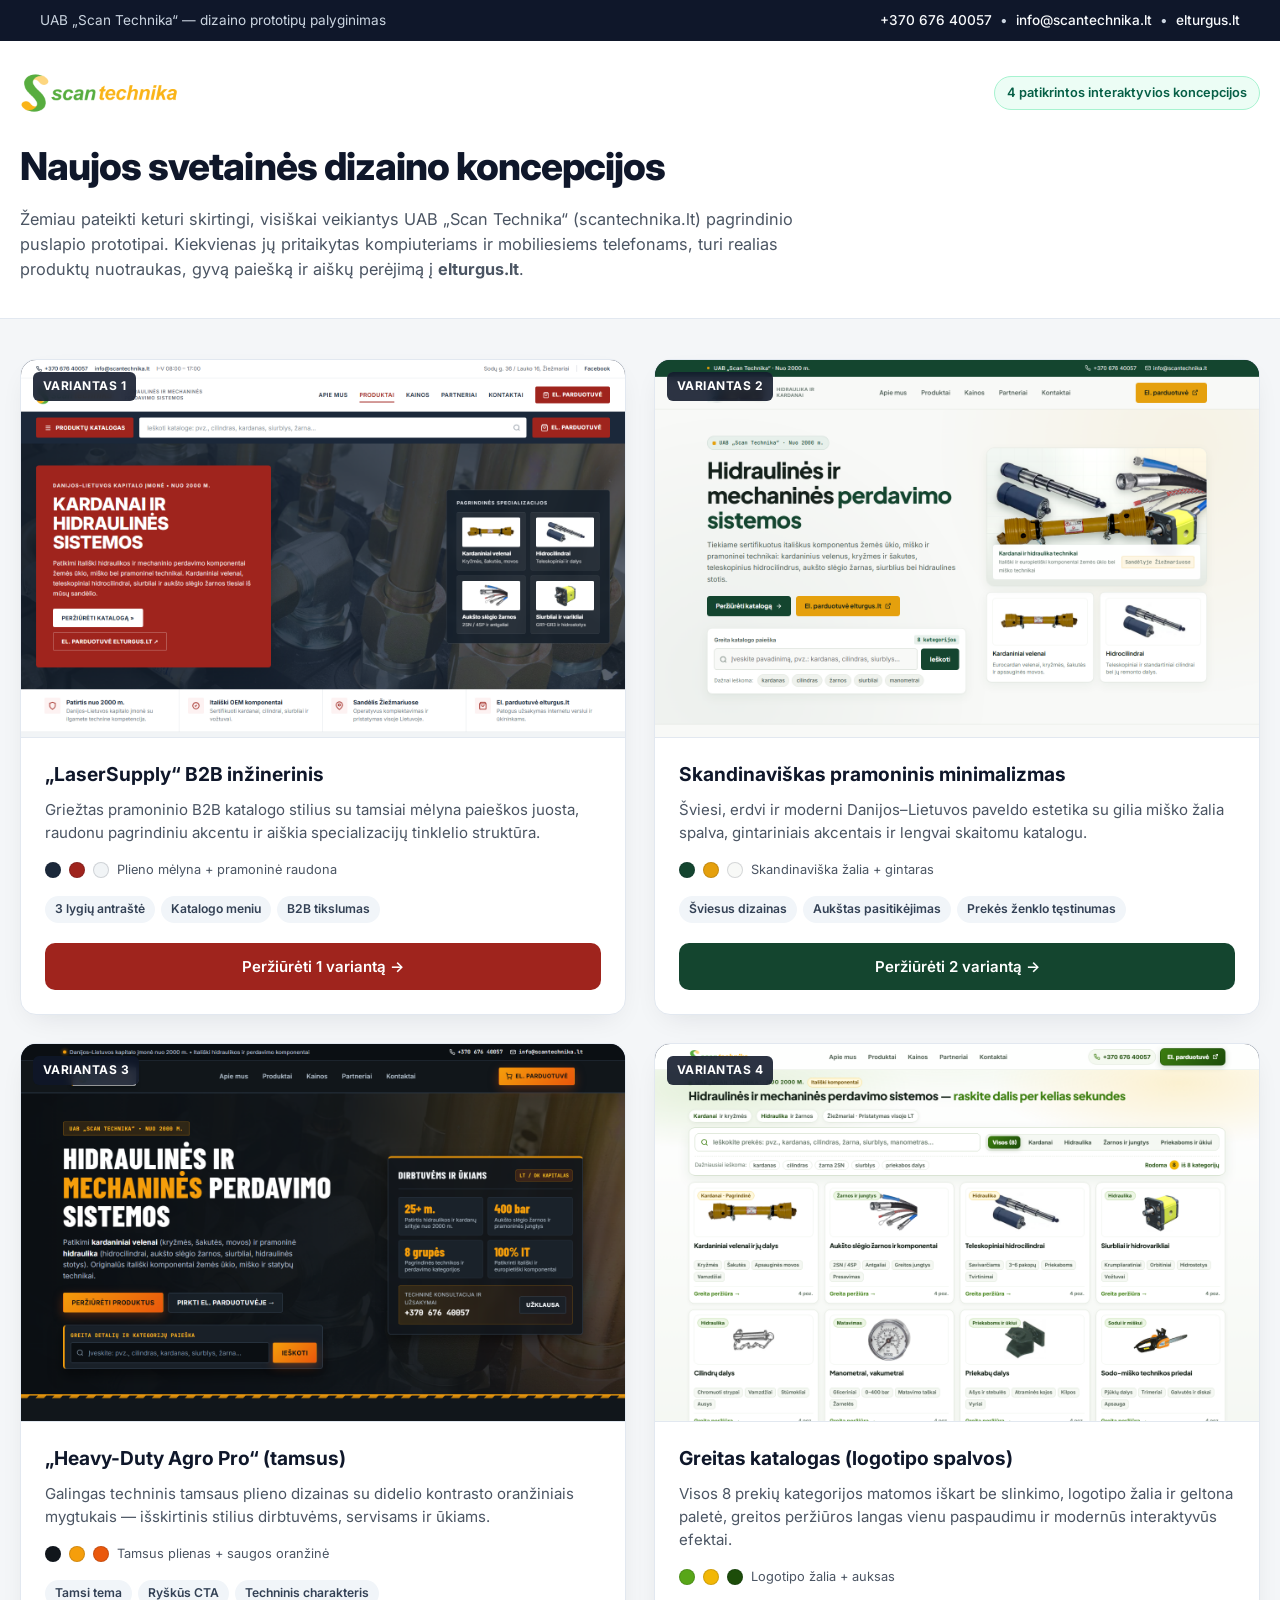
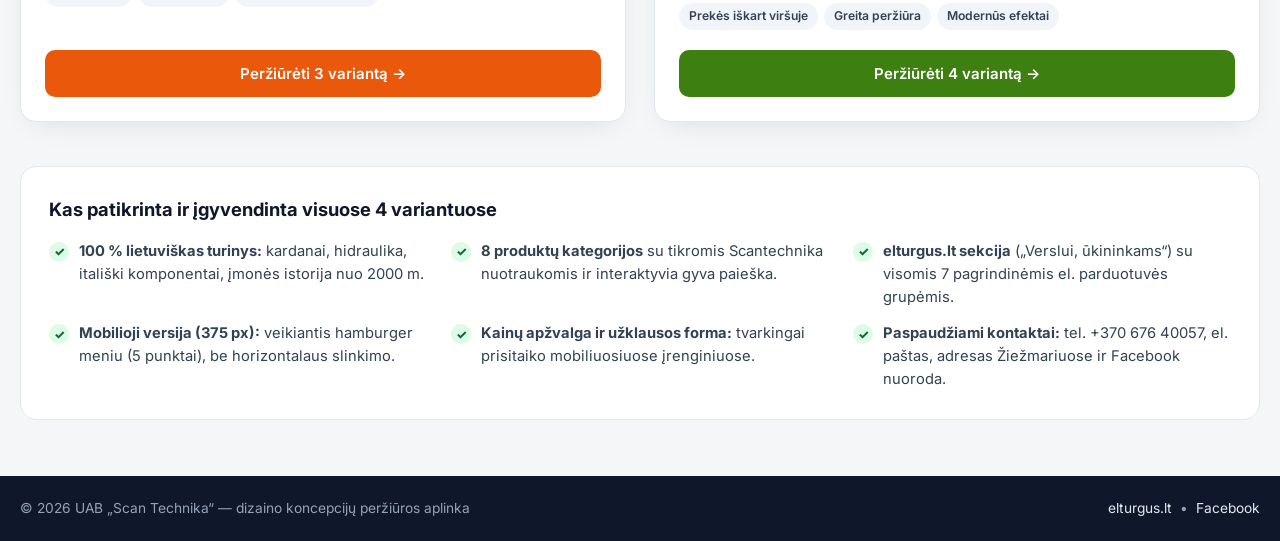
<file: index.html>
<!DOCTYPE html>
<html lang="lt">
<head>
  <meta charset="UTF-8">
  <meta name="viewport" content="width=device-width, initial-scale=1.0">
  <title>UAB „Scan Technika“ — Svetainės dizaino koncepcijos (2026)</title>
  <link rel="preconnect" href="https://fonts.googleapis.com">
  <link rel="preconnect" href="https://fonts.gstatic.com" crossorigin>
  <link href="https://fonts.googleapis.com/css2?family=Inter:wght@400;500;600;700;800&display=swap" rel="stylesheet">
  <style>
    :root {
      --bg: #f4f6f8;
      --surface: #ffffff;
      --text: #111827;
      --muted: #4b5563;
      --border: #e2e8f0;
      --accent: #14452f;
      --accent-hover: #0f3624;
      --radius: 16px;
      --shadow: 0 10px 30px -12px rgba(15, 23, 42, 0.12);
      --shadow-hover: 0 20px 40px -15px rgba(15, 23, 42, 0.2);
    }

    * {
      box-sizing: border-box;
      margin: 0;
      padding: 0;
    }

    body {
      font-family: 'Inter', -apple-system, BlinkMacSystemFont, 'Segoe UI', Roboto, sans-serif;
      background: var(--bg);
      color: var(--text);
      line-height: 1.55;
      min-height: 100vh;
      display: flex;
      flex-direction: column;
    }

    .topbar {
      background: #0f172a;
      color: #cbd5e1;
      font-size: 0.85rem;
      padding: 10px 20px;
    }

    .container {
      width: 100%;
      max-width: 1320px;
      margin: 0 auto;
      padding: 0 20px;
    }

    .topbar-inner {
      display: flex;
      flex-wrap: wrap;
      justify-content: space-between;
      align-items: center;
      gap: 8px 16px;
    }

    .topbar a {
      color: #f8fafc;
      text-decoration: none;
      font-weight: 500;
    }

    .topbar a:hover {
      text-decoration: underline;
    }

    header.hero {
      background: var(--surface);
      border-bottom: 1px solid var(--border);
      padding: 32px 0 36px;
    }

    .hero-top {
      display: flex;
      flex-wrap: wrap;
      align-items: center;
      justify-content: space-between;
      gap: 16px;
      margin-bottom: 24px;
    }

    .brand {
      display: flex;
      align-items: center;
      gap: 14px;
    }

    .brand img {
      height: 40px;
      width: auto;
      display: block;
    }

    .badge {
      display: inline-flex;
      align-items: center;
      gap: 6px;
      background: #ecfdf5;
      color: #065f46;
      border: 1px solid #a7f3d0;
      padding: 6px 12px;
      border-radius: 999px;
      font-size: 0.8rem;
      font-weight: 600;
    }

    .hero h1 {
      font-size: clamp(1.75rem, 3vw, 2.5rem);
      font-weight: 800;
      letter-spacing: -0.025em;
      color: #0f172a;
      margin-bottom: 10px;
    }

    .hero p {
      max-width: 780px;
      color: var(--muted);
      font-size: 1.02rem;
    }

    main {
      flex: 1;
      padding: 40px 0 56px;
    }

    .grid {
      display: grid;
      grid-template-columns: repeat(2, minmax(0, 1fr));
      gap: 28px;
      margin-bottom: 44px;
    }

    .card {
      background: var(--surface);
      border: 1px solid var(--border);
      border-radius: var(--radius);
      overflow: hidden;
      box-shadow: var(--shadow);
      display: flex;
      flex-direction: column;
      transition: transform 0.2s ease, box-shadow 0.2s ease;
    }

    .card:hover {
      transform: translateY(-4px);
      box-shadow: var(--shadow-hover);
    }

    .preview-link {
      display: block;
      position: relative;
      background: #0f172a;
      aspect-ratio: 16 / 10;
      overflow: hidden;
      border-bottom: 1px solid var(--border);
    }

    .preview-link img {
      width: 100%;
      height: 100%;
      object-fit: cover;
      object-position: top center;
      display: block;
      transition: transform 0.35s ease;
    }

    .card:hover .preview-link img {
      transform: scale(1.03);
    }

    .variant-num {
      position: absolute;
      top: 12px;
      left: 12px;
      background: rgba(15, 23, 42, 0.88);
      color: #ffffff;
      font-size: 0.75rem;
      font-weight: 700;
      letter-spacing: 0.04em;
      text-transform: uppercase;
      padding: 5px 10px;
      border-radius: 6px;
      backdrop-filter: blur(4px);
    }

    .card-body {
      padding: 22px 24px 24px;
      display: flex;
      flex-direction: column;
      flex: 1;
    }

    .card-title {
      font-size: 1.2rem;
      font-weight: 700;
      color: #0f172a;
      margin-bottom: 8px;
    }

    .card-desc {
      color: var(--muted);
      font-size: 0.94rem;
      margin-bottom: 16px;
    }

    .swatches {
      display: flex;
      align-items: center;
      gap: 8px;
      margin-bottom: 16px;
      font-size: 0.8rem;
      color: var(--muted);
    }

    .dot {
      width: 16px;
      height: 16px;
      border-radius: 50%;
      border: 1px solid rgba(15, 23, 42, 0.15);
      display: inline-block;
      flex-shrink: 0;
    }

    .tags {
      display: flex;
      flex-wrap: wrap;
      gap: 6px;
      margin-bottom: 20px;
    }

    .tag {
      font-size: 0.76rem;
      font-weight: 600;
      color: #334155;
      background: #f1f5f9;
      padding: 4px 10px;
      border-radius: 999px;
    }

    .card-actions {
      margin-top: auto;
      display: flex;
      gap: 10px;
    }

    .btn {
      display: inline-flex;
      align-items: center;
      justify-content: center;
      gap: 8px;
      width: 100%;
      padding: 12px 18px;
      border-radius: 10px;
      font-size: 0.94rem;
      font-weight: 600;
      text-decoration: none;
      transition: background 0.18s ease, transform 0.15s ease;
    }

    .btn-v1 {
      background: #9f241d;
      color: #ffffff;
    }
    .btn-v1:hover { background: #831d17; }

    .btn-v2 {
      background: #14452f;
      color: #ffffff;
    }
    .btn-v2:hover { background: #0f3624; }

    .btn-v3 {
      background: #ea580c;
      color: #ffffff;
    }
    .btn-v3:hover { background: #c2410c; }

    .btn-v4 {
      background: #3d7f10;
      color: #ffffff;
    }
    .btn-v4:hover { background: #2d620b; }

    .checklist {
      background: var(--surface);
      border: 1px solid var(--border);
      border-radius: var(--radius);
      padding: 28px;
    }

    .checklist h2 {
      font-size: 1.15rem;
      font-weight: 700;
      margin-bottom: 16px;
      color: #0f172a;
    }

    .checklist-grid {
      display: grid;
      grid-template-columns: repeat(3, minmax(0, 1fr));
      gap: 14px 24px;
    }

    .check-item {
      display: flex;
      align-items: flex-start;
      gap: 10px;
      font-size: 0.92rem;
      color: #334155;
    }

    .check-icon {
      width: 20px;
      height: 20px;
      border-radius: 50%;
      background: #dcfce7;
      color: #166534;
      display: inline-flex;
      align-items: center;
      justify-content: center;
      font-size: 0.78rem;
      font-weight: 800;
      flex-shrink: 0;
      margin-top: 2px;
    }

    footer {
      background: #0f172a;
      color: #94a3b8;
      padding: 22px 0;
      font-size: 0.86rem;
    }

    .footer-inner {
      display: flex;
      flex-wrap: wrap;
      justify-content: space-between;
      align-items: center;
      gap: 12px;
    }

    footer a {
      color: #e2e8f0;
      text-decoration: none;
    }

    footer a:hover {
      text-decoration: underline;
    }

    @media (max-width: 1024px) {
      .grid {
        grid-template-columns: repeat(2, minmax(0, 1fr));
      }
      .checklist-grid {
        grid-template-columns: repeat(2, minmax(0, 1fr));
      }
    }

    @media (max-width: 680px) {
      .grid,
      .checklist-grid {
        grid-template-columns: 1fr;
      }
      header.hero {
        padding: 24px 0 28px;
      }
      main {
        padding: 28px 0 40px;
      }
      .checklist {
        padding: 20px;
      }
    }
  </style>
</head>
<body>
  <div class="topbar">
    <div class="container topbar-inner">
      <span>UAB „Scan Technika“ — dizaino prototipų palyginimas</span>
      <div>
        <a href="tel:+37067640057">+370 676 40057</a> &nbsp;•&nbsp;
        <a href="mailto:info@scantechnika.lt">info@scantechnika.lt</a> &nbsp;•&nbsp;
        <a href="https://www.elturgus.lt/" target="_blank" rel="noopener">elturgus.lt</a>
      </div>
    </div>
  </div>

  <header class="hero">
    <div class="container">
      <div class="hero-top">
        <div class="brand">
          <img src="variant-1-lasersupply/assets/logo.png" alt="UAB Scan Technika logotipas">
        </div>
        <span class="badge">4 patikrintos interaktyvios koncepcijos</span>
      </div>
      <h1>Naujos svetainės dizaino koncepcijos</h1>
      <p>
        Žemiau pateikti keturi skirtingi, visiškai veikiantys UAB „Scan Technika“ (scantechnika.lt) pagrindinio puslapio prototipai.
        Kiekvienas jų pritaikytas kompiuteriams ir mobiliesiems telefonams, turi realias produktų nuotraukas, gyvą paiešką ir aiškų perėjimą į <strong>elturgus.lt</strong>.
      </p>
    </div>
  </header>

  <main>
    <div class="container">
      <section class="grid" aria-label="Dizaino variantai">
        <!-- Variant 1 -->
        <article class="card">
          <a class="preview-link" href="variant-1-lasersupply/index.html" target="_blank" rel="noopener">
            <img src="previews/variant-1-desktop.png" alt="1 variantas — LaserSupply B2B inžinerinis dizainas">
            <span class="variant-num">Variantas 1</span>
          </a>
          <div class="card-body">
            <h2 class="card-title">„LaserSupply“ B2B inžinerinis</h2>
            <p class="card-desc">
              Griežtas pramoninio B2B katalogo stilius su tamsiai mėlyna paieškos juosta, raudonu pagrindiniu akcentu ir aiškia specializacijų tinklelio struktūra.
            </p>
            <div class="swatches">
              <span class="dot" style="background:#1b283a" title="#1b283a"></span>
              <span class="dot" style="background:#9f241d" title="#9f241d"></span>
              <span class="dot" style="background:#f1f4f6" title="#f1f4f6"></span>
              <span>Plieno mėlyna + pramoninė raudona</span>
            </div>
            <div class="tags">
              <span class="tag">3 lygių antraštė</span>
              <span class="tag">Katalogo meniu</span>
              <span class="tag">B2B tikslumas</span>
            </div>
            <div class="card-actions">
              <a class="btn btn-v1" href="variant-1-lasersupply/index.html" target="_blank" rel="noopener">
                Peržiūrėti 1 variantą →
              </a>
            </div>
          </div>
        </article>

        <!-- Variant 2 -->
        <article class="card">
          <a class="preview-link" href="variant-2-nordic/index.html" target="_blank" rel="noopener">
            <img src="previews/variant-2-desktop.png" alt="2 variantas — Skandinaviškas pramoninis minimalizmas">
            <span class="variant-num">Variantas 2</span>
          </a>
          <div class="card-body">
            <h2 class="card-title">Skandinaviškas pramoninis minimalizmas</h2>
            <p class="card-desc">
              Šviesi, erdvi ir moderni Danijos–Lietuvos paveldo estetika su gilia miško žalia spalva, gintariniais akcentais ir lengvai skaitomu katalogu.
            </p>
            <div class="swatches">
              <span class="dot" style="background:#14452f" title="#14452f"></span>
              <span class="dot" style="background:#e5a00d" title="#e5a00d"></span>
              <span class="dot" style="background:#f8f9f7" title="#f8f9f7"></span>
              <span>Skandinaviška žalia + gintaras</span>
            </div>
            <div class="tags">
              <span class="tag">Šviesus dizainas</span>
              <span class="tag">Aukštas pasitikėjimas</span>
              <span class="tag">Prekės ženklo tęstinumas</span>
            </div>
            <div class="card-actions">
              <a class="btn btn-v2" href="variant-2-nordic/index.html" target="_blank" rel="noopener">
                Peržiūrėti 2 variantą →
              </a>
            </div>
          </div>
        </article>

        <!-- Variant 3 -->
        <article class="card">
          <a class="preview-link" href="variant-3-agro-pro/index.html" target="_blank" rel="noopener">
            <img src="previews/variant-3-desktop.png" alt="3 variantas — Heavy-Duty Agro Pro tamsus dizainas">
            <span class="variant-num">Variantas 3</span>
          </a>
          <div class="card-body">
            <h2 class="card-title">„Heavy-Duty Agro Pro“ (tamsus)</h2>
            <p class="card-desc">
              Galingas techninis tamsaus plieno dizainas su didelio kontrasto oranžiniais mygtukais — išskirtinis stilius dirbtuvėms, servisams ir ūkiams.
            </p>
            <div class="swatches">
              <span class="dot" style="background:#11161b" title="#11161b"></span>
              <span class="dot" style="background:#f59e0b" title="#f59e0b"></span>
              <span class="dot" style="background:#ea580c" title="#ea580c"></span>
              <span>Tamsus plienas + saugos oranžinė</span>
            </div>
            <div class="tags">
              <span class="tag">Tamsi tema</span>
              <span class="tag">Ryškūs CTA</span>
              <span class="tag">Techninis charakteris</span>
            </div>
            <div class="card-actions">
              <a class="btn btn-v3" href="variant-3-agro-pro/index.html" target="_blank" rel="noopener">
                Peržiūrėti 3 variantą →
              </a>
            </div>
          </div>
        </article>

        <!-- Variant 4 -->
        <article class="card">
          <a class="preview-link" href="variant-4-fast-catalog/index.html" target="_blank" rel="noopener">
            <img src="previews/variant-4-desktop.png" alt="4 variantas — Greito prekių radimo katalogas su logotipo spalvomis">
            <span class="variant-num">Variantas 4</span>
          </a>
          <div class="card-body">
            <h2 class="card-title">Greitas katalogas (logotipo spalvos)</h2>
            <p class="card-desc">
              Visos 8 prekių kategorijos matomos iškart be slinkimo, logotipo žalia ir geltona paletė, greitos peržiūros langas vienu paspaudimu ir modernūs interaktyvūs efektai.
            </p>
            <div class="swatches">
              <span class="dot" style="background:#58a618" title="#58a618"></span>
              <span class="dot" style="background:#f2b705" title="#f2b705"></span>
              <span class="dot" style="background:#1d4d0a" title="#1d4d0a"></span>
              <span>Logotipo žalia + auksas</span>
            </div>
            <div class="tags">
              <span class="tag">Prekės iškart viršuje</span>
              <span class="tag">Greita peržiūra</span>
              <span class="tag">Modernūs efektai</span>
            </div>
            <div class="card-actions">
              <a class="btn btn-v4" href="variant-4-fast-catalog/index.html" target="_blank" rel="noopener">
                Peržiūrėti 4 variantą →
              </a>
            </div>
          </div>
        </article>
      </section>

      <section class="checklist" aria-label="Bendra visų variantų funkcionalumo santrauka">
        <h2>Kas patikrinta ir įgyvendinta visuose 4 variantuose</h2>
        <div class="checklist-grid">
          <div class="check-item">
            <span class="check-icon">✓</span>
            <span><strong>100 % lietuviškas turinys:</strong> kardanai, hidraulika, itališki komponentai, įmonės istorija nuo 2000 m.</span>
          </div>
          <div class="check-item">
            <span class="check-icon">✓</span>
            <span><strong>8 produktų kategorijos</strong> su tikromis Scantechnika nuotraukomis ir interaktyvia gyva paieška.</span>
          </div>
          <div class="check-item">
            <span class="check-icon">✓</span>
            <span><strong>elturgus.lt sekcija</strong> („Verslui, ūkininkams“) su visomis 7 pagrindinėmis el. parduotuvės grupėmis.</span>
          </div>
          <div class="check-item">
            <span class="check-icon">✓</span>
            <span><strong>Mobilioji versija (375 px):</strong> veikiantis hamburger meniu (5 punktai), be horizontalaus slinkimo.</span>
          </div>
          <div class="check-item">
            <span class="check-icon">✓</span>
            <span><strong>Kainų apžvalga ir užklausos forma:</strong> tvarkingai prisitaiko mobiliuosiuose įrenginiuose.</span>
          </div>
          <div class="check-item">
            <span class="check-icon">✓</span>
            <span><strong>Paspaudžiami kontaktai:</strong> tel. +370 676 40057, el. paštas, adresas Žiežmariuose ir Facebook nuoroda.</span>
          </div>
        </div>
      </section>
    </div>
  </main>

  <footer>
    <div class="container footer-inner">
      <span>© 2026 UAB „Scan Technika“ — dizaino koncepcijų peržiūros aplinka</span>
      <span>
        <a href="https://www.elturgus.lt/" target="_blank" rel="noopener">elturgus.lt</a> &nbsp;•&nbsp;
        <a href="https://www.facebook.com/mindaugas.simkunas" target="_blank" rel="noopener">Facebook</a>
      </span>
    </div>
  </footer>
</body>
</html>
</file>
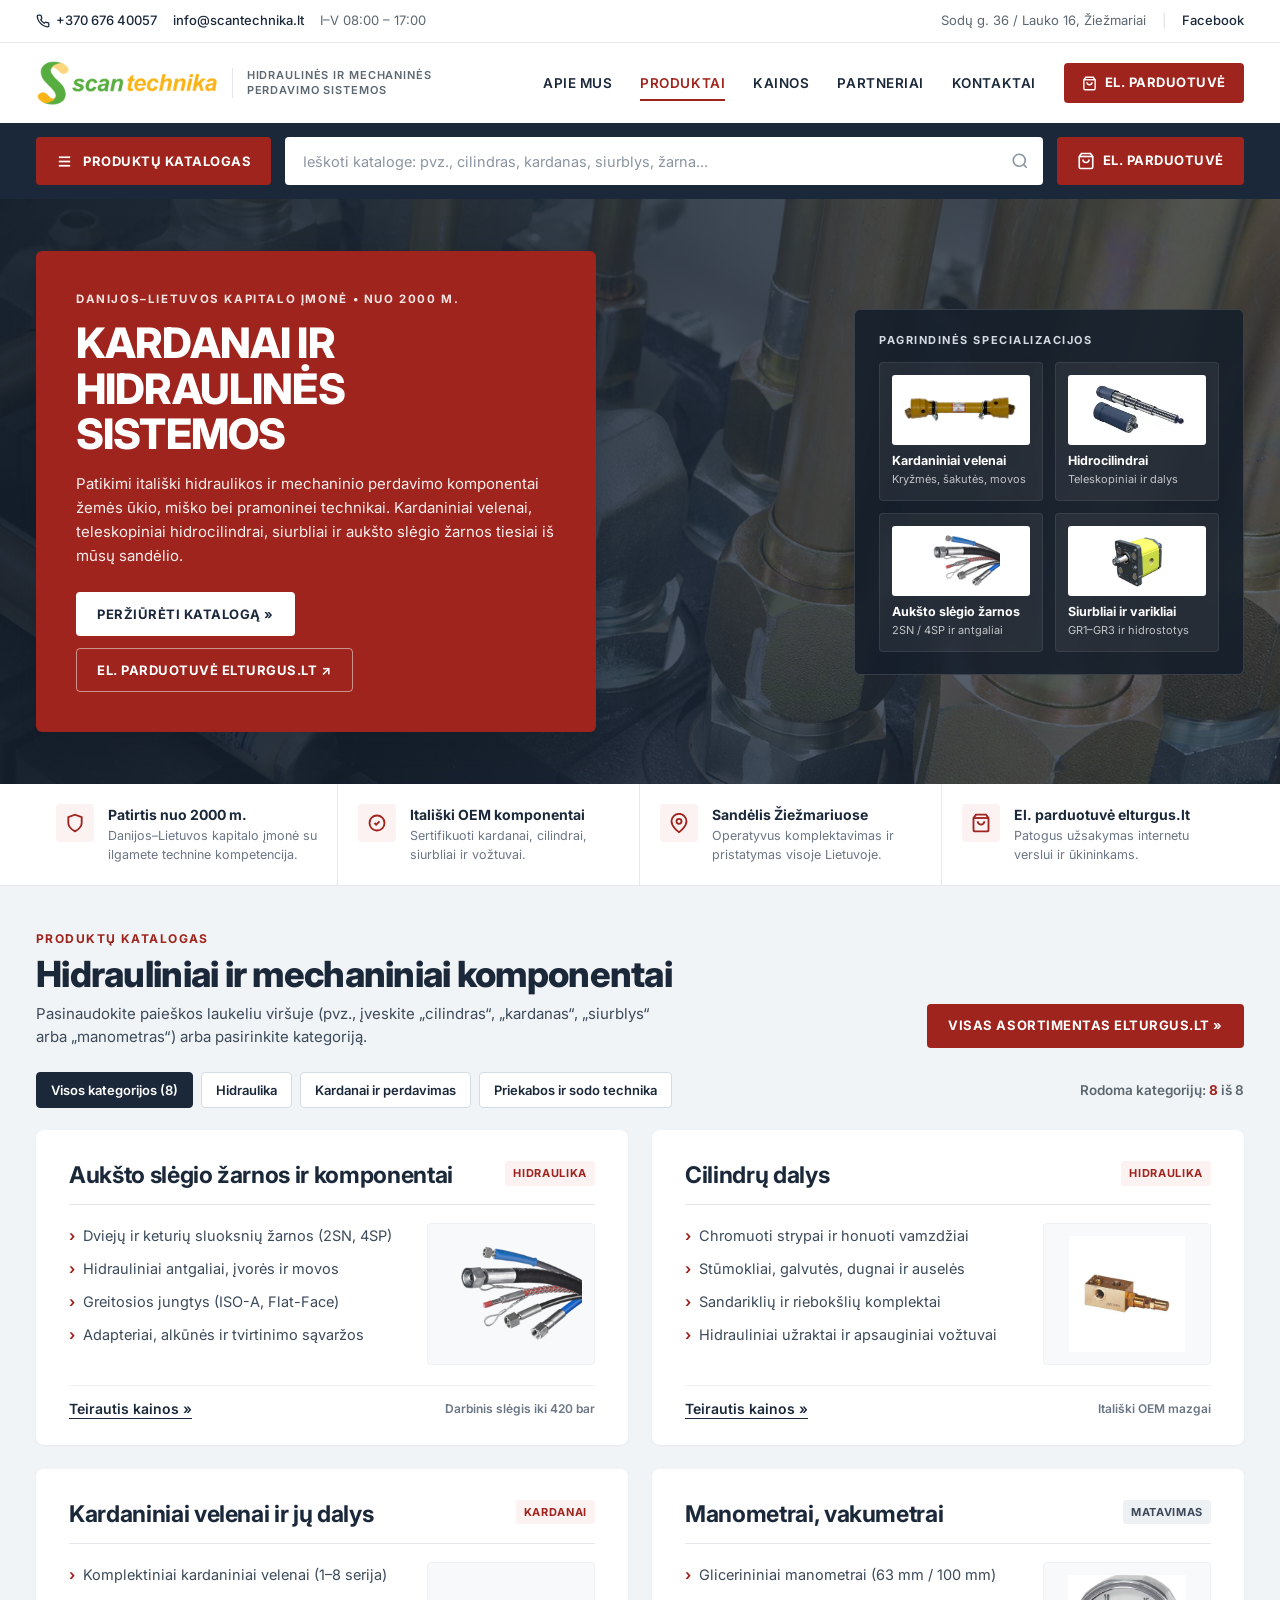
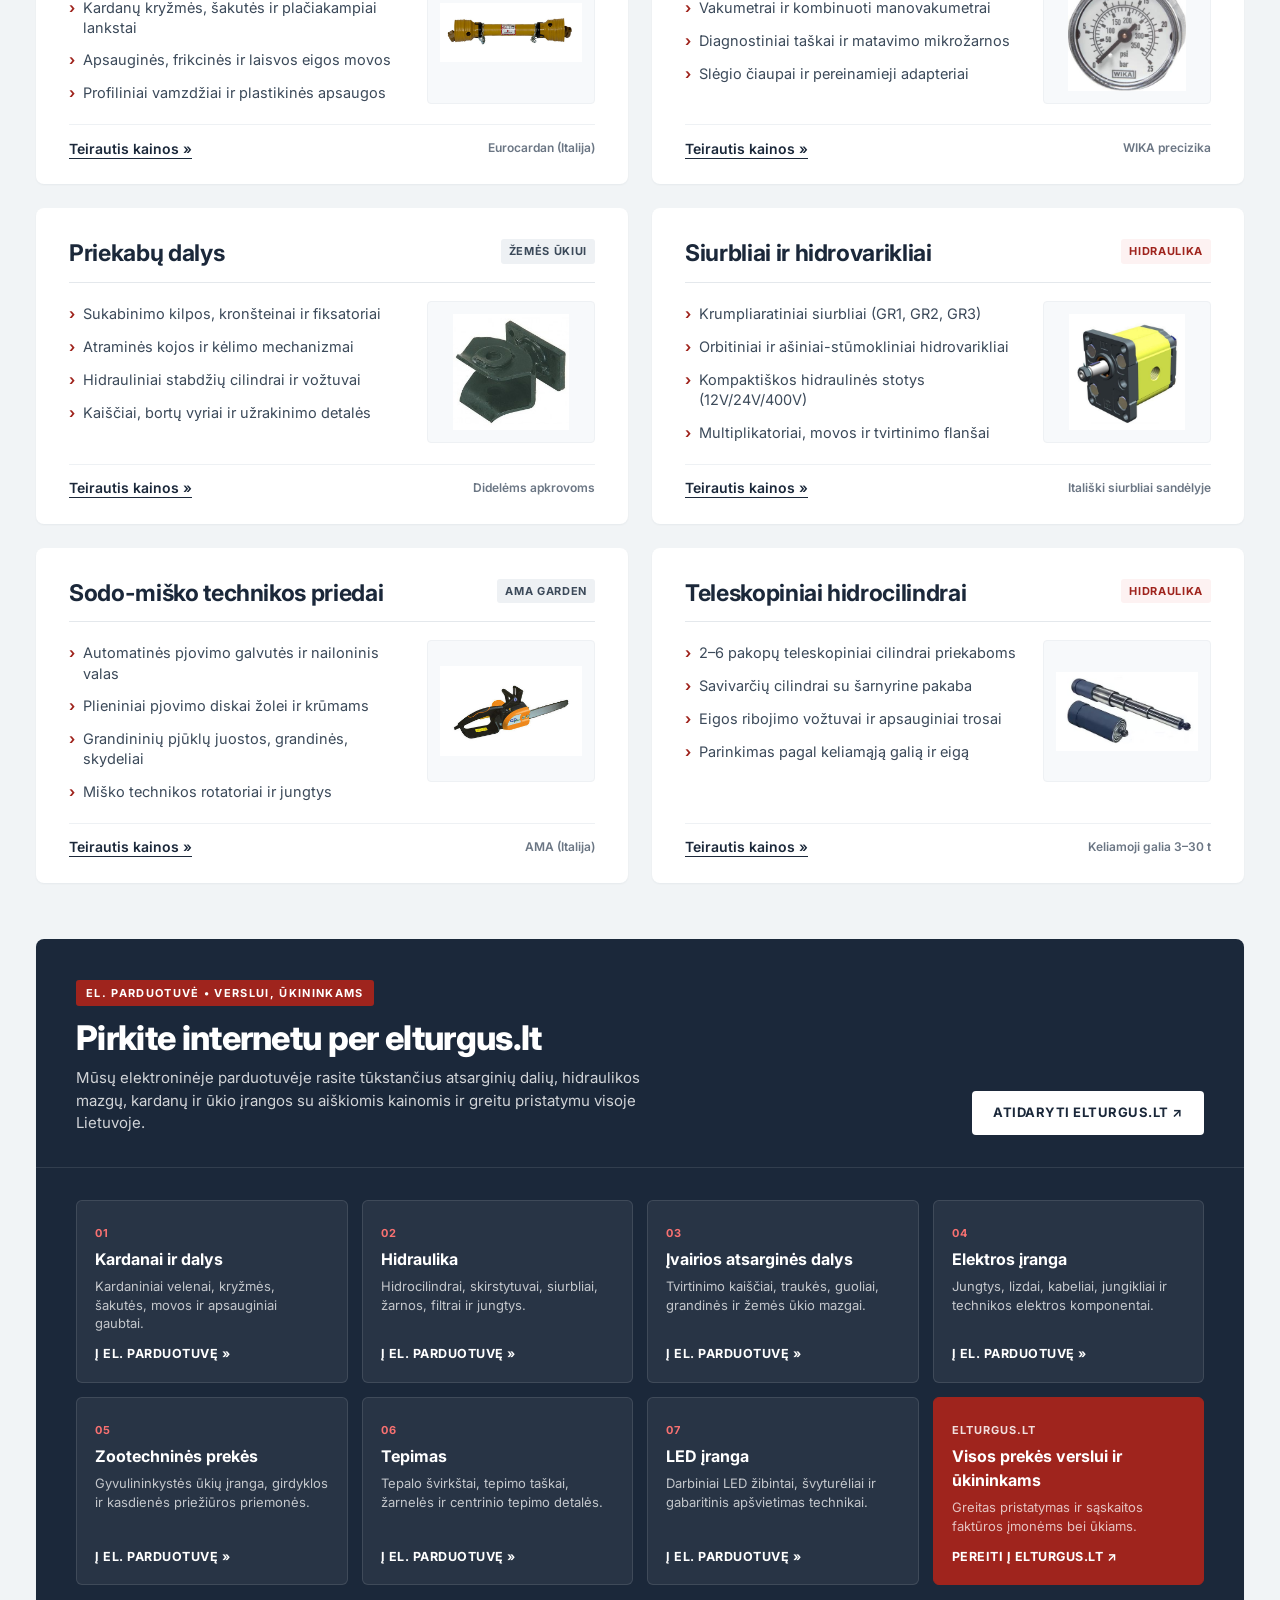
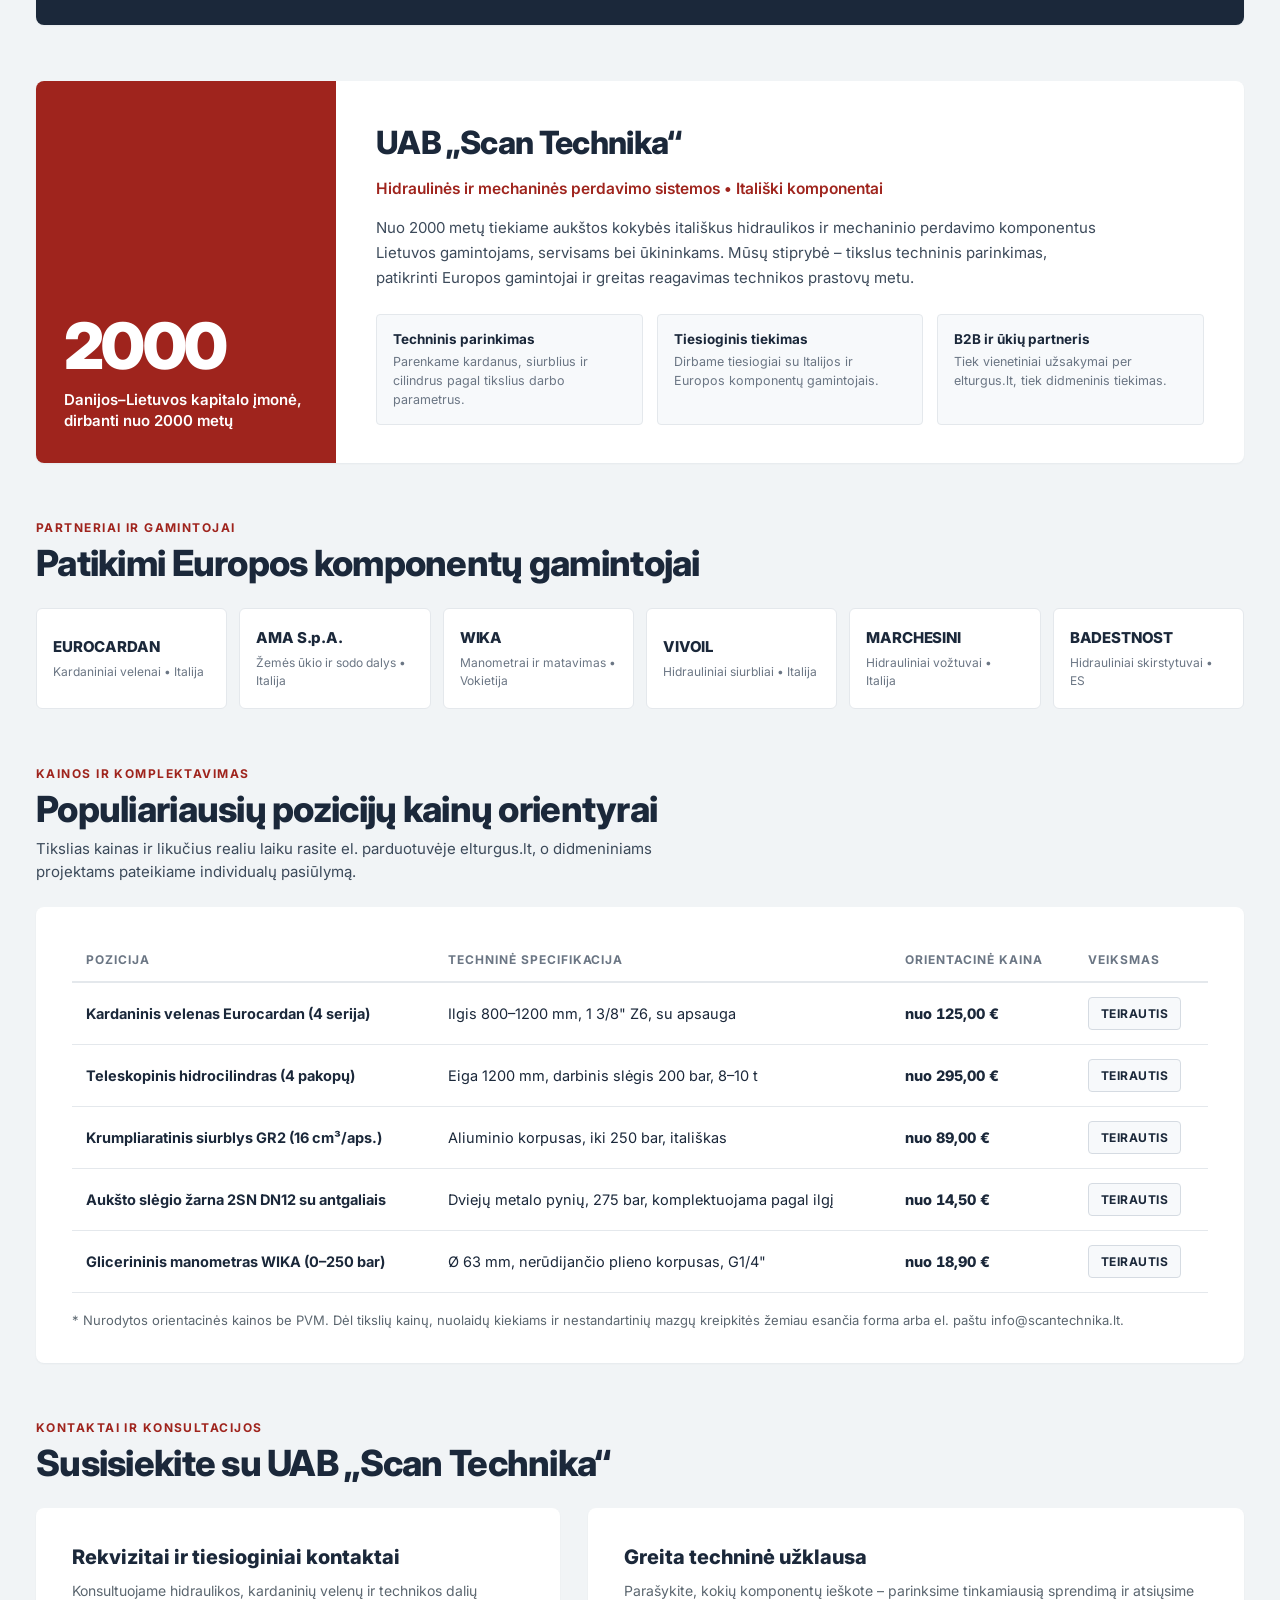
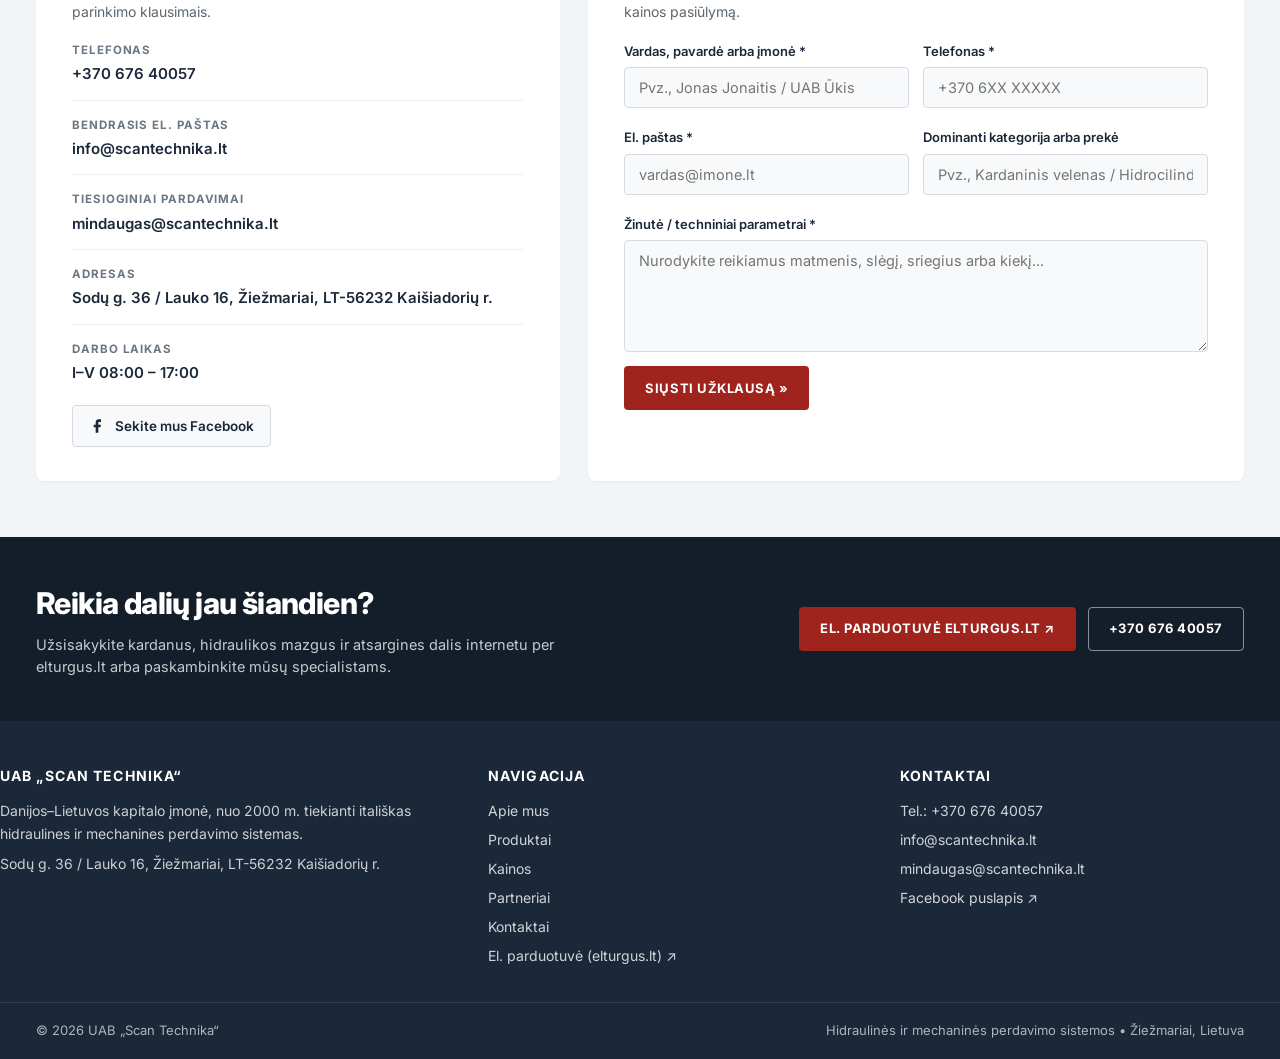
<file: variant-1-lasersupply/index.html>
<!DOCTYPE html>
<html lang="lt">
<head>
  <meta charset="UTF-8" />
  <meta name="viewport" content="width=device-width, initial-scale=1.0" />
  <title>UAB „Scan Technika“ — Hidraulinės ir mechaninės perdavimo sistemos | Kardanai ir hidraulika</title>
  <meta name="description" content="UAB „Scan Technika“ — Danijos–Lietuvos kapitalo įmonė nuo 2000 m. Itališki hidraulikos komponentai, kardaniniai velenai, teleskopiniai hidrocilindrai, siurbliai ir žarnos." />
  <link rel="preconnect" href="https://fonts.googleapis.com" />
  <link rel="preconnect" href="https://fonts.gstatic.com" crossorigin />
  <link href="https://fonts.googleapis.com/css2?family=Inter:wght@400;500;600;700;800;900&display=swap" rel="stylesheet" />
  <link rel="stylesheet" href="styles.css" />
</head>
<body>

  <!-- =====================================================================
       3-TIER HEADER (LaserSupply Precision B2B Architecture)
       ===================================================================== -->
  <header class="site-header">
    <!-- Tier 1: Utility Bar -->
    <div class="utility-bar">
      <div class="container utility-bar__inner">
        <div class="utility-bar__left">
          <a href="tel:+37067640057" class="utility-bar__link">
            <svg width="14" height="14" viewBox="0 0 24 24" fill="none" stroke="currentColor" stroke-width="2.2" aria-hidden="true"><path d="M22 16.92v3a2 2 0 0 1-2.18 2 19.79 19.79 0 0 1-8.63-3.07 19.5 19.5 0 0 1-6-6 19.79 19.79 0 0 1-3.07-8.67A2 2 0 0 1 4.11 2h3a2 2 0 0 1 2 1.72c.127.96.361 1.903.7 2.81a2 2 0 0 1-.45 2.11L8.09 9.91a16 16 0 0 0 6 6l1.27-1.27a2 2 0 0 1 2.11-.45c.907.339 1.85.573 2.81.7A2 2 0 0 1 22 16.92z"/></svg>
            +370 676 40057
          </a>
          <a href="mailto:info@scantechnika.lt" class="utility-bar__link">info@scantechnika.lt</a>
          <span class="utility-bar__meta hide-mobile">I–V 08:00 – 17:00</span>
        </div>
        <div class="utility-bar__right hide-mobile">
          <span class="utility-bar__meta">Sodų g. 36 / Lauko 16, Žiežmariai</span>
          <span class="utility-bar__sep">|</span>
          <a href="https://www.facebook.com/mindaugas.simkunas" target="_blank" rel="noopener noreferrer" class="utility-bar__link">Facebook</a>
        </div>
      </div>
    </div>

    <!-- Tier 2: Brand & Primary Navigation -->
    <div class="brand-bar">
      <div class="container brand-bar__inner">
        <a href="#" class="brand-logo" aria-label="UAB Scan Technika pradžia">
          <img src="assets/logo.png" alt="UAB „Scan Technika“ logotipas" class="brand-logo__img" />
          <span class="brand-logo__tagline">Hidraulinės ir mechaninės perdavimo sistemos</span>
        </a>

        <nav class="main-nav" aria-label="Pagrindinė navigacija">
          <a href="#apie-mus" class="main-nav__link">Apie mus</a>
          <a href="#produktai" class="main-nav__link is-active">Produktai</a>
          <a href="#kainos" class="main-nav__link">Kainos</a>
          <a href="#partneriai" class="main-nav__link">Partneriai</a>
          <a href="#kontaktai" class="main-nav__link">Kontaktai</a>
          <a href="https://www.elturgus.lt/" target="_blank" rel="noopener noreferrer" class="nav-eshop-btn">
            <svg width="15" height="15" viewBox="0 0 24 24" fill="none" stroke="currentColor" stroke-width="2.2" aria-hidden="true"><path d="M6 2 3 6v14a2 2 0 0 0 2 2h14a2 2 0 0 0 2-2V6l-3-4Z"/><path d="M3 6h18"/><path d="M16 10a4 4 0 0 1-8 0"/></svg>
            El. parduotuvė
          </a>
        </nav>

        <button
          type="button"
          id="mobile-menu-toggle"
          class="mobile-toggle"
          aria-expanded="false"
          aria-controls="mobile-drawer"
          aria-label="Atidaryti meniu"
        >
          <svg width="18" height="18" viewBox="0 0 24 24" fill="none" stroke="currentColor" stroke-width="2.2" aria-hidden="true"><path d="M4 6h16"/><path d="M4 12h16"/><path d="M4 18h16"/></svg>
          Meniu
        </button>
      </div>

      <!-- Mobile Navigation Drawer -->
      <div id="mobile-drawer" class="mobile-drawer">
        <div class="container">
          <nav class="mobile-drawer__nav" aria-label="Mobilioji navigacija">
            <a href="#apie-mus" class="mobile-drawer__link">Apie mus <span>›</span></a>
            <a href="#produktai" class="mobile-drawer__link">Produktai <span>›</span></a>
            <a href="#kainos" class="mobile-drawer__link">Kainos <span>›</span></a>
            <a href="#partneriai" class="mobile-drawer__link">Partneriai <span>›</span></a>
            <a href="#kontaktai" class="mobile-drawer__link">Kontaktai <span>›</span></a>
          </nav>
          <a href="https://www.elturgus.lt/" target="_blank" rel="noopener noreferrer" class="nav-eshop-btn mobile-drawer__cta">
            El. parduotuvė elturgus.lt ↗
          </a>
          <div class="mobile-drawer__contacts">
            <a href="tel:+37067640057">Tel.: +370 676 40057</a>
            <a href="mailto:info@scantechnika.lt">El. paštas: info@scantechnika.lt</a>
            <span>Sodų g. 36 / Lauko 16, Žiežmariai</span>
          </div>
        </div>
      </div>
    </div>

    <!-- Tier 3: Dark Navy Command Bar (Catalog + Live Search + E-Shop CTA) -->
    <div class="command-bar">
      <div class="container command-bar__inner">
        <div class="catalog-menu-wrap">
          <button
            type="button"
            id="catalog-dropdown-btn"
            class="catalog-btn"
            aria-expanded="false"
            aria-controls="catalog-dropdown"
          >
            <svg width="17" height="17" viewBox="0 0 24 24" fill="none" stroke="currentColor" stroke-width="2.4" aria-hidden="true"><path d="M4 6h16"/><path d="M4 12h16"/><path d="M4 18h16"/></svg>
            <span class="catalog-btn__label">Produktų katalogas</span>
          </button>

          <div id="catalog-dropdown" class="catalog-dropdown" role="menu">
            <button type="button" class="catalog-dropdown__item" data-jump-cat="Aukšto slėgio žarnos">Aukšto slėgio žarnos ir komponentai <span>›</span></button>
            <button type="button" class="catalog-dropdown__item" data-jump-cat="Cilindrų dalys">Cilindrų dalys <span>›</span></button>
            <button type="button" class="catalog-dropdown__item" data-jump-cat="Kardaniniai velenai">Kardaniniai velenai ir jų dalys <span>›</span></button>
            <button type="button" class="catalog-dropdown__item" data-jump-cat="Manometrai">Manometrai, vakumetrai <span>›</span></button>
            <button type="button" class="catalog-dropdown__item" data-jump-cat="Priekabų dalys">Priekabų dalys <span>›</span></button>
            <button type="button" class="catalog-dropdown__item" data-jump-cat="Siurbliai">Siurbliai ir hidrovarikliai <span>›</span></button>
            <button type="button" class="catalog-dropdown__item" data-jump-cat="Sodo-miško">Sodo-miško technikos priedai <span>›</span></button>
            <button type="button" class="catalog-dropdown__item" data-jump-cat="Teleskopiniai">Teleskopiniai hidrocilindrai <span>›</span></button>
          </div>
        </div>

        <form class="search-form" role="search">
          <label for="catalog-search" class="sr-only">Ieškoti produktų kataloge</label>
          <input
            type="search"
            id="catalog-search"
            class="search-input"
            placeholder="Ieškoti kataloge: pvz., cilindras, kardanas, siurblys, žarna..."
            autocomplete="off"
          />
          <button type="button" id="search-clear-btn" class="search-clear" aria-label="Išvalyti paiešką">×</button>
          <svg class="search-icon" width="18" height="18" viewBox="0 0 24 24" fill="none" stroke="currentColor" stroke-width="2.2" aria-hidden="true"><circle cx="11" cy="11" r="8"/><path d="m21 21-4.3-4.3"/></svg>
        </form>

        <a
          href="https://www.elturgus.lt/"
          target="_blank"
          rel="noopener noreferrer"
          class="command-eshop-btn"
          aria-label="Atidaryti el. parduotuvę elturgus.lt"
        >
          <svg width="18" height="18" viewBox="0 0 24 24" fill="none" stroke="currentColor" stroke-width="2.2" aria-hidden="true"><path d="M6 2 3 6v14a2 2 0 0 0 2 2h14a2 2 0 0 0 2-2V6l-3-4Z"/><path d="M3 6h18"/><path d="M16 10a4 4 0 0 1-8 0"/></svg>
          <span class="command-eshop-btn__label">El. parduotuvė</span>
        </a>
      </div>
    </div>
  </header>

  <!-- =====================================================================
       HERO SECTION (Crimson Precision Card + Real Hydraulic Photography)
       ===================================================================== -->
  <section class="hero">
    <img src="assets/hero-hydraulics.jpg" alt="Aukšto slėgio hidrauliniai mazgai ir jungtys" class="hero__bg" />
    <div class="hero__scrim" aria-hidden="true"></div>

    <div class="container hero__inner">
      <div class="hero-card">
        <p class="hero-card__eyebrow">Danijos–Lietuvos kapitalo įmonė • Nuo 2000 m.</p>
        <h1 class="hero-card__title">Kardanai ir hidraulinės sistemos</h1>
        <p class="hero-card__lead">
          Patikimi itališki hidraulikos ir mechaninio perdavimo komponentai žemės ūkio, miško bei pramoninei technikai. Kardaniniai velenai, teleskopiniai hidrocilindrai, siurbliai ir aukšto slėgio žarnos tiesiai iš mūsų sandėlio.
        </p>
        <div class="hero-card__actions">
          <a href="#produktai" class="btn btn--white">Peržiūrėti katalogą »</a>
          <a href="https://www.elturgus.lt/" target="_blank" rel="noopener noreferrer" class="btn btn--outline-white">El. parduotuvė elturgus.lt ↗</a>
        </div>
      </div>

      <aside class="hero-specs" aria-label="Pagrindinės kryptys">
        <div class="hero-specs__label">Pagrindinės specializacijos</div>
        <div class="hero-specs__grid">
          <div class="hero-spec-item">
            <img src="assets/cat-kardanai.jpg" alt="Kardaninis velenas Eurocardan" class="hero-spec-item__img" />
            <div class="hero-spec-item__title">Kardaniniai velenai</div>
            <div class="hero-spec-item__sub">Kryžmės, šakutės, movos</div>
          </div>
          <div class="hero-spec-item">
            <img src="assets/cat-teleskopiniai.jpg" alt="Teleskopiniai hidrocilindrai" class="hero-spec-item__img" />
            <div class="hero-spec-item__title">Hidrocilindrai</div>
            <div class="hero-spec-item__sub">Teleskopiniai ir dalys</div>
          </div>
          <div class="hero-spec-item">
            <img src="assets/cat-zarnos.png" alt="Aukšto slėgio hidraulinės žarnos" class="hero-spec-item__img" />
            <div class="hero-spec-item__title">Aukšto slėgio žarnos</div>
            <div class="hero-spec-item__sub">2SN / 4SP ir antgaliai</div>
          </div>
          <div class="hero-spec-item">
            <img src="assets/cat-siurbliai.jpg" alt="Hidraulinis siurblys" class="hero-spec-item__img" />
            <div class="hero-spec-item__title">Siurbliai ir varikliai</div>
            <div class="hero-spec-item__sub">GR1–GR3 ir hidrostotys</div>
          </div>
        </div>
      </aside>
    </div>
  </section>

  <!-- =====================================================================
       TRUST SIGNALS STRIP
       ===================================================================== -->
  <section class="trust-strip" aria-label="Įmonės privalumai">
    <div class="container trust-strip__grid">
      <div class="trust-item">
        <div class="trust-item__icon" aria-hidden="true">
          <svg width="20" height="20" viewBox="0 0 24 24" fill="none" stroke="currentColor" stroke-width="2.2"><path d="M12 22s8-4 8-10V5l-8-3-8 3v7c0 6 8 10 8 10z"/></svg>
        </div>
        <div>
          <div class="trust-item__title">Patirtis nuo 2000 m.</div>
          <div class="trust-item__desc">Danijos–Lietuvos kapitalo įmonė su ilgamete technine kompetencija.</div>
        </div>
      </div>

      <div class="trust-item">
        <div class="trust-item__icon" aria-hidden="true">
          <svg width="20" height="20" viewBox="0 0 24 24" fill="none" stroke="currentColor" stroke-width="2.2"><circle cx="12" cy="12" r="9"/><path d="m9 12 2 2 4-4"/></svg>
        </div>
        <div>
          <div class="trust-item__title">Itališki OEM komponentai</div>
          <div class="trust-item__desc">Sertifikuoti kardanai, cilindrai, siurbliai ir vožtuvai.</div>
        </div>
      </div>

      <div class="trust-item">
        <div class="trust-item__icon" aria-hidden="true">
          <svg width="20" height="20" viewBox="0 0 24 24" fill="none" stroke="currentColor" stroke-width="2.2"><path d="M21 10c0 7-9 13-9 13s-9-6-9-13a9 9 0 0 1 18 0z"/><circle cx="12" cy="10" r="3"/></svg>
        </div>
        <div>
          <div class="trust-item__title">Sandėlis Žiežmariuose</div>
          <div class="trust-item__desc">Operatyvus komplektavimas ir pristatymas visoje Lietuvoje.</div>
        </div>
      </div>

      <div class="trust-item">
        <div class="trust-item__icon" aria-hidden="true">
          <svg width="20" height="20" viewBox="0 0 24 24" fill="none" stroke="currentColor" stroke-width="2.2"><path d="M6 2 3 6v14a2 2 0 0 0 2 2h14a2 2 0 0 0 2-2V6l-3-4Z"/><path d="M3 6h18"/><path d="M16 10a4 4 0 0 1-8 0"/></svg>
        </div>
        <div>
          <div class="trust-item__title">El. parduotuvė elturgus.lt</div>
          <div class="trust-item__desc">Patogus užsakymas internetu verslui ir ūkininkams.</div>
        </div>
      </div>
    </div>
  </section>

  <!-- =====================================================================
       MAIN CONTENT
       ===================================================================== -->
  <main class="container main-content">

    <!-- 1. PRODUCT CATALOG (8 Real Featured Categories) -->
    <section id="produktai" aria-labelledby="catalog-heading">
      <div class="section-head">
        <div>
          <p class="section-head__eyebrow">Produktų katalogas</p>
          <h2 id="catalog-heading" class="section-head__title">Hidrauliniai ir mechaniniai komponentai</h2>
          <p class="section-head__sub">
            Pasinaudokite paieškos laukeliu viršuje (pvz., įveskite „cilindras“, „kardanas“, „siurblys“ arba „manometras“) arba pasirinkite kategoriją.
          </p>
        </div>
        <a href="https://www.elturgus.lt/" target="_blank" rel="noopener noreferrer" class="btn btn--crimson">Visas asortimentas elturgus.lt »</a>
      </div>

      <div class="catalog-controls">
        <div class="filter-chips" role="group" aria-label="Filtruoti pagal grupę">
          <button type="button" class="filter-chip is-active" data-group="all">Visos kategorijos (8)</button>
          <button type="button" class="filter-chip" data-group="hidraulika">Hidraulika</button>
          <button type="button" class="filter-chip" data-group="kardanai">Kardanai ir perdavimas</button>
          <button type="button" class="filter-chip" data-group="technika">Priekabos ir sodo technika</button>
        </div>
        <div id="search-status" class="search-status" aria-live="polite">Rodoma kategorijų: <strong>8</strong> iš 8</div>
      </div>

      <div class="category-grid">
        <!-- Category 1 -->
        <article class="category-card" data-group="hidraulika" data-keywords="auksto slegio zarnos komponentai hidrauline zarna antgaliai jungtys savarzos 2sn 4sp">
          <div class="category-card__top">
            <h3 class="category-card__title">Aukšto slėgio žarnos ir komponentai</h3>
            <span class="category-card__badge category-card__badge--accent">Hidraulika</span>
          </div>
          <div class="category-card__divider"></div>
          <div class="category-card__body">
            <ul class="category-card__list">
              <li><button type="button" class="category-card__item-btn" data-inquire="Aukšto slėgio dviejų sluoksnių žarnos (2SN)">Dviejų ir keturių sluoksnių žarnos (2SN, 4SP)</button></li>
              <li><button type="button" class="category-card__item-btn" data-inquire="Hidrauliniai antgaliai ir movos">Hidrauliniai antgaliai, įvorės ir movos</button></li>
              <li><button type="button" class="category-card__item-btn" data-inquire="Greitosios hidraulinės jungtys ISO-A / Flat-Face">Greitosios jungtys (ISO-A, Flat-Face)</button></li>
              <li><button type="button" class="category-card__item-btn" data-inquire="Adapteriai, trišakiai ir sąvaržos">Adapteriai, alkūnės ir tvirtinimo sąvaržos</button></li>
            </ul>
            <div class="category-card__media">
              <img src="assets/cat-zarnos.png" alt="Aukšto slėgio hidraulinės žarnos ir jungtys" loading="lazy" />
            </div>
          </div>
          <div class="category-card__footer">
            <button type="button" class="category-card__action" data-inquire="Aukšto slėgio žarnos ir komponentai">Teirautis kainos »</button>
            <span class="category-card__sku-hint">Darbinis slėgis iki 420 bar</span>
          </div>
        </article>

        <!-- Category 2 -->
        <article class="category-card" data-group="hidraulika" data-keywords="cilindru dalys cilindras hidrocilindras strypas vamzdis stumoklis sandarikliai voztuvai">
          <div class="category-card__top">
            <h3 class="category-card__title">Cilindrų dalys</h3>
            <span class="category-card__badge category-card__badge--accent">Hidraulika</span>
          </div>
          <div class="category-card__divider"></div>
          <div class="category-card__body">
            <ul class="category-card__list">
              <li><button type="button" class="category-card__item-btn" data-inquire="Chromuoti hidrocilindrų strypai">Chromuoti strypai ir honuoti vamzdžiai</button></li>
              <li><button type="button" class="category-card__item-btn" data-inquire="Cilindrų stūmokliai, galvutės ir dugnai">Stūmokliai, galvutės, dugnai ir auselės</button></li>
              <li><button type="button" class="category-card__item-btn" data-inquire="Hidrocilindrų sandariklių komplektai">Sandariklių ir riebokšlių komplektai</button></li>
              <li><button type="button" class="category-card__item-btn" data-inquire="Slėgio ribojimo ir hidrauliniai užraktai">Hidrauliniai užraktai ir apsauginiai vožtuvai</button></li>
            </ul>
            <div class="category-card__media">
              <img src="assets/cat-cilindru-dalys.jpg" alt="Hidrocilindrų vožtuvai ir dalys" loading="lazy" />
            </div>
          </div>
          <div class="category-card__footer">
            <button type="button" class="category-card__action" data-inquire="Cilindrų dalys">Teirautis kainos »</button>
            <span class="category-card__sku-hint">Itališki OEM mazgai</span>
          </div>
        </article>

        <!-- Category 3 -->
        <article class="category-card" data-group="kardanai" data-keywords="kardaniniai velenai ir ju dalys kardanas kryzmes sakutes movos eurocardan pto">
          <div class="category-card__top">
            <h3 class="category-card__title">Kardaniniai velenai ir jų dalys</h3>
            <span class="category-card__badge category-card__badge--accent">Kardanai</span>
          </div>
          <div class="category-card__divider"></div>
          <div class="category-card__body">
            <ul class="category-card__list">
              <li><button type="button" class="category-card__item-btn" data-inquire="Kardaniniai velenai Eurocardan (1–8 serija)">Komplektiniai kardaniniai velenai (1–8 serija)</button></li>
              <li><button type="button" class="category-card__item-btn" data-inquire="Kardanų kryžmės ir šakutės">Kardanų kryžmės, šakutės ir plačiakampiai lankstai</button></li>
              <li><button type="button" class="category-card__item-btn" data-inquire="Apsauginės ir frikcinės kardanų movos">Apsauginės, frikcinės ir laisvos eigos movos</button></li>
              <li><button type="button" class="category-card__item-btn" data-inquire="Profiliniai kardanų vamzdžiai ir apsaugos">Profiliniai vamzdžiai ir plastikinės apsaugos</button></li>
            </ul>
            <div class="category-card__media">
              <img src="assets/cat-kardanai.jpg" alt="Kardaninis velenas Eurocardan" loading="lazy" />
            </div>
          </div>
          <div class="category-card__footer">
            <button type="button" class="category-card__action" data-inquire="Kardaniniai velenai ir jų dalys">Teirautis kainos »</button>
            <span class="category-card__sku-hint">Eurocardan (Italija)</span>
          </div>
        </article>

        <!-- Category 4 -->
        <article class="category-card" data-group="hidraulika" data-keywords="manometrai vakumetrai vakuumetrai slegio matuoklis wika glicerininis">
          <div class="category-card__top">
            <h3 class="category-card__title">Manometrai, vakumetrai</h3>
            <span class="category-card__badge">Matavimas</span>
          </div>
          <div class="category-card__divider"></div>
          <div class="category-card__body">
            <ul class="category-card__list">
              <li><button type="button" class="category-card__item-btn" data-inquire="Glicerininiai manometrai 0–400 bar">Glicerininiai manometrai (63 mm / 100 mm)</button></li>
              <li><button type="button" class="category-card__item-btn" data-inquire="Vakumetrai ir manovakumetrai">Vakumetrai ir kombinuoti manovakumetrai</button></li>
              <li><button type="button" class="category-card__item-btn" data-inquire="Slėgio patikros taškai ir mikrožarnos">Diagnostiniai taškai ir matavimo mikrožarnos</button></li>
              <li><button type="button" class="category-card__item-btn" data-inquire="Manometrų adapteriai ir čiaupai">Slėgio čiaupai ir pereinamieji adapteriai</button></li>
            </ul>
            <div class="category-card__media">
              <img src="assets/cat-manometrai.jpg" alt="WIKA slėgio manometras" loading="lazy" />
            </div>
          </div>
          <div class="category-card__footer">
            <button type="button" class="category-card__action" data-inquire="Manometrai, vakumetrai">Teirautis kainos »</button>
            <span class="category-card__sku-hint">WIKA precizika</span>
          </div>
        </article>

        <!-- Category 5 -->
        <article class="category-card" data-group="technika" data-keywords="priekabu dalys priekaba sukabinimo kilpa kaistis atramine koja stabdziu cilindras">
          <div class="category-card__top">
            <h3 class="category-card__title">Priekabų dalys</h3>
            <span class="category-card__badge">Žemės ūkiui</span>
          </div>
          <div class="category-card__divider"></div>
          <div class="category-card__body">
            <ul class="category-card__list">
              <li><button type="button" class="category-card__item-btn" data-inquire="Priekabų sukabinimo kilpos ir apkabos">Sukabinimo kilpos, kronšteinai ir fiksatoriai</button></li>
              <li><button type="button" class="category-card__item-btn" data-inquire="Atraminės kojos ir domkratai">Atraminės kojos ir kėlimo mechanizmai</button></li>
              <li><button type="button" class="category-card__item-btn" data-inquire="Hidrauliniai stabdžių cilindrai priekaboms">Hidrauliniai stabdžių cilindrai ir vožtuvai</button></li>
              <li><button type="button" class="category-card__item-btn" data-inquire="Priekabų kaiščiai, vyriai ir bortų užraktai">Kaiščiai, bortų vyriai ir užrakinimo detalės</button></li>
            </ul>
            <div class="category-card__media">
              <img src="assets/cat-priekabos.jpg" alt="Priekabų sukabinimo mazgas" loading="lazy" />
            </div>
          </div>
          <div class="category-card__footer">
            <button type="button" class="category-card__action" data-inquire="Priekabų dalys">Teirautis kainos »</button>
            <span class="category-card__sku-hint">Didelėms apkrovoms</span>
          </div>
        </article>

        <!-- Category 6 -->
        <article class="category-card" data-group="hidraulika" data-keywords="siurbliai ir hidrovarikliai siurblys hidrovariklis krumpliaratinis gr1 gr2 gr3 hidrauline stotis">
          <div class="category-card__top">
            <h3 class="category-card__title">Siurbliai ir hidrovarikliai</h3>
            <span class="category-card__badge category-card__badge--accent">Hidraulika</span>
          </div>
          <div class="category-card__divider"></div>
          <div class="category-card__body">
            <ul class="category-card__list">
              <li><button type="button" class="category-card__item-btn" data-inquire="Krumpliaratiniai siurbliai GR1, GR2, GR3">Krumpliaratiniai siurbliai (GR1, GR2, GR3)</button></li>
              <li><button type="button" class="category-card__item-btn" data-inquire="Orbitiniai hidrovarikliai">Orbitiniai ir ašiniai-stūmokliniai hidrovarikliai</button></li>
              <li><button type="button" class="category-card__item-btn" data-inquire="Hidraulinės stotys 12V / 24V / 400V">Kompaktiškos hidraulinės stotys (12V/24V/400V)</button></li>
              <li><button type="button" class="category-card__item-btn" data-inquire="Multiplikatoriai ir siurblių flanšai">Multiplikatoriai, movos ir tvirtinimo flanšai</button></li>
            </ul>
            <div class="category-card__media">
              <img src="assets/cat-siurbliai.jpg" alt="Krumpliaratinis hidraulinis siurblys" loading="lazy" />
            </div>
          </div>
          <div class="category-card__footer">
            <button type="button" class="category-card__action" data-inquire="Siurbliai ir hidrovarikliai">Teirautis kainos »</button>
            <span class="category-card__sku-hint">Itališki siurbliai sandėlyje</span>
          </div>
        </article>

        <!-- Category 7 -->
        <article class="category-card" data-group="technika" data-keywords="sodo-misko technikos priedai sodo misko pjuklas ama galvutes diskai grandines">
          <div class="category-card__top">
            <h3 class="category-card__title">Sodo-miško technikos priedai</h3>
            <span class="category-card__badge">AMA Garden</span>
          </div>
          <div class="category-card__divider"></div>
          <div class="category-card__body">
            <ul class="category-card__list">
              <li><button type="button" class="category-card__item-btn" data-inquire="AMA pjovimo galvutės ir valas">Automatinės pjovimo galvutės ir nailoninis valas</button></li>
              <li><button type="button" class="category-card__item-btn" data-inquire="Plieniniai pjovimo diskai žolei ir krūmams">Plieniniai pjovimo diskai žolei ir krūmams</button></li>
              <li><button type="button" class="category-card__item-btn" data-inquire="Pjūklų juostos, grandinės ir apsaugos">Grandininių pjūklų juostos, grandinės, skydeliai</button></li>
              <li><button type="button" class="category-card__item-btn" data-inquire="Miško priekabų ir griebtuvų komponentai">Miško technikos rotatoriai ir jungtys</button></li>
            </ul>
            <div class="category-card__media">
              <img src="assets/cat-sodo-misko.jpg" alt="AMA sodo ir miško technikos priedai" loading="lazy" />
            </div>
          </div>
          <div class="category-card__footer">
            <button type="button" class="category-card__action" data-inquire="Sodo-miško technikos priedai">Teirautis kainos »</button>
            <span class="category-card__sku-hint">AMA (Italija)</span>
          </div>
        </article>

        <!-- Category 8 -->
        <article class="category-card" data-group="hidraulika" data-keywords="teleskopiniai hidrocilindrai cilindras hidrocilindras verciama priekaba savivartis pakopos">
          <div class="category-card__top">
            <h3 class="category-card__title">Teleskopiniai hidrocilindrai</h3>
            <span class="category-card__badge category-card__badge--accent">Hidraulika</span>
          </div>
          <div class="category-card__divider"></div>
          <div class="category-card__body">
            <ul class="category-card__list">
              <li><button type="button" class="category-card__item-btn" data-inquire="Teleskopiniai cilindrai verčiamosioms priekaboms">2–6 pakopų teleskopiniai cilindrai priekaboms</button></li>
              <li><button type="button" class="category-card__item-btn" data-inquire="Savivarčių hidrocilindrai su kardanine pakaba">Savivarčių cilindrai su šarnyrine pakaba</button></li>
              <li><button type="button" class="category-card__item-btn" data-inquire="Teleskopinių cilindrų ribojimo vožtuvai">Eigos ribojimo vožtuvai ir apsauginiai trosai</button></li>
              <li><button type="button" class="category-card__item-btn" data-inquire="Nestandartiniai hidrocilindrai pagal užsakymą">Parinkimas pagal keliamąją galią ir eigą</button></li>
            </ul>
            <div class="category-card__media">
              <img src="assets/cat-teleskopiniai.jpg" alt="Teleskopiniai hidrocilindrai" loading="lazy" />
            </div>
          </div>
          <div class="category-card__footer">
            <button type="button" class="category-card__action" data-inquire="Teleskopiniai hidrocilindrai">Teirautis kainos »</button>
            <span class="category-card__sku-hint">Keliamoji galia 3–30 t</span>
          </div>
        </article>
      </div>

      <!-- Empty Search State -->
      <div id="catalog-empty" class="empty-state" role="status">
        <h3 class="empty-state__title">Pagal Jūsų užklausą kategorijų nerasta</h3>
        <p class="empty-state__desc">Pabandykite įvesti kitą raktažodį (pvz., „kardanas“, „cilindras“, „žarna“, „siurblys“) arba susisiekite su mumis tiesiogiai.</p>
        <button type="button" id="reset-search-btn" class="btn btn--navy">Rodyti visas kategorijas</button>
      </div>
    </section>

    <!-- 2. DEDICATED E-SHOP SECTION (elturgus.lt — Verslui, ūkininkams) -->
    <section class="eshop-section" aria-labelledby="eshop-heading">
      <div class="eshop-section__top">
        <div>
          <span class="eshop-section__eyebrow">El. parduotuvė • Verslui, ūkininkams</span>
          <h2 id="eshop-heading" class="eshop-section__title">Pirkite internetu per elturgus.lt</h2>
          <p class="eshop-section__lead">
            Mūsų elektroninėje parduotuvėje rasite tūkstančius atsarginių dalių, hidraulikos mazgų, kardanų ir ūkio įrangos su aiškiomis kainomis ir greitu pristatymu visoje Lietuvoje.
          </p>
        </div>
        <a href="https://www.elturgus.lt/" target="_blank" rel="noopener noreferrer" class="btn btn--white">
          Atidaryti elturgus.lt ↗
        </a>
      </div>

      <div class="eshop-grid">
        <a href="https://www.elturgus.lt/" target="_blank" rel="noopener noreferrer" class="eshop-card">
          <div>
            <span class="eshop-card__num">01</span>
            <h3 class="eshop-card__name">Kardanai ir dalys</h3>
            <p class="eshop-card__desc">Kardaniniai velenai, kryžmės, šakutės, movos ir apsauginiai gaubtai.</p>
          </div>
          <span class="eshop-card__link">Į el. parduotuvę »</span>
        </a>

        <a href="https://www.elturgus.lt/" target="_blank" rel="noopener noreferrer" class="eshop-card">
          <div>
            <span class="eshop-card__num">02</span>
            <h3 class="eshop-card__name">Hidraulika</h3>
            <p class="eshop-card__desc">Hidrocilindrai, skirstytuvai, siurbliai, žarnos, filtrai ir jungtys.</p>
          </div>
          <span class="eshop-card__link">Į el. parduotuvę »</span>
        </a>

        <a href="https://www.elturgus.lt/" target="_blank" rel="noopener noreferrer" class="eshop-card">
          <div>
            <span class="eshop-card__num">03</span>
            <h3 class="eshop-card__name">Įvairios atsarginės dalys</h3>
            <p class="eshop-card__desc">Tvirtinimo kaiščiai, traukės, guoliai, grandinės ir žemės ūkio mazgai.</p>
          </div>
          <span class="eshop-card__link">Į el. parduotuvę »</span>
        </a>

        <a href="https://www.elturgus.lt/" target="_blank" rel="noopener noreferrer" class="eshop-card">
          <div>
            <span class="eshop-card__num">04</span>
            <h3 class="eshop-card__name">Elektros įranga</h3>
            <p class="eshop-card__desc">Jungtys, lizdai, kabeliai, jungikliai ir technikos elektros komponentai.</p>
          </div>
          <span class="eshop-card__link">Į el. parduotuvę »</span>
        </a>

        <a href="https://www.elturgus.lt/" target="_blank" rel="noopener noreferrer" class="eshop-card">
          <div>
            <span class="eshop-card__num">05</span>
            <h3 class="eshop-card__name">Zootechninės prekės</h3>
            <p class="eshop-card__desc">Gyvulininkystės ūkių įranga, girdyklos ir kasdienės priežiūros priemonės.</p>
          </div>
          <span class="eshop-card__link">Į el. parduotuvę »</span>
        </a>

        <a href="https://www.elturgus.lt/" target="_blank" rel="noopener noreferrer" class="eshop-card">
          <div>
            <span class="eshop-card__num">06</span>
            <h3 class="eshop-card__name">Tepimas</h3>
            <p class="eshop-card__desc">Tepalo švirkštai, tepimo taškai, žarnelės ir centrinio tepimo detalės.</p>
          </div>
          <span class="eshop-card__link">Į el. parduotuvę »</span>
        </a>

        <a href="https://www.elturgus.lt/" target="_blank" rel="noopener noreferrer" class="eshop-card">
          <div>
            <span class="eshop-card__num">07</span>
            <h3 class="eshop-card__name">LED įranga</h3>
            <p class="eshop-card__desc">Darbiniai LED žibintai, švyturėliai ir gabaritinis apšvietimas technikai.</p>
          </div>
          <span class="eshop-card__link">Į el. parduotuvę »</span>
        </a>

        <a href="https://www.elturgus.lt/" target="_blank" rel="noopener noreferrer" class="eshop-card eshop-card--cta">
          <div>
            <span class="eshop-card__num" style="color: rgba(255,255,255,0.85);">ELTURGUS.LT</span>
            <h3 class="eshop-card__name">Visos prekės verslui ir ūkininkams</h3>
            <p class="eshop-card__desc">Greitas pristatymas ir sąskaitos faktūros įmonėms bei ūkiams.</p>
          </div>
          <span class="eshop-card__link">Pereiti į elturgus.lt ↗</span>
        </a>
      </div>
    </section>

    <!-- 3. ABOUT US (LaserSupply Signature Split Metric Banner) -->
    <section id="apie-mus" class="about-split" aria-labelledby="about-heading">
      <div class="about-split__metric">
        <div class="about-split__year">2000</div>
        <p class="about-split__metric-label">Danijos–Lietuvos kapitalo įmonė, dirbanti nuo 2000 metų</p>
      </div>
      <div class="about-split__content">
        <h2 id="about-heading" class="about-split__title">UAB „Scan Technika“</h2>
        <p class="about-split__subtitle">Hidraulinės ir mechaninės perdavimo sistemos • Itališki komponentai</p>
        <p class="about-split__text">
          Nuo 2000 metų tiekiame aukštos kokybės itališkus hidraulikos ir mechaninio perdavimo komponentus Lietuvos gamintojams, servisams bei ūkininkams. Mūsų stiprybė – tikslus techninis parinkimas, patikrinti Europos gamintojai ir greitas reagavimas technikos prastovų metu.
        </p>

        <div class="about-pillars">
          <div class="about-pillar">
            <div class="about-pillar__title">Techninis parinkimas</div>
            <div class="about-pillar__desc">Parenkame kardanus, siurblius ir cilindrus pagal tikslius darbo parametrus.</div>
          </div>
          <div class="about-pillar">
            <div class="about-pillar__title">Tiesioginis tiekimas</div>
            <div class="about-pillar__desc">Dirbame tiesiogiai su Italijos ir Europos komponentų gamintojais.</div>
          </div>
          <div class="about-pillar">
            <div class="about-pillar__title">B2B ir ūkių partneris</div>
            <div class="about-pillar__desc">Tiek vienetiniai užsakymai per elturgus.lt, tiek didmeninis tiekimas.</div>
          </div>
        </div>
      </div>
    </section>

    <!-- 4. PARTNERS -->
    <section id="partneriai" aria-labelledby="partners-heading">
      <div class="section-head">
        <div>
          <p class="section-head__eyebrow">Partneriai ir gamintojai</p>
          <h2 id="partners-heading" class="section-head__title">Patikimi Europos komponentų gamintojai</h2>
        </div>
      </div>
      <div class="partners-grid">
        <div class="partner-card">
          <div class="partner-card__name">EUROCARDAN</div>
          <div class="partner-card__origin">Kardaniniai velenai • Italija</div>
        </div>
        <div class="partner-card">
          <div class="partner-card__name">AMA S.p.A.</div>
          <div class="partner-card__origin">Žemės ūkio ir sodo dalys • Italija</div>
        </div>
        <div class="partner-card">
          <div class="partner-card__name">WIKA</div>
          <div class="partner-card__origin">Manometrai ir matavimas • Vokietija</div>
        </div>
        <div class="partner-card">
          <div class="partner-card__name">VIVOIL</div>
          <div class="partner-card__origin">Hidrauliniai siurbliai • Italija</div>
        </div>
        <div class="partner-card">
          <div class="partner-card__name">MARCHESINI</div>
          <div class="partner-card__origin">Hidrauliniai vožtuvai • Italija</div>
        </div>
        <div class="partner-card">
          <div class="partner-card__name">BADESTNOST</div>
          <div class="partner-card__origin">Hidrauliniai skirstytuvai • ES</div>
        </div>
      </div>
    </section>

    <!-- 5. PRICING PREVIEW (Responsive Table -> Cards on 375px Mobile, Zero Overflow) -->
    <section id="kainos" aria-labelledby="prices-heading">
      <div class="section-head">
        <div>
          <p class="section-head__eyebrow">Kainos ir komplektavimas</p>
          <h2 id="prices-heading" class="section-head__title">Populiariausių pozicijų kainų orientyrai</h2>
          <p class="section-head__sub">Tikslias kainas ir likučius realiu laiku rasite el. parduotuvėje elturgus.lt, o didmeniniams projektams pateikiame individualų pasiūlymą.</p>
        </div>
      </div>

      <div class="pricing-card">
        <table class="price-table">
          <thead>
            <tr>
              <th>Pozicija</th>
              <th>Techninė specifikacija</th>
              <th>Orientacinė kaina</th>
              <th>Veiksmas</th>
            </tr>
          </thead>
          <tbody>
            <tr>
              <td data-label="Pozicija" class="price-table__name">Kardaninis velenas Eurocardan (4 serija)</td>
              <td data-label="Specifikacija" class="price-table__spec">Ilgis 800–1200 mm, 1 3/8" Z6, su apsauga</td>
              <td data-label="Kaina" class="price-table__price">nuo 125,00 €</td>
              <td data-label="Veiksmas"><button type="button" class="price-table__btn" data-inquire="Kardaninis velenas Eurocardan (4 serija)">Teirautis</button></td>
            </tr>
            <tr>
              <td data-label="Pozicija" class="price-table__name">Teleskopinis hidrocilindras (4 pakopų)</td>
              <td data-label="Specifikacija" class="price-table__spec">Eiga 1200 mm, darbinis slėgis 200 bar, 8–10 t</td>
              <td data-label="Kaina" class="price-table__price">nuo 295,00 €</td>
              <td data-label="Veiksmas"><button type="button" class="price-table__btn" data-inquire="Teleskopinis hidrocilindras (4 pakopų)">Teirautis</button></td>
            </tr>
            <tr>
              <td data-label="Pozicija" class="price-table__name">Krumpliaratinis siurblys GR2 (16 cm³/aps.)</td>
              <td data-label="Specifikacija" class="price-table__spec">Aliuminio korpusas, iki 250 bar, itališkas</td>
              <td data-label="Kaina" class="price-table__price">nuo 89,00 €</td>
              <td data-label="Veiksmas"><button type="button" class="price-table__btn" data-inquire="Krumpliaratinis siurblys GR2 (16 cm³/aps.)">Teirautis</button></td>
            </tr>
            <tr>
              <td data-label="Pozicija" class="price-table__name">Aukšto slėgio žarna 2SN DN12 su antgaliais</td>
              <td data-label="Specifikacija" class="price-table__spec">Dviejų metalo pynių, 275 bar, komplektuojama pagal ilgį</td>
              <td data-label="Kaina" class="price-table__price">nuo 14,50 €</td>
              <td data-label="Veiksmas"><button type="button" class="price-table__btn" data-inquire="Aukšto slėgio žarna 2SN DN12 su antgaliais">Teirautis</button></td>
            </tr>
            <tr>
              <td data-label="Pozicija" class="price-table__name">Glicerininis manometras WIKA (0–250 bar)</td>
              <td data-label="Specifikacija" class="price-table__spec">Ø 63 mm, nerūdijančio plieno korpusas, G1/4"</td>
              <td data-label="Kaina" class="price-table__price">nuo 18,90 €</td>
              <td data-label="Veiksmas"><button type="button" class="price-table__btn" data-inquire="Glicerininis manometras WIKA (0–250 bar)">Teirautis</button></td>
            </tr>
          </tbody>
        </table>
        <p class="pricing-note">* Nurodytos orientacinės kainos be PVM. Dėl tikslių kainų, nuolaidų kiekiams ir nestandartinių mazgų kreipkitės žemiau esančia forma arba el. paštu info@scantechnika.lt.</p>
      </div>
    </section>

    <!-- 6. CONTACTS & INQUIRY FORM -->
    <section id="kontaktai" aria-labelledby="contact-heading">
      <div class="section-head">
        <div>
          <p class="section-head__eyebrow">Kontaktai ir konsultacijos</p>
          <h2 id="contact-heading" class="section-head__title">Susisiekite su UAB „Scan Technika“</h2>
        </div>
      </div>

      <div class="contact-grid">
        <!-- Contact Details -->
        <div class="contact-info-card">
          <h3 style="margin: 0; font-size: 20px; font-weight: 800;">Rekvizitai ir tiesioginiai kontaktai</h3>
          <p style="margin: 8px 0 0; font-size: 14px; color: var(--text-muted);">
            Konsultuojame hidraulikos, kardaninių velenų ir technikos dalių parinkimo klausimais.
          </p>

          <ul class="contact-list">
            <li class="contact-list__item">
              <div>
                <span class="contact-list__label">Telefonas</span>
                <span class="contact-list__value"><a href="tel:+37067640057">+370 676 40057</a></span>
              </div>
            </li>
            <li class="contact-list__item">
              <div>
                <span class="contact-list__label">Bendrasis el. paštas</span>
                <span class="contact-list__value"><a href="mailto:info@scantechnika.lt">info@scantechnika.lt</a></span>
              </div>
            </li>
            <li class="contact-list__item">
              <div>
                <span class="contact-list__label">Tiesioginiai pardavimai</span>
                <span class="contact-list__value"><a href="mailto:mindaugas@scantechnika.lt">mindaugas@scantechnika.lt</a></span>
              </div>
            </li>
            <li class="contact-list__item">
              <div>
                <span class="contact-list__label">Adresas</span>
                <span class="contact-list__value">Sodų g. 36 / Lauko 16, Žiežmariai, LT-56232 Kaišiadorių r.</span>
              </div>
            </li>
            <li class="contact-list__item">
              <div>
                <span class="contact-list__label">Darbo laikas</span>
                <span class="contact-list__value">I–V 08:00 – 17:00</span>
              </div>
            </li>
          </ul>

          <a href="https://www.facebook.com/mindaugas.simkunas" target="_blank" rel="noopener noreferrer" class="fb-link">
            <svg width="16" height="16" viewBox="0 0 24 24" fill="currentColor" aria-hidden="true"><path d="M18 2h-3a5 5 0 0 0-5 5v3H7v4h3v8h4v-8h3l1-4h-4V7a1 1 0 0 1 1-1h3z"/></svg>
            Sekite mus Facebook
          </a>
        </div>

        <!-- Inquiry Form -->
        <div class="inquiry-card">
          <h3 style="margin: 0; font-size: 20px; font-weight: 800;">Greita techninė užklausa</h3>
          <p style="margin: 8px 0 0; font-size: 14px; color: var(--text-muted);">
            Parašykite, kokių komponentų ieškote – parinksime tinkamiausią sprendimą ir atsiųsime kainos pasiūlymą.
          </p>

          <form id="inquiry-form" novalidate>
            <div class="form-grid form-grid--2col">
              <div class="form-field">
                <label for="inquiry-name" class="form-label">Vardas, pavardė arba įmonė *</label>
                <input id="inquiry-name" name="name" type="text" class="form-input" required placeholder="Pvz., Jonas Jonaitis / UAB Ūkis" />
              </div>
              <div class="form-field">
                <label for="inquiry-phone" class="form-label">Telefonas *</label>
                <input id="inquiry-phone" name="phone" type="tel" class="form-input" required placeholder="+370 6XX XXXXX" />
              </div>
            </div>

            <div class="form-grid form-grid--2col">
              <div class="form-field">
                <label for="inquiry-email" class="form-label">El. paštas *</label>
                <input id="inquiry-email" name="email" type="email" class="form-input" required placeholder="vardas@imone.lt" />
              </div>
              <div class="form-field">
                <label for="inquiry-topic" class="form-label">Dominanti kategorija arba prekė</label>
                <input id="inquiry-topic" name="topic" type="text" class="form-input" placeholder="Pvz., Kardaninis velenas / Hidrocilindras" />
              </div>
            </div>

            <div class="form-grid">
              <div class="form-field">
                <label for="inquiry-message" class="form-label">Žinutė / techniniai parametrai *</label>
                <textarea id="inquiry-message" name="message" class="form-textarea" required placeholder="Nurodykite reikiamus matmenis, slėgį, sriegius arba kiekį..."></textarea>
              </div>
              <div>
                <button type="submit" class="btn btn--crimson">Siųsti užklausą »</button>
              </div>
            </div>

            <div id="inquiry-feedback" class="form-feedback" role="status" aria-live="polite"></div>
          </form>
        </div>
      </div>
    </section>

  </main>

  <!-- =====================================================================
       PRE-FOOTER CTA BAND & FOOTER (LaserSupply Deep Navy)
       ===================================================================== -->
  <section class="prefooter-band">
    <div class="container prefooter-band__inner">
      <div>
        <h2 class="prefooter-band__title">Reikia dalių jau šiandien?</h2>
        <p class="prefooter-band__sub">
          Užsisakykite kardanus, hidraulikos mazgus ir atsargines dalis internetu per elturgus.lt arba paskambinkite mūsų specialistams.
        </p>
      </div>
      <div style="display: flex; flex-wrap: wrap; gap: 12px;">
        <a href="https://www.elturgus.lt/" target="_blank" rel="noopener noreferrer" class="btn btn--crimson">El. parduotuvė elturgus.lt ↗</a>
        <a href="tel:+37067640057" class="btn btn--outline-white">+370 676 40057</a>
      </div>
    </div>
  </section>

  <footer class="site-footer">
    <div class="container footer-grid">
      <div>
        <h3 class="footer-heading">UAB „Scan Technika“</h3>
        <p class="footer-text">Danijos–Lietuvos kapitalo įmonė, nuo 2000 m. tiekianti itališkas hidraulines ir mechanines perdavimo sistemas.</p>
        <p class="footer-text">Sodų g. 36 / Lauko 16, Žiežmariai, LT-56232 Kaišiadorių r.</p>
      </div>

      <div>
        <h3 class="footer-heading">Navigacija</h3>
        <ul class="footer-links">
          <li><a href="#apie-mus">Apie mus</a></li>
          <li><a href="#produktai">Produktai</a></li>
          <li><a href="#kainos">Kainos</a></li>
          <li><a href="#partneriai">Partneriai</a></li>
          <li><a href="#kontaktai">Kontaktai</a></li>
          <li><a href="https://www.elturgus.lt/" target="_blank" rel="noopener noreferrer">El. parduotuvė (elturgus.lt) ↗</a></li>
        </ul>
      </div>

      <div>
        <h3 class="footer-heading">Kontaktai</h3>
        <ul class="footer-links">
          <li><a href="tel:+37067640057">Tel.: +370 676 40057</a></li>
          <li><a href="mailto:info@scantechnika.lt">info@scantechnika.lt</a></li>
          <li><a href="mailto:mindaugas@scantechnika.lt">mindaugas@scantechnika.lt</a></li>
          <li><a href="https://www.facebook.com/mindaugas.simkunas" target="_blank" rel="noopener noreferrer">Facebook puslapis ↗</a></li>
        </ul>
      </div>
    </div>

    <div class="footer-bottom">
      <div class="container footer-bottom__inner">
        <span>© 2026 UAB „Scan Technika“</span>
        <span>Hidraulinės ir mechaninės perdavimo sistemos • Žiežmariai, Lietuva</span>
      </div>
    </div>
  </footer>

  <script src="app.js"></script>
</body>
</html>
</file>
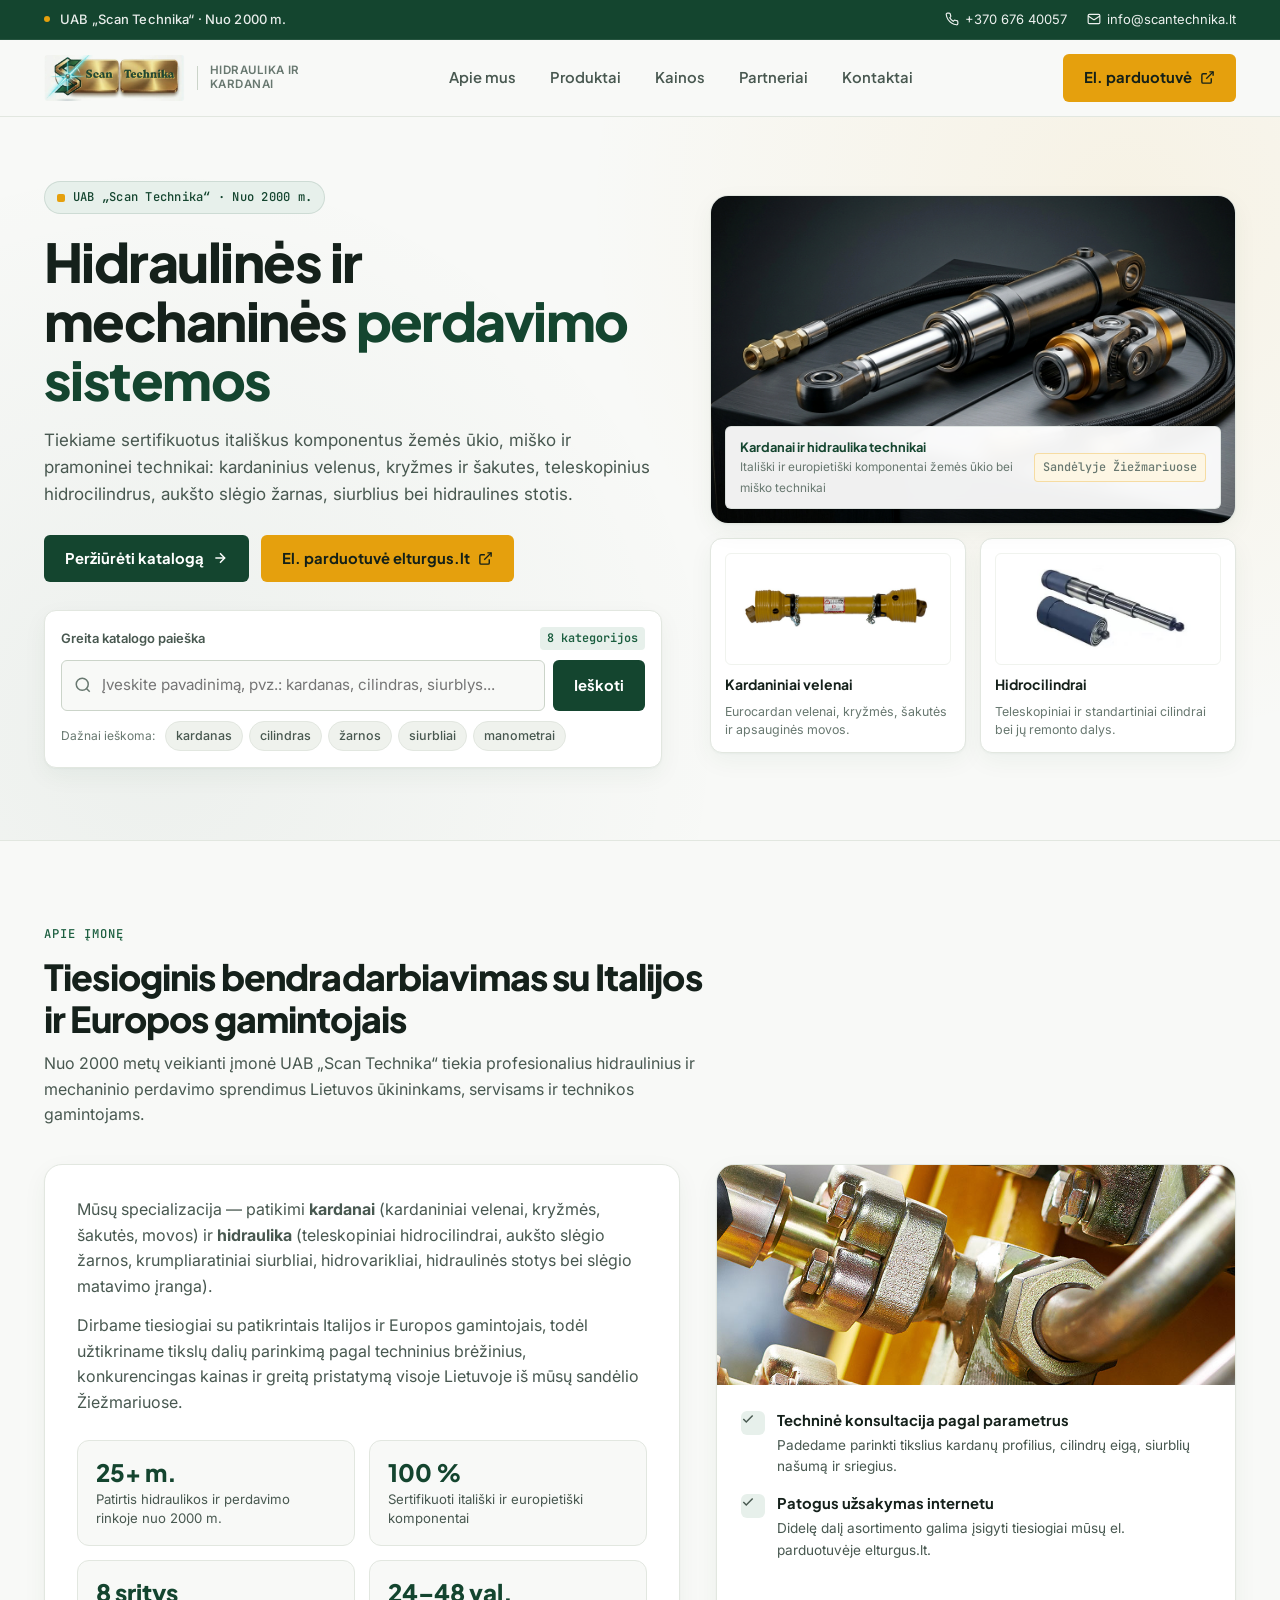
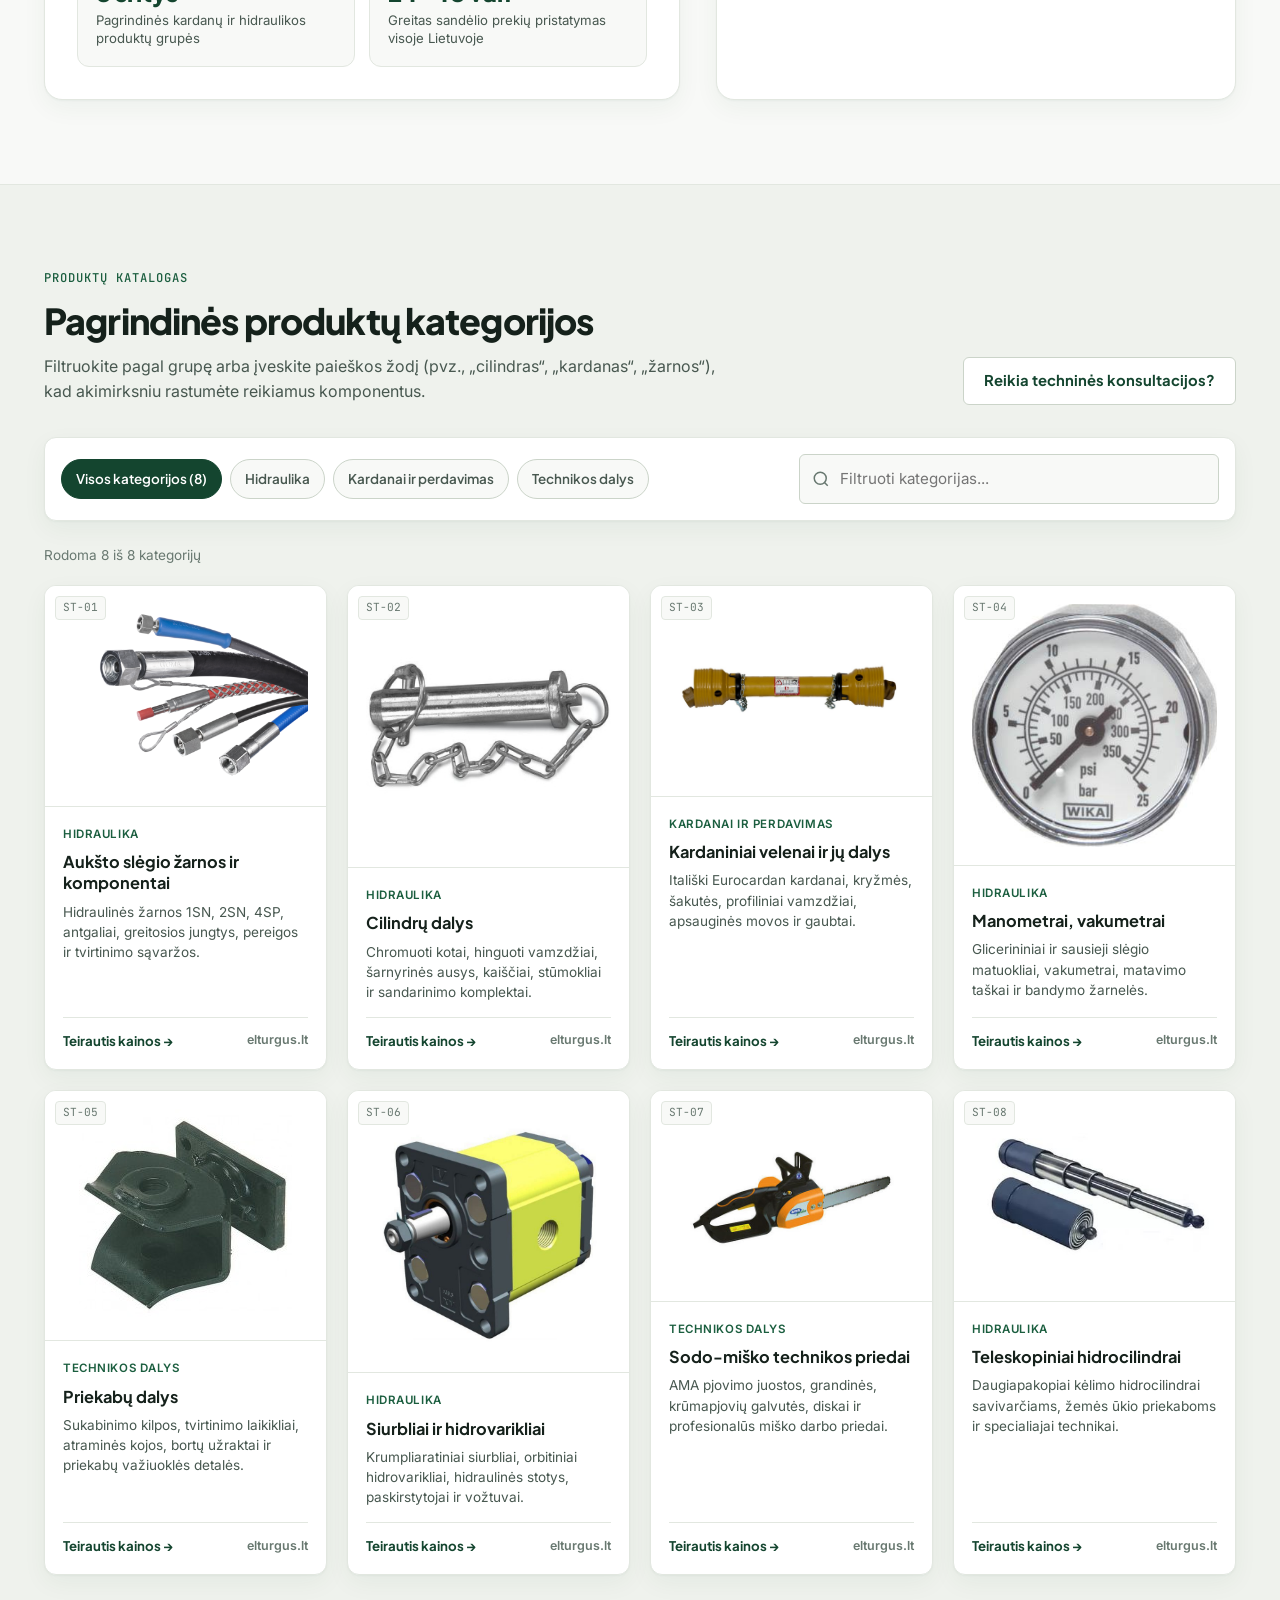
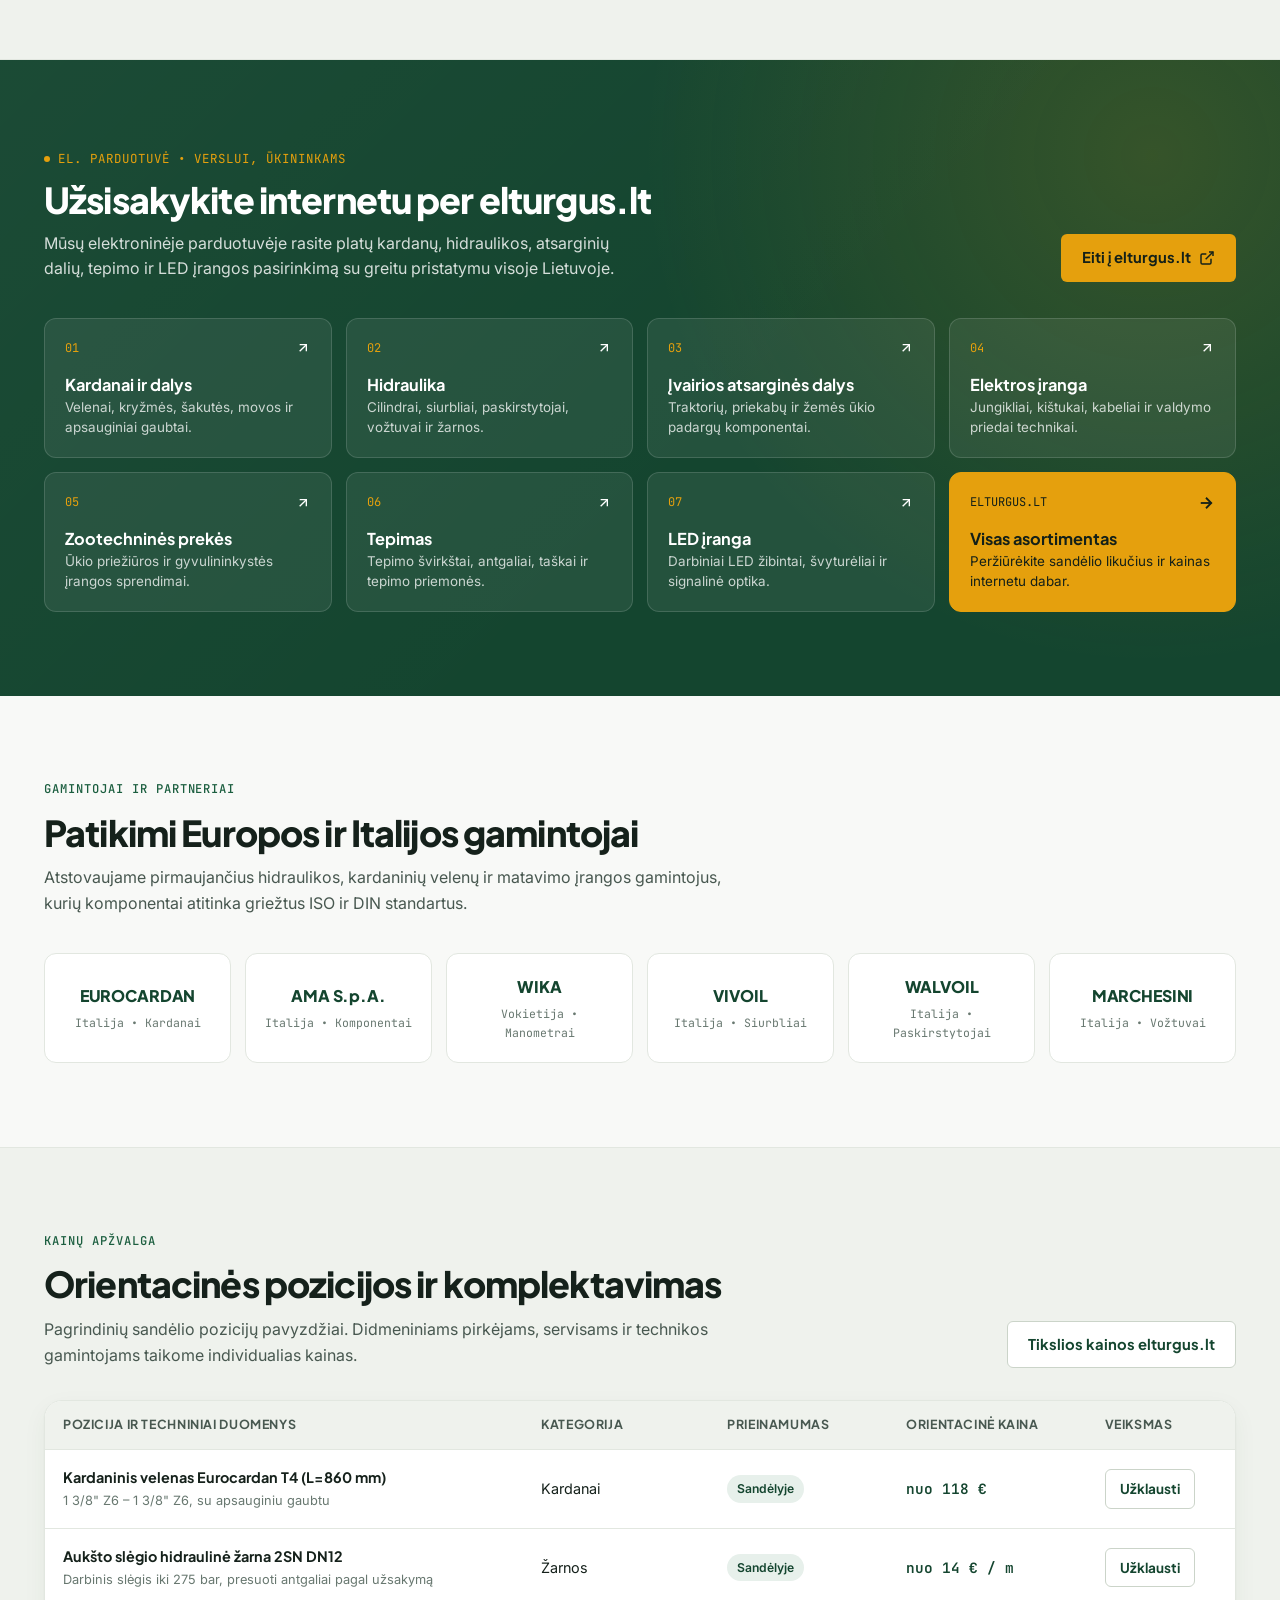
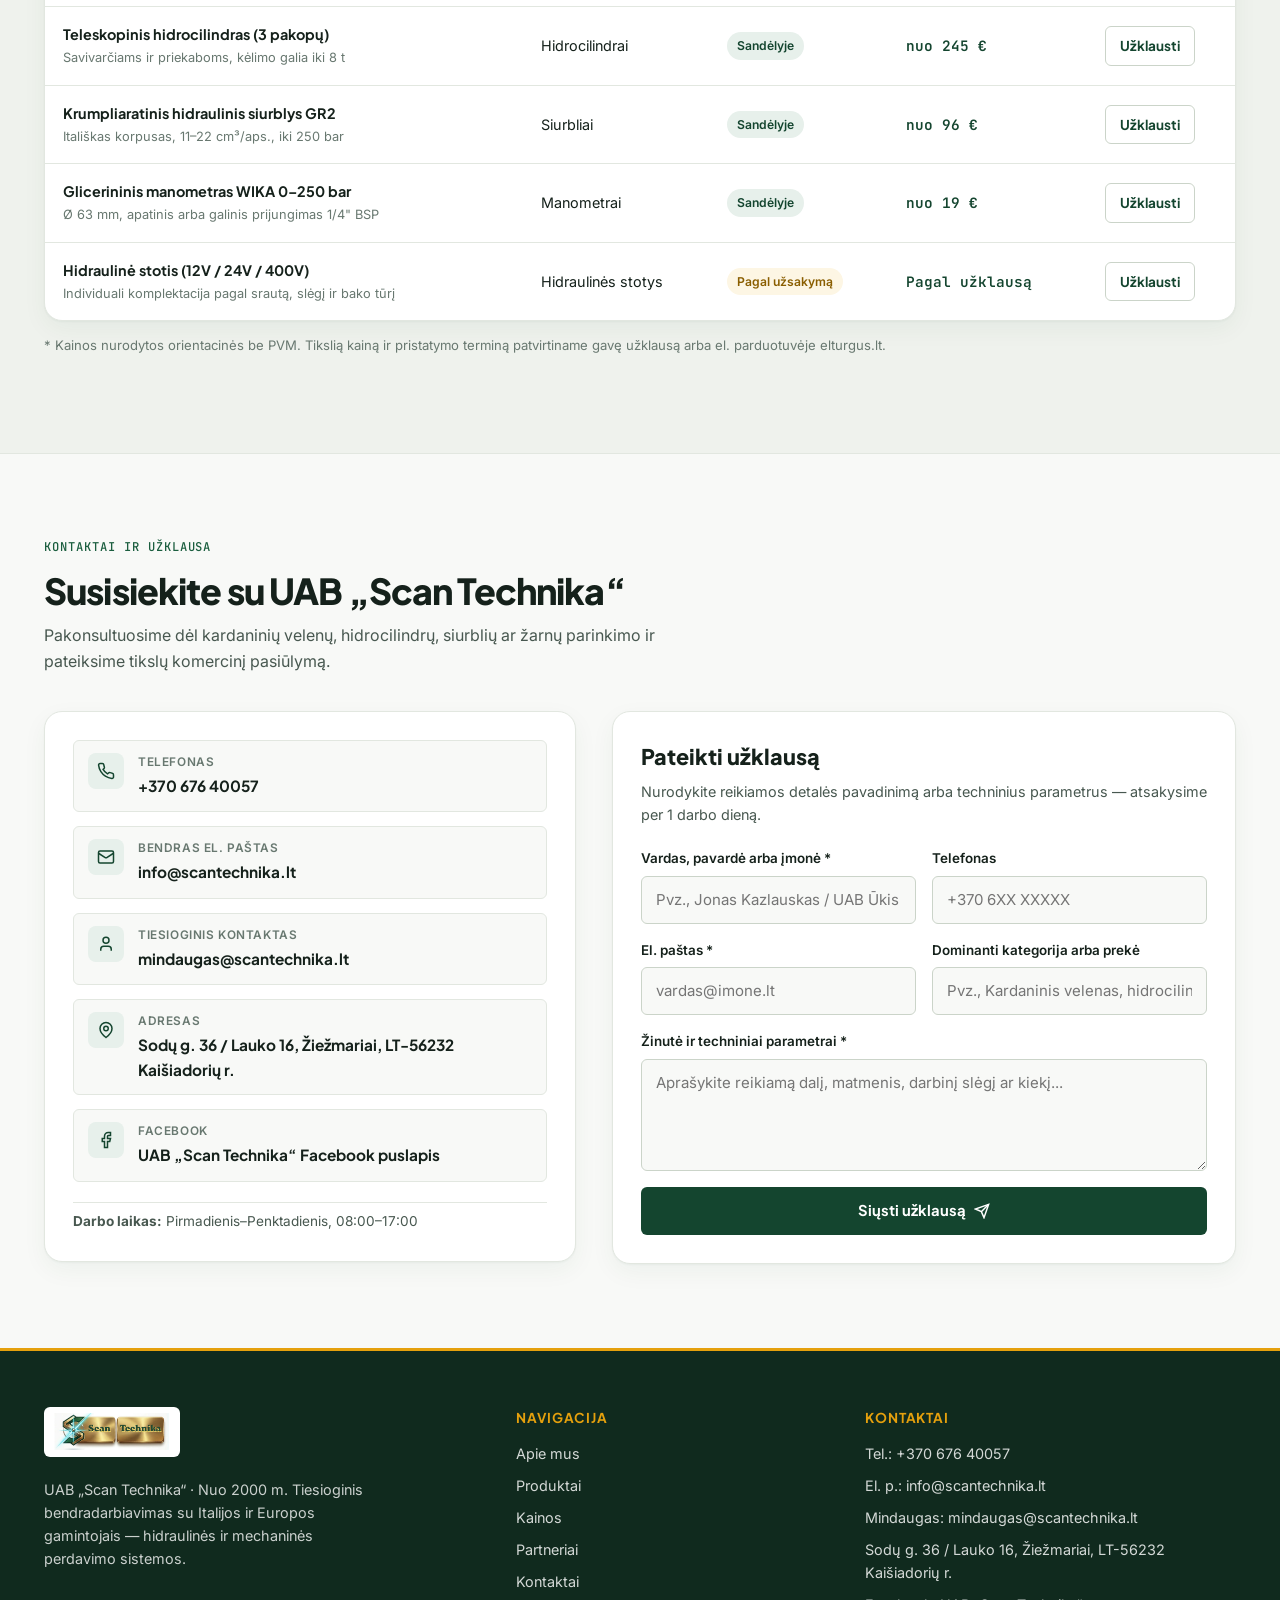
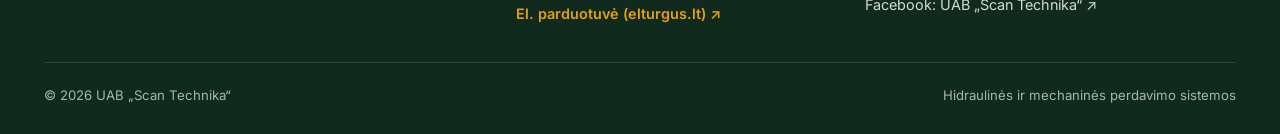
<file: variant-2-nordic/index.html>
<!DOCTYPE html>
<html lang="lt">
<head>
  <meta charset="UTF-8" />
  <meta name="viewport" content="width=device-width, initial-scale=1.0" />
  <title>UAB „Scan Technika“ — Hidraulinės ir mechaninės perdavimo sistemos</title>
  <meta name="description" content="UAB „Scan Technika“ · Nuo 2000 m. Tiesioginis bendradarbiavimas su Italijos ir Europos gamintojais: hidraulikos komponentai, kardaniniai velenai, hidrocilindrai, aukšto slėgio žarnos ir siurbliai." />
  <link rel="preconnect" href="https://fonts.googleapis.com" />
  <link rel="preconnect" href="https://fonts.gstatic.com" crossorigin />
  <link href="https://fonts.googleapis.com/css2?family=Inter:wght@400;500;600&family=JetBrains+Mono:wght@400;500&family=Plus+Jakarta+Sans:wght@500;600;700;800&display=swap" rel="stylesheet" />
  <style>
    :root {
      --bg-canvas: #F8F9F7;
      --bg-surface: #FFFFFF;
      --bg-stone: #EFF2ED;
      --bg-sage: #E7F0EB;
      --green-deep: #14452F;
      --green-mid: #1B5E3F;
      --green-soft: #26734F;
      --amber: #E5A00D;
      --amber-hover: #CC8D08;
      --amber-tint: #FDF6E4;
      --ink-primary: #15211B;
      --ink-secondary: #485850;
      --ink-muted: #687870;
      --border-light: #E2E7E0;
      --border-strong: #CBD4C9;
      --radius-sm: 6px;
      --radius-md: 12px;
      --radius-lg: 18px;
      --shadow-card: 0 1px 2px rgba(20, 69, 47, 0.04), 0 8px 24px rgba(20, 69, 47, 0.05);
      --shadow-hover: 0 12px 32px rgba(20, 69, 47, 0.11);
      --font-display: 'Plus Jakarta Sans', -apple-system, BlinkMacSystemFont, 'Segoe UI', sans-serif;
      --font-body: 'Inter', -apple-system, BlinkMacSystemFont, 'Segoe UI', sans-serif;
      --font-mono: 'JetBrains Mono', ui-monospace, SFMono-Regular, monospace;
      --container: 1240px;
    }

    *, *::before, *::after {
      box-sizing: border-box;
    }

    html {
      scroll-behavior: smooth;
      -webkit-text-size-adjust: 100%;
    }

    body {
      margin: 0;
      font-family: var(--font-body);
      color: var(--ink-primary);
      background-color: var(--bg-canvas);
      line-height: 1.6;
      overflow-x: hidden;
    }

    img {
      max-width: 100%;
      height: auto;
      display: block;
    }

    a {
      color: inherit;
      text-decoration: none;
    }

    button, input, select, textarea {
      font: inherit;
    }

    .container {
      width: 100%;
      max-width: var(--container);
      margin-inline: auto;
      padding-inline: 24px;
    }

    /* Skip link */
    .skip-link {
      position: absolute;
      left: -9999px;
      top: 0;
      background: var(--green-deep);
      color: #fff;
      padding: 10px 16px;
      z-index: 1000;
      font-weight: 600;
    }
    .skip-link:focus {
      left: 16px;
      top: 16px;
      border-radius: var(--radius-sm);
    }

    /* Top utility strip */
    .topbar {
      background-color: var(--green-deep);
      color: rgba(255, 255, 255, 0.9);
      font-size: 0.8125rem;
      border-bottom: 1px solid rgba(255, 255, 255, 0.08);
    }

    .topbar-inner {
      display: flex;
      align-items: center;
      justify-content: space-between;
      gap: 16px;
      padding-block: 9px;
      flex-wrap: wrap;
    }

    .topbar-heritage {
      display: inline-flex;
      align-items: center;
      gap: 10px;
      font-weight: 500;
      letter-spacing: 0.01em;
    }

    .topbar-dot {
      width: 6px;
      height: 6px;
      border-radius: 50%;
      background: var(--amber);
      flex-shrink: 0;
    }

    .topbar-contacts {
      display: flex;
      align-items: center;
      gap: 20px;
      flex-wrap: wrap;
    }

    .topbar-link {
      display: inline-flex;
      align-items: center;
      gap: 6px;
      color: rgba(255, 255, 255, 0.92);
      transition: color 0.18s ease;
    }

    .topbar-link:hover {
      color: var(--amber);
    }

    /* Header */
    .site-header {
      position: sticky;
      top: 0;
      z-index: 100;
      background: rgba(248, 249, 247, 0.94);
      backdrop-filter: blur(12px);
      -webkit-backdrop-filter: blur(12px);
      border-bottom: 1px solid var(--border-light);
    }

    .header-inner {
      display: flex;
      align-items: center;
      justify-content: space-between;
      gap: 24px;
      min-height: 76px;
    }

    .brand {
      display: inline-flex;
      align-items: center;
      gap: 12px;
      flex-shrink: 0;
    }

    .brand img {
      height: 46px;
      width: auto;
      object-fit: contain;
      mix-blend-mode: multiply;
      border-radius: 4px;
    }

    .brand-divider {
      width: 1px;
      height: 24px;
      background: var(--border-strong);
      display: none;
    }

    .brand-sub {
      font-size: 0.72rem;
      font-weight: 600;
      color: var(--ink-muted);
      letter-spacing: 0.04em;
      text-transform: uppercase;
      line-height: 1.2;
      display: none;
    }

    @media (min-width: 1120px) {
      .brand-divider, .brand-sub {
        display: block;
      }
    }

    .desktop-nav {
      display: none;
      align-items: center;
      gap: 6px;
    }

    .desktop-nav a {
      padding: 8px 14px;
      font-family: var(--font-display);
      font-size: 0.925rem;
      font-weight: 600;
      color: var(--ink-secondary);
      border-radius: var(--radius-sm);
      transition: color 0.18s ease, background-color 0.18s ease;
    }

    .desktop-nav a:hover,
    .desktop-nav a:focus-visible {
      color: var(--green-deep);
      background-color: var(--bg-sage);
      outline: none;
    }

    .header-actions {
      display: flex;
      align-items: center;
      gap: 12px;
    }

    /* Buttons */
    .btn {
      display: inline-flex;
      align-items: center;
      justify-content: center;
      gap: 8px;
      padding: 11px 20px;
      font-family: var(--font-display);
      font-size: 0.925rem;
      font-weight: 700;
      border-radius: var(--radius-sm);
      border: 1px solid transparent;
      cursor: pointer;
      transition: background-color 0.18s ease, color 0.18s ease, border-color 0.18s ease, transform 0.15s ease, box-shadow 0.18s ease;
      white-space: nowrap;
    }

    .btn:focus-visible {
      outline: 2px solid var(--green-deep);
      outline-offset: 2px;
    }

    .btn-primary {
      background-color: var(--green-deep);
      color: #FFFFFF;
    }

    .btn-primary:hover {
      background-color: var(--green-mid);
      transform: translateY(-1px);
      box-shadow: 0 6px 16px rgba(20, 69, 47, 0.18);
    }

    .btn-amber {
      background-color: var(--amber);
      color: #142018;
    }

    .btn-amber:hover {
      background-color: var(--amber-hover);
      transform: translateY(-1px);
      box-shadow: 0 6px 18px rgba(229, 160, 13, 0.28);
    }

    .btn-outline {
      background-color: var(--bg-surface);
      color: var(--green-deep);
      border-color: var(--border-strong);
    }

    .btn-outline:hover {
      border-color: var(--green-deep);
      background-color: var(--bg-sage);
    }

    .btn-sm {
      padding: 8px 14px;
      font-size: 0.85rem;
    }

    .header-eshop-desktop {
      display: none;
    }

    /* Hamburger button */
    .menu-toggle {
      display: inline-flex;
      align-items: center;
      justify-content: center;
      width: 44px;
      height: 44px;
      border-radius: var(--radius-sm);
      border: 1px solid var(--border-strong);
      background: var(--bg-surface);
      color: var(--green-deep);
      cursor: pointer;
      transition: background-color 0.18s ease, border-color 0.18s ease;
    }

    .menu-toggle:hover {
      background: var(--bg-sage);
      border-color: var(--green-deep);
    }

    .menu-toggle svg {
      width: 22px;
      height: 22px;
    }

    @media (min-width: 960px) {
      .desktop-nav {
        display: flex;
      }
      .header-eshop-desktop {
        display: inline-flex;
      }
      .menu-toggle {
        display: none;
      }
    }

    /* Mobile drawer */
    .mobile-drawer {
      display: none;
      background: var(--bg-surface);
      border-bottom: 1px solid var(--border-light);
      box-shadow: 0 18px 36px rgba(20, 69, 47, 0.12);
    }

    .mobile-drawer.is-open {
      display: block;
    }

    .mobile-nav-list {
      list-style: none;
      margin: 0;
      padding: 16px 0;
      display: flex;
      flex-direction: column;
      gap: 4px;
    }

    .mobile-nav-list a {
      display: block;
      padding: 12px 14px;
      font-family: var(--font-display);
      font-weight: 600;
      font-size: 1rem;
      color: var(--ink-primary);
      border-radius: var(--radius-sm);
    }

    .mobile-nav-list a:hover {
      background: var(--bg-sage);
      color: var(--green-deep);
    }

    .mobile-drawer-actions {
      display: flex;
      flex-direction: column;
      gap: 10px;
      padding: 12px 0 22px;
      border-top: 1px solid var(--border-light);
    }

    .mobile-drawer-actions .btn {
      width: 100%;
    }

    /* Hero section */
    .hero {
      padding-block: 44px 56px;
      border-bottom: 1px solid var(--border-light);
      background:
        radial-gradient(circle at 88% 12%, rgba(229, 160, 13, 0.08), transparent 42%),
        radial-gradient(circle at 12% 85%, rgba(20, 69, 47, 0.05), transparent 45%),
        var(--bg-canvas);
    }

    @media (min-width: 960px) {
      .hero {
        padding-block: 64px 72px;
      }
    }

    .hero-grid {
      display: grid;
      grid-template-columns: 1fr;
      gap: 40px;
      align-items: center;
    }

    @media (min-width: 960px) {
      .hero-grid {
        grid-template-columns: 1.08fr 0.92fr;
        gap: 48px;
      }
    }

    .eyebrow {
      display: inline-flex;
      align-items: center;
      gap: 8px;
      padding: 6px 12px;
      border-radius: 999px;
      background: var(--bg-sage);
      color: var(--green-deep);
      font-family: var(--font-mono);
      font-size: 0.76rem;
      font-weight: 500;
      letter-spacing: 0.02em;
      margin-bottom: 18px;
      border: 1px solid rgba(20, 69, 47, 0.12);
    }

    .eyebrow-bar {
      width: 8px;
      height: 8px;
      border-radius: 2px;
      background: var(--amber);
    }

    .hero h1 {
      margin: 0 0 18px;
      font-family: var(--font-display);
      font-size: clamp(2rem, 4.2vw, 3.35rem);
      font-weight: 800;
      line-height: 1.1;
      letter-spacing: -0.028em;
      color: var(--ink-primary);
    }

    .hero h1 span {
      color: var(--green-deep);
    }

    .hero-lead {
      margin: 0 0 26px;
      font-size: 1.0625rem;
      color: var(--ink-secondary);
      max-width: 56ch;
    }

    .hero-ctas {
      display: flex;
      flex-wrap: wrap;
      gap: 12px;
      margin-bottom: 28px;
    }

    /* Hero live search box */
    .hero-search-card {
      background: var(--bg-surface);
      border: 1px solid var(--border-light);
      border-radius: var(--radius-md);
      padding: 16px;
      box-shadow: var(--shadow-card);
    }

    .hero-search-label {
      display: flex;
      align-items: center;
      justify-content: space-between;
      gap: 8px;
      font-size: 0.8125rem;
      font-weight: 600;
      color: var(--ink-secondary);
      margin-bottom: 10px;
    }

    .hero-search-label code {
      font-family: var(--font-mono);
      font-size: 0.74rem;
      color: var(--green-mid);
      background: var(--bg-sage);
      padding: 2px 7px;
      border-radius: 4px;
    }

    .search-input-row {
      display: flex;
      gap: 8px;
      align-items: stretch;
    }

    .search-field-wrap {
      position: relative;
      flex: 1;
      min-width: 0;
    }

    .search-icon {
      position: absolute;
      left: 13px;
      top: 50%;
      transform: translateY(-50%);
      width: 18px;
      height: 18px;
      color: var(--ink-muted);
      pointer-events: none;
    }

    .search-input {
      width: 100%;
      padding: 12px 14px 12px 40px;
      border: 1px solid var(--border-strong);
      border-radius: var(--radius-sm);
      background: var(--bg-canvas);
      color: var(--ink-primary);
      font-size: 0.95rem;
      transition: border-color 0.18s ease, background-color 0.18s ease, box-shadow 0.18s ease;
    }

    .search-input:focus {
      outline: none;
      border-color: var(--green-deep);
      background: #FFFFFF;
      box-shadow: 0 0 0 3px rgba(20, 69, 47, 0.12);
    }

    .quick-tags {
      display: flex;
      flex-wrap: wrap;
      align-items: center;
      gap: 6px;
      margin-top: 10px;
    }

    .quick-tags-label {
      font-size: 0.75rem;
      color: var(--ink-muted);
      margin-right: 4px;
    }

    .tag-chip {
      border: 1px solid var(--border-light);
      background: var(--bg-stone);
      color: var(--ink-secondary);
      font-size: 0.78rem;
      font-weight: 500;
      padding: 4px 10px;
      border-radius: 999px;
      cursor: pointer;
      transition: background-color 0.15s ease, color 0.15s ease, border-color 0.15s ease;
    }

    .tag-chip:hover {
      background: var(--bg-sage);
      color: var(--green-deep);
      border-color: rgba(20, 69, 47, 0.25);
    }

    /* Hero visual composition */
    .hero-visual {
      display: grid;
      grid-template-columns: 1fr 1fr;
      gap: 14px;
    }

    .hero-photo-main {
      grid-column: 1 / -1;
      position: relative;
      border-radius: var(--radius-lg);
      overflow: hidden;
      background: #FFFFFF;
      border: 1px solid var(--border-light);
      box-shadow: var(--shadow-card);
      aspect-ratio: 16 / 10;
    }

    .hero-photo-main img {
      width: 100%;
      height: 100%;
      object-fit: cover;
      filter: brightness(1.03) contrast(1.02);
    }

    .hero-photo-caption {
      position: absolute;
      left: 14px;
      right: 14px;
      bottom: 14px;
      display: flex;
      align-items: center;
      justify-content: space-between;
      gap: 12px;
      padding: 10px 14px;
      background: rgba(255, 255, 255, 0.94);
      backdrop-filter: blur(8px);
      border-radius: var(--radius-sm);
      border: 1px solid rgba(20, 69, 47, 0.1);
      font-size: 0.8rem;
    }

    .hero-photo-caption strong {
      font-family: var(--font-display);
      color: var(--green-deep);
      display: block;
    }

    .hero-photo-caption span {
      color: var(--ink-muted);
      font-size: 0.74rem;
    }

    .hero-badge-mono {
      font-family: var(--font-mono);
      font-size: 0.72rem;
      font-weight: 500;
      background: var(--amber-tint);
      color: #8A5E00;
      padding: 4px 8px;
      border-radius: 4px;
      border: 1px solid rgba(229, 160, 13, 0.3);
      white-space: nowrap;
    }

    .hero-mini-card {
      background: var(--bg-surface);
      border: 1px solid var(--border-light);
      border-radius: var(--radius-md);
      padding: 14px;
      box-shadow: var(--shadow-card);
      display: flex;
      flex-direction: column;
      gap: 10px;
    }

    .hero-mini-stage {
      background: #FFFFFF;
      border-radius: var(--radius-sm);
      height: 112px;
      display: flex;
      align-items: center;
      justify-content: center;
      padding: 8px;
      border: 1px solid #F0F3EE;
    }

    .hero-mini-stage img {
      max-height: 100%;
      max-width: 100%;
      object-fit: contain;
    }

    .hero-mini-card h2 {
      margin: 0;
      font-family: var(--font-display);
      font-size: 0.875rem;
      font-weight: 700;
      color: var(--ink-primary);
      line-height: 1.3;
    }

    .hero-mini-card p {
      margin: 0;
      font-size: 0.775rem;
      color: var(--ink-muted);
      line-height: 1.4;
    }

    /* Section chrome */
    .section {
      padding-block: 64px;
    }

    @media (min-width: 960px) {
      .section {
        padding-block: 84px;
      }
    }

    .section-stone {
      background: var(--bg-stone);
      border-top: 1px solid var(--border-light);
      border-bottom: 1px solid var(--border-light);
    }

    .section-header {
      display: flex;
      flex-direction: column;
      gap: 12px;
      margin-bottom: 36px;
      max-width: 68ch;
    }

    .section-header-row {
      display: flex;
      flex-wrap: wrap;
      align-items: flex-end;
      justify-content: space-between;
      gap: 20px;
      margin-bottom: 32px;
    }

    .section-kicker {
      font-family: var(--font-mono);
      font-size: 0.76rem;
      font-weight: 500;
      text-transform: uppercase;
      letter-spacing: 0.08em;
      color: var(--green-mid);
    }

    .section-title {
      margin: 0;
      font-family: var(--font-display);
      font-size: clamp(1.6rem, 2.8vw, 2.35rem);
      font-weight: 800;
      letter-spacing: -0.024em;
      line-height: 1.16;
      color: var(--ink-primary);
    }

    .section-desc {
      margin: 0;
      color: var(--ink-secondary);
      font-size: 1rem;
    }

    /* About & Heritage Strip */
    .heritage-grid {
      display: grid;
      grid-template-columns: 1fr;
      gap: 28px;
      align-items: stretch;
    }

    @media (min-width: 960px) {
      .heritage-grid {
        grid-template-columns: 1.1fr 0.9fr;
        gap: 36px;
      }
    }

    .heritage-story {
      background: var(--bg-surface);
      border: 1px solid var(--border-light);
      border-radius: var(--radius-lg);
      padding: 32px;
      display: flex;
      flex-direction: column;
      justify-content: space-between;
      gap: 24px;
      box-shadow: var(--shadow-card);
    }

    .heritage-metrics {
      display: grid;
      grid-template-columns: repeat(2, 1fr);
      gap: 14px;
    }

    .metric-box {
      background: var(--bg-canvas);
      border: 1px solid var(--border-light);
      border-radius: var(--radius-md);
      padding: 18px;
    }

    .metric-val {
      font-family: var(--font-display);
      font-size: 1.5rem;
      font-weight: 800;
      color: var(--green-deep);
      line-height: 1.15;
      margin-bottom: 4px;
    }

    .metric-label {
      font-size: 0.825rem;
      color: var(--ink-secondary);
      line-height: 1.4;
    }

    .heritage-media-card {
      background: var(--bg-surface);
      border: 1px solid var(--border-light);
      border-radius: var(--radius-lg);
      overflow: hidden;
      display: flex;
      flex-direction: column;
      box-shadow: var(--shadow-card);
    }

    .heritage-media-card img {
      width: 100%;
      height: 220px;
      object-fit: cover;
    }

    .heritage-pillars {
      padding: 24px;
      display: flex;
      flex-direction: column;
      gap: 14px;
      flex: 1;
    }

    .pillar-item {
      display: flex;
      gap: 12px;
      align-items: flex-start;
    }

    .pillar-dot {
      width: 24px;
      height: 24px;
      border-radius: 6px;
      background: var(--bg-sage);
      color: var(--green-deep);
      display: inline-flex;
      align-items: center;
      justify-content: center;
      flex-shrink: 0;
      margin-top: 2px;
    }

    .pillar-item strong {
      display: block;
      font-family: var(--font-display);
      font-size: 0.925rem;
      color: var(--ink-primary);
      margin-bottom: 2px;
    }

    .pillar-item span {
      font-size: 0.85rem;
      color: var(--ink-secondary);
      display: block;
    }

    /* Catalog Toolbar & Grid */
    .catalog-toolbar {
      background: var(--bg-surface);
      border: 1px solid var(--border-light);
      border-radius: var(--radius-md);
      padding: 16px;
      margin-bottom: 24px;
      display: flex;
      flex-direction: column;
      gap: 14px;
      box-shadow: var(--shadow-card);
    }

    @media (min-width: 860px) {
      .catalog-toolbar {
        flex-direction: row;
        align-items: center;
        justify-content: space-between;
      }
    }

    .filter-pills {
      display: flex;
      flex-wrap: wrap;
      gap: 8px;
    }

    .filter-pill {
      padding: 8px 14px;
      border-radius: 999px;
      border: 1px solid var(--border-strong);
      background: var(--bg-canvas);
      color: var(--ink-secondary);
      font-family: var(--font-display);
      font-size: 0.84rem;
      font-weight: 600;
      cursor: pointer;
      transition: all 0.16s ease;
    }

    .filter-pill:hover {
      border-color: var(--green-deep);
      color: var(--green-deep);
    }

    .filter-pill.is-active {
      background: var(--green-deep);
      border-color: var(--green-deep);
      color: #FFFFFF;
    }

    .catalog-search-wrap {
      display: flex;
      align-items: center;
      gap: 10px;
      flex: 1;
      max-width: 420px;
    }

    .catalog-meta-bar {
      display: flex;
      align-items: center;
      justify-content: space-between;
      gap: 12px;
      margin-bottom: 18px;
      font-size: 0.85rem;
      color: var(--ink-muted);
      flex-wrap: wrap;
    }

    .reset-link {
      background: none;
      border: none;
      color: var(--green-deep);
      font-weight: 600;
      cursor: pointer;
      padding: 0;
      text-decoration: underline;
      display: none;
    }

    .reset-link.is-visible {
      display: inline;
    }

    .catalog-grid {
      display: grid;
      grid-template-columns: 1fr;
      gap: 20px;
    }

    @media (min-width: 600px) {
      .catalog-grid {
        grid-template-columns: repeat(2, 1fr);
      }
    }

    @media (min-width: 1040px) {
      .catalog-grid {
        grid-template-columns: repeat(4, 1fr);
      }
    }

    .product-card {
      background: var(--bg-surface);
      border: 1px solid var(--border-light);
      border-radius: var(--radius-md);
      overflow: hidden;
      display: flex;
      flex-direction: column;
      transition: transform 0.2s ease, box-shadow 0.2s ease, border-color 0.2s ease;
      box-shadow: var(--shadow-card);
    }

    .product-card:hover {
      transform: translateY(-3px);
      box-shadow: var(--shadow-hover);
      border-color: rgba(20, 69, 47, 0.28);
    }

    .product-card.is-hidden {
      display: none;
    }

    .product-stage {
      position: relative;
      background: #FFFFFF;
      aspect-ratio: 4 / 3;
      padding: 18px;
      display: flex;
      align-items: center;
      justify-content: center;
      border-bottom: 1px solid var(--border-light);
    }

    .product-stage img {
      max-height: 100%;
      max-width: 100%;
      object-fit: contain;
      transition: transform 0.25s ease;
    }

    .product-card:hover .product-stage img {
      transform: scale(1.04);
    }

    .product-code {
      position: absolute;
      top: 10px;
      left: 10px;
      font-family: var(--font-mono);
      font-size: 0.7rem;
      color: var(--ink-muted);
      background: var(--bg-canvas);
      border: 1px solid var(--border-light);
      padding: 2px 7px;
      border-radius: 4px;
    }

    .product-body {
      padding: 18px;
      display: flex;
      flex-direction: column;
      gap: 8px;
      flex: 1;
    }

    .product-group-tag {
      font-size: 0.72rem;
      font-weight: 600;
      color: var(--green-mid);
      text-transform: uppercase;
      letter-spacing: 0.05em;
    }

    .product-title {
      margin: 0;
      font-family: var(--font-display);
      font-size: 1.02rem;
      font-weight: 700;
      line-height: 1.3;
      color: var(--ink-primary);
    }

    .product-desc {
      margin: 0;
      font-size: 0.85rem;
      color: var(--ink-secondary);
      line-height: 1.5;
      flex: 1;
    }

    .product-actions {
      display: flex;
      align-items: center;
      justify-content: space-between;
      gap: 8px;
      padding-top: 12px;
      margin-top: 6px;
      border-top: 1px solid var(--border-light);
    }

    .card-link-inquire {
      background: none;
      border: none;
      padding: 0;
      color: var(--green-deep);
      font-family: var(--font-display);
      font-size: 0.83rem;
      font-weight: 700;
      cursor: pointer;
      display: inline-flex;
      align-items: center;
      gap: 5px;
    }

    .card-link-inquire:hover {
      color: var(--amber-hover);
    }

    .card-link-shop {
      font-size: 0.78rem;
      font-weight: 600;
      color: var(--ink-muted);
    }

    .card-link-shop:hover {
      color: var(--green-deep);
      text-decoration: underline;
    }

    .empty-state {
      display: none;
      text-align: center;
      padding: 48px 24px;
      background: var(--bg-surface);
      border: 1px dashed var(--border-strong);
      border-radius: var(--radius-md);
    }

    .empty-state.is-visible {
      display: block;
    }

    .empty-state h3 {
      margin: 0 0 8px;
      font-family: var(--font-display);
      color: var(--ink-primary);
    }

    .empty-state p {
      margin: 0 0 18px;
      color: var(--ink-secondary);
    }

    /* Elturgus E-Shop Band */
    .eshop-band {
      background: var(--green-deep);
      color: #FFFFFF;
      position: relative;
      overflow: hidden;
    }

    .eshop-band::before {
      content: '';
      position: absolute;
      inset: 0;
      background:
        radial-gradient(circle at 90% 15%, rgba(229, 160, 13, 0.16), transparent 40%),
        linear-gradient(135deg, rgba(255, 255, 255, 0.03) 0%, transparent 60%);
      pointer-events: none;
    }

    .eshop-inner {
      position: relative;
      z-index: 1;
    }

    .eshop-header {
      display: flex;
      flex-wrap: wrap;
      align-items: flex-end;
      justify-content: space-between;
      gap: 24px;
      margin-bottom: 36px;
    }

    .eshop-kicker {
      display: inline-flex;
      align-items: center;
      gap: 8px;
      font-family: var(--font-mono);
      font-size: 0.78rem;
      color: var(--amber);
      text-transform: uppercase;
      letter-spacing: 0.08em;
      margin-bottom: 10px;
    }

    .eshop-band .section-title {
      color: #FFFFFF;
    }

    .eshop-band .section-desc {
      color: rgba(255, 255, 255, 0.82);
      max-width: 58ch;
      margin-top: 10px;
    }

    .eshop-grid {
      display: grid;
      grid-template-columns: 1fr;
      gap: 14px;
    }

    @media (min-width: 560px) {
      .eshop-grid {
        grid-template-columns: repeat(2, 1fr);
      }
    }

    @media (min-width: 960px) {
      .eshop-grid {
        grid-template-columns: repeat(4, 1fr);
      }
    }

    .eshop-cat-card {
      background: rgba(255, 255, 255, 0.07);
      border: 1px solid rgba(255, 255, 255, 0.14);
      border-radius: var(--radius-md);
      padding: 20px;
      display: flex;
      flex-direction: column;
      justify-content: space-between;
      gap: 14px;
      transition: background-color 0.18s ease, border-color 0.18s ease, transform 0.18s ease;
    }

    .eshop-cat-card:hover {
      background: rgba(255, 255, 255, 0.12);
      border-color: var(--amber);
      transform: translateY(-2px);
    }

    .eshop-cat-top {
      display: flex;
      align-items: center;
      justify-content: space-between;
      gap: 10px;
    }

    .eshop-cat-num {
      font-family: var(--font-mono);
      font-size: 0.75rem;
      color: var(--amber);
    }

    .eshop-cat-card h3 {
      margin: 0;
      font-family: var(--font-display);
      font-size: 1.02rem;
      font-weight: 700;
      color: #FFFFFF;
    }

    .eshop-cat-card p {
      margin: 0;
      font-size: 0.84rem;
      color: rgba(255, 255, 255, 0.76);
      line-height: 1.45;
    }

    .eshop-cat-cta-card {
      background: var(--amber);
      color: #142018;
      border-color: var(--amber);
    }

    .eshop-cat-cta-card:hover {
      background: var(--amber-hover);
      border-color: var(--amber-hover);
    }

    .eshop-cat-cta-card h3,
    .eshop-cat-cta-card p,
    .eshop-cat-cta-card .eshop-cat-num {
      color: #142018;
    }

    /* Partners */
    .partners-grid {
      display: grid;
      grid-template-columns: repeat(2, 1fr);
      gap: 14px;
    }

    @media (min-width: 768px) {
      .partners-grid {
        grid-template-columns: repeat(3, 1fr);
      }
    }

    @media (min-width: 1080px) {
      .partners-grid {
        grid-template-columns: repeat(6, 1fr);
      }
    }

    .partner-card {
      background: var(--bg-surface);
      border: 1px solid var(--border-light);
      border-radius: var(--radius-md);
      padding: 20px 16px;
      text-align: center;
      display: flex;
      flex-direction: column;
      align-items: center;
      justify-content: center;
      gap: 6px;
      transition: border-color 0.18s ease, box-shadow 0.18s ease;
    }

    .partner-card:hover {
      border-color: var(--green-mid);
      box-shadow: var(--shadow-card);
    }

    .partner-name {
      font-family: var(--font-display);
      font-weight: 800;
      font-size: 1rem;
      color: var(--green-deep);
      letter-spacing: -0.01em;
    }

    .partner-origin {
      font-family: var(--font-mono);
      font-size: 0.72rem;
      color: var(--ink-muted);
    }

    /* Responsive Prices Table (Zero overflow on 375px mobile!) */
    .price-card-wrap {
      background: var(--bg-surface);
      border: 1px solid var(--border-light);
      border-radius: var(--radius-lg);
      overflow: hidden;
      box-shadow: var(--shadow-card);
    }

    .price-table {
      width: 100%;
      border-collapse: collapse;
      text-align: left;
    }

    .price-table thead {
      background: var(--bg-stone);
      border-bottom: 1px solid var(--border-light);
    }

    .price-table th {
      padding: 14px 18px;
      font-family: var(--font-display);
      font-size: 0.78rem;
      font-weight: 700;
      text-transform: uppercase;
      letter-spacing: 0.05em;
      color: var(--ink-secondary);
    }

    .price-table td {
      padding: 16px 18px;
      border-bottom: 1px solid var(--border-light);
      font-size: 0.9rem;
      color: var(--ink-primary);
      vertical-align: middle;
    }

    .price-table tbody tr:last-child td {
      border-bottom: none;
    }

    .price-table tbody tr:hover {
      background: #FAFBF9;
    }

    .price-item-name {
      font-family: var(--font-display);
      font-weight: 700;
      color: var(--ink-primary);
      display: block;
    }

    .price-item-spec {
      font-size: 0.8rem;
      color: var(--ink-muted);
      display: block;
      margin-top: 2px;
    }

    .status-badge {
      display: inline-flex;
      align-items: center;
      gap: 6px;
      padding: 4px 10px;
      border-radius: 999px;
      font-size: 0.76rem;
      font-weight: 600;
      white-space: nowrap;
    }

    .status-in-stock {
      background: var(--bg-sage);
      color: var(--green-deep);
    }

    .status-order {
      background: var(--amber-tint);
      color: #8A5E00;
    }

    .price-val {
      font-family: var(--font-mono);
      font-weight: 600;
      color: var(--green-deep);
      white-space: nowrap;
    }

    /* Stacked responsive table on small viewports — ZERO horizontal overflow */
    @media (max-width: 760px) {
      .price-table thead {
        display: none;
      }
      .price-table,
      .price-table tbody,
      .price-table tr,
      .price-table td {
        display: block;
        width: 100%;
      }
      .price-table tr {
        padding: 16px;
        border-bottom: 1px solid var(--border-light);
      }
      .price-table tbody tr:last-child {
        border-bottom: none;
      }
      .price-table td {
        padding: 6px 0;
        border-bottom: none;
        display: flex;
        justify-content: space-between;
        align-items: center;
        gap: 12px;
        text-align: right;
      }
      .price-table td:first-child {
        display: block;
        text-align: left;
        padding-bottom: 10px;
        margin-bottom: 6px;
        border-bottom: 1px dashed var(--border-light);
      }
      .price-table td::before {
        content: attr(data-label);
        font-size: 0.76rem;
        font-weight: 600;
        color: var(--ink-muted);
        text-transform: uppercase;
        letter-spacing: 0.04em;
        text-align: left;
        flex-shrink: 0;
      }
      .price-table td:first-child::before,
      .price-table td:last-child::before {
        display: none;
      }
      .price-table td:last-child {
        padding-top: 10px;
        justify-content: flex-start;
      }
      .price-table td:last-child .btn {
        width: 100%;
      }
    }

    .price-footnote {
      margin-top: 14px;
      font-size: 0.82rem;
      color: var(--ink-muted);
    }

    /* Contacts & Form */
    .contact-grid {
      display: grid;
      grid-template-columns: 1fr;
      gap: 28px;
      align-items: start;
    }

    @media (min-width: 920px) {
      .contact-grid {
        grid-template-columns: 0.92fr 1.08fr;
        gap: 36px;
      }
    }

    .contact-info-card {
      background: var(--bg-surface);
      border: 1px solid var(--border-light);
      border-radius: var(--radius-lg);
      padding: 28px;
      box-shadow: var(--shadow-card);
      display: flex;
      flex-direction: column;
      gap: 20px;
    }

    .contact-list {
      display: flex;
      flex-direction: column;
      gap: 14px;
    }

    .contact-row {
      display: flex;
      align-items: flex-start;
      gap: 14px;
      padding: 12px 14px;
      border-radius: var(--radius-sm);
      background: var(--bg-canvas);
      border: 1px solid var(--border-light);
    }

    .contact-icon {
      width: 36px;
      height: 36px;
      border-radius: 8px;
      background: var(--bg-sage);
      color: var(--green-deep);
      display: inline-flex;
      align-items: center;
      justify-content: center;
      flex-shrink: 0;
    }

    .contact-row-label {
      font-size: 0.74rem;
      font-weight: 600;
      text-transform: uppercase;
      letter-spacing: 0.05em;
      color: var(--ink-muted);
      margin-bottom: 2px;
    }

    .contact-row-val {
      font-family: var(--font-display);
      font-weight: 700;
      font-size: 0.96rem;
      color: var(--ink-primary);
      word-break: break-word;
    }

    .contact-row a.contact-row-val:hover {
      color: var(--green-deep);
      text-decoration: underline;
    }

    .form-card {
      background: var(--bg-surface);
      border: 1px solid var(--border-light);
      border-radius: var(--radius-lg);
      padding: 28px;
      box-shadow: var(--shadow-card);
    }

    .form-card h3 {
      margin: 0 0 6px;
      font-family: var(--font-display);
      font-size: 1.35rem;
      font-weight: 800;
      color: var(--ink-primary);
    }

    .form-card-sub {
      margin: 0 0 22px;
      font-size: 0.9rem;
      color: var(--ink-secondary);
    }

    .form-grid {
      display: grid;
      grid-template-columns: 1fr;
      gap: 16px;
    }

    @media (min-width: 600px) {
      .form-grid-2 {
        display: grid;
        grid-template-columns: 1fr 1fr;
        gap: 16px;
      }
    }

    .field {
      display: flex;
      flex-direction: column;
      gap: 6px;
    }

    .field label {
      font-size: 0.84rem;
      font-weight: 600;
      color: var(--ink-primary);
    }

    .field input,
    .field select,
    .field textarea {
      width: 100%;
      padding: 11px 14px;
      border: 1px solid var(--border-strong);
      border-radius: var(--radius-sm);
      background: var(--bg-canvas);
      color: var(--ink-primary);
      font-size: 0.94rem;
      transition: border-color 0.18s ease, background-color 0.18s ease, box-shadow 0.18s ease;
    }

    .field input:focus,
    .field select:focus,
    .field textarea:focus {
      outline: none;
      border-color: var(--green-deep);
      background: #FFFFFF;
      box-shadow: 0 0 0 3px rgba(20, 69, 47, 0.12);
    }

    .field textarea {
      min-height: 112px;
      resize: vertical;
    }

    .form-status {
      display: none;
      padding: 14px 16px;
      border-radius: var(--radius-sm);
      font-size: 0.9rem;
      font-weight: 500;
      margin-top: 14px;
    }

    .form-status.is-success {
      display: block;
      background: var(--bg-sage);
      color: var(--green-deep);
      border: 1px solid rgba(20, 69, 47, 0.22);
    }

    .form-status.is-error {
      display: block;
      background: #FEF2F2;
      color: #991B1B;
      border: 1px solid #FECACA;
    }

    /* Footer */
    .site-footer {
      background: #102A1E;
      color: rgba(255, 255, 255, 0.82);
      padding-block: 56px 28px;
      border-top: 3px solid var(--amber);
    }

    .footer-grid {
      display: grid;
      grid-template-columns: 1fr;
      gap: 32px;
      padding-bottom: 36px;
      border-bottom: 1px solid rgba(255, 255, 255, 0.12);
    }

    @media (min-width: 768px) {
      .footer-grid {
        grid-template-columns: 1.4fr 1fr 1.2fr;
        gap: 40px;
      }
    }

    .footer-logo-wrap {
      display: inline-block;
      background: #FFFFFF;
      padding: 6px 10px;
      border-radius: var(--radius-sm);
      margin-bottom: 14px;
    }

    .footer-logo-wrap img {
      height: 38px;
      width: auto;
      object-fit: contain;
    }

    .footer-heading {
      margin: 0 0 14px;
      font-family: var(--font-display);
      font-size: 0.85rem;
      font-weight: 700;
      text-transform: uppercase;
      letter-spacing: 0.06em;
      color: var(--amber);
    }

    .footer-links {
      list-style: none;
      margin: 0;
      padding: 0;
      display: flex;
      flex-direction: column;
      gap: 9px;
      font-size: 0.9rem;
    }

    .footer-links a:hover {
      color: var(--amber);
    }

    .footer-bottom {
      display: flex;
      flex-wrap: wrap;
      align-items: center;
      justify-content: space-between;
      gap: 12px;
      padding-top: 22px;
      font-size: 0.825rem;
      color: rgba(255, 255, 255, 0.65);
    }

    @media (max-width: 480px) {
      .container {
        padding-inline: 16px;
      }
      .topbar-contacts {
        gap: 12px;
      }
      .hero-visual {
        grid-template-columns: 1fr;
      }
      .heritage-metrics {
        grid-template-columns: 1fr;
      }
      .heritage-story,
      .contact-info-card,
      .form-card {
        padding: 20px;
      }
      .search-input-row {
        flex-direction: column;
      }
      .search-input-row .btn {
        width: 100%;
      }
    }
  </style>
</head>
<body>
  <a class="skip-link" href="#pagrindinis">Pereiti prie turinio</a>

  <!-- Top Utility Bar -->
  <div class="topbar">
    <div class="container topbar-inner">
      <div class="topbar-heritage">
        <span class="topbar-dot" aria-hidden="true"></span>
        <span>UAB „Scan Technika“ · Nuo 2000 m.</span>
      </div>
      <div class="topbar-contacts">
        <a class="topbar-link" href="tel:+37067640057">
          <svg width="14" height="14" viewBox="0 0 24 24" fill="none" stroke="currentColor" stroke-width="2" aria-hidden="true"><path d="M22 16.92v3a2 2 0 0 1-2.18 2 19.79 19.79 0 0 1-8.63-3.07 19.5 19.5 0 0 1-6-6 19.79 19.79 0 0 1-3.07-8.67A2 2 0 0 1 4.11 2h3a2 2 0 0 1 2 1.72 12.84 12.84 0 0 0 .7 2.81 2 2 0 0 1-.45 2.11L8.09 9.91a16 16 0 0 0 6 6l1.27-1.27a2 2 0 0 1 2.11-.45 12.84 12.84 0 0 0 2.81.7A2 2 0 0 1 22 16.92z"/></svg>
          <span>+370 676 40057</span>
        </a>
        <a class="topbar-link" href="mailto:info@scantechnika.lt">
          <svg width="14" height="14" viewBox="0 0 24 24" fill="none" stroke="currentColor" stroke-width="2" aria-hidden="true"><rect width="20" height="16" x="2" y="4" rx="2"/><path d="m22 7-8.97 5.7a1.94 1.94 0 0 1-2.06 0L2 7"/></svg>
          <span>info@scantechnika.lt</span>
        </a>
      </div>
    </div>
  </div>

  <!-- Sticky Header -->
  <header class="site-header">
    <div class="container header-inner">
      <a href="#" class="brand" aria-label="UAB Scan Technika pradžia">
        <img src="assets/logo-new.png" alt="UAB Scan Technika logotipas" width="141" height="46" />
        <span class="brand-divider" aria-hidden="true"></span>
        <span class="brand-sub">Hidraulika ir<br />kardanai</span>
      </a>

      <nav class="desktop-nav" aria-label="Pagrindinė navigacija">
        <a href="#apie-mus">Apie mus</a>
        <a href="#produktai">Produktai</a>
        <a href="#kainos">Kainos</a>
        <a href="#partneriai">Partneriai</a>
        <a href="#kontaktai">Kontaktai</a>
      </nav>

      <div class="header-actions">
        <a href="https://www.elturgus.lt/" target="_blank" rel="noopener noreferrer" class="btn btn-amber header-eshop-desktop">
          <span>El. parduotuvė</span>
          <svg width="15" height="15" viewBox="0 0 24 24" fill="none" stroke="currentColor" stroke-width="2.2" aria-hidden="true"><path d="M18 13v6a2 2 0 0 1-2 2H5a2 2 0 0 1-2-2V8a2 2 0 0 1 2-2h6"/><polyline points="15 3 21 3 21 9"/><line x1="10" x2="21" y1="14" y2="3"/></svg>
        </a>

        <button type="button" class="menu-toggle" id="menuToggle" aria-expanded="false" aria-controls="mobileDrawer" aria-label="Atidaryti meniu">
          <svg id="menuIconOpen" viewBox="0 0 24 24" fill="none" stroke="currentColor" stroke-width="2.2" aria-hidden="true"><line x1="3" x2="21" y1="6" y2="6"/><line x1="3" x2="21" y1="12" y2="12"/><line x1="3" x2="21" y1="18" y2="18"/></svg>
          <svg id="menuIconClose" viewBox="0 0 24 24" fill="none" stroke="currentColor" stroke-width="2.2" aria-hidden="true" style="display:none;"><line x1="18" x2="6" y1="6" y2="18"/><line x1="6" x2="18" y1="6" y2="18"/></svg>
        </button>
      </div>
    </div>

    <!-- Mobile Navigation Drawer -->
    <div class="mobile-drawer" id="mobileDrawer" aria-label="Mobilioji navigacija">
      <div class="container">
        <ul class="mobile-nav-list">
          <li><a href="#apie-mus" class="mobile-nav-link">Apie mus</a></li>
          <li><a href="#produktai" class="mobile-nav-link">Produktai</a></li>
          <li><a href="#kainos" class="mobile-nav-link">Kainos</a></li>
          <li><a href="#partneriai" class="mobile-nav-link">Partneriai</a></li>
          <li><a href="#kontaktai" class="mobile-nav-link">Kontaktai</a></li>
        </ul>
        <div class="mobile-drawer-actions">
          <a href="https://www.elturgus.lt/" target="_blank" rel="noopener noreferrer" class="btn btn-amber">
            El. parduotuvė (elturgus.lt)
          </a>
          <a href="tel:+37067640057" class="btn btn-outline">
            Skambinti: +370 676 40057
          </a>
        </div>
      </div>
    </div>
  </header>

  <main id="pagrindinis">
    <!-- Hero Section -->
    <section class="hero">
      <div class="container hero-grid">
        <div>
          <div class="eyebrow">
            <span class="eyebrow-bar" aria-hidden="true"></span>
            <span>UAB „Scan Technika“ · Nuo 2000 m.</span>
          </div>
          <h1>Hidraulinės ir mechaninės <span>perdavimo sistemos</span></h1>
          <p class="hero-lead">
            Tiekiame sertifikuotus itališkus komponentus žemės ūkio, miško ir pramoninei technikai: kardaninius velenus, kryžmes ir šakutes, teleskopinius hidrocilindrus, aukšto slėgio žarnas, siurblius bei hidraulines stotis.
          </p>

          <div class="hero-ctas">
            <a href="#produktai" class="btn btn-primary">
              <span>Peržiūrėti katalogą</span>
              <svg width="16" height="16" viewBox="0 0 24 24" fill="none" stroke="currentColor" stroke-width="2.2" aria-hidden="true"><line x1="5" x2="19" y1="12" y2="12"/><polyline points="12 5 19 12 12 19"/></svg>
            </a>
            <a href="https://www.elturgus.lt/" target="_blank" rel="noopener noreferrer" class="btn btn-amber">
              <span>El. parduotuvė elturgus.lt</span>
              <svg width="15" height="15" viewBox="0 0 24 24" fill="none" stroke="currentColor" stroke-width="2.2" aria-hidden="true"><path d="M18 13v6a2 2 0 0 1-2 2H5a2 2 0 0 1-2-2V8a2 2 0 0 1 2-2h6"/><polyline points="15 3 21 3 21 9"/><line x1="10" x2="21" y1="14" y2="3"/></svg>
            </a>
          </div>

          <!-- Working Live Search Bar in Hero -->
          <div class="hero-search-card">
            <div class="hero-search-label">
              <label for="heroSearch">Greita katalogo paieška</label>
              <code>8 kategorijos</code>
            </div>
            <div class="search-input-row">
              <div class="search-field-wrap">
                <svg class="search-icon" viewBox="0 0 24 24" fill="none" stroke="currentColor" stroke-width="2" aria-hidden="true"><circle cx="11" cy="11" r="8"/><line x1="21" x2="16.65" y1="21" y2="16.65"/></svg>
                <input
                  type="search"
                  id="heroSearch"
                  class="search-input"
                  placeholder="Įveskite pavadinimą, pvz.: kardanas, cilindras, siurblys..."
                  autocomplete="off"
                />
              </div>
              <button type="button" id="heroSearchBtn" class="btn btn-primary">Ieškoti</button>
            </div>
            <div class="quick-tags" aria-label="Populiarios paieškos">
              <span class="quick-tags-label">Dažnai ieškoma:</span>
              <button type="button" class="tag-chip" data-quick-search="kardanas">kardanas</button>
              <button type="button" class="tag-chip" data-quick-search="cilindras">cilindras</button>
              <button type="button" class="tag-chip" data-quick-search="žarnos">žarnos</button>
              <button type="button" class="tag-chip" data-quick-search="siurbliai">siurbliai</button>
              <button type="button" class="tag-chip" data-quick-search="manometrai">manometrai</button>
            </div>
          </div>
        </div>

        <!-- Bright Industrial Editorial Showcase -->
        <div class="hero-visual">
          <div class="hero-photo-main">
            <img src="assets/hero-kardanai-hidraulika.jpg" alt="Kardaniniai velenai ir hidrocilindrai žemės ūkio bei miško technikai" />
            <div class="hero-photo-caption">
              <div>
                <strong>Kardanai ir hidraulika technikai</strong>
                <span>Itališki ir europietiški komponentai žemės ūkio bei miško technikai</span>
              </div>
              <span class="hero-badge-mono">Sandėlyje Žiežmariuose</span>
            </div>
          </div>

          <div class="hero-mini-card">
            <div class="hero-mini-stage">
              <img src="assets/cat-kardanai.jpg" alt="Eurocardan kardaninis velenas" />
            </div>
            <h2>Kardaniniai velenai</h2>
            <p>Eurocardan velenai, kryžmės, šakutės ir apsauginės movos.</p>
          </div>

          <div class="hero-mini-card">
            <div class="hero-mini-stage">
              <img src="assets/cat-teleskopiniai.jpg" alt="Teleskopiniai hidrocilindrai" />
            </div>
            <h2>Hidrocilindrai</h2>
            <p>Teleskopiniai ir standartiniai cilindrai bei jų remonto dalys.</p>
          </div>
        </div>
      </div>
    </section>

    <!-- About & Heritage Section -->
    <section class="section" id="apie-mus">
      <div class="container">
        <div class="section-header">
          <span class="section-kicker">Apie įmonę</span>
          <h2 class="section-title">Tiesioginis bendradarbiavimas su Italijos ir Europos gamintojais</h2>
          <p class="section-desc">
            Nuo 2000 metų veikianti įmonė UAB „Scan Technika“ tiekia profesionalius hidraulinius ir mechaninio perdavimo sprendimus Lietuvos ūkininkams, servisams ir technikos gamintojams.
          </p>
        </div>

        <div class="heritage-grid">
          <div class="heritage-story">
            <div>
              <p style="margin:0 0 14px; color: var(--ink-secondary);">
                Mūsų specializacija — patikimi <strong>kardanai</strong> (kardaniniai velenai, kryžmės, šakutės, movos) ir <strong>hidraulika</strong> (teleskopiniai hidrocilindrai, aukšto slėgio žarnos, krumpliaratiniai siurbliai, hidrovarikliai, hidraulinės stotys bei slėgio matavimo įranga).
              </p>
              <p style="margin:0; color: var(--ink-secondary);">
                Dirbame tiesiogiai su patikrintais Italijos ir Europos gamintojais, todėl užtikriname tikslų dalių parinkimą pagal techninius brėžinius, konkurencingas kainas ir greitą pristatymą visoje Lietuvoje iš mūsų sandėlio Žiežmariuose.
              </p>
            </div>

            <div class="heritage-metrics">
              <div class="metric-box">
                <div class="metric-val">25+ m.</div>
                <div class="metric-label">Patirtis hidraulikos ir perdavimo rinkoje nuo 2000 m.</div>
              </div>
              <div class="metric-box">
                <div class="metric-val">100 %</div>
                <div class="metric-label">Sertifikuoti itališki ir europietiški komponentai</div>
              </div>
              <div class="metric-box">
                <div class="metric-val">8 sritys</div>
                <div class="metric-label">Pagrindinės kardanų ir hidraulikos produktų grupės</div>
              </div>
              <div class="metric-box">
                <div class="metric-val">24–48 val.</div>
                <div class="metric-label">Greitas sandėlio prekių pristatymas visoje Lietuvoje</div>
              </div>
            </div>
          </div>

          <div class="heritage-media-card">
            <img src="assets/hero-hoses-detail.jpg" alt="Aukšto slėgio hidraulinių žarnų ir jungčių detalė" />
            <div class="heritage-pillars">
              <div class="pillar-item">
                <span class="pillar-dot" aria-hidden="true">
                  <svg width="14" height="14" viewBox="0 0 24 24" fill="none" stroke="currentColor" stroke-width="2.5"><polyline points="20 6 9 17 4 12"/></svg>
                </span>
                <div>
                  <strong>Techninė konsultacija pagal parametrus</strong>
                  <span>Padedame parinkti tikslius kardanų profilius, cilindrų eigą, siurblių našumą ir sriegius.</span>
                </div>
              </div>
              <div class="pillar-item">
                <span class="pillar-dot" aria-hidden="true">
                  <svg width="14" height="14" viewBox="0 0 24 24" fill="none" stroke="currentColor" stroke-width="2.5"><polyline points="20 6 9 17 4 12"/></svg>
                </span>
                <div>
                  <strong>Patogus užsakymas internetu</strong>
                  <span>Didelę dalį asortimento galima įsigyti tiesiogiai mūsų el. parduotuvėje elturgus.lt.</span>
                </div>
              </div>
            </div>
          </div>
        </div>
      </div>
    </section>

    <!-- Featured Products Catalog with Live Filter -->
    <section class="section section-stone" id="produktai">
      <div class="container">
        <div class="section-header-row">
          <div class="section-header" style="margin-bottom:0;">
            <span class="section-kicker">Produktų katalogas</span>
            <h2 class="section-title">Pagrindinės produktų kategorijos</h2>
            <p class="section-desc">
              Filtruokite pagal grupę arba įveskite paieškos žodį (pvz., „cilindras“, „kardanas“, „žarnos“), kad akimirksniu rastumėte reikiamus komponentus.
            </p>
          </div>
          <a href="#kontaktai" class="btn btn-outline">Reikia techninės konsultacijos?</a>
        </div>

        <!-- Interactive Filter & Search Toolbar -->
        <div class="catalog-toolbar">
          <div class="filter-pills" role="tablist" aria-label="Produktų grupių filtras">
            <button type="button" class="filter-pill is-active" data-group="visos" role="tab" aria-selected="true">Visos kategorijos (8)</button>
            <button type="button" class="filter-pill" data-group="hidraulika" role="tab" aria-selected="false">Hidraulika</button>
            <button type="button" class="filter-pill" data-group="kardanai" role="tab" aria-selected="false">Kardanai ir perdavimas</button>
            <button type="button" class="filter-pill" data-group="technika" role="tab" aria-selected="false">Technikos dalys</button>
          </div>

          <div class="catalog-search-wrap">
            <div class="search-field-wrap">
              <svg class="search-icon" viewBox="0 0 24 24" fill="none" stroke="currentColor" stroke-width="2" aria-hidden="true"><circle cx="11" cy="11" r="8"/><line x1="21" x2="16.65" y1="21" y2="16.65"/></svg>
              <input
                type="search"
                id="catalogSearch"
                class="search-input"
                placeholder="Filtruoti kategorijas..."
                aria-label="Filtruoti produktų kategorijas"
                autocomplete="off"
              />
            </div>
          </div>
        </div>

        <div class="catalog-meta-bar">
          <span id="catalogCount">Rodoma 8 iš 8 kategorijų</span>
          <button type="button" id="resetFiltersBtn" class="reset-link">Išvalyti filtrus</button>
        </div>

        <!-- 8 Real Featured Product Categories -->
        <div class="catalog-grid" id="catalogGrid">
          <!-- 1 -->
          <article class="product-card" data-group="hidraulika" data-search="aukšto slėgio žarnos ir komponentai zarnos antgaliai jungtys movos hidraulika savarzos">
            <div class="product-stage">
              <span class="product-code">ST-01</span>
              <img src="assets/cat-zarnos.png" alt="Aukšto slėgio žarnos ir komponentai" loading="lazy" />
            </div>
            <div class="product-body">
              <span class="product-group-tag">Hidraulika</span>
              <h3 class="product-title">Aukšto slėgio žarnos ir komponentai</h3>
              <p class="product-desc">Hidraulinės žarnos 1SN, 2SN, 4SP, antgaliai, greitosios jungtys, pereigos ir tvirtinimo sąvaržos.</p>
              <div class="product-actions">
                <button type="button" class="card-link-inquire" data-inquire="Aukšto slėgio žarnos ir komponentai">Teirautis kainos →</button>
                <a href="https://www.elturgus.lt/" target="_blank" rel="noopener noreferrer" class="card-link-shop">elturgus.lt</a>
              </div>
            </div>
          </article>

          <!-- 2 -->
          <article class="product-card" data-group="hidraulika" data-search="cilindrų dalys cilindru cilindras hidrocilindrai kotai riebokšliai kaiščiai šarnyrai ausys vamzdžiai">
            <div class="product-stage">
              <span class="product-code">ST-02</span>
              <img src="assets/cat-cilindru-dalys.jpg" alt="Cilindrų dalys" loading="lazy" />
            </div>
            <div class="product-body">
              <span class="product-group-tag">Hidraulika</span>
              <h3 class="product-title">Cilindrų dalys</h3>
              <p class="product-desc">Chromuoti kotai, hinguoti vamzdžiai, šarnyrinės ausys, kaiščiai, stūmokliai ir sandarinimo komplektai.</p>
              <div class="product-actions">
                <button type="button" class="card-link-inquire" data-inquire="Cilindrų dalys">Teirautis kainos →</button>
                <a href="https://www.elturgus.lt/" target="_blank" rel="noopener noreferrer" class="card-link-shop">elturgus.lt</a>
              </div>
            </div>
          </article>

          <!-- 3 -->
          <article class="product-card" data-group="kardanai" data-search="kardaniniai velenai ir jų dalys kardanas kardanai kryžmės kryzmes šakutės sakutes movos eurocardan perdavimas">
            <div class="product-stage">
              <span class="product-code">ST-03</span>
              <img src="assets/cat-kardanai.jpg" alt="Kardaniniai velenai ir jų dalys" loading="lazy" />
            </div>
            <div class="product-body">
              <span class="product-group-tag">Kardanai ir perdavimas</span>
              <h3 class="product-title">Kardaniniai velenai ir jų dalys</h3>
              <p class="product-desc">Itališki Eurocardan kardanai, kryžmės, šakutės, profiliniai vamzdžiai, apsauginės movos ir gaubtai.</p>
              <div class="product-actions">
                <button type="button" class="card-link-inquire" data-inquire="Kardaniniai velenai ir jų dalys">Teirautis kainos →</button>
                <a href="https://www.elturgus.lt/" target="_blank" rel="noopener noreferrer" class="card-link-shop">elturgus.lt</a>
              </div>
            </div>
          </article>

          <!-- 4 -->
          <article class="product-card" data-group="hidraulika" data-search="manometrai vakumetrai manometras slėgio matuokliai slegis wika glicerininiai hidraulika">
            <div class="product-stage">
              <span class="product-code">ST-04</span>
              <img src="assets/cat-manometrai.jpg" alt="Manometrai, vakumetrai" loading="lazy" />
            </div>
            <div class="product-body">
              <span class="product-group-tag">Hidraulika</span>
              <h3 class="product-title">Manometrai, vakumetrai</h3>
              <p class="product-desc">Glicerininiai ir sausieji slėgio matuokliai, vakumetrai, matavimo taškai ir bandymo žarnelės.</p>
              <div class="product-actions">
                <button type="button" class="card-link-inquire" data-inquire="Manometrai, vakumetrai">Teirautis kainos →</button>
                <a href="https://www.elturgus.lt/" target="_blank" rel="noopener noreferrer" class="card-link-shop">elturgus.lt</a>
              </div>
            </div>
          </article>

          <!-- 5 -->
          <article class="product-card" data-group="technika" data-search="priekabų dalys priekabu priekaba kabliai kilpos atraminės kojos ašys stabdžiai technika">
            <div class="product-stage">
              <span class="product-code">ST-05</span>
              <img src="assets/cat-priekabu-dalys.jpg" alt="Priekabų dalys" loading="lazy" />
            </div>
            <div class="product-body">
              <span class="product-group-tag">Technikos dalys</span>
              <h3 class="product-title">Priekabų dalys</h3>
              <p class="product-desc">Sukabinimo kilpos, tvirtinimo laikikliai, atraminės kojos, bortų užraktai ir priekabų važiuoklės detalės.</p>
              <div class="product-actions">
                <button type="button" class="card-link-inquire" data-inquire="Priekabų dalys">Teirautis kainos →</button>
                <a href="https://www.elturgus.lt/" target="_blank" rel="noopener noreferrer" class="card-link-shop">elturgus.lt</a>
              </div>
            </div>
          </article>

          <!-- 6 -->
          <article class="product-card" data-group="hidraulika" data-search="siurbliai ir hidrovarikliai siurblys hidraulinės stotys stotis krumpliaratiniai paskirstytojai vožtuvai hidraulika">
            <div class="product-stage">
              <span class="product-code">ST-06</span>
              <img src="assets/cat-siurbliai.jpg" alt="Siurbliai ir hidrovarikliai" loading="lazy" />
            </div>
            <div class="product-body">
              <span class="product-group-tag">Hidraulika</span>
              <h3 class="product-title">Siurbliai ir hidrovarikliai</h3>
              <p class="product-desc">Krumpliaratiniai siurbliai, orbitiniai hidrovarikliai, hidraulinės stotys, paskirstytojai ir vožtuvai.</p>
              <div class="product-actions">
                <button type="button" class="card-link-inquire" data-inquire="Siurbliai ir hidrovarikliai">Teirautis kainos →</button>
                <a href="https://www.elturgus.lt/" target="_blank" rel="noopener noreferrer" class="card-link-shop">elturgus.lt</a>
              </div>
            </div>
          </article>

          <!-- 7 -->
          <article class="product-card" data-group="technika" data-search="sodo-miško technikos priedai sodo misko pjūklai grandinės juostos žoliapjovės ama technika">
            <div class="product-stage">
              <span class="product-code">ST-07</span>
              <img src="assets/cat-sodo-misko.jpg" alt="Sodo-miško technikos priedai" loading="lazy" />
            </div>
            <div class="product-body">
              <span class="product-group-tag">Technikos dalys</span>
              <h3 class="product-title">Sodo-miško technikos priedai</h3>
              <p class="product-desc">AMA pjovimo juostos, grandinės, krūmapjovių galvutės, diskai ir profesionalūs miško darbo priedai.</p>
              <div class="product-actions">
                <button type="button" class="card-link-inquire" data-inquire="Sodo-miško technikos priedai">Teirautis kainos →</button>
                <a href="https://www.elturgus.lt/" target="_blank" rel="noopener noreferrer" class="card-link-shop">elturgus.lt</a>
              </div>
            </div>
          </article>

          <!-- 8 -->
          <article class="product-card" data-group="hidraulika" data-search="teleskopiniai hidrocilindrai cilindras hidrocilindras savivarčiai kėlimo cilindrai daugiapakopiai hidraulika">
            <div class="product-stage">
              <span class="product-code">ST-08</span>
              <img src="assets/cat-teleskopiniai.jpg" alt="Teleskopiniai hidrocilindrai" loading="lazy" />
            </div>
            <div class="product-body">
              <span class="product-group-tag">Hidraulika</span>
              <h3 class="product-title">Teleskopiniai hidrocilindrai</h3>
              <p class="product-desc">Daugiapakopiai kėlimo hidrocilindrai savivarčiams, žemės ūkio priekaboms ir specialiajai technikai.</p>
              <div class="product-actions">
                <button type="button" class="card-link-inquire" data-inquire="Teleskopiniai hidrocilindrai">Teirautis kainos →</button>
                <a href="https://www.elturgus.lt/" target="_blank" rel="noopener noreferrer" class="card-link-shop">elturgus.lt</a>
              </div>
            </div>
          </article>
        </div>

        <div class="empty-state" id="emptyState" role="status" aria-live="polite">
          <h3>Pagal Jūsų užklausą kategorijų nerasta</h3>
          <p>Pabandykite kitą raktažodį (pvz., „kardanas“, „cilindras“, „siurblys“) arba susisiekite su mumis dėl individualaus užsakymo.</p>
          <button type="button" class="btn btn-primary" id="emptyResetBtn">Rodyti visas kategorijas</button>
        </div>
      </div>
    </section>

    <!-- Dedicated E-Shop Section (elturgus.lt) -->
    <section class="section eshop-band" id="el-parduotuve">
      <div class="container eshop-inner">
        <div class="eshop-header">
          <div>
            <div class="eshop-kicker">
              <span class="topbar-dot" aria-hidden="true"></span>
              <span>El. parduotuvė • Verslui, ūkininkams</span>
            </div>
            <h2 class="section-title">Užsisakykite internetu per elturgus.lt</h2>
            <p class="section-desc">
              Mūsų elektroninėje parduotuvėje rasite platų kardanų, hidraulikos, atsarginių dalių, tepimo ir LED įrangos pasirinkimą su greitu pristatymu visoje Lietuvoje.
            </p>
          </div>
          <a href="https://www.elturgus.lt/" target="_blank" rel="noopener noreferrer" class="btn btn-amber">
            <span>Eiti į elturgus.lt</span>
            <svg width="16" height="16" viewBox="0 0 24 24" fill="none" stroke="currentColor" stroke-width="2.2" aria-hidden="true"><path d="M18 13v6a2 2 0 0 1-2 2H5a2 2 0 0 1-2-2V8a2 2 0 0 1 2-2h6"/><polyline points="15 3 21 3 21 9"/><line x1="10" x2="21" y1="14" y2="3"/></svg>
          </a>
        </div>

        <!-- 7 Key E-shop Categories + Direct CTA Card -->
        <div class="eshop-grid">
          <a href="https://www.elturgus.lt/" target="_blank" rel="noopener noreferrer" class="eshop-cat-card">
            <div class="eshop-cat-top">
              <span class="eshop-cat-num">01</span>
              <svg width="16" height="16" viewBox="0 0 24 24" fill="none" stroke="currentColor" stroke-width="2" aria-hidden="true"><line x1="7" x2="17" y1="17" y2="7"/><polyline points="7 7 17 7 17 17"/></svg>
            </div>
            <div>
              <h3>Kardanai ir dalys</h3>
              <p>Velenai, kryžmės, šakutės, movos ir apsauginiai gaubtai.</p>
            </div>
          </a>

          <a href="https://www.elturgus.lt/" target="_blank" rel="noopener noreferrer" class="eshop-cat-card">
            <div class="eshop-cat-top">
              <span class="eshop-cat-num">02</span>
              <svg width="16" height="16" viewBox="0 0 24 24" fill="none" stroke="currentColor" stroke-width="2" aria-hidden="true"><line x1="7" x2="17" y1="17" y2="7"/><polyline points="7 7 17 7 17 17"/></svg>
            </div>
            <div>
              <h3>Hidraulika</h3>
              <p>Cilindrai, siurbliai, paskirstytojai, vožtuvai ir žarnos.</p>
            </div>
          </a>

          <a href="https://www.elturgus.lt/" target="_blank" rel="noopener noreferrer" class="eshop-cat-card">
            <div class="eshop-cat-top">
              <span class="eshop-cat-num">03</span>
              <svg width="16" height="16" viewBox="0 0 24 24" fill="none" stroke="currentColor" stroke-width="2" aria-hidden="true"><line x1="7" x2="17" y1="17" y2="7"/><polyline points="7 7 17 7 17 17"/></svg>
            </div>
            <div>
              <h3>Įvairios atsarginės dalys</h3>
              <p>Traktorių, priekabų ir žemės ūkio padargų komponentai.</p>
            </div>
          </a>

          <a href="https://www.elturgus.lt/" target="_blank" rel="noopener noreferrer" class="eshop-cat-card">
            <div class="eshop-cat-top">
              <span class="eshop-cat-num">04</span>
              <svg width="16" height="16" viewBox="0 0 24 24" fill="none" stroke="currentColor" stroke-width="2" aria-hidden="true"><line x1="7" x2="17" y1="17" y2="7"/><polyline points="7 7 17 7 17 17"/></svg>
            </div>
            <div>
              <h3>Elektros įranga</h3>
              <p>Jungikliai, kištukai, kabeliai ir valdymo priedai technikai.</p>
            </div>
          </a>

          <a href="https://www.elturgus.lt/" target="_blank" rel="noopener noreferrer" class="eshop-cat-card">
            <div class="eshop-cat-top">
              <span class="eshop-cat-num">05</span>
              <svg width="16" height="16" viewBox="0 0 24 24" fill="none" stroke="currentColor" stroke-width="2" aria-hidden="true"><line x1="7" x2="17" y1="17" y2="7"/><polyline points="7 7 17 7 17 17"/></svg>
            </div>
            <div>
              <h3>Zootechninės prekės</h3>
              <p>Ūkio priežiūros ir gyvulininkystės įrangos sprendimai.</p>
            </div>
          </a>

          <a href="https://www.elturgus.lt/" target="_blank" rel="noopener noreferrer" class="eshop-cat-card">
            <div class="eshop-cat-top">
              <span class="eshop-cat-num">06</span>
              <svg width="16" height="16" viewBox="0 0 24 24" fill="none" stroke="currentColor" stroke-width="2" aria-hidden="true"><line x1="7" x2="17" y1="17" y2="7"/><polyline points="7 7 17 7 17 17"/></svg>
            </div>
            <div>
              <h3>Tepimas</h3>
              <p>Tepimo švirkštai, antgaliai, taškai ir tepimo priemonės.</p>
            </div>
          </a>

          <a href="https://www.elturgus.lt/" target="_blank" rel="noopener noreferrer" class="eshop-cat-card">
            <div class="eshop-cat-top">
              <span class="eshop-cat-num">07</span>
              <svg width="16" height="16" viewBox="0 0 24 24" fill="none" stroke="currentColor" stroke-width="2" aria-hidden="true"><line x1="7" x2="17" y1="17" y2="7"/><polyline points="7 7 17 7 17 17"/></svg>
            </div>
            <div>
              <h3>LED įranga</h3>
              <p>Darbiniai LED žibintai, švyturėliai ir signalinė optika.</p>
            </div>
          </a>

          <a href="https://www.elturgus.lt/" target="_blank" rel="noopener noreferrer" class="eshop-cat-card eshop-cat-cta-card">
            <div class="eshop-cat-top">
              <span class="eshop-cat-num">ELTURGUS.LT</span>
              <svg width="18" height="18" viewBox="0 0 24 24" fill="none" stroke="currentColor" stroke-width="2.4" aria-hidden="true"><line x1="5" x2="19" y1="12" y2="12"/><polyline points="12 5 19 12 12 19"/></svg>
            </div>
            <div>
              <h3>Visas asortimentas</h3>
              <p>Peržiūrėkite sandėlio likučius ir kainas internetu dabar.</p>
            </div>
          </a>
        </div>
      </div>
    </section>

    <!-- Partners Section -->
    <section class="section" id="partneriai">
      <div class="container">
        <div class="section-header">
          <span class="section-kicker">Gamintojai ir partneriai</span>
          <h2 class="section-title">Patikimi Europos ir Italijos gamintojai</h2>
          <p class="section-desc">
            Atstovaujame pirmaujančius hidraulikos, kardaninių velenų ir matavimo įrangos gamintojus, kurių komponentai atitinka griežtus ISO ir DIN standartus.
          </p>
        </div>

        <div class="partners-grid">
          <div class="partner-card">
            <span class="partner-name">EUROCARDAN</span>
            <span class="partner-origin">Italija • Kardanai</span>
          </div>
          <div class="partner-card">
            <span class="partner-name">AMA S.p.A.</span>
            <span class="partner-origin">Italija • Komponentai</span>
          </div>
          <div class="partner-card">
            <span class="partner-name">WIKA</span>
            <span class="partner-origin">Vokietija • Manometrai</span>
          </div>
          <div class="partner-card">
            <span class="partner-name">VIVOIL</span>
            <span class="partner-origin">Italija • Siurbliai</span>
          </div>
          <div class="partner-card">
            <span class="partner-name">WALVOIL</span>
            <span class="partner-origin">Italija • Paskirstytojai</span>
          </div>
          <div class="partner-card">
            <span class="partner-name">MARCHESINI</span>
            <span class="partner-origin">Italija • Vožtuvai</span>
          </div>
        </div>
      </div>
    </section>

    <!-- Responsive Prices Preview Section -->
    <section class="section section-stone" id="kainos">
      <div class="container">
        <div class="section-header-row">
          <div class="section-header" style="margin-bottom:0;">
            <span class="section-kicker">Kainų apžvalga</span>
            <h2 class="section-title">Orientacinės pozicijos ir komplektavimas</h2>
            <p class="section-desc">
              Pagrindinių sandėlio pozicijų pavyzdžiai. Didmeniniams pirkėjams, servisams ir technikos gamintojams taikome individualias kainas.
            </p>
          </div>
          <a href="https://www.elturgus.lt/" target="_blank" rel="noopener noreferrer" class="btn btn-outline">
            Tikslios kainos elturgus.lt
          </a>
        </div>

        <div class="price-card-wrap">
          <table class="price-table">
            <thead>
              <tr>
                <th>Pozicija ir techniniai duomenys</th>
                <th>Kategorija</th>
                <th>Prieinamumas</th>
                <th>Orientacinė kaina</th>
                <th>Veiksmas</th>
              </tr>
            </thead>
            <tbody>
              <tr>
                <td>
                  <span class="price-item-name">Kardaninis velenas Eurocardan T4 (L=860 mm)</span>
                  <span class="price-item-spec">1 3/8" Z6 – 1 3/8" Z6, su apsauginiu gaubtu</span>
                </td>
                <td data-label="Kategorija">Kardanai</td>
                <td data-label="Prieinamumas"><span class="status-badge status-in-stock">Sandėlyje</span></td>
                <td data-label="Kaina"><span class="price-val">nuo 118 €</span></td>
                <td>
                  <button type="button" class="btn btn-outline btn-sm" data-inquire="Kardaninis velenas Eurocardan T4">Užklausti</button>
                </td>
              </tr>
              <tr>
                <td>
                  <span class="price-item-name">Aukšto slėgio hidraulinė žarna 2SN DN12</span>
                  <span class="price-item-spec">Darbinis slėgis iki 275 bar, presuoti antgaliai pagal užsakymą</span>
                </td>
                <td data-label="Kategorija">Žarnos</td>
                <td data-label="Prieinamumas"><span class="status-badge status-in-stock">Sandėlyje</span></td>
                <td data-label="Kaina"><span class="price-val">nuo 14 € / m</span></td>
                <td>
                  <button type="button" class="btn btn-outline btn-sm" data-inquire="Aukšto slėgio hidraulinė žarna 2SN DN12">Užklausti</button>
                </td>
              </tr>
              <tr>
                <td>
                  <span class="price-item-name">Teleskopinis hidrocilindras (3 pakopų)</span>
                  <span class="price-item-spec">Savivarčiams ir priekaboms, kėlimo galia iki 8 t</span>
                </td>
                <td data-label="Kategorija">Hidrocilindrai</td>
                <td data-label="Prieinamumas"><span class="status-badge status-in-stock">Sandėlyje</span></td>
                <td data-label="Kaina"><span class="price-val">nuo 245 €</span></td>
                <td>
                  <button type="button" class="btn btn-outline btn-sm" data-inquire="Teleskopinis hidrocilindras (3 pakopų)">Užklausti</button>
                </td>
              </tr>
              <tr>
                <td>
                  <span class="price-item-name">Krumpliaratinis hidraulinis siurblys GR2</span>
                  <span class="price-item-spec">Itališkas korpusas, 11–22 cm³/aps., iki 250 bar</span>
                </td>
                <td data-label="Kategorija">Siurbliai</td>
                <td data-label="Prieinamumas"><span class="status-badge status-in-stock">Sandėlyje</span></td>
                <td data-label="Kaina"><span class="price-val">nuo 96 €</span></td>
                <td>
                  <button type="button" class="btn btn-outline btn-sm" data-inquire="Krumpliaratinis hidraulinis siurblys GR2">Užklausti</button>
                </td>
              </tr>
              <tr>
                <td>
                  <span class="price-item-name">Glicerininis manometras WIKA 0–250 bar</span>
                  <span class="price-item-spec">Ø 63 mm, apatinis arba galinis prijungimas 1/4" BSP</span>
                </td>
                <td data-label="Kategorija">Manometrai</td>
                <td data-label="Prieinamumas"><span class="status-badge status-in-stock">Sandėlyje</span></td>
                <td data-label="Kaina"><span class="price-val">nuo 19 €</span></td>
                <td>
                  <button type="button" class="btn btn-outline btn-sm" data-inquire="Glicerininis manometras WIKA 0–250 bar">Užklausti</button>
                </td>
              </tr>
              <tr>
                <td>
                  <span class="price-item-name">Hidraulinė stotis (12V / 24V / 400V)</span>
                  <span class="price-item-spec">Individuali komplektacija pagal srautą, slėgį ir bako tūrį</span>
                </td>
                <td data-label="Kategorija">Hidraulinės stotys</td>
                <td data-label="Prieinamumas"><span class="status-badge status-order">Pagal užsakymą</span></td>
                <td data-label="Kaina"><span class="price-val">Pagal užklausą</span></td>
                <td>
                  <button type="button" class="btn btn-outline btn-sm" data-inquire="Hidraulinės stoties komplektacija">Užklausti</button>
                </td>
              </tr>
            </tbody>
          </table>
        </div>
        <p class="price-footnote">
          * Kainos nurodytos orientacinės be PVM. Tikslią kainą ir pristatymo terminą patvirtiname gavę užklausą arba el. parduotuvėje elturgus.lt.
        </p>
      </div>
    </section>

    <!-- Contacts & Inquiry Form Section -->
    <section class="section" id="kontaktai">
      <div class="container">
        <div class="section-header">
          <span class="section-kicker">Kontaktai ir užklausa</span>
          <h2 class="section-title">Susisiekite su UAB „Scan Technika“</h2>
          <p class="section-desc">
            Pakonsultuosime dėl kardaninių velenų, hidrocilindrų, siurblių ar žarnų parinkimo ir pateiksime tikslų komercinį pasiūlymą.
          </p>
        </div>

        <div class="contact-grid">
          <!-- Contact Details -->
          <div class="contact-info-card">
            <div class="contact-list">
              <div class="contact-row">
                <span class="contact-icon" aria-hidden="true">
                  <svg width="18" height="18" viewBox="0 0 24 24" fill="none" stroke="currentColor" stroke-width="2"><path d="M22 16.92v3a2 2 0 0 1-2.18 2 19.79 19.79 0 0 1-8.63-3.07 19.5 19.5 0 0 1-6-6 19.79 19.79 0 0 1-3.07-8.67A2 2 0 0 1 4.11 2h3a2 2 0 0 1 2 1.72 12.84 12.84 0 0 0 .7 2.81 2 2 0 0 1-.45 2.11L8.09 9.91a16 16 0 0 0 6 6l1.27-1.27a2 2 0 0 1 2.11-.45 12.84 12.84 0 0 0 2.81.7A2 2 0 0 1 22 16.92z"/></svg>
                </span>
                <div>
                  <div class="contact-row-label">Telefonas</div>
                  <a class="contact-row-val" href="tel:+37067640057">+370 676 40057</a>
                </div>
              </div>

              <div class="contact-row">
                <span class="contact-icon" aria-hidden="true">
                  <svg width="18" height="18" viewBox="0 0 24 24" fill="none" stroke="currentColor" stroke-width="2"><rect width="20" height="16" x="2" y="4" rx="2"/><path d="m22 7-8.97 5.7a1.94 1.94 0 0 1-2.06 0L2 7"/></svg>
                </span>
                <div>
                  <div class="contact-row-label">Bendras el. paštas</div>
                  <a class="contact-row-val" href="mailto:info@scantechnika.lt">info@scantechnika.lt</a>
                </div>
              </div>

              <div class="contact-row">
                <span class="contact-icon" aria-hidden="true">
                  <svg width="18" height="18" viewBox="0 0 24 24" fill="none" stroke="currentColor" stroke-width="2"><path d="M19 21v-2a4 4 0 0 0-4-4H9a4 4 0 0 0-4 4v2"/><circle cx="12" cy="7" r="4"/></svg>
                </span>
                <div>
                  <div class="contact-row-label">Tiesioginis kontaktas</div>
                  <a class="contact-row-val" href="mailto:mindaugas@scantechnika.lt">mindaugas@scantechnika.lt</a>
                </div>
              </div>

              <div class="contact-row">
                <span class="contact-icon" aria-hidden="true">
                  <svg width="18" height="18" viewBox="0 0 24 24" fill="none" stroke="currentColor" stroke-width="2"><path d="M20 10c0 6-8 12-8 12s-8-6-8-12a8 8 0 0 1 16 0Z"/><circle cx="12" cy="10" r="3"/></svg>
                </span>
                <div>
                  <div class="contact-row-label">Adresas</div>
                  <div class="contact-row-val">Sodų g. 36 / Lauko 16, Žiežmariai, LT-56232 Kaišiadorių r.</div>
                </div>
              </div>

              <div class="contact-row">
                <span class="contact-icon" aria-hidden="true">
                  <svg width="18" height="18" viewBox="0 0 24 24" fill="none" stroke="currentColor" stroke-width="2"><path d="M18 2h-3a5 5 0 0 0-5 5v3H7v4h3v8h4v-8h3l1-4h-4V7a1 1 0 0 1 1-1h3z"/></svg>
                </span>
                <div>
                  <div class="contact-row-label">Facebook</div>
                  <a class="contact-row-val" href="https://www.facebook.com/profile.php?id=100064402370947" target="_blank" rel="noopener noreferrer">UAB „Scan Technika“ Facebook puslapis</a>
                </div>
              </div>
            </div>

            <div style="padding-top: 8px; border-top: 1px solid var(--border-light); font-size: 0.85rem; color: var(--ink-secondary);">
              <strong>Darbo laikas:</strong> Pirmadienis–Penktadienis, 08:00–17:00
            </div>
          </div>

          <!-- Inquiry Form (100% Lithuanian) -->
          <div class="form-card">
            <h3>Pateikti užklausą</h3>
            <p class="form-card-sub">Nurodykite reikiamos detalės pavadinimą arba techninius parametrus — atsakysime per 1 darbo dieną.</p>

            <form id="inquiryForm" novalidate>
              <div class="form-grid">
                <div class="form-grid-2">
                  <div class="field">
                    <label for="fName">Vardas, pavardė arba įmonė *</label>
                    <input type="text" id="fName" name="name" required placeholder="Pvz., Jonas Kazlauskas / UAB Ūkis" />
                  </div>
                  <div class="field">
                    <label for="fPhone">Telefonas</label>
                    <input type="tel" id="fPhone" name="phone" placeholder="+370 6XX XXXXX" />
                  </div>
                </div>

                <div class="form-grid-2">
                  <div class="field">
                    <label for="fEmail">El. paštas *</label>
                    <input type="email" id="fEmail" name="email" required placeholder="vardas@imone.lt" />
                  </div>
                  <div class="field">
                    <label for="fTopic">Dominanti kategorija arba prekė</label>
                    <input type="text" id="fTopic" name="topic" placeholder="Pvz., Kardaninis velenas, hidrocilindras..." />
                  </div>
                </div>

                <div class="field">
                  <label for="fMessage">Žinutė ir techniniai parametrai *</label>
                  <textarea id="fMessage" name="message" required placeholder="Aprašykite reikiamą dalį, matmenis, darbinį slėgį ar kiekį..."></textarea>
                </div>

                <div>
                  <button type="submit" class="btn btn-primary" style="width: 100%;">
                    <span>Siųsti užklausą</span>
                    <svg width="16" height="16" viewBox="0 0 24 24" fill="none" stroke="currentColor" stroke-width="2.2" aria-hidden="true"><line x1="22" x2="11" y1="2" y2="13"/><polygon points="22 2 15 22 11 13 2 9 22 2"/></svg>
                  </button>
                </div>
              </div>

              <div class="form-status" id="formStatus" role="status" aria-live="polite"></div>
            </form>
          </div>
        </div>
      </div>
    </section>
  </main>

  <!-- Footer -->
  <footer class="site-footer">
    <div class="container">
      <div class="footer-grid">
        <div>
          <div class="footer-logo-wrap">
            <img src="assets/logo-new.png" alt="UAB Scan Technika" width="116" height="38" />
          </div>
          <p style="margin: 0 0 12px; font-size: 0.9rem; max-width: 38ch; color: rgba(255,255,255,0.78);">
            UAB „Scan Technika“ · Nuo 2000 m. Tiesioginis bendradarbiavimas su Italijos ir Europos gamintojais — hidraulinės ir mechaninės perdavimo sistemos.
          </p>
        </div>

        <div>
          <h4 class="footer-heading">Navigacija</h4>
          <ul class="footer-links">
            <li><a href="#apie-mus">Apie mus</a></li>
            <li><a href="#produktai">Produktai</a></li>
            <li><a href="#kainos">Kainos</a></li>
            <li><a href="#partneriai">Partneriai</a></li>
            <li><a href="#kontaktai">Kontaktai</a></li>
            <li><a href="https://www.elturgus.lt/" target="_blank" rel="noopener noreferrer" style="color: var(--amber); font-weight: 600;">El. parduotuvė (elturgus.lt) ↗</a></li>
          </ul>
        </div>

        <div>
          <h4 class="footer-heading">Kontaktai</h4>
          <ul class="footer-links">
            <li><a href="tel:+37067640057">Tel.: +370 676 40057</a></li>
            <li><a href="mailto:info@scantechnika.lt">El. p.: info@scantechnika.lt</a></li>
            <li><a href="mailto:mindaugas@scantechnika.lt">Mindaugas: mindaugas@scantechnika.lt</a></li>
            <li>Sodų g. 36 / Lauko 16, Žiežmariai, LT-56232 Kaišiadorių r.</li>
            <li><a href="https://www.facebook.com/profile.php?id=100064402370947" target="_blank" rel="noopener noreferrer">Facebook: UAB „Scan Technika“ ↗</a></li>
          </ul>
        </div>
      </div>

      <div class="footer-bottom">
        <span>© 2026 UAB „Scan Technika“</span>
        <span>Hidraulinės ir mechaninės perdavimo sistemos</span>
      </div>
    </div>
  </footer>

  <script>
    (function () {
      // 1. Mobile Hamburger Menu
      const menuToggle = document.getElementById('menuToggle');
      const mobileDrawer = document.getElementById('mobileDrawer');
      const menuIconOpen = document.getElementById('menuIconOpen');
      const menuIconClose = document.getElementById('menuIconClose');

      function setMenuOpen(open) {
        mobileDrawer.classList.toggle('is-open', open);
        menuToggle.setAttribute('aria-expanded', String(open));
        menuToggle.setAttribute('aria-label', open ? 'Uždaryti meniu' : 'Atidaryti meniu');
        menuIconOpen.style.display = open ? 'none' : 'block';
        menuIconClose.style.display = open ? 'block' : 'none';
      }

      menuToggle.addEventListener('click', function () {
        const isOpen = mobileDrawer.classList.contains('is-open');
        setMenuOpen(!isOpen);
      });

      document.querySelectorAll('.mobile-nav-link').forEach(function (link) {
        link.addEventListener('click', function () {
          setMenuOpen(false);
        });
      });

      document.addEventListener('keydown', function (e) {
        if (e.key === 'Escape' && mobileDrawer.classList.contains('is-open')) {
          setMenuOpen(false);
          menuToggle.focus();
        }
      });

      // 2. Live Interactive Catalog Search & Group Filter
      const heroSearch = document.getElementById('heroSearch');
      const heroSearchBtn = document.getElementById('heroSearchBtn');
      const catalogSearch = document.getElementById('catalogSearch');
      const filterPills = document.querySelectorAll('.filter-pill');
      const productCards = document.querySelectorAll('.product-card');
      const catalogCount = document.getElementById('catalogCount');
      const emptyState = document.getElementById('emptyState');
      const resetFiltersBtn = document.getElementById('resetFiltersBtn');
      const emptyResetBtn = document.getElementById('emptyResetBtn');

      let activeGroup = 'visos';
      let searchQuery = '';

      function normalizeLt(str) {
        return (str || '')
          .toLowerCase()
          .normalize('NFD')
          .replace(/[\u0300-\u036f]/g, '')
          .trim();
      }

      function applyCatalogFilter() {
        const q = normalizeLt(searchQuery);
        let visibleCount = 0;

        productCards.forEach(function (card) {
          const group = card.getAttribute('data-group');
          const haystack = normalizeLt(
            card.getAttribute('data-search') + ' ' + card.textContent
          );
          const matchesGroup = activeGroup === 'visos' || group === activeGroup;
          const matchesQuery = !q || haystack.indexOf(q) !== -1;
          const show = matchesGroup && matchesQuery;

          card.classList.toggle('is-hidden', !show);
          if (show) visibleCount++;
        });

        catalogCount.textContent = 'Rodoma ' + visibleCount + ' iš ' + productCards.length + ' kategorijų';
        emptyState.classList.toggle('is-visible', visibleCount === 0);
        const isFiltered = activeGroup !== 'visos' || q.length > 0;
        resetFiltersBtn.classList.toggle('is-visible', isFiltered);
      }

      function syncInputs(value, source) {
        searchQuery = value;
        if (source !== heroSearch) heroSearch.value = value;
        if (source !== catalogSearch) catalogSearch.value = value;
        applyCatalogFilter();
      }

      heroSearch.addEventListener('input', function (e) {
        syncInputs(e.target.value, heroSearch);
      });

      catalogSearch.addEventListener('input', function (e) {
        syncInputs(e.target.value, catalogSearch);
      });

      heroSearch.addEventListener('keydown', function (e) {
        if (e.key === 'Enter') {
          e.preventDefault();
          document.getElementById('produktai').scrollIntoView({ behavior: 'smooth' });
        }
      });

      heroSearchBtn.addEventListener('click', function () {
        syncInputs(heroSearch.value, heroSearch);
        document.getElementById('produktai').scrollIntoView({ behavior: 'smooth' });
      });

      document.querySelectorAll('[data-quick-search]').forEach(function (chip) {
        chip.addEventListener('click', function () {
          const term = chip.getAttribute('data-quick-search');
          activeGroup = 'visos';
          filterPills.forEach(function (p) {
            const isAll = p.getAttribute('data-group') === 'visos';
            p.classList.toggle('is-active', isAll);
            p.setAttribute('aria-selected', String(isAll));
          });
          syncInputs(term, null);
          document.getElementById('produktai').scrollIntoView({ behavior: 'smooth' });
        });
      });

      filterPills.forEach(function (pill) {
        pill.addEventListener('click', function () {
          activeGroup = pill.getAttribute('data-group');
          filterPills.forEach(function (p) {
            const active = p === pill;
            p.classList.toggle('is-active', active);
            p.setAttribute('aria-selected', String(active));
          });
          applyCatalogFilter();
        });
      });

      function resetAllFilters() {
        activeGroup = 'visos';
        filterPills.forEach(function (p) {
          const isAll = p.getAttribute('data-group') === 'visos';
          p.classList.toggle('is-active', isAll);
          p.setAttribute('aria-selected', String(isAll));
        });
        syncInputs('', null);
      }

      resetFiltersBtn.addEventListener('click', resetAllFilters);
      emptyResetBtn.addEventListener('click', resetAllFilters);

      // 3. Pre-fill Inquiry Form from Catalog or Prices
      const topicInput = document.getElementById('fTopic');
      document.querySelectorAll('[data-inquire]').forEach(function (btn) {
        btn.addEventListener('click', function () {
          const item = btn.getAttribute('data-inquire');
          topicInput.value = item;
          document.getElementById('kontaktai').scrollIntoView({ behavior: 'smooth' });
          setTimeout(function () {
            document.getElementById('fName').focus();
          }, 450);
        });
      });

      // 4. Inquiry Form Validation & Feedback
      const inquiryForm = document.getElementById('inquiryForm');
      const formStatus = document.getElementById('formStatus');

      inquiryForm.addEventListener('submit', function (e) {
        e.preventDefault();
        const name = document.getElementById('fName').value.trim();
        const email = document.getElementById('fEmail').value.trim();
        const message = document.getElementById('fMessage').value.trim();
        const emailOk = /^[^\s@]+@[^\s@]+\.[^\s@]+$/.test(email);

        formStatus.className = 'form-status';

        if (!name || !emailOk || !message) {
          formStatus.classList.add('is-error');
          formStatus.textContent = 'Prašome užpildyti privalomus laukus: vardą/įmonę, galiojantį el. pašto adresą ir žinutę.';
          return;
        }

        formStatus.classList.add('is-success');
        formStatus.textContent = 'Ačiū, ' + name + '! Jūsų užklausa priimta. Susisieksime su Jumis artimiausiu metu el. paštu ' + email + ' arba telefonu.';
        inquiryForm.reset();
      });
    })();
  </script>
</body>
</html>
</file>
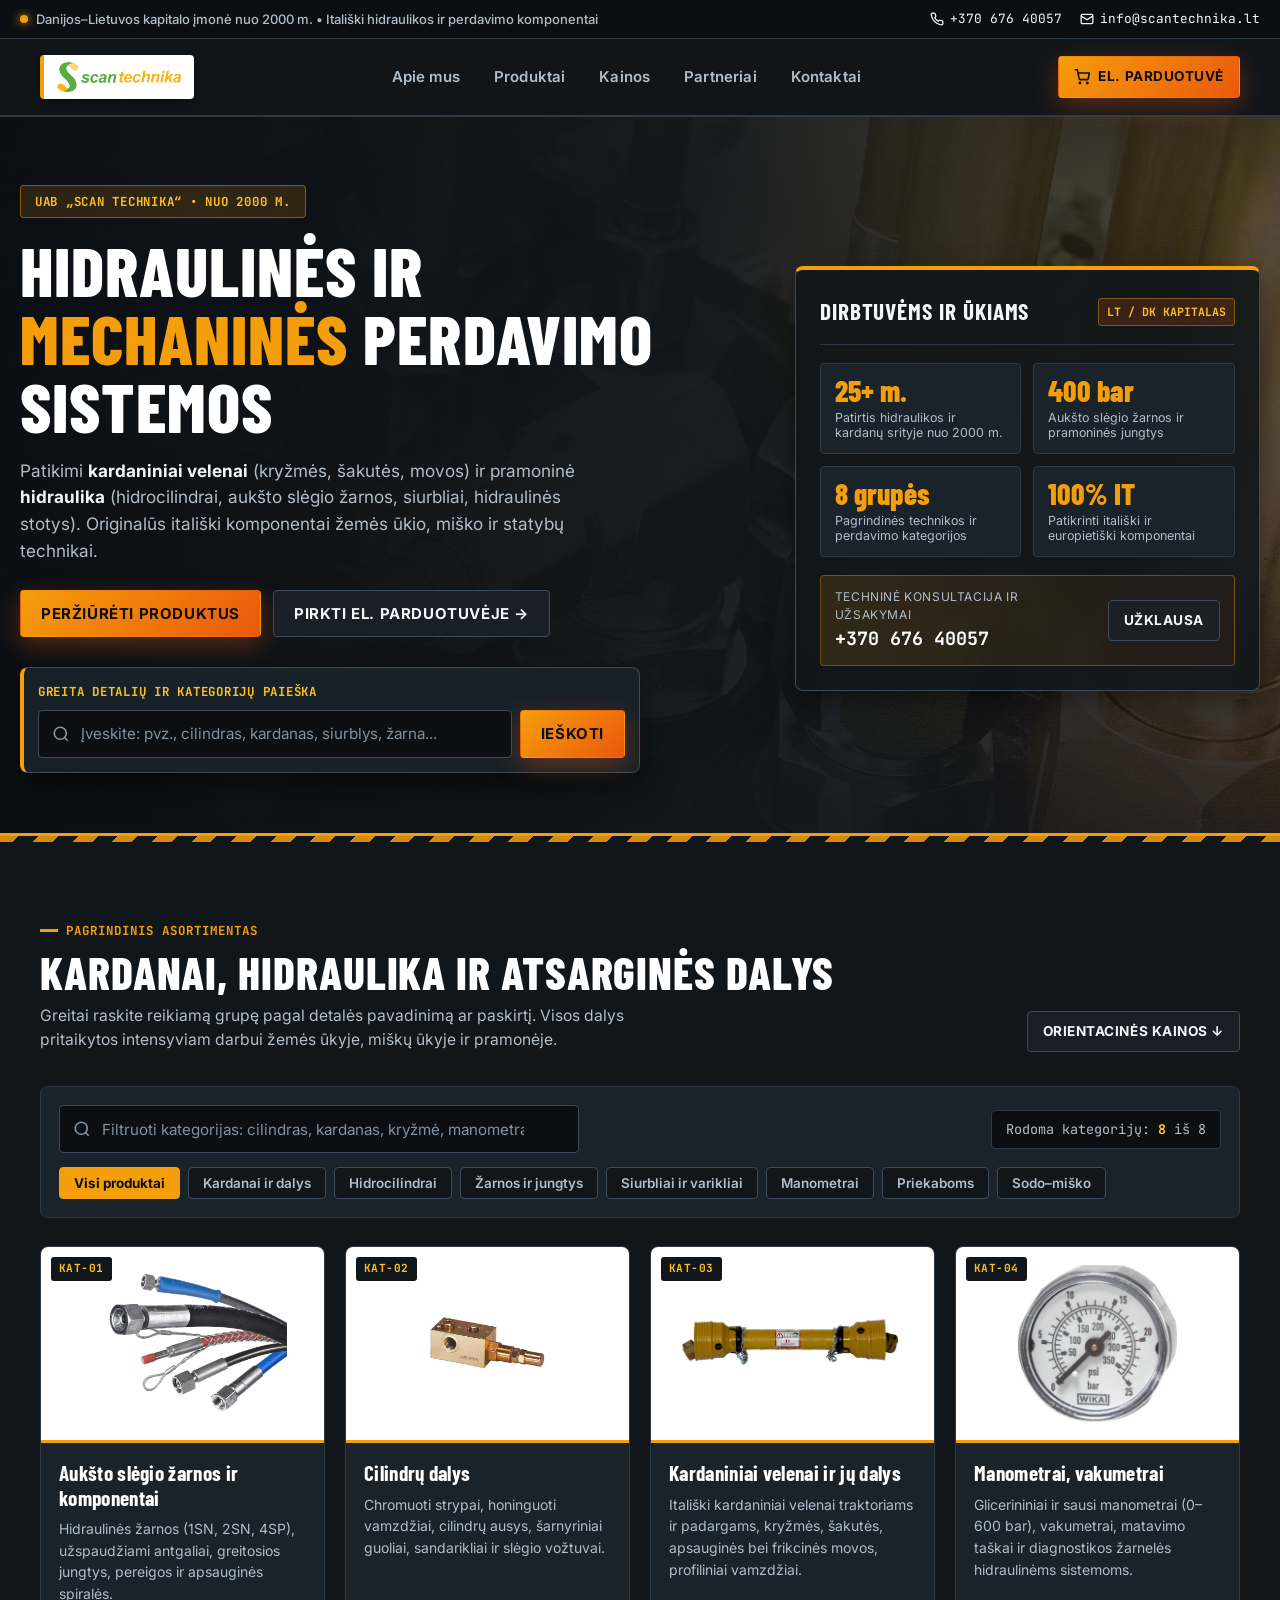
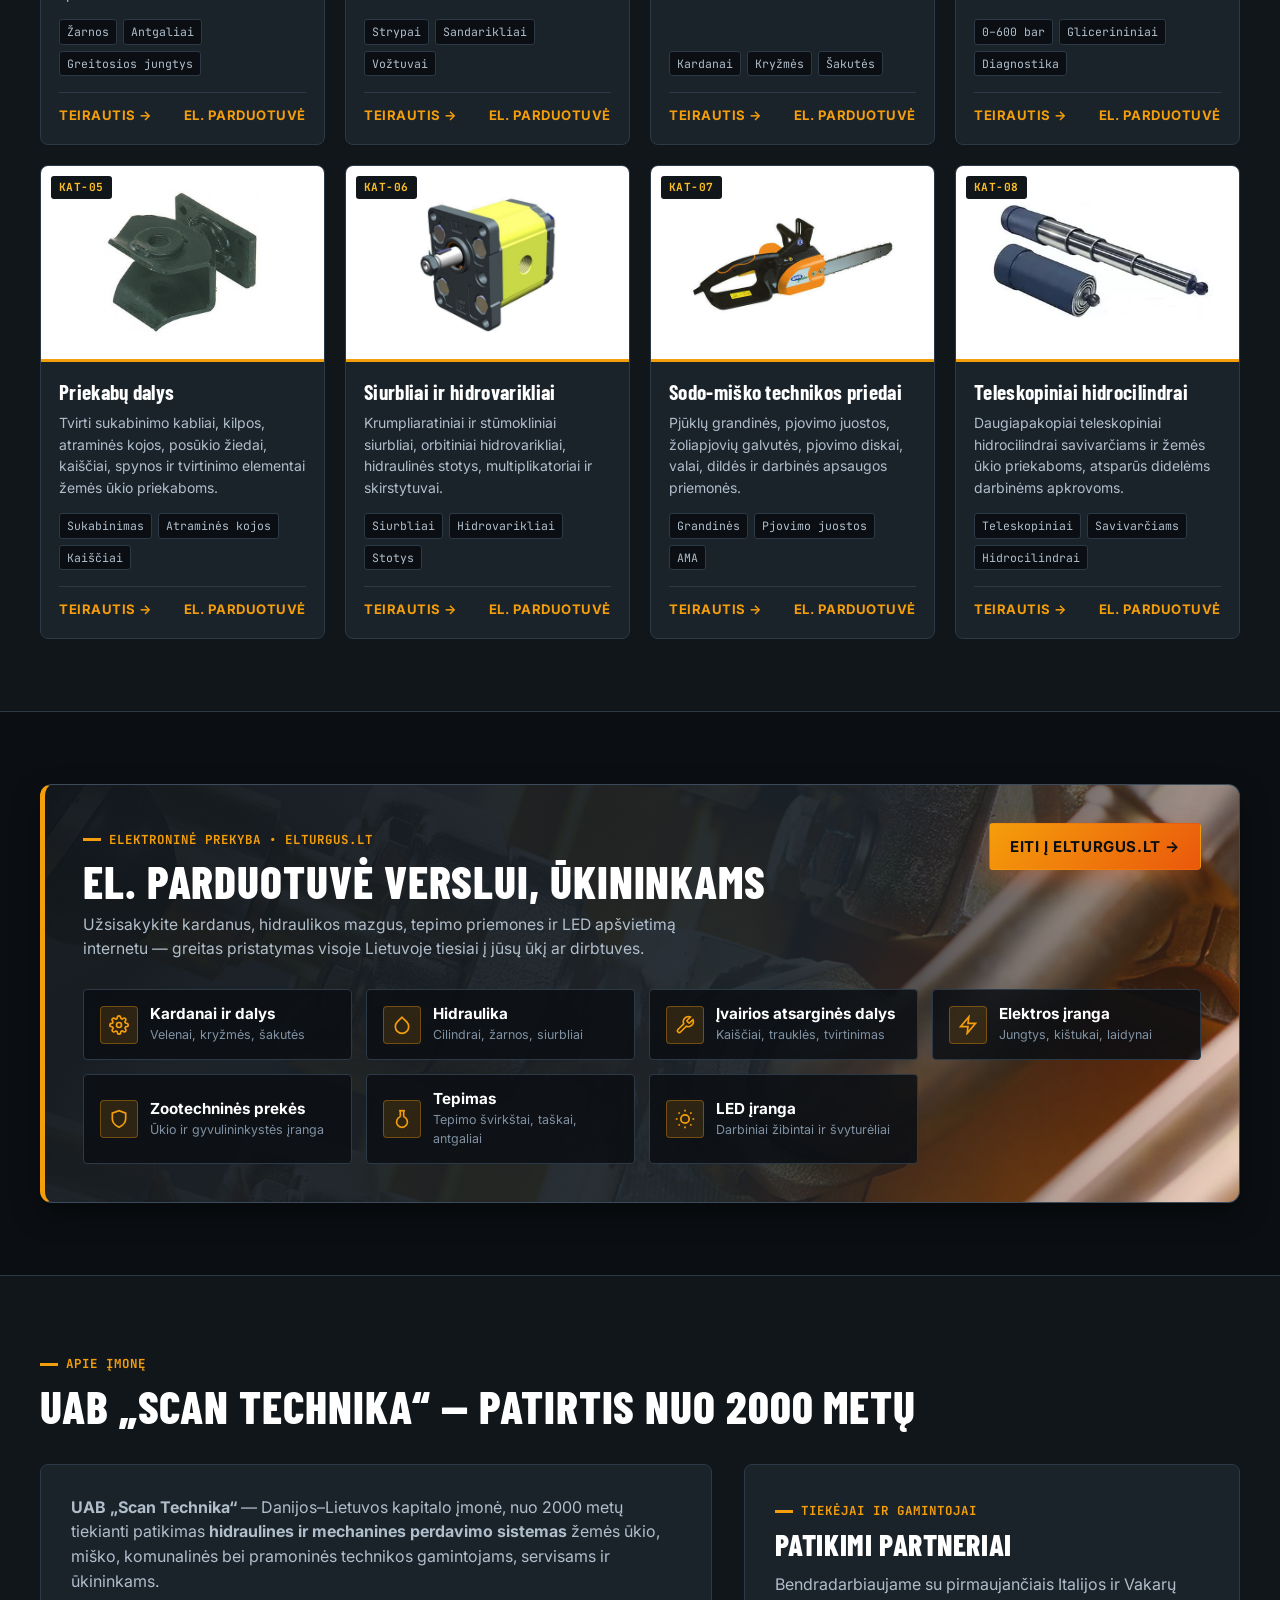
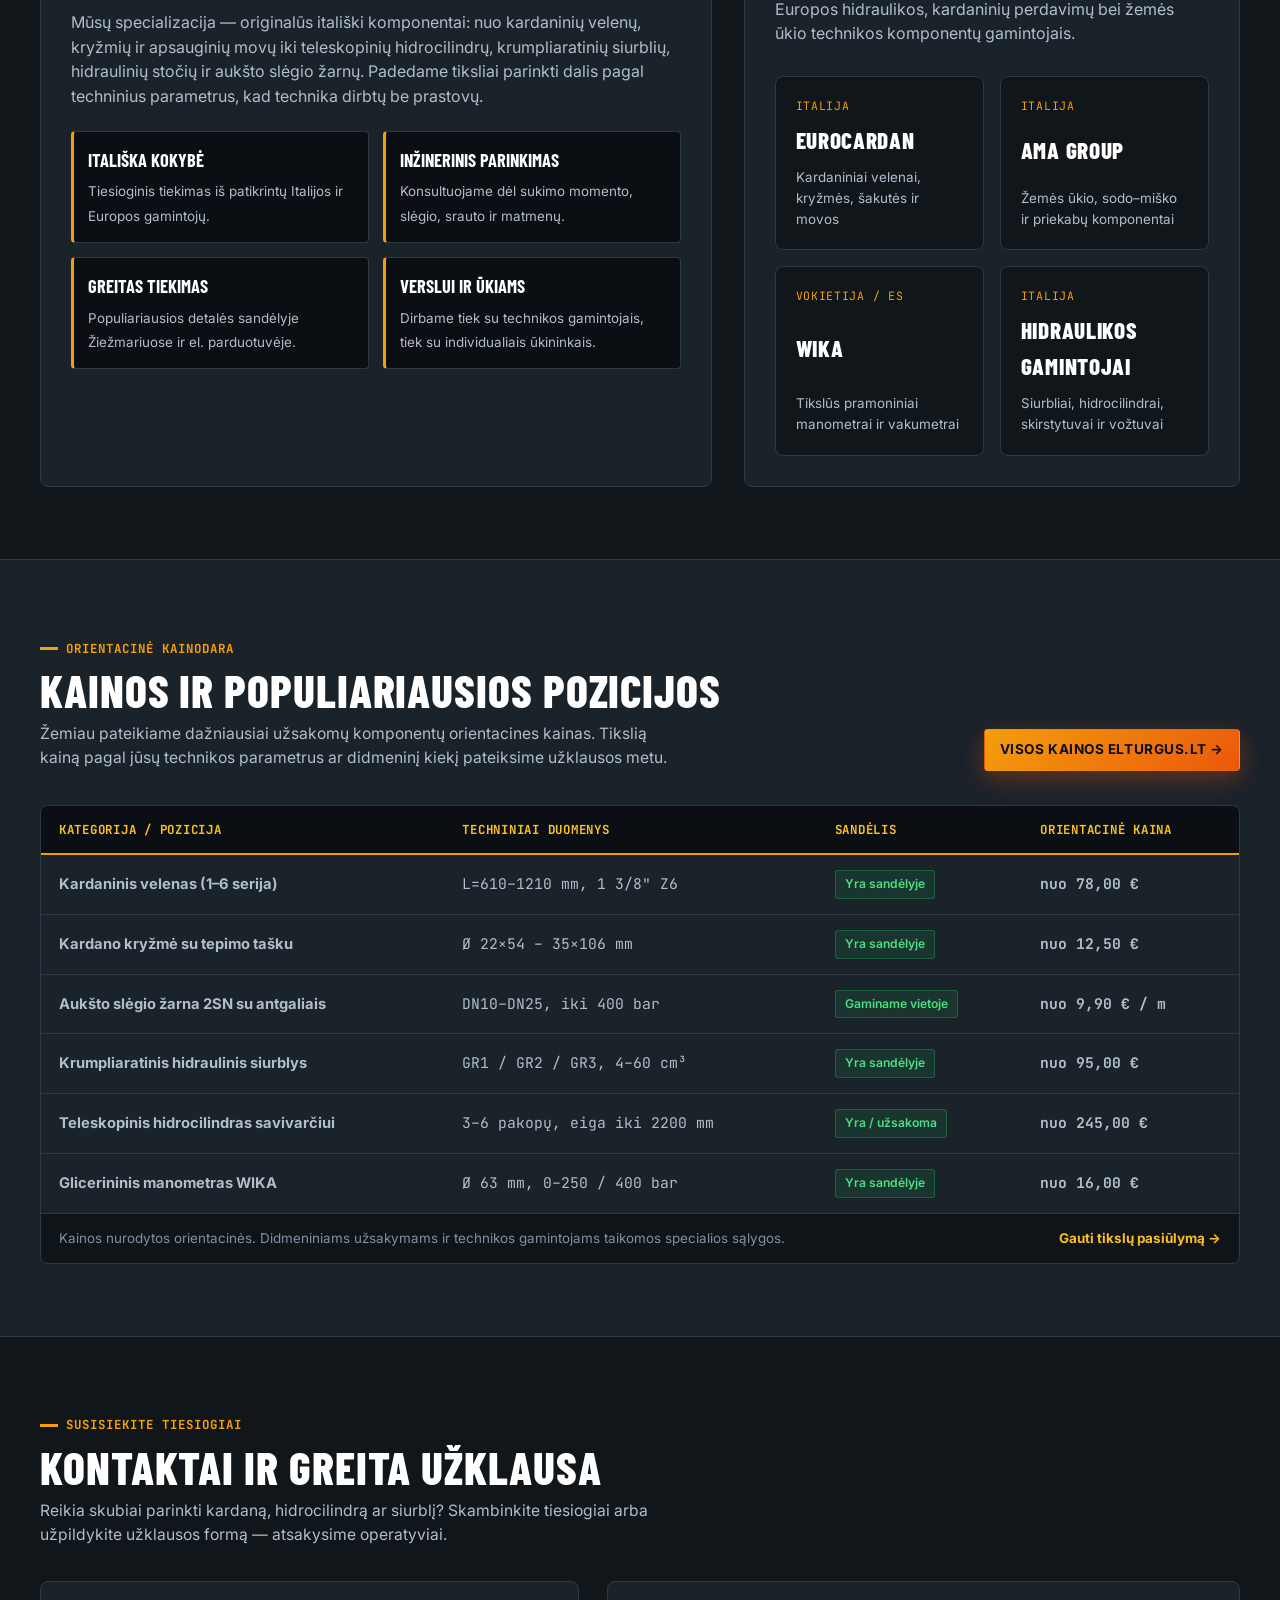
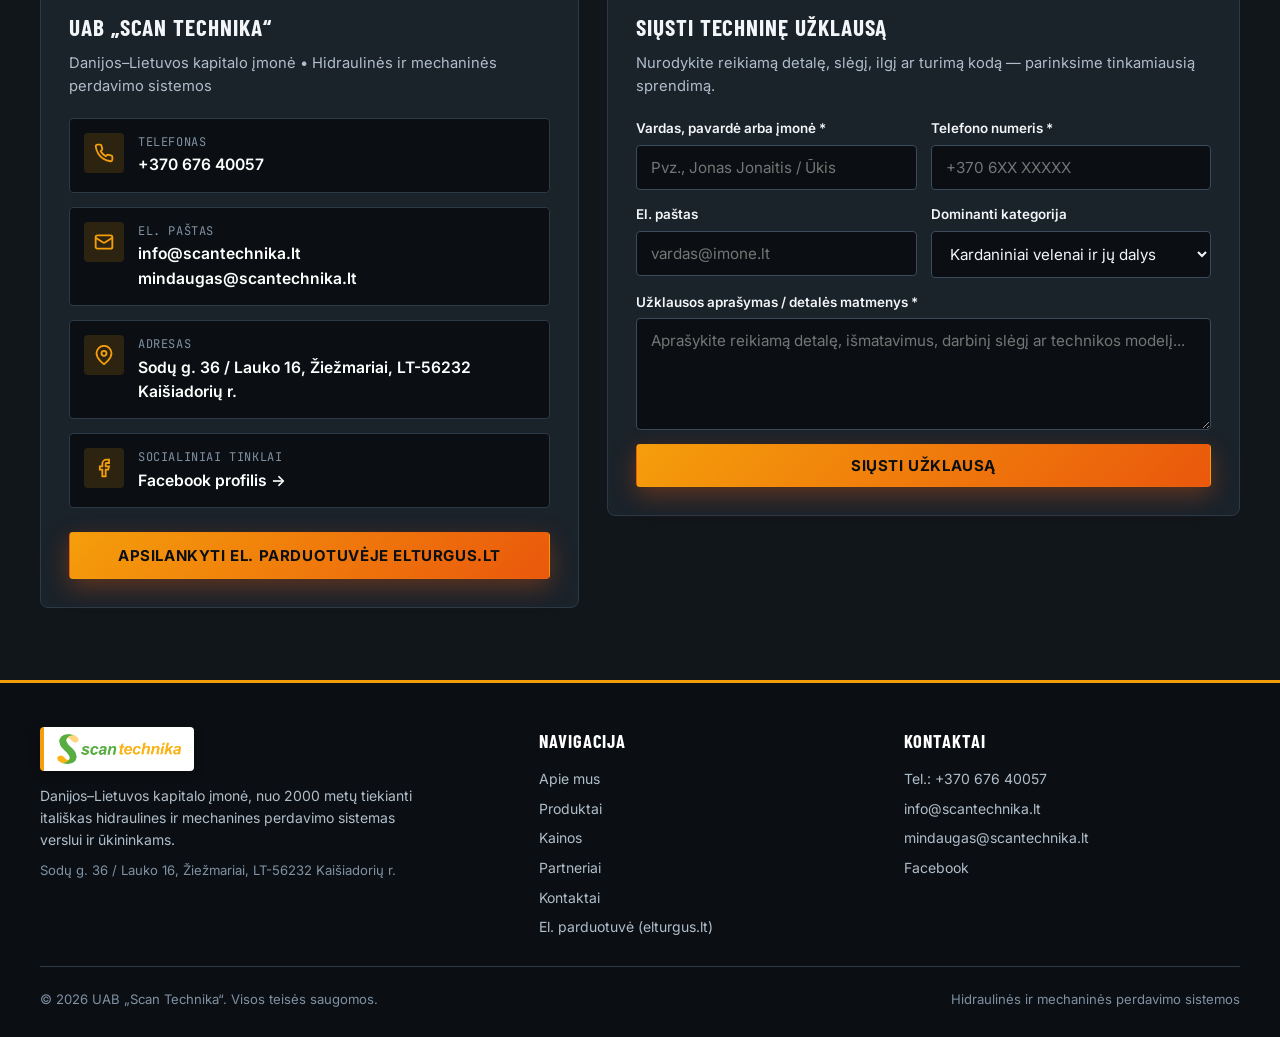
<file: variant-3-agro-pro/index.html>
<!DOCTYPE html>
<html lang="lt">
<head>
  <meta charset="UTF-8">
  <meta name="viewport" content="width=device-width, initial-scale=1.0">
  <title>UAB „Scan Technika“ — Hidraulinės ir mechaninės perdavimo sistemos</title>
  <meta name="description" content="UAB „Scan Technika“ – Danijos–Lietuvos kapitalo įmonė nuo 2000 m. Kardaniniai velenai, hidrocilindrai, aukšto slėgio žarnos, siurbliai ir itališki komponentai žemės ūkio bei pramoninei technikai.">
  <link rel="preconnect" href="https://fonts.googleapis.com">
  <link rel="preconnect" href="https://fonts.gstatic.com" crossorigin>
  <link href="https://fonts.googleapis.com/css2?family=Barlow+Condensed:wght@600;700;800&family=Inter:wght@400;500;600;700&family=JetBrains+Mono:wght@500;700&display=swap" rel="stylesheet">
  <style>
    :root {
      --bg-void: #0B0F13;
      --bg-steel: #11161B;
      --bg-gunmetal: #1A222A;
      --bg-panel: #202A34;
      --bg-panel-hover: #26323E;
      --border-steel: #2C3947;
      --border-strong: #3B4B5C;
      --amber: #F59E0B;
      --amber-bright: #FBBF24;
      --orange: #EA580C;
      --orange-hover: #DC4C08;
      --text-primary: #F3F6F9;
      --text-secondary: #B0BECB;
      --text-muted: #7F91A3;
      --success: #22C55E;
      --font-display: 'Barlow Condensed', 'Arial Narrow', Impact, sans-serif;
      --font-body: 'Inter', -apple-system, BlinkMacSystemFont, 'Segoe UI', Roboto, sans-serif;
      --font-mono: 'JetBrains Mono', ui-monospace, SFMono-Regular, Menlo, monospace;
      --radius-sm: 4px;
      --radius-md: 8px;
      --radius-lg: 12px;
      --shadow-card: 0 12px 28px rgba(0, 0, 0, 0.42);
      --shadow-amber: 0 8px 24px rgba(234, 88, 12, 0.34);
    }

    *, *::before, *::after {
      box-sizing: border-box;
    }

    html {
      scroll-behavior: smooth;
      overflow-x: hidden;
    }

    body {
      margin: 0;
      font-family: var(--font-body);
      background-color: var(--bg-steel);
      color: var(--text-primary);
      line-height: 1.55;
      overflow-x: hidden;
      -webkit-font-smoothing: antialiased;
    }

    img {
      max-width: 100%;
      height: auto;
      display: block;
    }

    a {
      color: inherit;
      text-decoration: none;
    }

    button, input, select, textarea {
      font-family: inherit;
    }

    .container {
      width: 100%;
      max-width: 1240px;
      margin: 0 auto;
      padding: 0 20px;
    }

    /* Industrial top utility strip */
    .utility-bar {
      background: var(--bg-void);
      border-bottom: 1px solid var(--border-steel);
      font-size: 0.8125rem;
      color: var(--text-secondary);
    }

    .utility-inner {
      display: flex;
      align-items: center;
      justify-content: space-between;
      gap: 16px;
      min-height: 38px;
      flex-wrap: wrap;
      padding: 6px 0;
    }

    .utility-badge {
      display: inline-flex;
      align-items: center;
      gap: 8px;
      font-weight: 500;
      color: var(--text-secondary);
    }

    .status-dot {
      width: 8px;
      height: 8px;
      border-radius: 50%;
      background: var(--amber);
      box-shadow: 0 0 10px var(--amber);
      flex-shrink: 0;
    }

    .utility-contacts {
      display: flex;
      align-items: center;
      gap: 18px;
      flex-wrap: wrap;
    }

    .utility-contacts a {
      display: inline-flex;
      align-items: center;
      gap: 6px;
      color: var(--text-primary);
      font-family: var(--font-mono);
      font-size: 0.8rem;
      transition: color 0.18s ease;
    }

    .utility-contacts a:hover {
      color: var(--amber);
    }

    /* Sticky Main Header */
    .site-header {
      position: sticky;
      top: 0;
      z-index: 100;
      background: rgba(17, 22, 27, 0.94);
      backdrop-filter: blur(12px);
      border-bottom: 2px solid var(--border-steel);
    }

    .header-inner {
      display: flex;
      align-items: center;
      justify-content: space-between;
      gap: 16px;
      height: 76px;
    }

    .brand-link {
      display: inline-flex;
      align-items: center;
      gap: 12px;
      flex-shrink: 0;
    }

    .logo-plate {
      background: #FFFFFF;
      padding: 6px 12px;
      border-radius: var(--radius-sm);
      border-left: 4px solid var(--amber);
      box-shadow: 0 2px 10px rgba(0, 0, 0, 0.35);
      display: flex;
      align-items: center;
    }

    .logo-plate img {
      height: 32px;
      width: auto;
      object-fit: contain;
    }

    .nav-desktop {
      display: flex;
      align-items: center;
      gap: 6px;
    }

    .nav-link {
      padding: 9px 14px;
      font-size: 0.9375rem;
      font-weight: 600;
      color: var(--text-secondary);
      border-radius: var(--radius-sm);
      transition: color 0.18s ease, background-color 0.18s ease;
      letter-spacing: 0.01em;
    }

    .nav-link:hover, .nav-link:focus-visible {
      color: var(--text-primary);
      background: rgba(255, 255, 255, 0.06);
      outline: none;
    }

    .header-actions {
      display: flex;
      align-items: center;
      gap: 12px;
      flex-shrink: 0;
    }

    .btn {
      display: inline-flex;
      align-items: center;
      justify-content: center;
      gap: 8px;
      font-weight: 700;
      font-size: 0.9375rem;
      padding: 11px 20px;
      border-radius: var(--radius-sm);
      border: 1px solid transparent;
      cursor: pointer;
      transition: transform 0.15s ease, background-color 0.18s ease, border-color 0.18s ease, box-shadow 0.18s ease;
      text-transform: uppercase;
      letter-spacing: 0.04em;
      white-space: nowrap;
    }

    .btn:active {
      transform: translateY(1px);
    }

    .btn-primary {
      background: linear-gradient(135deg, var(--amber) 0%, var(--orange) 100%);
      color: #0B0F13;
      box-shadow: var(--shadow-amber);
    }

    .btn-primary:hover {
      background: linear-gradient(135deg, var(--amber-bright) 0%, var(--orange-hover) 100%);
      box-shadow: 0 10px 28px rgba(245, 158, 11, 0.42);
    }

    .btn-outline {
      background: rgba(26, 34, 42, 0.85);
      border-color: var(--border-strong);
      color: var(--text-primary);
    }

    .btn-outline:hover {
      border-color: var(--amber);
      color: var(--amber);
      background: rgba(245, 158, 11, 0.08);
    }

    .btn-sm {
      padding: 9px 15px;
      font-size: 0.85rem;
    }

    .mobile-toggle {
      display: none;
      align-items: center;
      justify-content: center;
      width: 44px;
      height: 44px;
      border-radius: var(--radius-sm);
      background: var(--bg-gunmetal);
      border: 1px solid var(--border-strong);
      color: var(--text-primary);
      cursor: pointer;
    }

    .mobile-toggle:hover {
      border-color: var(--amber);
      color: var(--amber);
    }

    /* Mobile Drawer */
    .mobile-menu {
      display: none;
      background: var(--bg-void);
      border-top: 1px solid var(--border-steel);
      border-bottom: 2px solid var(--amber);
      padding: 16px 20px 22px;
    }

    .mobile-menu.is-open {
      display: block;
    }

    .mobile-nav-list {
      display: flex;
      flex-direction: column;
      gap: 6px;
      margin-bottom: 16px;
    }

    .mobile-nav-list a {
      display: block;
      padding: 12px 14px;
      background: var(--bg-gunmetal);
      border-left: 3px solid transparent;
      border-radius: var(--radius-sm);
      font-weight: 600;
      font-size: 1rem;
      color: var(--text-primary);
    }

    .mobile-nav-list a:hover {
      border-left-color: var(--amber);
      background: var(--bg-panel);
    }

    .mobile-menu-cta {
      display: flex;
      flex-direction: column;
      gap: 10px;
    }

    .mobile-menu-cta .btn {
      width: 100%;
    }

    /* Hero Section */
    .hero {
      position: relative;
      background-color: var(--bg-void);
      background-image: url('assets/hero-agro-pro.jpg');
      background-size: cover;
      background-position: center right;
      border-bottom: 3px solid var(--amber);
      overflow: hidden;
    }

    .hero::before {
      content: '';
      position: absolute;
      inset: 0;
      background:
        linear-gradient(90deg, rgba(11, 15, 19, 0.96) 0%, rgba(17, 22, 27, 0.88) 52%, rgba(17, 22, 27, 0.45) 100%),
        repeating-linear-gradient(0deg, rgba(255,255,255,0.015) 0px, rgba(255,255,255,0.015) 1px, transparent 1px, transparent 4px);
      pointer-events: none;
    }

    .hero-inner {
      position: relative;
      z-index: 2;
      padding: 68px 0 60px;
      display: grid;
      grid-template-columns: minmax(0, 1.35fr) minmax(0, 0.85fr);
      gap: 36px;
      align-items: center;
    }

    .hero-eyebrow {
      display: inline-flex;
      align-items: center;
      gap: 10px;
      padding: 6px 14px;
      background: rgba(245, 158, 11, 0.14);
      border: 1px solid rgba(245, 158, 11, 0.45);
      border-radius: var(--radius-sm);
      color: var(--amber-bright);
      font-family: var(--font-mono);
      font-size: 0.78rem;
      font-weight: 700;
      letter-spacing: 0.06em;
      text-transform: uppercase;
      margin-bottom: 18px;
    }

    .hero-title {
      margin: 0 0 18px;
      font-family: var(--font-display);
      font-size: clamp(2.5rem, 5.4vw, 4.35rem);
      font-weight: 800;
      line-height: 0.98;
      letter-spacing: 0.015em;
      text-transform: uppercase;
      color: #FFFFFF;
    }

    .hero-title .accent {
      color: var(--amber);
    }

    .hero-subtitle {
      margin: 0 0 26px;
      font-size: 1.075rem;
      color: var(--text-secondary);
      max-width: 600px;
    }

    .hero-subtitle strong {
      color: var(--text-primary);
    }

    .hero-cta-row {
      display: flex;
      flex-wrap: wrap;
      gap: 12px;
      margin-bottom: 30px;
    }

    /* Quick Hero Search Bar */
    .hero-search-box {
      background: rgba(26, 34, 42, 0.92);
      border: 1px solid var(--border-strong);
      border-left: 4px solid var(--amber);
      border-radius: var(--radius-md);
      padding: 14px;
      max-width: 620px;
      box-shadow: 0 14px 32px rgba(0, 0, 0, 0.5);
    }

    .hero-search-label {
      display: block;
      font-size: 0.78rem;
      font-family: var(--font-mono);
      text-transform: uppercase;
      letter-spacing: 0.06em;
      color: var(--amber-bright);
      margin-bottom: 8px;
      font-weight: 700;
    }

    .search-input-group {
      display: flex;
      gap: 8px;
    }

    .search-input-wrap {
      position: relative;
      flex: 1;
      min-width: 0;
    }

    .search-icon {
      position: absolute;
      left: 14px;
      top: 50%;
      transform: translateY(-50%);
      color: var(--text-muted);
      pointer-events: none;
    }

    .search-input {
      width: 100%;
      height: 48px;
      padding: 0 40px 0 42px;
      background: var(--bg-void);
      border: 1px solid var(--border-strong);
      border-radius: var(--radius-sm);
      color: var(--text-primary);
      font-size: 0.95rem;
      transition: border-color 0.18s ease, box-shadow 0.18s ease;
    }

    .search-input::placeholder {
      color: var(--text-muted);
    }

    .search-input:focus {
      outline: none;
      border-color: var(--amber);
      box-shadow: 0 0 0 3px rgba(245, 158, 11, 0.22);
    }

    .search-clear-btn {
      position: absolute;
      right: 10px;
      top: 50%;
      transform: translateY(-50%);
      background: transparent;
      border: none;
      color: var(--text-muted);
      cursor: pointer;
      width: 28px;
      height: 28px;
      display: none;
      align-items: center;
      justify-content: center;
      border-radius: 50%;
      font-size: 1.1rem;
    }

    .search-clear-btn.is-visible {
      display: inline-flex;
    }

    .search-clear-btn:hover {
      background: rgba(255, 255, 255, 0.1);
      color: var(--text-primary);
    }

    /* Right Hero Telemetry / Quick Spec Card */
    .hero-spec-panel {
      background: rgba(17, 22, 27, 0.88);
      backdrop-filter: blur(10px);
      border: 1px solid var(--border-strong);
      border-top: 4px solid var(--amber);
      border-radius: var(--radius-md);
      padding: 24px;
      box-shadow: var(--shadow-card);
    }

    .spec-panel-head {
      display: flex;
      align-items: center;
      justify-content: space-between;
      border-bottom: 1px solid var(--border-steel);
      padding-bottom: 14px;
      margin-bottom: 18px;
    }

    .spec-panel-title {
      font-family: var(--font-display);
      font-size: 1.45rem;
      font-weight: 700;
      text-transform: uppercase;
      letter-spacing: 0.04em;
      margin: 0;
    }

    .spec-tag {
      font-family: var(--font-mono);
      font-size: 0.72rem;
      font-weight: 700;
      padding: 4px 8px;
      background: rgba(234, 88, 12, 0.18);
      color: var(--amber-bright);
      border: 1px solid rgba(245, 158, 11, 0.4);
      border-radius: var(--radius-sm);
    }

    .spec-metrics {
      display: grid;
      grid-template-columns: 1fr 1fr;
      gap: 12px;
      margin-bottom: 18px;
    }

    .metric-box {
      background: var(--bg-gunmetal);
      border: 1px solid var(--border-steel);
      border-radius: var(--radius-sm);
      padding: 12px 14px;
    }

    .metric-val {
      font-family: var(--font-display);
      font-size: 1.85rem;
      font-weight: 800;
      color: var(--amber);
      line-height: 1;
      margin-bottom: 4px;
    }

    .metric-lbl {
      font-size: 0.78rem;
      color: var(--text-secondary);
      line-height: 1.25;
    }

    .hero-hotline {
      display: flex;
      align-items: center;
      justify-content: space-between;
      gap: 12px;
      background: linear-gradient(90deg, rgba(245, 158, 11, 0.14), rgba(234, 88, 12, 0.06));
      border: 1px solid rgba(245, 158, 11, 0.35);
      border-radius: var(--radius-sm);
      padding: 12px 14px;
    }

    .hotline-label {
      font-size: 0.75rem;
      color: var(--text-secondary);
      text-transform: uppercase;
      letter-spacing: 0.05em;
    }

    .hotline-num {
      display: block;
      font-family: var(--font-mono);
      font-size: 1.15rem;
      font-weight: 700;
      color: #FFFFFF;
    }

    .hotline-num:hover {
      color: var(--amber-bright);
    }

    /* Hazard Accent Divider */
    .hazard-strip {
      height: 6px;
      background: repeating-linear-gradient(
        -45deg,
        var(--amber),
        var(--amber) 14px,
        #11161B 14px,
        #11161B 28px
      );
      opacity: 0.85;
    }

    /* Section Base */
    .section {
      padding: 72px 0;
    }

    .section-dark {
      background: var(--bg-void);
      border-top: 1px solid var(--border-steel);
      border-bottom: 1px solid var(--border-steel);
    }

    .section-gunmetal {
      background: var(--bg-gunmetal);
      border-top: 1px solid var(--border-steel);
      border-bottom: 1px solid var(--border-steel);
    }

    .section-header {
      display: flex;
      align-items: flex-end;
      justify-content: space-between;
      gap: 20px;
      margin-bottom: 34px;
      flex-wrap: wrap;
    }

    .section-kicker {
      display: inline-flex;
      align-items: center;
      gap: 8px;
      font-family: var(--font-mono);
      font-size: 0.78rem;
      font-weight: 700;
      text-transform: uppercase;
      letter-spacing: 0.08em;
      color: var(--amber);
      margin-bottom: 8px;
    }

    .section-kicker::before {
      content: '';
      width: 18px;
      height: 3px;
      background: var(--amber);
      display: inline-block;
    }

    .section-title {
      margin: 0;
      font-family: var(--font-display);
      font-size: clamp(1.9rem, 3.6vw, 2.85rem);
      font-weight: 800;
      text-transform: uppercase;
      letter-spacing: 0.02em;
      line-height: 1.05;
      color: #FFFFFF;
    }

    .section-desc {
      margin: 8px 0 0;
      color: var(--text-secondary);
      max-width: 640px;
      font-size: 0.98rem;
    }

    /* Filter Toolbar & Live Search in Catalog */
    .catalog-controls {
      background: var(--bg-gunmetal);
      border: 1px solid var(--border-steel);
      border-radius: var(--radius-md);
      padding: 18px;
      margin-bottom: 28px;
      display: flex;
      flex-direction: column;
      gap: 14px;
    }

    .catalog-search-row {
      display: flex;
      align-items: center;
      justify-content: space-between;
      gap: 14px;
      flex-wrap: wrap;
    }

    .catalog-search-row .search-input-wrap {
      max-width: 520px;
      width: 100%;
    }

    .search-status {
      font-family: var(--font-mono);
      font-size: 0.84rem;
      color: var(--text-secondary);
      background: var(--bg-void);
      border: 1px solid var(--border-steel);
      padding: 8px 14px;
      border-radius: var(--radius-sm);
    }

    .search-status strong {
      color: var(--amber-bright);
    }

    .filter-chips {
      display: flex;
      flex-wrap: wrap;
      gap: 8px;
    }

    .chip-btn {
      background: var(--bg-steel);
      border: 1px solid var(--border-strong);
      color: var(--text-secondary);
      padding: 7px 14px;
      border-radius: var(--radius-sm);
      font-size: 0.84rem;
      font-weight: 600;
      cursor: pointer;
      transition: all 0.16s ease;
    }

    .chip-btn:hover {
      border-color: var(--amber);
      color: var(--text-primary);
    }

    .chip-btn.is-active {
      background: var(--amber);
      border-color: var(--amber);
      color: #0B0F13;
      font-weight: 700;
    }

    /* 8 Product Categories Grid */
    .product-grid {
      display: grid;
      grid-template-columns: repeat(4, minmax(0, 1fr));
      gap: 20px;
    }

    .product-card {
      background: var(--bg-gunmetal);
      border: 1px solid var(--border-steel);
      border-radius: var(--radius-md);
      overflow: hidden;
      display: flex;
      flex-direction: column;
      transition: transform 0.2s ease, border-color 0.2s ease, box-shadow 0.2s ease;
      position: relative;
    }

    .product-card:hover {
      transform: translateY(-4px);
      border-color: var(--amber);
      box-shadow: 0 16px 32px rgba(0, 0, 0, 0.55);
    }

    .product-card.is-hidden {
      display: none;
    }

    .card-media {
      position: relative;
      background: #FFFFFF;
      height: 196px;
      padding: 18px;
      display: flex;
      align-items: center;
      justify-content: center;
      border-bottom: 3px solid var(--amber);
      overflow: hidden;
    }

    .card-media img {
      max-height: 100%;
      max-width: 100%;
      width: auto;
      height: auto;
      object-fit: contain;
      transition: transform 0.25s ease;
    }

    .product-card:hover .card-media img {
      transform: scale(1.06);
    }

    .card-code {
      position: absolute;
      top: 10px;
      left: 10px;
      background: #11161B;
      color: var(--amber-bright);
      font-family: var(--font-mono);
      font-size: 0.7rem;
      font-weight: 700;
      padding: 3px 8px;
      border-radius: 3px;
      letter-spacing: 0.04em;
    }

    .card-body {
      padding: 18px;
      display: flex;
      flex-direction: column;
      flex: 1;
    }

    .card-title {
      margin: 0 0 8px;
      font-family: var(--font-display);
      font-size: 1.32rem;
      font-weight: 700;
      line-height: 1.15;
      color: #FFFFFF;
      letter-spacing: 0.015em;
    }

    .card-desc {
      margin: 0 0 14px;
      font-size: 0.875rem;
      color: var(--text-secondary);
      flex: 1;
    }

    .card-tags {
      display: flex;
      flex-wrap: wrap;
      gap: 6px;
      margin-bottom: 16px;
    }

    .card-tag {
      font-size: 0.72rem;
      font-family: var(--font-mono);
      background: var(--bg-void);
      border: 1px solid var(--border-steel);
      color: var(--text-secondary);
      padding: 3px 7px;
      border-radius: 3px;
    }

    .card-footer {
      display: flex;
      align-items: center;
      justify-content: space-between;
      padding-top: 12px;
      border-top: 1px solid var(--border-steel);
      gap: 8px;
    }

    .card-link {
      display: inline-flex;
      align-items: center;
      gap: 6px;
      font-size: 0.82rem;
      font-weight: 700;
      text-transform: uppercase;
      letter-spacing: 0.04em;
      color: var(--amber);
    }

    .card-link:hover {
      color: var(--amber-bright);
    }

    .empty-state {
      display: none;
      text-align: center;
      padding: 44px 20px;
      background: var(--bg-gunmetal);
      border: 1px dashed var(--border-strong);
      border-radius: var(--radius-md);
    }

    .empty-state.is-visible {
      display: block;
    }

    .empty-state h3 {
      margin: 0 0 8px;
      font-family: var(--font-display);
      font-size: 1.6rem;
      text-transform: uppercase;
    }

    .empty-state p {
      margin: 0 0 18px;
      color: var(--text-secondary);
    }

    /* E-shop Section (elturgus.lt) */
    .eshop-banner {
      position: relative;
      background:
        linear-gradient(115deg, rgba(17, 22, 27, 0.96) 0%, rgba(26, 34, 42, 0.92) 60%, rgba(234, 88, 12, 0.24) 100%),
        url('assets/banner-hydraulics.jpg') center/cover no-repeat;
      border: 1px solid var(--border-strong);
      border-left: 5px solid var(--amber);
      border-radius: var(--radius-lg);
      padding: 38px;
      box-shadow: var(--shadow-card);
    }

    .eshop-top {
      display: flex;
      align-items: flex-start;
      justify-content: space-between;
      gap: 24px;
      margin-bottom: 28px;
      flex-wrap: wrap;
    }

    .eshop-grid {
      display: grid;
      grid-template-columns: repeat(auto-fit, minmax(220px, 1fr));
      gap: 14px;
    }

    .eshop-cat {
      display: flex;
      align-items: center;
      gap: 12px;
      background: rgba(11, 15, 19, 0.86);
      border: 1px solid var(--border-steel);
      border-radius: var(--radius-sm);
      padding: 14px 16px;
      transition: border-color 0.18s ease, transform 0.18s ease, background-color 0.18s ease;
    }

    .eshop-cat:hover {
      border-color: var(--amber);
      background: rgba(26, 34, 42, 0.96);
      transform: translateY(-2px);
    }

    .eshop-icon {
      width: 38px;
      height: 38px;
      border-radius: var(--radius-sm);
      background: rgba(245, 158, 11, 0.14);
      border: 1px solid rgba(245, 158, 11, 0.35);
      color: var(--amber);
      display: flex;
      align-items: center;
      justify-content: center;
      flex-shrink: 0;
    }

    .eshop-cat-name {
      font-weight: 700;
      font-size: 0.95rem;
      color: #FFFFFF;
      line-height: 1.25;
    }

    .eshop-cat-sub {
      font-size: 0.78rem;
      color: var(--text-muted);
      margin-top: 2px;
    }

    /* About & Partners */
    .about-grid {
      display: grid;
      grid-template-columns: minmax(0, 1.15fr) minmax(0, 0.85fr);
      gap: 32px;
      align-items: stretch;
    }

    .about-card {
      background: var(--bg-gunmetal);
      border: 1px solid var(--border-steel);
      border-radius: var(--radius-md);
      padding: 30px;
    }

    .about-card p {
      color: var(--text-secondary);
      margin: 0 0 16px;
    }

    .pillar-list {
      display: grid;
      grid-template-columns: 1fr 1fr;
      gap: 14px;
      margin-top: 22px;
    }

    .pillar-item {
      background: var(--bg-void);
      border: 1px solid var(--border-steel);
      border-left: 3px solid var(--amber);
      border-radius: var(--radius-sm);
      padding: 14px;
    }

    .pillar-item strong {
      display: block;
      font-family: var(--font-display);
      font-size: 1.15rem;
      text-transform: uppercase;
      color: #FFFFFF;
      margin-bottom: 4px;
    }

    .pillar-item span {
      font-size: 0.84rem;
      color: var(--text-secondary);
    }

    .partners-grid {
      display: grid;
      grid-template-columns: repeat(4, minmax(0, 1fr));
      gap: 16px;
    }

    .partner-tile {
      background: var(--bg-steel);
      border: 1px solid var(--border-steel);
      border-radius: var(--radius-md);
      padding: 20px;
      display: flex;
      flex-direction: column;
      justify-content: space-between;
      gap: 8px;
    }

    .partner-origin {
      font-family: var(--font-mono);
      font-size: 0.72rem;
      color: var(--amber);
      text-transform: uppercase;
      letter-spacing: 0.06em;
    }

    .partner-name {
      font-family: var(--font-display);
      font-size: 1.45rem;
      font-weight: 800;
      letter-spacing: 0.03em;
      color: #FFFFFF;
    }

    .partner-note {
      font-size: 0.84rem;
      color: var(--text-secondary);
    }

    /* Responsive Pricing Preview Table (Zero overflow on 375px!) */
    .price-table-wrap {
      background: var(--bg-gunmetal);
      border: 1px solid var(--border-steel);
      border-radius: var(--radius-md);
      overflow: hidden;
    }

    .price-table {
      width: 100%;
      border-collapse: collapse;
      text-align: left;
    }

    .price-table thead {
      background: var(--bg-void);
      border-bottom: 2px solid var(--amber);
    }

    .price-table th {
      padding: 14px 18px;
      font-family: var(--font-mono);
      font-size: 0.78rem;
      text-transform: uppercase;
      letter-spacing: 0.06em;
      color: var(--amber-bright);
      font-weight: 700;
    }

    .price-table td {
      padding: 15px 18px;
      border-bottom: 1px solid var(--border-steel);
      font-size: 0.92rem;
      color: var(--text-secondary);
      vertical-align: middle;
    }

    .price-table tbody tr:last-child td {
      border-bottom: none;
    }

    .price-table tbody tr:hover {
      background: rgba(255, 255, 255, 0.03);
    }

    .td-title {
      font-weight: 700;
      color: #FFFFFF;
    }

    .td-mono {
      font-family: var(--font-mono);
      color: var(--text-primary);
      font-size: 0.85rem;
    }

    .td-price {
      font-family: var(--font-mono);
      font-weight: 700;
      color: var(--amber-bright);
    }

    .stock-pill {
      display: inline-flex;
      align-items: center;
      gap: 6px;
      font-size: 0.76rem;
      font-weight: 600;
      padding: 4px 9px;
      border-radius: 3px;
      background: rgba(34, 197, 94, 0.12);
      color: #4ADE80;
      border: 1px solid rgba(34, 197, 94, 0.3);
    }

    .price-note {
      padding: 14px 18px;
      background: rgba(11, 15, 19, 0.7);
      border-top: 1px solid var(--border-steel);
      font-size: 0.84rem;
      color: var(--text-muted);
      display: flex;
      align-items: center;
      justify-content: space-between;
      gap: 12px;
      flex-wrap: wrap;
    }

    /* Contacts & Inquiry Form */
    .contact-grid {
      display: grid;
      grid-template-columns: minmax(0, 0.92fr) minmax(0, 1.08fr);
      gap: 28px;
      align-items: start;
    }

    .contact-panel, .form-panel {
      background: var(--bg-gunmetal);
      border: 1px solid var(--border-steel);
      border-radius: var(--radius-md);
      padding: 28px;
    }

    .contact-list {
      display: flex;
      flex-direction: column;
      gap: 14px;
      margin: 20px 0 24px;
    }

    .contact-row {
      display: flex;
      align-items: flex-start;
      gap: 14px;
      padding: 14px;
      background: var(--bg-void);
      border: 1px solid var(--border-steel);
      border-radius: var(--radius-sm);
    }

    .contact-icon {
      width: 40px;
      height: 40px;
      border-radius: var(--radius-sm);
      background: rgba(245, 158, 11, 0.14);
      color: var(--amber);
      display: flex;
      align-items: center;
      justify-content: center;
      flex-shrink: 0;
    }

    .contact-meta-label {
      font-size: 0.75rem;
      font-family: var(--font-mono);
      text-transform: uppercase;
      letter-spacing: 0.05em;
      color: var(--text-muted);
      margin-bottom: 2px;
    }

    .contact-meta-value {
      font-size: 0.98rem;
      font-weight: 600;
      color: #FFFFFF;
      word-break: break-word;
    }

    .contact-meta-value a:hover {
      color: var(--amber-bright);
      text-decoration: underline;
    }

    .form-grid {
      display: grid;
      grid-template-columns: 1fr 1fr;
      gap: 14px;
    }

    .form-field {
      display: flex;
      flex-direction: column;
      gap: 6px;
    }

    .form-field.full {
      grid-column: 1 / -1;
    }

    .form-field label {
      font-size: 0.84rem;
      font-weight: 600;
      color: var(--text-primary);
    }

    .form-field input,
    .form-field select,
    .form-field textarea {
      width: 100%;
      padding: 12px 14px;
      background: var(--bg-void);
      border: 1px solid var(--border-strong);
      border-radius: var(--radius-sm);
      color: var(--text-primary);
      font-size: 0.95rem;
      transition: border-color 0.18s ease, box-shadow 0.18s ease;
    }

    .form-field textarea {
      min-height: 112px;
      resize: vertical;
    }

    .form-field input:focus,
    .form-field select:focus,
    .form-field textarea:focus {
      outline: none;
      border-color: var(--amber);
      box-shadow: 0 0 0 3px rgba(245, 158, 11, 0.2);
    }

    .form-feedback {
      display: none;
      margin-top: 14px;
      padding: 14px 16px;
      border-radius: var(--radius-sm);
      background: rgba(34, 197, 94, 0.12);
      border: 1px solid rgba(34, 197, 94, 0.4);
      color: #86EFAC;
      font-size: 0.92rem;
    }

    .form-feedback.is-visible {
      display: block;
    }

    /* Footer */
    .site-footer {
      background: var(--bg-void);
      border-top: 3px solid var(--amber);
      padding: 44px 0 28px;
      color: var(--text-secondary);
      font-size: 0.875rem;
    }

    .footer-grid {
      display: grid;
      grid-template-columns: 1.4fr 1fr 1fr;
      gap: 28px;
      padding-bottom: 28px;
      border-bottom: 1px solid var(--border-steel);
      margin-bottom: 22px;
    }

    .footer-heading {
      font-family: var(--font-display);
      font-size: 1.15rem;
      font-weight: 700;
      text-transform: uppercase;
      letter-spacing: 0.05em;
      color: #FFFFFF;
      margin: 0 0 12px;
    }

    .footer-links {
      list-style: none;
      padding: 0;
      margin: 0;
      display: flex;
      flex-direction: column;
      gap: 8px;
    }

    .footer-links a:hover {
      color: var(--amber-bright);
    }

    .footer-bottom {
      display: flex;
      align-items: center;
      justify-content: space-between;
      gap: 14px;
      flex-wrap: wrap;
      color: var(--text-muted);
      font-size: 0.82rem;
    }

    /* Responsive Breakpoints */
    @media (max-width: 1080px) {
      .product-grid {
        grid-template-columns: repeat(2, minmax(0, 1fr));
      }
      .partners-grid {
        grid-template-columns: repeat(2, minmax(0, 1fr));
      }
      .hero-inner {
        grid-template-columns: 1fr;
      }
      .about-grid, .contact-grid {
        grid-template-columns: 1fr;
      }
    }

    @media (max-width: 860px) {
      .nav-desktop, .header-actions .btn-desktop-eshop {
        display: none;
      }
      .mobile-toggle {
        display: inline-flex;
      }
      .footer-grid {
        grid-template-columns: 1fr;
      }
    }

    @media (max-width: 680px) {
      .container {
        padding: 0 16px;
      }
      .utility-bar {
        display: none;
      }
      .header-inner {
        height: 68px;
      }
      .logo-plate img {
        height: 26px;
      }
      .hero-inner {
        padding: 44px 0 40px;
      }
      .search-input-group {
        flex-direction: column;
      }
      .search-input-group .btn {
        width: 100%;
      }
      .spec-metrics, .pillar-list, .form-grid {
        grid-template-columns: 1fr;
      }
      .product-grid, .partners-grid {
        grid-template-columns: 1fr;
      }
      .eshop-banner {
        padding: 24px 18px;
      }
      .section {
        padding: 52px 0;
      }
      .contact-panel, .form-panel, .about-card {
        padding: 20px 16px;
      }

      /* Mobile stacked table -> ZERO horizontal overflow at 375px */
      .price-table thead {
        display: none;
      }
      .price-table, .price-table tbody, .price-table tr, .price-table td {
        display: block;
        width: 100%;
      }
      .price-table tr {
        padding: 14px 16px;
        border-bottom: 1px solid var(--border-strong);
      }
      .price-table td {
        padding: 5px 0;
        border-bottom: none;
        display: flex;
        justify-content: space-between;
        align-items: baseline;
        gap: 12px;
        text-align: right;
      }
      .price-table td::before {
        content: attr(data-label);
        font-family: var(--font-mono);
        font-size: 0.72rem;
        text-transform: uppercase;
        color: var(--text-muted);
        text-align: left;
        flex-shrink: 0;
      }
      .price-table td.td-title {
        display: block;
        text-align: left;
        font-size: 1.02rem;
        margin-bottom: 6px;
        padding-bottom: 6px;
        border-bottom: 1px solid var(--border-steel);
      }
      .price-table td.td-title::before {
        display: none;
      }
    }
  </style>
</head>
<body>
  <!-- Viršutinė greitųjų kontaktų juosta -->
  <div class="utility-bar">
    <div class="container utility-inner">
      <div class="utility-badge">
        <span class="status-dot" aria-hidden="true"></span>
        <span>Danijos–Lietuvos kapitalo įmonė nuo 2000 m. &bull; Itališki hidraulikos ir perdavimo komponentai</span>
      </div>
      <div class="utility-contacts">
        <a href="tel:+37067640057" aria-label="Skambinti telefonu +370 676 40057">
          <svg width="14" height="14" viewBox="0 0 24 24" fill="none" stroke="currentColor" stroke-width="2.2" aria-hidden="true"><path d="M22 16.92v3a2 2 0 0 1-2.18 2 19.79 19.79 0 0 1-8.63-3.07 19.5 19.5 0 0 1-6-6 19.79 19.79 0 0 1-3.07-8.67A2 2 0 0 1 4.11 2h3a2 2 0 0 1 2 1.72c.127.96.362 1.903.7 2.81a2 2 0 0 1-.45 2.11L8.09 9.91a16 16 0 0 0 6 6l1.27-1.27a2 2 0 0 1 2.11-.45c.907.338 1.85.573 2.81.7A2 2 0 0 1 22 16.92z"/></svg>
          +370 676 40057
        </a>
        <a href="mailto:info@scantechnika.lt">
          <svg width="14" height="14" viewBox="0 0 24 24" fill="none" stroke="currentColor" stroke-width="2.2" aria-hidden="true"><rect x="2" y="4" width="20" height="16" rx="2"/><path d="m22 7-8.97 5.7a1.94 1.94 0 0 1-2.06 0L2 7"/></svg>
          info@scantechnika.lt
        </a>
      </div>
    </div>
  </div>

  <!-- Pagrindinė navigacija -->
  <header class="site-header">
    <div class="container header-inner">
      <a href="#pradzia" class="brand-link" aria-label="UAB Scan Technika pradžia">
        <span class="logo-plate">
          <img src="assets/logo.png" alt="UAB „Scan Technika“ logotipas" width="142" height="36">
        </span>
      </a>

      <nav class="nav-desktop" aria-label="Pagrindinis meniu">
        <a class="nav-link" href="#apie-mus">Apie mus</a>
        <a class="nav-link" href="#produktai">Produktai</a>
        <a class="nav-link" href="#kainos">Kainos</a>
        <a class="nav-link" href="#partneriai">Partneriai</a>
        <a class="nav-link" href="#kontaktai">Kontaktai</a>
      </nav>

      <div class="header-actions">
        <a href="https://www.elturgus.lt/" target="_blank" rel="noopener noreferrer" class="btn btn-primary btn-sm btn-desktop-eshop">
          <svg width="16" height="16" viewBox="0 0 24 24" fill="none" stroke="currentColor" stroke-width="2.4" aria-hidden="true"><circle cx="9" cy="21" r="1"/><circle cx="20" cy="21" r="1"/><path d="M1 1h4l2.68 13.39a2 2 0 0 0 2 1.61h9.72a2 2 0 0 0 2-1.61L23 6H6"/></svg>
          El. parduotuvė
        </a>
        <button type="button" class="mobile-toggle" id="mobileMenuToggle" aria-label="Atidaryti navigacijos meniu" aria-expanded="false" aria-controls="mobileMenu">
          <svg id="iconOpen" width="24" height="24" viewBox="0 0 24 24" fill="none" stroke="currentColor" stroke-width="2.2" aria-hidden="true"><line x1="3" y1="6" x2="21" y2="6"/><line x1="3" y1="12" x2="21" y2="12"/><line x1="3" y1="18" x2="21" y2="18"/></svg>
          <svg id="iconClose" width="24" height="24" viewBox="0 0 24 24" fill="none" stroke="currentColor" stroke-width="2.2" style="display:none;" aria-hidden="true"><line x1="18" y1="6" x2="6" y2="18"/><line x1="6" y1="6" x2="18" y2="18"/></svg>
        </button>
      </div>
    </div>

    <!-- Mobilusis meniu -->
    <div class="mobile-menu" id="mobileMenu" aria-label="Mobilusis meniu">
      <div class="mobile-nav-list">
        <a href="#apie-mus" class="mobile-nav-link">Apie mus</a>
        <a href="#produktai" class="mobile-nav-link">Produktai</a>
        <a href="#kainos" class="mobile-nav-link">Kainos</a>
        <a href="#partneriai" class="mobile-nav-link">Partneriai</a>
        <a href="#kontaktai" class="mobile-nav-link">Kontaktai</a>
      </div>
      <div class="mobile-menu-cta">
        <a href="https://www.elturgus.lt/" target="_blank" rel="noopener noreferrer" class="btn btn-primary">
          El. parduotuvė (elturgus.lt)
        </a>
        <a href="tel:+37067640057" class="btn btn-outline">
          Skambinti: +370 676 40057
        </a>
      </div>
    </div>
  </header>

  <main id="pradzia">
    <!-- HERO SEKCIJA -->
    <section class="hero">
      <div class="container hero-inner">
        <div>
          <div class="hero-eyebrow">
            <span>UAB „Scan Technika“ &bull; Nuo 2000 m.</span>
          </div>
          <h1 class="hero-title">
            Hidraulinės ir <span class="accent">mechaninės</span> perdavimo sistemos
          </h1>
          <p class="hero-subtitle">
            Patikimi <strong>kardaniniai velenai</strong> (kryžmės, šakutės, movos) ir pramoninė <strong>hidraulika</strong> (hidrocilindrai, aukšto slėgio žarnos, siurbliai, hidraulinės stotys). Originalūs itališki komponentai žemės ūkio, miško ir statybų technikai.
          </p>

          <div class="hero-cta-row">
            <a href="#produktai" class="btn btn-primary">
              Peržiūrėti produktus
            </a>
            <a href="https://www.elturgus.lt/" target="_blank" rel="noopener noreferrer" class="btn btn-outline">
              Pirkti el. parduotuvėje &rarr;
            </a>
          </div>

          <div class="hero-search-box">
            <label for="heroSearchInput" class="hero-search-label">Greita detalių ir kategorijų paieška</label>
            <div class="search-input-group">
              <div class="search-input-wrap">
                <svg class="search-icon" width="18" height="18" viewBox="0 0 24 24" fill="none" stroke="currentColor" stroke-width="2.2" aria-hidden="true"><circle cx="11" cy="11" r="8"/><line x1="21" y1="21" x2="16.65" y2="16.65"/></svg>
                <input type="search" id="heroSearchInput" class="search-input" placeholder="Įveskite: pvz., cilindras, kardanas, siurblys, žarna..." autocomplete="off">
                <button type="button" id="heroClearBtn" class="search-clear-btn" aria-label="Išvalyti paiešką">&times;</button>
              </div>
              <button type="button" id="heroSearchGo" class="btn btn-primary">Ieškoti</button>
            </div>
          </div>
        </div>

        <aside class="hero-spec-panel" aria-label="Įmonės techniniai rodikliai ir skubi pagalba">
          <div class="spec-panel-head">
            <h2 class="spec-panel-title">Dirbtuvėms ir ūkiams</h2>
            <span class="spec-tag">LT / DK KAPITALAS</span>
          </div>
          <div class="spec-metrics">
            <div class="metric-box">
              <div class="metric-val">25+ m.</div>
              <div class="metric-lbl">Patirtis hidraulikos ir kardanų srityje nuo 2000 m.</div>
            </div>
            <div class="metric-box">
              <div class="metric-val">400 bar</div>
              <div class="metric-lbl">Aukšto slėgio žarnos ir pramoninės jungtys</div>
            </div>
            <div class="metric-box">
              <div class="metric-val">8 grupės</div>
              <div class="metric-lbl">Pagrindinės technikos ir perdavimo kategorijos</div>
            </div>
            <div class="metric-box">
              <div class="metric-val">100% IT</div>
              <div class="metric-lbl">Patikrinti itališki ir europietiški komponentai</div>
            </div>
          </div>
          <div class="hero-hotline">
            <div>
              <div class="hotline-label">Techninė konsultacija ir užsakymai</div>
              <a href="tel:+37067640057" class="hotline-num">+370 676 40057</a>
            </div>
            <a href="#kontaktai" class="btn btn-outline btn-sm">Užklausa</a>
          </div>
        </aside>
      </div>
    </section>

    <div class="hazard-strip" aria-hidden="true"></div>

    <!-- PRODUKTŲ KATALOGAS (8 KATEGORIJOS + GYVA PAIEŠKA) -->
    <section class="section" id="produktai">
      <div class="container">
        <div class="section-header">
          <div>
            <div class="section-kicker">Pagrindinis asortimentas</div>
            <h2 class="section-title">Kardanai, hidraulika ir atsarginės dalys</h2>
            <p class="section-desc">
              Greitai raskite reikiamą grupę pagal detalės pavadinimą ar paskirtį. Visos dalys pritaikytos intensyviam darbui žemės ūkyje, miškų ūkyje ir pramonėje.
            </p>
          </div>
          <a href="#kainos" class="btn btn-outline btn-sm">Orientacinės kainos &darr;</a>
        </div>

        <div class="catalog-controls">
          <div class="catalog-search-row">
            <div class="search-input-wrap">
              <svg class="search-icon" width="18" height="18" viewBox="0 0 24 24" fill="none" stroke="currentColor" stroke-width="2.2" aria-hidden="true"><circle cx="11" cy="11" r="8"/><line x1="21" y1="21" x2="16.65" y2="16.65"/></svg>
              <input type="search" id="catalogSearchInput" class="search-input" placeholder="Filtruoti kategorijas: cilindras, kardanas, kryžmė, manometras..." autocomplete="off">
              <button type="button" id="catalogClearBtn" class="search-clear-btn" aria-label="Išvalyti filtrą">&times;</button>
            </div>
            <div class="search-status" id="searchStatus" aria-live="polite">
              Rodoma kategorijų: <strong>8</strong> iš 8
            </div>
          </div>

          <div class="filter-chips" role="group" aria-label="Greitieji kategorijų filtrai">
            <button type="button" class="chip-btn is-active" data-filter="">Visi produktai</button>
            <button type="button" class="chip-btn" data-filter="kardan">Kardanai ir dalys</button>
            <button type="button" class="chip-btn" data-filter="cilindr">Hidrocilindrai</button>
            <button type="button" class="chip-btn" data-filter="žarn">Žarnos ir jungtys</button>
            <button type="button" class="chip-btn" data-filter="siurbl">Siurbliai ir varikliai</button>
            <button type="button" class="chip-btn" data-filter="manometr">Manometrai</button>
            <button type="button" class="chip-btn" data-filter="priekab">Priekaboms</button>
            <button type="button" class="chip-btn" data-filter="sodo">Sodo–miško</button>
          </div>
        </div>

        <div class="product-grid" id="productGrid">
          <!-- 1 -->
          <article class="product-card" data-keywords="auksto slegio zarnos aukšto slėgio žarnos ir komponentai antgaliai movos jungtys hidraulika hidraulines zarnos 2sn 4sp greitosios jungtys">
            <div class="card-media">
              <span class="card-code">KAT-01</span>
              <img src="assets/cat-zarnos.png" alt="Aukšto slėgio žarnos ir komponentai" loading="lazy">
            </div>
            <div class="card-body">
              <h3 class="card-title">Aukšto slėgio žarnos ir komponentai</h3>
              <p class="card-desc">Hidraulinės žarnos (1SN, 2SN, 4SP), užspaudžiami antgaliai, greitosios jungtys, pereigos ir apsauginės spiralės.</p>
              <div class="card-tags">
                <span class="card-tag">Žarnos</span>
                <span class="card-tag">Antgaliai</span>
                <span class="card-tag">Greitosios jungtys</span>
              </div>
              <div class="card-footer">
                <a href="#kontaktai" class="card-link">Teirautis &rarr;</a>
                <a href="https://www.elturgus.lt/" target="_blank" rel="noopener noreferrer" class="card-link">El. parduotuvė</a>
              </div>
            </div>
          </article>

          <!-- 2 -->
          <article class="product-card" data-keywords="cilindru dalys cilindrų dalys hidrocilindras cilindras strypai chromuoti vamzdziai ausys manzetai rieboksliai voztuvai hidraulika">
            <div class="card-media">
              <span class="card-code">KAT-02</span>
              <img src="assets/cat-cilindru-dalys.jpg" alt="Cilindrų dalys ir hidrauliniai vožtuvai" loading="lazy">
            </div>
            <div class="card-body">
              <h3 class="card-title">Cilindrų dalys</h3>
              <p class="card-desc">Chromuoti strypai, honinguoti vamzdžiai, cilindrų ausys, šarnyriniai guoliai, sandarikliai ir slėgio vožtuvai.</p>
              <div class="card-tags">
                <span class="card-tag">Strypai</span>
                <span class="card-tag">Sandarikliai</span>
                <span class="card-tag">Vožtuvai</span>
              </div>
              <div class="card-footer">
                <a href="#kontaktai" class="card-link">Teirautis &rarr;</a>
                <a href="https://www.elturgus.lt/" target="_blank" rel="noopener noreferrer" class="card-link">El. parduotuvė</a>
              </div>
            </div>
          </article>

          <!-- 3 -->
          <article class="product-card" data-keywords="kardaniniai velenai ir ju dalys kardaniniai velenai ir jų dalys kardanas kardanai kryzmes kryžmės sakutes šakutės movos pto eurocardan vamzdziai apsaugos">
            <div class="card-media">
              <span class="card-code">KAT-03</span>
              <img src="assets/cat-kardanai.jpg" alt="Kardaniniai velenai ir jų dalys Eurocardan" loading="lazy">
            </div>
            <div class="card-body">
              <h3 class="card-title">Kardaniniai velenai ir jų dalys</h3>
              <p class="card-desc">Itališki kardaniniai velenai traktoriams ir padargams, kryžmės, šakutės, apsauginės bei frikcinės movos, profiliniai vamzdžiai.</p>
              <div class="card-tags">
                <span class="card-tag">Kardanai</span>
                <span class="card-tag">Kryžmės</span>
                <span class="card-tag">Šakutės</span>
              </div>
              <div class="card-footer">
                <a href="#kontaktai" class="card-link">Teirautis &rarr;</a>
                <a href="https://www.elturgus.lt/" target="_blank" rel="noopener noreferrer" class="card-link">El. parduotuvė</a>
              </div>
            </div>
          </article>

          <!-- 4 -->
          <article class="product-card" data-keywords="manometrai vakumetrai manometras slėgio matuoklis slegis bar psi wika glicerininiai hidraulikos diagnostika">
            <div class="card-media">
              <span class="card-code">KAT-04</span>
              <img src="assets/cat-manometrai.jpg" alt="Manometrai ir vakumetrai WIKA" loading="lazy">
            </div>
            <div class="card-body">
              <h3 class="card-title">Manometrai, vakumetrai</h3>
              <p class="card-desc">Glicerininiai ir sausi manometrai (0–600 bar), vakumetrai, matavimo taškai ir diagnostikos žarnelės hidraulinėms sistemoms.</p>
              <div class="card-tags">
                <span class="card-tag">0–600 bar</span>
                <span class="card-tag">Glicerininiai</span>
                <span class="card-tag">Diagnostika</span>
              </div>
              <div class="card-footer">
                <a href="#kontaktai" class="card-link">Teirautis &rarr;</a>
                <a href="https://www.elturgus.lt/" target="_blank" rel="noopener noreferrer" class="card-link">El. parduotuvė</a>
              </div>
            </div>
          </article>

          <!-- 5 -->
          <article class="product-card" data-keywords="priekabu dalys priekabų dalys priekaba sukabinimo kilpos kabliai atramines kojos ziedai stabdziai traukles kaisciai">
            <div class="card-media">
              <span class="card-code">KAT-05</span>
              <img src="assets/cat-priekabu-dalys.jpg" alt="Priekabų dalys ir sukabinimo mechanizmai" loading="lazy">
            </div>
            <div class="card-body">
              <h3 class="card-title">Priekabų dalys</h3>
              <p class="card-desc">Tvirti sukabinimo kabliai, kilpos, atraminės kojos, posūkio žiedai, kaiščiai, spynos ir tvirtinimo elementai žemės ūkio priekaboms.</p>
              <div class="card-tags">
                <span class="card-tag">Sukabinimas</span>
                <span class="card-tag">Atraminės kojos</span>
                <span class="card-tag">Kaiščiai</span>
              </div>
              <div class="card-footer">
                <a href="#kontaktai" class="card-link">Teirautis &rarr;</a>
                <a href="https://www.elturgus.lt/" target="_blank" rel="noopener noreferrer" class="card-link">El. parduotuvė</a>
              </div>
            </div>
          </article>

          <!-- 6 -->
          <article class="product-card" data-keywords="siurbliai ir hidrovarikliai siurblys hidrovariklis hidraulinis siurblys krumpliaratiniai orbitiniai hidraulines stotys reduktoriai skirstytuvai">
            <div class="card-media">
              <span class="card-code">KAT-06</span>
              <img src="assets/cat-siurbliai.jpg" alt="Siurbliai ir hidrovarikliai" loading="lazy">
            </div>
            <div class="card-body">
              <h3 class="card-title">Siurbliai ir hidrovarikliai</h3>
              <p class="card-desc">Krumpliaratiniai ir stūmokliniai siurbliai, orbitiniai hidrovarikliai, hidraulinės stotys, multiplikatoriai ir skirstytuvai.</p>
              <div class="card-tags">
                <span class="card-tag">Siurbliai</span>
                <span class="card-tag">Hidrovarikliai</span>
                <span class="card-tag">Stotys</span>
              </div>
              <div class="card-footer">
                <a href="#kontaktai" class="card-link">Teirautis &rarr;</a>
                <a href="https://www.elturgus.lt/" target="_blank" rel="noopener noreferrer" class="card-link">El. parduotuvė</a>
              </div>
            </div>
          </article>

          <!-- 7 -->
          <article class="product-card" data-keywords="sodo misko technikos priedai sodo-miško technikos priedai pjuklai grandines juostos trimeriai valai diskai apsaugos ama">
            <div class="card-media">
              <span class="card-code">KAT-07</span>
              <img src="assets/cat-sodo-misko.jpg" alt="Sodo ir miško technikos priedai" loading="lazy">
            </div>
            <div class="card-body">
              <h3 class="card-title">Sodo-miško technikos priedai</h3>
              <p class="card-desc">Pjūklų grandinės, pjovimo juostos, žoliapjovių galvutės, pjovimo diskai, valai, dildės ir darbinės apsaugos priemonės.</p>
              <div class="card-tags">
                <span class="card-tag">Grandinės</span>
                <span class="card-tag">Pjovimo juostos</span>
                <span class="card-tag">AMA</span>
              </div>
              <div class="card-footer">
                <a href="#kontaktai" class="card-link">Teirautis &rarr;</a>
                <a href="https://www.elturgus.lt/" target="_blank" rel="noopener noreferrer" class="card-link">El. parduotuvė</a>
              </div>
            </div>
          </article>

          <!-- 8 -->
          <article class="product-card" data-keywords="teleskopiniai hidrocilindrai teleskopinis cilindras hidrocilindras savivarciams priekaboms pakopu kelimo cilindrai hidraulika">
            <div class="card-media">
              <span class="card-code">KAT-08</span>
              <img src="assets/cat-teleskopiniai.jpg" alt="Teleskopiniai hidrocilindrai" loading="lazy">
            </div>
            <div class="card-body">
              <h3 class="card-title">Teleskopiniai hidrocilindrai</h3>
              <p class="card-desc">Daugiapakopiai teleskopiniai hidrocilindrai savivarčiams ir žemės ūkio priekaboms, atsparūs didelėms darbinėms apkrovoms.</p>
              <div class="card-tags">
                <span class="card-tag">Teleskopiniai</span>
                <span class="card-tag">Savivarčiams</span>
                <span class="card-tag">Hidrocilindrai</span>
              </div>
              <div class="card-footer">
                <a href="#kontaktai" class="card-link">Teirautis &rarr;</a>
                <a href="https://www.elturgus.lt/" target="_blank" rel="noopener noreferrer" class="card-link">El. parduotuvė</a>
              </div>
            </div>
          </article>
        </div>

        <div class="empty-state" id="emptyState">
          <h3>Pagal jūsų užklausą kategorijų nerasta</h3>
          <p>Pabandykite įvesti kitą žodį (pvz., <strong>kardanas</strong>, <strong>cilindras</strong>, <strong>siurblys</strong>) arba paskambinkite mums dėl individualaus parinkimo.</p>
          <button type="button" class="btn btn-primary btn-sm" id="resetFilterBtn">Rodyti visas 8 kategorijas</button>
        </div>
      </div>
    </section>

    <!-- EL. PARDUOTUVĖS SEKCIJA (ELTURGUS.LT) -->
    <section class="section section-dark" id="el-parduotuve">
      <div class="container">
        <div class="eshop-banner">
          <div class="eshop-top">
            <div>
              <div class="section-kicker">Elektroninė prekyba &bull; elturgus.lt</div>
              <h2 class="section-title">El. parduotuvė verslui, ūkininkams</h2>
              <p class="section-desc">
                Užsisakykite kardanus, hidraulikos mazgus, tepimo priemones ir LED apšvietimą internetu — greitas pristatymas visoje Lietuvoje tiesiai į jūsų ūkį ar dirbtuves.
              </p>
            </div>
            <a href="https://www.elturgus.lt/" target="_blank" rel="noopener noreferrer" class="btn btn-primary">
              Eiti į elturgus.lt &rarr;
            </a>
          </div>

          <div class="eshop-grid">
            <a href="https://www.elturgus.lt/" target="_blank" rel="noopener noreferrer" class="eshop-cat">
              <div class="eshop-icon" aria-hidden="true">
                <svg width="20" height="20" viewBox="0 0 24 24" fill="none" stroke="currentColor" stroke-width="2"><circle cx="12" cy="12" r="3"/><path d="M19.4 15a1.65 1.65 0 0 0 .33 1.82l.06.06a2 2 0 1 1-2.83 2.83l-.06-.06a1.65 1.65 0 0 0-1.82-.33 1.65 1.65 0 0 0-1 1.51V21a2 2 0 1 1-4 0v-.09a1.65 1.65 0 0 0-1-1.51 1.65 1.65 0 0 0-1.82.33l-.06.06a2 2 0 1 1-2.83-2.83l.06-.06a1.65 1.65 0 0 0 .33-1.82 1.65 1.65 0 0 0-1.51-1H3a2 2 0 1 1 0-4h.09a1.65 1.65 0 0 0 1.51-1 1.65 1.65 0 0 0-.33-1.82l-.06-.06a2 2 0 1 1 2.83-2.83l.06.06a1.65 1.65 0 0 0 1.82.33h.01a1.65 1.65 0 0 0 .99-1.51V3a2 2 0 1 1 4 0v.09a1.65 1.65 0 0 0 1 1.51 1.65 1.65 0 0 0 1.82-.33l.06-.06a2 2 0 1 1 2.83 2.83l-.06.06a1.65 1.65 0 0 0-.33 1.82v.01a1.65 1.65 0 0 0 1.51.99H21a2 2 0 1 1 0 4h-.09a1.65 1.65 0 0 0-1.51 1z"/></svg>
              </div>
              <div>
                <div class="eshop-cat-name">Kardanai ir dalys</div>
                <div class="eshop-cat-sub">Velenai, kryžmės, šakutės</div>
              </div>
            </a>

            <a href="https://www.elturgus.lt/" target="_blank" rel="noopener noreferrer" class="eshop-cat">
              <div class="eshop-icon" aria-hidden="true">
                <svg width="20" height="20" viewBox="0 0 24 24" fill="none" stroke="currentColor" stroke-width="2"><path d="M12 2.69l5.66 5.66a8 8 0 1 1-11.31 0z"/></svg>
              </div>
              <div>
                <div class="eshop-cat-name">Hidraulika</div>
                <div class="eshop-cat-sub">Cilindrai, žarnos, siurbliai</div>
              </div>
            </a>

            <a href="https://www.elturgus.lt/" target="_blank" rel="noopener noreferrer" class="eshop-cat">
              <div class="eshop-icon" aria-hidden="true">
                <svg width="20" height="20" viewBox="0 0 24 24" fill="none" stroke="currentColor" stroke-width="2"><path d="M14.7 6.3a1 1 0 0 0 0 1.4l1.6 1.6a1 1 0 0 0 1.4 0l3.77-3.77a6 6 0 0 1-7.94 7.94l-6.91 6.91a2.12 2.12 0 0 1-3-3l6.91-6.91a6 6 0 0 1 7.94-7.94l-3.76 3.76z"/></svg>
              </div>
              <div>
                <div class="eshop-cat-name">Įvairios atsarginės dalys</div>
                <div class="eshop-cat-sub">Kaiščiai, trauklės, tvirtinimas</div>
              </div>
            </a>

            <a href="https://www.elturgus.lt/" target="_blank" rel="noopener noreferrer" class="eshop-cat">
              <div class="eshop-icon" aria-hidden="true">
                <svg width="20" height="20" viewBox="0 0 24 24" fill="none" stroke="currentColor" stroke-width="2"><polygon points="13 2 3 14 12 14 11 22 21 10 12 10 13 2"/></svg>
              </div>
              <div>
                <div class="eshop-cat-name">Elektros įranga</div>
                <div class="eshop-cat-sub">Jungtys, kištukai, laidynai</div>
              </div>
            </a>

            <a href="https://www.elturgus.lt/" target="_blank" rel="noopener noreferrer" class="eshop-cat">
              <div class="eshop-icon" aria-hidden="true">
                <svg width="20" height="20" viewBox="0 0 24 24" fill="none" stroke="currentColor" stroke-width="2"><path d="M12 22s8-4 8-10V5l-8-3-8 3v7c0 6 8 10 8 10z"/></svg>
              </div>
              <div>
                <div class="eshop-cat-name">Zootechninės prekės</div>
                <div class="eshop-cat-sub">Ūkio ir gyvulininkystės įranga</div>
              </div>
            </a>

            <a href="https://www.elturgus.lt/" target="_blank" rel="noopener noreferrer" class="eshop-cat">
              <div class="eshop-icon" aria-hidden="true">
                <svg width="20" height="20" viewBox="0 0 24 24" fill="none" stroke="currentColor" stroke-width="2"><path d="M10 2v7.31"/><path d="M14 9.3V1.99"/><path d="M8.5 2h7"/><path d="M14 9.3a6.5 6.5 0 1 1-4 0"/></svg>
              </div>
              <div>
                <div class="eshop-cat-name">Tepimas</div>
                <div class="eshop-cat-sub">Tepimo švirkštai, taškai, antgaliai</div>
              </div>
            </a>

            <a href="https://www.elturgus.lt/" target="_blank" rel="noopener noreferrer" class="eshop-cat">
              <div class="eshop-icon" aria-hidden="true">
                <svg width="20" height="20" viewBox="0 0 24 24" fill="none" stroke="currentColor" stroke-width="2"><circle cx="12" cy="12" r="5"/><line x1="12" y1="1" x2="12" y2="3"/><line x1="12" y1="21" x2="12" y2="23"/><line x1="4.22" y1="4.22" x2="5.64" y2="5.64"/><line x1="18.36" y1="18.36" x2="19.78" y2="19.78"/><line x1="1" y1="12" x2="3" y2="12"/><line x1="21" y1="12" x2="23" y2="12"/><line x1="4.22" y1="19.78" x2="5.64" y2="18.36"/><line x1="18.36" y1="5.64" x2="19.78" y2="4.22"/></svg>
              </div>
              <div>
                <div class="eshop-cat-name">LED įranga</div>
                <div class="eshop-cat-sub">Darbiniai žibintai ir švyturėliai</div>
              </div>
            </a>
          </div>
        </div>
      </div>
    </section>

    <!-- APIE MUS IR PARTNERIAI -->
    <section class="section" id="apie-mus">
      <div class="container">
        <div class="section-header">
          <div>
            <div class="section-kicker">Apie įmonę</div>
            <h2 class="section-title">UAB „Scan Technika“ — patirtis nuo 2000 metų</h2>
          </div>
        </div>

        <div class="about-grid">
          <div class="about-card">
            <p>
              <strong>UAB „Scan Technika“</strong> — Danijos–Lietuvos kapitalo įmonė, nuo 2000 metų tiekianti patikimas <strong>hidraulines ir mechanines perdavimo sistemas</strong> žemės ūkio, miško, komunalinės bei pramoninės technikos gamintojams, servisams ir ūkininkams.
            </p>
            <p>
              Mūsų specializacija — originalūs itališki komponentai: nuo kardaninių velenų, kryžmių ir apsauginių movų iki teleskopinių hidrocilindrų, krumpliaratinių siurblių, hidraulinių stočių ir aukšto slėgio žarnų. Padedame tiksliai parinkti dalis pagal techninius parametrus, kad technika dirbtų be prastovų.
            </p>
            <div class="pillar-list">
              <div class="pillar-item">
                <strong>Itališka kokybė</strong>
                <span>Tiesioginis tiekimas iš patikrintų Italijos ir Europos gamintojų.</span>
              </div>
              <div class="pillar-item">
                <strong>Inžinerinis parinkimas</strong>
                <span>Konsultuojame dėl sukimo momento, slėgio, srauto ir matmenų.</span>
              </div>
              <div class="pillar-item">
                <strong>Greitas tiekimas</strong>
                <span>Populiariausios detalės sandėlyje Žiežmariuose ir el. parduotuvėje.</span>
              </div>
              <div class="pillar-item">
                <strong>Verslui ir ūkiams</strong>
                <span>Dirbame tiek su technikos gamintojais, tiek su individualiais ūkininkais.</span>
              </div>
            </div>
          </div>

          <div class="about-card" id="partneriai" style="display:flex;flex-direction:column;justify-content:space-between;">
            <div>
              <div class="section-kicker">Tiekėjai ir gamintojai</div>
              <h3 class="section-title" style="font-size:1.85rem;margin-bottom:12px;">Patikimi partneriai</h3>
              <p>
                Bendradarbiaujame su pirmaujančiais Italijos ir Vakarų Europos hidraulikos, kardaninių perdavimų bei žemės ūkio technikos komponentų gamintojais.
              </p>
            </div>
            <div class="partners-grid" style="grid-template-columns:1fr 1fr;margin-top:14px;">
              <div class="partner-tile">
                <span class="partner-origin">Italija</span>
                <div class="partner-name">EUROCARDAN</div>
                <div class="partner-note">Kardaniniai velenai, kryžmės, šakutės ir movos</div>
              </div>
              <div class="partner-tile">
                <span class="partner-origin">Italija</span>
                <div class="partner-name">AMA GROUP</div>
                <div class="partner-note">Žemės ūkio, sodo–miško ir priekabų komponentai</div>
              </div>
              <div class="partner-tile">
                <span class="partner-origin">Vokietija / ES</span>
                <div class="partner-name">WIKA</div>
                <div class="partner-note">Tikslūs pramoniniai manometrai ir vakumetrai</div>
              </div>
              <div class="partner-tile">
                <span class="partner-origin">Italija</span>
                <div class="partner-name">HIDRAULIKOS GAMINTOJAI</div>
                <div class="partner-note">Siurbliai, hidrocilindrai, skirstytuvai ir vožtuvai</div>
              </div>
            </div>
          </div>
        </div>
      </div>
    </section>

    <!-- KAINOS IR KATALOGO APŽVALGA (RESPONSIVE, BE HORIZONTALIOS SLINKTIES 375PX) -->
    <section class="section section-gunmetal" id="kainos">
      <div class="container">
        <div class="section-header">
          <div>
            <div class="section-kicker">Orientacinė kainodara</div>
            <h2 class="section-title">Kainos ir populiariausios pozicijos</h2>
            <p class="section-desc">
              Žemiau pateikiame dažniausiai užsakomų komponentų orientacines kainas. Tikslią kainą pagal jūsų technikos parametrus ar didmeninį kiekį pateiksime užklausos metu.
            </p>
          </div>
          <a href="https://www.elturgus.lt/" target="_blank" rel="noopener noreferrer" class="btn btn-primary btn-sm">Visos kainos elturgus.lt &rarr;</a>
        </div>

        <div class="price-table-wrap">
          <table class="price-table">
            <thead>
              <tr>
                <th>Kategorija / pozicija</th>
                <th>Techniniai duomenys</th>
                <th>Sandėlis</th>
                <th>Orientacinė kaina</th>
              </tr>
            </thead>
            <tbody>
              <tr>
                <td class="td-title">Kardaninis velenas (1–6 serija)</td>
                <td class="td-mono" data-label="Parametrai">L=610–1210 mm, 1 3/8" Z6</td>
                <td data-label="Sandėlis"><span class="stock-pill">Yra sandėlyje</span></td>
                <td class="td-price" data-label="Kaina">nuo 78,00 €</td>
              </tr>
              <tr>
                <td class="td-title">Kardano kryžmė su tepimo tašku</td>
                <td class="td-mono" data-label="Parametrai">Ø 22×54 – 35×106 mm</td>
                <td data-label="Sandėlis"><span class="stock-pill">Yra sandėlyje</span></td>
                <td class="td-price" data-label="Kaina">nuo 12,50 €</td>
              </tr>
              <tr>
                <td class="td-title">Aukšto slėgio žarna 2SN su antgaliais</td>
                <td class="td-mono" data-label="Parametrai">DN10–DN25, iki 400 bar</td>
                <td data-label="Sandėlis"><span class="stock-pill">Gaminame vietoje</span></td>
                <td class="td-price" data-label="Kaina">nuo 9,90 € / m</td>
              </tr>
              <tr>
                <td class="td-title">Krumpliaratinis hidraulinis siurblys</td>
                <td class="td-mono" data-label="Parametrai">GR1 / GR2 / GR3, 4–60 cm³</td>
                <td data-label="Sandėlis"><span class="stock-pill">Yra sandėlyje</span></td>
                <td class="td-price" data-label="Kaina">nuo 95,00 €</td>
              </tr>
              <tr>
                <td class="td-title">Teleskopinis hidrocilindras savivarčiui</td>
                <td class="td-mono" data-label="Parametrai">3–6 pakopų, eiga iki 2200 mm</td>
                <td data-label="Sandėlis"><span class="stock-pill">Yra / užsakoma</span></td>
                <td class="td-price" data-label="Kaina">nuo 245,00 €</td>
              </tr>
              <tr>
                <td class="td-title">Glicerininis manometras WIKA</td>
                <td class="td-mono" data-label="Parametrai">Ø 63 mm, 0–250 / 400 bar</td>
                <td data-label="Sandėlis"><span class="stock-pill">Yra sandėlyje</span></td>
                <td class="td-price" data-label="Kaina">nuo 16,00 €</td>
              </tr>
            </tbody>
          </table>
          <div class="price-note">
            <span>Kainos nurodytos orientacinės. Didmeniniams užsakymams ir technikos gamintojams taikomos specialios sąlygos.</span>
            <a href="#kontaktai" style="color:var(--amber-bright);font-weight:700;">Gauti tikslų pasiūlymą &rarr;</a>
          </div>
        </div>
      </div>
    </section>

    <!-- KONTAKTAI IR UŽKLAUSOS FORMA -->
    <section class="section" id="kontaktai">
      <div class="container">
        <div class="section-header">
          <div>
            <div class="section-kicker">Susisiekite tiesiogiai</div>
            <h2 class="section-title">Kontaktai ir greita užklausa</h2>
            <p class="section-desc">
              Reikia skubiai parinkti kardaną, hidrocilindrą ar siurblį? Skambinkite tiesiogiai arba užpildykite užklausos formą — atsakysime operatyviai.
            </p>
          </div>
        </div>

        <div class="contact-grid">
          <div class="contact-panel">
            <h3 class="spec-panel-title" style="margin-bottom:6px;">UAB „Scan Technika“</h3>
            <p style="margin:0;color:var(--text-secondary);font-size:0.92rem;">
              Danijos–Lietuvos kapitalo įmonė &bull; Hidraulinės ir mechaninės perdavimo sistemos
            </p>

            <div class="contact-list">
              <div class="contact-row">
                <div class="contact-icon" aria-hidden="true">
                  <svg width="20" height="20" viewBox="0 0 24 24" fill="none" stroke="currentColor" stroke-width="2.2"><path d="M22 16.92v3a2 2 0 0 1-2.18 2 19.79 19.79 0 0 1-8.63-3.07 19.5 19.5 0 0 1-6-6 19.79 19.79 0 0 1-3.07-8.67A2 2 0 0 1 4.11 2h3a2 2 0 0 1 2 1.72c.127.96.362 1.903.7 2.81a2 2 0 0 1-.45 2.11L8.09 9.91a16 16 0 0 0 6 6l1.27-1.27a2 2 0 0 1 2.11-.45c.907.338 1.85.573 2.81.7A2 2 0 0 1 22 16.92z"/></svg>
                </div>
                <div>
                  <div class="contact-meta-label">Telefonas</div>
                  <div class="contact-meta-value">
                    <a href="tel:+37067640057">+370 676 40057</a>
                  </div>
                </div>
              </div>

              <div class="contact-row">
                <div class="contact-icon" aria-hidden="true">
                  <svg width="20" height="20" viewBox="0 0 24 24" fill="none" stroke="currentColor" stroke-width="2.2"><rect x="2" y="4" width="20" height="16" rx="2"/><path d="m22 7-8.97 5.7a1.94 1.94 0 0 1-2.06 0L2 7"/></svg>
                </div>
                <div>
                  <div class="contact-meta-label">El. paštas</div>
                  <div class="contact-meta-value">
                    <a href="mailto:info@scantechnika.lt">info@scantechnika.lt</a><br>
                    <a href="mailto:mindaugas@scantechnika.lt">mindaugas@scantechnika.lt</a>
                  </div>
                </div>
              </div>

              <div class="contact-row">
                <div class="contact-icon" aria-hidden="true">
                  <svg width="20" height="20" viewBox="0 0 24 24" fill="none" stroke="currentColor" stroke-width="2.2"><path d="M21 10c0 7-9 13-9 13s-9-6-9-13a9 9 0 0 1 18 0z"/><circle cx="12" cy="10" r="3"/></svg>
                </div>
                <div>
                  <div class="contact-meta-label">Adresas</div>
                  <div class="contact-meta-value">
                    Sodų g. 36 / Lauko 16, Žiežmariai, LT-56232 Kaišiadorių r.
                  </div>
                </div>
              </div>

              <div class="contact-row">
                <div class="contact-icon" aria-hidden="true">
                  <svg width="20" height="20" viewBox="0 0 24 24" fill="none" stroke="currentColor" stroke-width="2.2"><path d="M18 2h-3a5 5 0 0 0-5 5v3H7v4h3v8h4v-8h3l1-4h-4V7a1 1 0 0 1 1-1h3z"/></svg>
                </div>
                <div>
                  <div class="contact-meta-label">Socialiniai tinklai</div>
                  <div class="contact-meta-value">
                    <a href="https://www.facebook.com/mindaugas.simkunas" target="_blank" rel="noopener noreferrer">Facebook profilis &rarr;</a>
                  </div>
                </div>
              </div>
            </div>

            <a href="https://www.elturgus.lt/" target="_blank" rel="noopener noreferrer" class="btn btn-primary" style="width:100%;">
              Apsilankyti el. parduotuvėje elturgus.lt
            </a>
          </div>

          <div class="form-panel">
            <h3 class="spec-panel-title" style="margin-bottom:6px;">Siųsti techninę užklausą</h3>
            <p style="margin:0 0 20px;color:var(--text-secondary);font-size:0.92rem;">
              Nurodykite reikiamą detalę, slėgį, ilgį ar turimą kodą — parinksime tinkamiausią sprendimą.
            </p>

            <form id="inquiryForm" novalidate>
              <div class="form-grid">
                <div class="form-field">
                  <label for="fName">Vardas, pavardė arba įmonė *</label>
                  <input type="text" id="fName" name="name" required placeholder="Pvz., Jonas Jonaitis / Ūkis">
                </div>
                <div class="form-field">
                  <label for="fPhone">Telefono numeris *</label>
                  <input type="tel" id="fPhone" name="phone" required placeholder="+370 6XX XXXXX">
                </div>
                <div class="form-field">
                  <label for="fEmail">El. paštas</label>
                  <input type="email" id="fEmail" name="email" placeholder="vardas@imone.lt">
                </div>
                <div class="form-field">
                  <label for="fCategory">Dominanti kategorija</label>
                  <select id="fCategory" name="category">
                    <option value="Kardaniniai velenai ir jų dalys">Kardaniniai velenai ir jų dalys</option>
                    <option value="Aukšto slėgio žarnos ir komponentai">Aukšto slėgio žarnos ir komponentai</option>
                    <option value="Teleskopiniai hidrocilindrai">Teleskopiniai hidrocilindrai</option>
                    <option value="Cilindrų dalys">Cilindrų dalys</option>
                    <option value="Siurbliai ir hidrovarikliai">Siurbliai ir hidrovarikliai</option>
                    <option value="Manometrai, vakumetrai">Manometrai, vakumetrai</option>
                    <option value="Priekabų dalys">Priekabų dalys</option>
                    <option value="Sodo-miško technikos priedai">Sodo-miško technikos priedai</option>
                    <option value="Kita užklausa">Kita užklausa</option>
                  </select>
                </div>
                <div class="form-field full">
                  <label for="fMessage">Užklausos aprašymas / detalės matmenys *</label>
                  <textarea id="fMessage" name="message" required placeholder="Aprašykite reikiamą detalę, išmatavimus, darbinį slėgį ar technikos modelį..."></textarea>
                </div>
                <div class="form-field full">
                  <button type="submit" class="btn btn-primary" style="width:100%;">
                    Siųsti užklausą
                  </button>
                </div>
              </div>
              <div class="form-feedback" id="formFeedback" role="status" aria-live="polite"></div>
            </form>
          </div>
        </div>
      </div>
    </section>
  </main>

  <!-- PORAŠTĖ -->
  <footer class="site-footer">
    <div class="container">
      <div class="footer-grid">
        <div>
          <span class="logo-plate" style="display:inline-flex;margin-bottom:14px;">
            <img src="assets/logo.png" alt="UAB „Scan Technika“" width="134" height="34">
          </span>
          <p style="margin:0 0 10px;max-width:380px;">
            Danijos–Lietuvos kapitalo įmonė, nuo 2000 metų tiekianti itališkas hidraulines ir mechanines perdavimo sistemas verslui ir ūkininkams.
          </p>
          <p style="margin:0;color:var(--text-muted);font-size:0.82rem;">
            Sodų g. 36 / Lauko 16, Žiežmariai, LT-56232 Kaišiadorių r.
          </p>
        </div>

        <div>
          <h4 class="footer-heading">Navigacija</h4>
          <ul class="footer-links">
            <li><a href="#apie-mus">Apie mus</a></li>
            <li><a href="#produktai">Produktai</a></li>
            <li><a href="#kainos">Kainos</a></li>
            <li><a href="#partneriai">Partneriai</a></li>
            <li><a href="#kontaktai">Kontaktai</a></li>
            <li><a href="https://www.elturgus.lt/" target="_blank" rel="noopener noreferrer">El. parduotuvė (elturgus.lt)</a></li>
          </ul>
        </div>

        <div>
          <h4 class="footer-heading">Kontaktai</h4>
          <ul class="footer-links">
            <li><a href="tel:+37067640057">Tel.: +370 676 40057</a></li>
            <li><a href="mailto:info@scantechnika.lt">info@scantechnika.lt</a></li>
            <li><a href="mailto:mindaugas@scantechnika.lt">mindaugas@scantechnika.lt</a></li>
            <li><a href="https://www.facebook.com/mindaugas.simkunas" target="_blank" rel="noopener noreferrer">Facebook</a></li>
          </ul>
        </div>
      </div>

      <div class="footer-bottom">
        <span>&copy; 2026 UAB „Scan Technika“. Visos teisės saugomos.</span>
        <span>Hidraulinės ir mechaninės perdavimo sistemos</span>
      </div>
    </div>
  </footer>

  <script>
    (function () {
      // 1. Mobiliojo meniu valdymas
      const toggleBtn = document.getElementById('mobileMenuToggle');
      const mobileMenu = document.getElementById('mobileMenu');
      const iconOpen = document.getElementById('iconOpen');
      const iconClose = document.getElementById('iconClose');
      const mobileLinks = document.querySelectorAll('.mobile-nav-link');

      function setMenuState(open) {
        mobileMenu.classList.toggle('is-open', open);
        toggleBtn.setAttribute('aria-expanded', String(open));
        toggleBtn.setAttribute('aria-label', open ? 'Uždaryti navigacijos meniu' : 'Atidaryti navigacijos meniu');
        iconOpen.style.display = open ? 'none' : 'block';
        iconClose.style.display = open ? 'block' : 'none';
      }

      toggleBtn.addEventListener('click', function () {
        setMenuState(!mobileMenu.classList.contains('is-open'));
      });

      mobileLinks.forEach(function (link) {
        link.addEventListener('click', function () {
          setMenuState(false);
        });
      });

      document.addEventListener('keydown', function (e) {
        if (e.key === 'Escape' && mobileMenu.classList.contains('is-open')) {
          setMenuState(false);
        }
      });

      // 2. Interaktyvi gyva produktų paieška (sinchronizuota tarp Hero ir Katalogo)
      const heroInput = document.getElementById('heroSearchInput');
      const heroClear = document.getElementById('heroClearBtn');
      const heroSearchGo = document.getElementById('heroSearchGo');
      const catalogInput = document.getElementById('catalogSearchInput');
      const catalogClear = document.getElementById('catalogClearBtn');
      const searchStatus = document.getElementById('searchStatus');
      const emptyState = document.getElementById('emptyState');
      const resetFilterBtn = document.getElementById('resetFilterBtn');
      const cards = Array.from(document.querySelectorAll('.product-card'));
      const chips = Array.from(document.querySelectorAll('.chip-btn'));

      function normalizeLt(str) {
        return (str || '')
          .toLowerCase()
          .normalize('NFD')
          .replace(/[\u0300-\u036f]/g, '')
          .trim();
      }

      function applyFilter(rawQuery, source) {
        const query = rawQuery || '';
        if (source !== 'hero') heroInput.value = query;
        if (source !== 'catalog') catalogInput.value = query;

        const hasText = query.trim().length > 0;
        heroClear.classList.toggle('is-visible', hasText);
        catalogClear.classList.toggle('is-visible', hasText);

        const norm = normalizeLt(query);
        let visibleCount = 0;

        cards.forEach(function (card) {
          const hay = normalizeLt(
            (card.getAttribute('data-keywords') || '') + ' ' + card.textContent
          );
          const match = !norm || hay.indexOf(norm) !== -1;
          card.classList.toggle('is-hidden', !match);
          if (match) visibleCount++;
        });

        searchStatus.innerHTML = hasText
          ? 'Paieška „<strong>' + query.replace(/</g, '&lt;') + '</strong>“: rasta <strong>' + visibleCount + '</strong> iš ' + cards.length
          : 'Rodoma kategorijų: <strong>' + visibleCount + '</strong> iš ' + cards.length;

        emptyState.classList.toggle('is-visible', visibleCount === 0);

        chips.forEach(function (chip) {
          const cf = normalizeLt(chip.getAttribute('data-filter') || '');
          chip.classList.toggle('is-active', cf === norm);
        });
      }

      heroInput.addEventListener('input', function (e) {
        applyFilter(e.target.value, 'hero');
      });

      heroInput.addEventListener('keydown', function (e) {
        if (e.key === 'Enter') {
          e.preventDefault();
          document.getElementById('produktai').scrollIntoView({ behavior: 'smooth' });
        }
      });

      heroSearchGo.addEventListener('click', function () {
        applyFilter(heroInput.value, 'hero');
        document.getElementById('produktai').scrollIntoView({ behavior: 'smooth' });
      });

      catalogInput.addEventListener('input', function (e) {
        applyFilter(e.target.value, 'catalog');
      });

      heroClear.addEventListener('click', function () {
        applyFilter('', 'clear');
        heroInput.focus();
      });

      catalogClear.addEventListener('click', function () {
        applyFilter('', 'clear');
        catalogInput.focus();
      });

      resetFilterBtn.addEventListener('click', function () {
        applyFilter('', 'clear');
        catalogInput.focus();
      });

      chips.forEach(function (chip) {
        chip.addEventListener('click', function () {
          applyFilter(chip.getAttribute('data-filter') || '', 'chip');
        });
      });

      // 3. Užklausos formos patvirtinimas
      const form = document.getElementById('inquiryForm');
      const feedback = document.getElementById('formFeedback');

      form.addEventListener('submit', function (e) {
        e.preventDefault();
        const name = document.getElementById('fName').value.trim();
        const phone = document.getElementById('fPhone').value.trim();
        const msg = document.getElementById('fMessage').value.trim();

        if (!name || !phone || !msg) {
          feedback.style.background = 'rgba(234, 88, 12, 0.14)';
          feedback.style.borderColor = 'rgba(245, 158, 11, 0.5)';
          feedback.style.color = '#FDE68A';
          feedback.textContent = 'Prašome užpildyti privalomus laukus (vardą/įmonę, telefono numerį ir užklausos aprašymą).';
          feedback.classList.add('is-visible');
          return;
        }

        feedback.style.background = 'rgba(34, 197, 94, 0.12)';
        feedback.style.borderColor = 'rgba(34, 197, 94, 0.4)';
        feedback.style.color = '#86EFAC';
        feedback.textContent = 'Ačiū, ' + name + '! Jūsų užklausa užregistruota. Susisieksime telefonu ' + phone + ' arba galite skambinti tiesiogiai +370 676 40057.';
        feedback.classList.add('is-visible');
        form.reset();
      });
    })();
  </script>
</body>
</html>
</file>
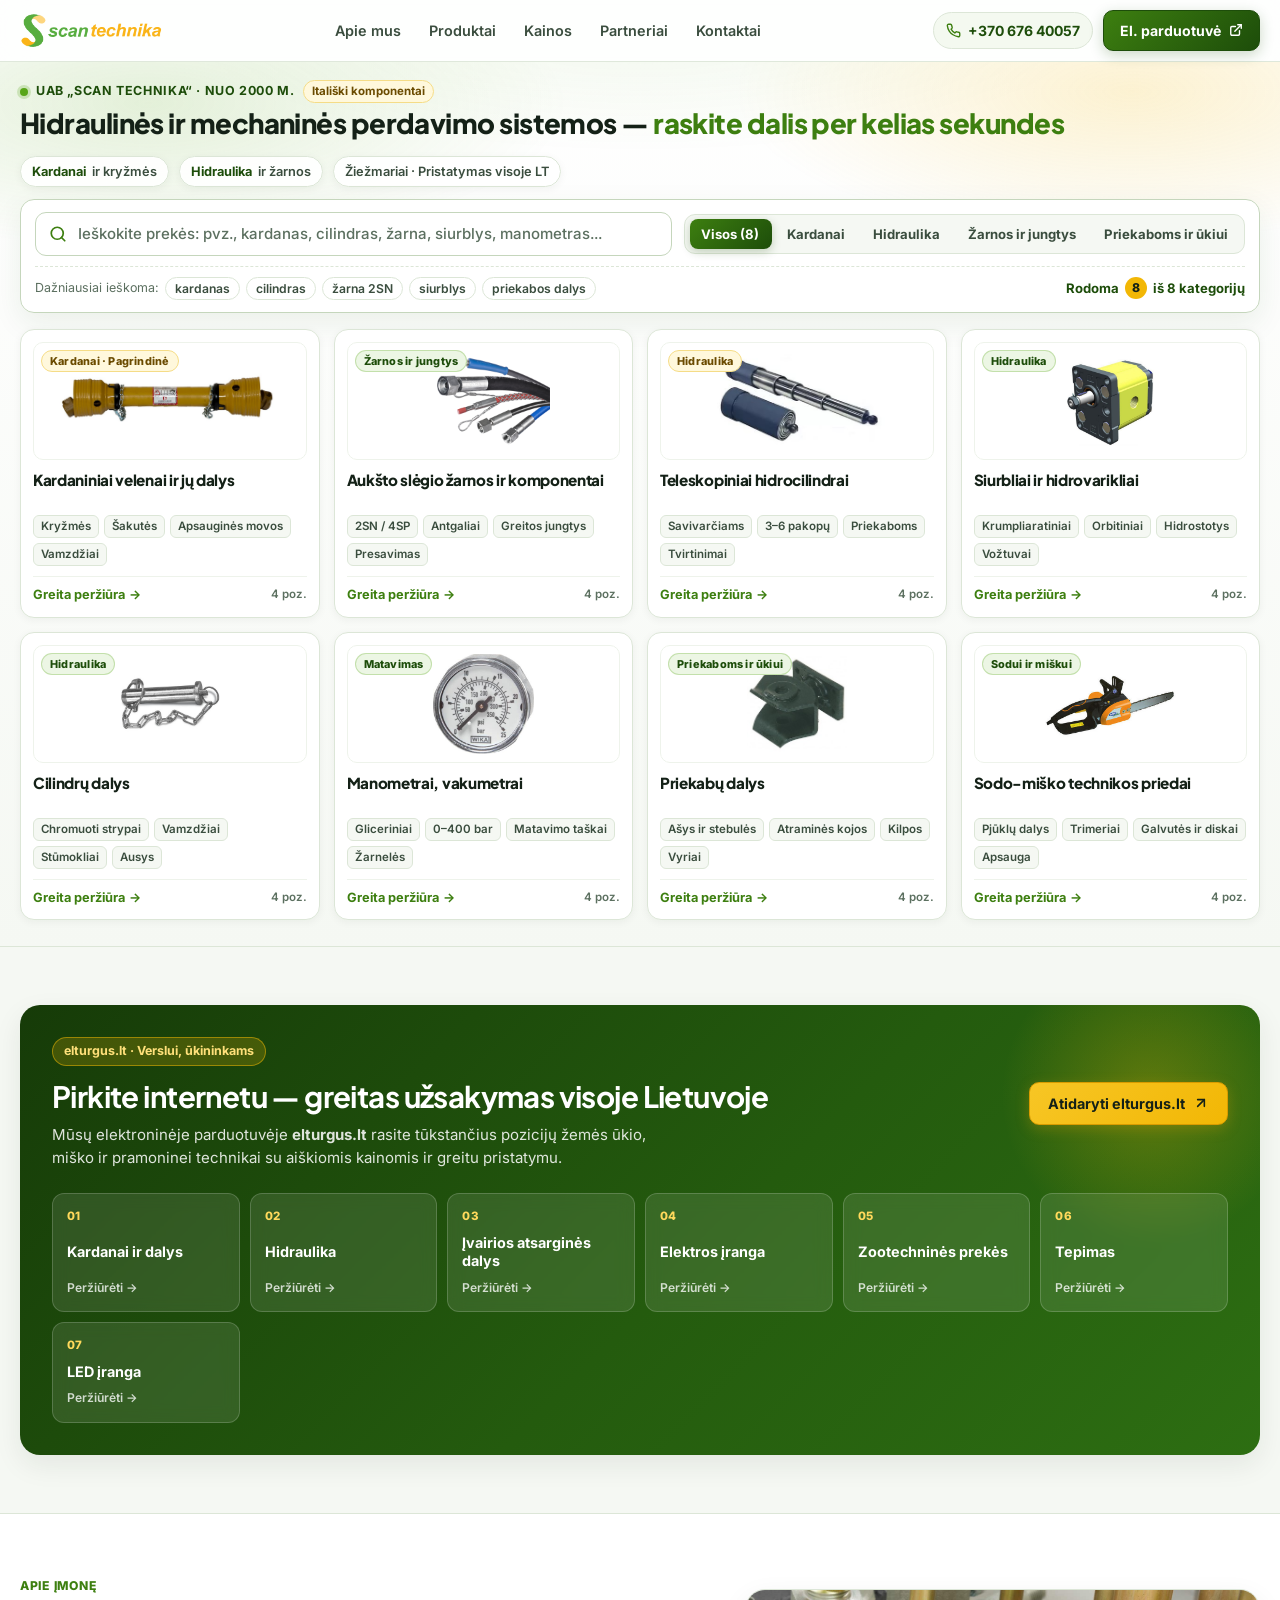
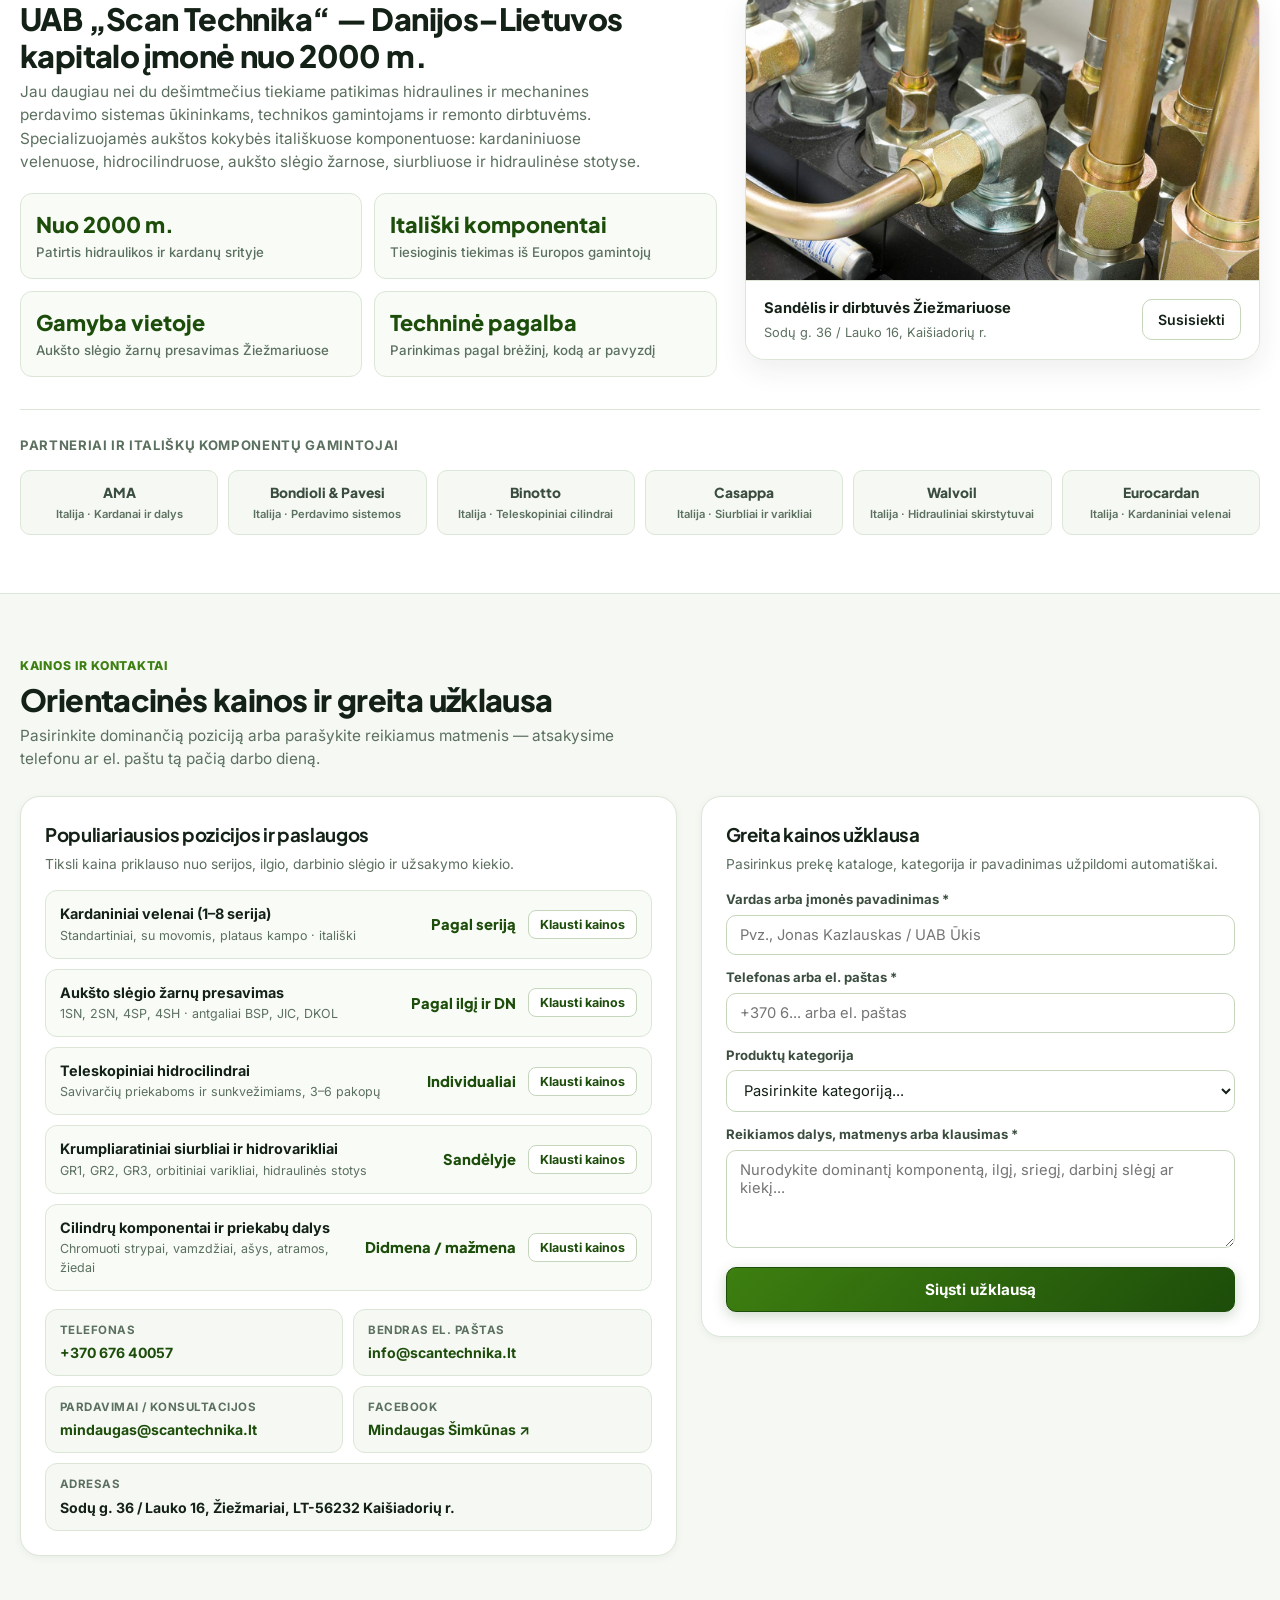
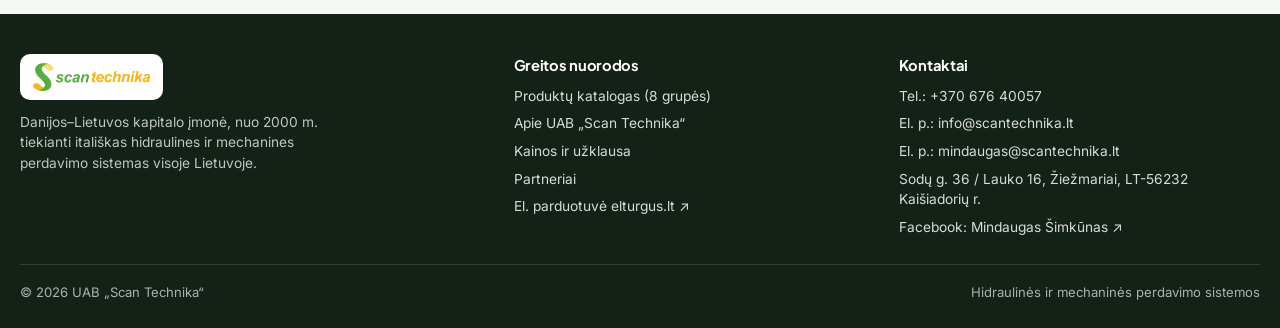
<file: variant-4-fast-catalog/index.html>
<!DOCTYPE html>
<html lang="lt">
<head>
  <meta charset="UTF-8" />
  <meta name="viewport" content="width=device-width, initial-scale=1.0" />
  <title>UAB „Scan Technika“ — Greitas kardanų ir hidraulikos katalogas</title>
  <meta name="description" content="UAB „Scan Technika“ — hidraulinės ir mechaninės perdavimo sistemos nuo 2000 m. Kardaniniai velenai, aukšto slėgio žarnos, teleskopiniai hidrocilindrai, siurbliai ir dalys." />
  <link rel="preconnect" href="https://fonts.googleapis.com" />
  <link rel="preconnect" href="https://fonts.gstatic.com" crossorigin />
  <link href="https://fonts.googleapis.com/css2?family=Inter:wght@400;500;600;700&family=Plus+Jakarta+Sans:wght@600;700;800&display=swap" rel="stylesheet" />
  <style>
    :root {
      /* Logo-matched Scantechnika palette */
      --green-brand: #58A618;
      --green-dark: #3D7F10;
      --green-deep: #1D4D0A;
      --green-soft: #ECF6E4;
      --green-tint: #F4F9F0;

      --gold-brand: #F2B705;
      --gold-deep: #D99B00;
      --gold-soft: #FFF8DC;
      --gold-border: #F5DC87;

      /* Clean bright surfaces & crisp slate-green ink */
      --bg: #F5F8F3;
      --surface: #FFFFFF;
      --surface-alt: #F8FBF6;
      --border: #DCE6D7;
      --border-strong: #C5D6BC;
      --ink: #142117;
      --ink-secondary: #3A4D3E;
      --ink-muted: #5C7060;

      --shadow-sm: 0 2px 8px rgba(20, 33, 23, 0.05);
      --shadow-md: 0 10px 28px rgba(20, 33, 23, 0.08);
      --shadow-lg: 0 22px 54px rgba(20, 33, 23, 0.14);
      --radius-sm: 10px;
      --radius-md: 14px;
      --radius-lg: 20px;
      --container: 1320px;
      --header-h: 62px;
    }

    *, *::before, *::after {
      box-sizing: border-box;
      margin: 0;
      padding: 0;
    }

    html {
      scroll-behavior: smooth;
      -webkit-text-size-adjust: 100%;
    }

    body {
      font-family: 'Inter', -apple-system, BlinkMacSystemFont, 'Segoe UI', Roboto, sans-serif;
      color: var(--ink);
      background-color: var(--bg);
      line-height: 1.5;
      overflow-x: hidden;
    }

    h1, h2, h3, h4, .font-display {
      font-family: 'Plus Jakarta Sans', 'Inter', sans-serif;
      letter-spacing: -0.02em;
      color: var(--ink);
    }

    a {
      color: inherit;
      text-decoration: none;
    }

    button, input, select, textarea {
      font-family: inherit;
      color: inherit;
    }

    img {
      max-width: 100%;
      display: block;
    }

    .container {
      width: 100%;
      max-width: var(--container);
      margin: 0 auto;
      padding: 0 20px;
    }

    /* ========================
       STICKY GLASS HEADER
       ======================== */
    .site-header {
      position: sticky;
      top: 0;
      z-index: 90;
      height: var(--header-h);
      background: rgba(255, 255, 255, 0.88);
      backdrop-filter: blur(16px);
      -webkit-backdrop-filter: blur(16px);
      border-bottom: 1px solid rgba(220, 230, 215, 0.9);
      transition: box-shadow 0.25s ease, background 0.25s ease;
    }

    .site-header.scrolled {
      background: rgba(255, 255, 255, 0.95);
      box-shadow: 0 6px 24px rgba(20, 33, 23, 0.07);
    }

    .header-inner {
      height: 100%;
      display: flex;
      align-items: center;
      justify-content: space-between;
      gap: 16px;
    }

    .brand-link {
      display: inline-flex;
      align-items: center;
      gap: 10px;
      flex-shrink: 0;
    }

    .brand-link img {
      height: 36px;
      width: auto;
      object-fit: contain;
    }

    .main-nav {
      display: flex;
      align-items: center;
      gap: 4px;
    }

    .main-nav a {
      padding: 7px 12px;
      border-radius: 9px;
      font-size: 0.9rem;
      font-weight: 600;
      color: var(--ink-secondary);
      transition: color 0.18s ease, background 0.18s ease;
    }

    .main-nav a:hover,
    .main-nav a:focus-visible {
      color: var(--green-deep);
      background: var(--green-soft);
      outline: none;
    }

    .header-actions {
      display: flex;
      align-items: center;
      gap: 10px;
      flex-shrink: 0;
    }

    .phone-pill {
      display: inline-flex;
      align-items: center;
      gap: 7px;
      padding: 7px 12px;
      border-radius: 999px;
      background: var(--green-tint);
      border: 1px solid var(--border);
      font-size: 0.875rem;
      font-weight: 700;
      color: var(--green-deep);
      transition: border-color 0.2s ease, background 0.2s ease, transform 0.2s ease;
      white-space: nowrap;
    }

    .phone-pill:hover {
      border-color: var(--green-brand);
      background: var(--green-soft);
      transform: translateY(-1px);
    }

    .phone-pill svg {
      width: 15px;
      height: 15px;
      color: var(--green-dark);
      flex-shrink: 0;
    }

    /* Primary CTA with subtle shine sweep */
    .btn-primary {
      position: relative;
      overflow: hidden;
      display: inline-flex;
      align-items: center;
      justify-content: center;
      gap: 8px;
      padding: 9px 16px;
      border-radius: 10px;
      border: 1px solid var(--green-deep);
      background: linear-gradient(135deg, var(--green-dark) 0%, var(--green-deep) 100%);
      color: #FFFFFF;
      font-size: 0.88rem;
      font-weight: 700;
      cursor: pointer;
      white-space: nowrap;
      box-shadow: 0 4px 14px rgba(29, 77, 10, 0.22);
      transition: transform 0.2s ease, box-shadow 0.2s ease, filter 0.2s ease;
    }

    .btn-primary::after {
      content: '';
      position: absolute;
      top: 0;
      left: -120%;
      width: 65%;
      height: 100%;
      background: linear-gradient(105deg, transparent 20%, rgba(255, 255, 255, 0.28) 50%, transparent 80%);
      transform: skewX(-18deg);
      transition: left 0.55s ease;
      pointer-events: none;
    }

    .btn-primary:hover::after {
      left: 140%;
    }

    .btn-primary:hover {
      transform: translateY(-1px);
      box-shadow: 0 8px 20px rgba(29, 77, 10, 0.28);
    }

    .btn-gold {
      position: relative;
      overflow: hidden;
      display: inline-flex;
      align-items: center;
      justify-content: center;
      gap: 8px;
      padding: 10px 18px;
      border-radius: 10px;
      border: 1px solid var(--gold-deep);
      background: linear-gradient(135deg, #F7C625 0%, var(--gold-brand) 100%);
      color: #142117;
      font-size: 0.9rem;
      font-weight: 700;
      cursor: pointer;
      white-space: nowrap;
      box-shadow: 0 4px 14px rgba(229, 164, 0, 0.26);
      transition: transform 0.2s ease, box-shadow 0.2s ease;
    }

    .btn-gold:hover {
      transform: translateY(-1px);
      box-shadow: 0 8px 20px rgba(229, 164, 0, 0.34);
    }

    .btn-outline {
      display: inline-flex;
      align-items: center;
      justify-content: center;
      gap: 7px;
      padding: 9px 15px;
      border-radius: 10px;
      border: 1px solid var(--border-strong);
      background: var(--surface);
      color: var(--ink);
      font-size: 0.88rem;
      font-weight: 600;
      cursor: pointer;
      transition: border-color 0.18s ease, background 0.18s ease, color 0.18s ease;
    }

    .btn-outline:hover {
      border-color: var(--green-brand);
      background: var(--green-tint);
      color: var(--green-deep);
    }

    .mobile-menu-btn {
      display: none;
      align-items: center;
      justify-content: center;
      width: 40px;
      height: 40px;
      border-radius: 10px;
      border: 1px solid var(--border);
      background: var(--surface);
      color: var(--ink);
      cursor: pointer;
    }

    .mobile-drawer {
      display: none;
      position: fixed;
      inset: var(--header-h) 0 0 0;
      z-index: 85;
      background: rgba(20, 33, 23, 0.45);
      backdrop-filter: blur(6px);
    }

    .mobile-drawer.open {
      display: block;
    }

    .mobile-drawer-panel {
      background: var(--surface);
      border-bottom: 1px solid var(--border);
      padding: 18px 20px 24px;
      display: flex;
      flex-direction: column;
      gap: 8px;
      box-shadow: var(--shadow-lg);
    }

    .mobile-drawer-panel a.nav-item {
      padding: 12px 14px;
      border-radius: 10px;
      font-weight: 600;
      font-size: 1rem;
      color: var(--ink);
      background: var(--surface-alt);
      border: 1px solid var(--border);
    }

    .mobile-drawer-actions {
      display: grid;
      grid-template-columns: 1fr;
      gap: 10px;
      margin-top: 8px;
    }

    /* ========================
       CATALOG-FIRST ABOVE-THE-FOLD HERO + FINDER
       ======================== */
    .catalog-hero {
      position: relative;
      padding: 18px 0 26px;
      overflow: hidden;
      background: linear-gradient(180deg, #FFFFFF 0%, #F5F8F3 100%);
      border-bottom: 1px solid var(--border);
    }

    /* Subtle animated green & gold ambient gradient glow */
    .ambient-glow {
      position: absolute;
      inset: -40px -10% auto -10%;
      height: 290px;
      pointer-events: none;
      z-index: 0;
      background:
        radial-gradient(ellipse 38% 70% at 18% 28%, rgba(88, 166, 24, 0.16) 0%, transparent 72%),
        radial-gradient(ellipse 36% 72% at 82% 24%, rgba(242, 183, 5, 0.18) 0%, transparent 72%),
        radial-gradient(ellipse 40% 60% at 50% 0%, rgba(88, 166, 24, 0.08) 0%, transparent 75%);
      animation: ambientFloat 14s ease-in-out infinite alternate;
      will-change: transform;
    }

    @keyframes ambientFloat {
      0% { transform: translate3d(-1.5%, 0, 0) scale(1); }
      100% { transform: translate3d(1.5%, 6px, 0) scale(1.03); }
    }

    .catalog-hero .container {
      position: relative;
      z-index: 1;
    }

    .finder-top-row {
      display: flex;
      align-items: flex-end;
      justify-content: space-between;
      gap: 16px;
      margin-bottom: 12px;
      flex-wrap: wrap;
    }

    .finder-title-wrap {
      display: flex;
      flex-direction: column;
      gap: 4px;
    }

    .brand-eyebrow {
      display: inline-flex;
      align-items: center;
      gap: 8px;
      font-size: 0.78rem;
      font-weight: 700;
      color: var(--green-deep);
      text-transform: uppercase;
      letter-spacing: 0.05em;
    }

    .eyebrow-dot {
      width: 8px;
      height: 8px;
      border-radius: 50%;
      background: var(--green-brand);
      box-shadow: 0 0 0 3px rgba(88, 166, 24, 0.22);
    }

    .eyebrow-gold {
      display: inline-flex;
      align-items: center;
      padding: 2px 8px;
      border-radius: 999px;
      background: var(--gold-soft);
      border: 1px solid var(--gold-border);
      color: #6B4B00;
      font-size: 0.72rem;
      font-weight: 700;
      text-transform: none;
      letter-spacing: 0;
    }

    .finder-heading {
      font-size: clamp(1.32rem, 2.2vw, 1.72rem);
      font-weight: 800;
      line-height: 1.18;
      color: var(--ink);
    }

    .finder-heading span {
      color: var(--green-dark);
    }

    .finder-meta-badges {
      display: flex;
      align-items: center;
      gap: 10px;
      flex-wrap: wrap;
    }

    .meta-stat {
      display: inline-flex;
      align-items: center;
      gap: 6px;
      padding: 5px 11px;
      border-radius: 999px;
      background: rgba(255, 255, 255, 0.9);
      border: 1px solid var(--border);
      font-size: 0.8rem;
      font-weight: 600;
      color: var(--ink-secondary);
      box-shadow: var(--shadow-sm);
    }

    .meta-stat strong {
      color: var(--green-deep);
    }

    /* Instant Product Finder Bar */
    .finder-bar-card {
      background: rgba(255, 255, 255, 0.94);
      backdrop-filter: blur(12px);
      -webkit-backdrop-filter: blur(12px);
      border: 1px solid var(--border-strong);
      border-radius: var(--radius-md);
      padding: 12px 14px;
      box-shadow: 0 10px 30px rgba(29, 77, 10, 0.08);
      margin-bottom: 16px;
    }

    .finder-controls {
      display: grid;
      grid-template-columns: minmax(280px, 1.15fr) auto;
      gap: 12px;
      align-items: center;
    }

    .search-box-wrap {
      position: relative;
      width: 100%;
    }

    .search-icon {
      position: absolute;
      left: 14px;
      top: 50%;
      transform: translateY(-50%);
      width: 18px;
      height: 18px;
      color: var(--green-dark);
      pointer-events: none;
    }

    .search-input {
      width: 100%;
      height: 44px;
      padding: 0 40px 0 42px;
      border-radius: 11px;
      border: 1.5px solid var(--border-strong);
      background: #FFFFFF;
      font-size: 0.94rem;
      font-weight: 500;
      color: var(--ink);
      transition: border-color 0.2s ease, box-shadow 0.2s ease;
    }

    .search-input::placeholder {
      color: var(--ink-muted);
    }

    .search-input:focus {
      outline: none;
      border-color: var(--green-brand);
      box-shadow: 0 0 0 4px rgba(88, 166, 24, 0.16);
    }

    .search-clear-btn {
      position: absolute;
      right: 10px;
      top: 50%;
      transform: translateY(-50%);
      width: 26px;
      height: 26px;
      border-radius: 50%;
      border: none;
      background: var(--green-soft);
      color: var(--green-deep);
      display: none;
      align-items: center;
      justify-content: center;
      cursor: pointer;
      font-size: 0.85rem;
      font-weight: 700;
    }

    .search-clear-btn.visible {
      display: inline-flex;
    }

    /* Live Autocomplete Dropdown */
    .search-dropdown {
      position: absolute;
      top: calc(100% + 6px);
      left: 0;
      right: 0;
      z-index: 60;
      background: #FFFFFF;
      border: 1px solid var(--border-strong);
      border-radius: 12px;
      box-shadow: var(--shadow-lg);
      padding: 6px;
      display: none;
      max-height: 310px;
      overflow-y: auto;
    }

    .search-dropdown.open {
      display: block;
    }

    .dropdown-item {
      width: 100%;
      display: flex;
      align-items: center;
      gap: 10px;
      padding: 8px 10px;
      border-radius: 9px;
      border: none;
      background: transparent;
      text-align: left;
      cursor: pointer;
      transition: background 0.15s ease;
    }

    .dropdown-item:hover,
    .dropdown-item:focus-visible {
      background: var(--green-tint);
      outline: none;
    }

    .dropdown-thumb {
      width: 38px;
      height: 38px;
      border-radius: 7px;
      border: 1px solid var(--border);
      background: #FFFFFF;
      object-fit: contain;
      padding: 3px;
      flex-shrink: 0;
    }

    .dropdown-info {
      min-width: 0;
      flex: 1;
    }

    .dropdown-title {
      font-size: 0.88rem;
      font-weight: 700;
      color: var(--ink);
      white-space: nowrap;
      overflow: hidden;
      text-overflow: ellipsis;
    }

    .dropdown-sub {
      font-size: 0.76rem;
      color: var(--ink-muted);
      white-space: nowrap;
      overflow: hidden;
      text-overflow: ellipsis;
    }

    .dropdown-action {
      font-size: 0.74rem;
      font-weight: 700;
      color: var(--green-dark);
      background: var(--green-soft);
      padding: 3px 8px;
      border-radius: 999px;
      flex-shrink: 0;
    }

    .quick-search-row {
      display: flex;
      align-items: center;
      justify-content: space-between;
      gap: 12px;
      margin-top: 10px;
      padding-top: 10px;
      border-top: 1px dashed var(--border);
      flex-wrap: wrap;
    }

    /* Animated Pill Filter Bar */
    .filter-pills-wrap {
      position: relative;
      display: inline-flex;
      align-items: center;
      gap: 4px;
      padding: 4px;
      border-radius: 11px;
      background: var(--bg);
      border: 1px solid var(--border);
      flex-wrap: wrap;
    }

    .pill-indicator {
      position: absolute;
      top: 4px;
      left: 4px;
      height: calc(100% - 8px);
      border-radius: 8px;
      background: linear-gradient(135deg, var(--green-dark) 0%, var(--green-deep) 100%);
      box-shadow: 0 3px 10px rgba(29, 77, 10, 0.24);
      transition: transform 0.26s cubic-bezier(0.22, 1, 0.36, 1), width 0.26s cubic-bezier(0.22, 1, 0.36, 1), opacity 0.2s ease;
      pointer-events: none;
      z-index: 0;
    }

    .filter-pill {
      position: relative;
      z-index: 1;
      padding: 7px 12px;
      border-radius: 8px;
      border: none;
      background: transparent;
      font-size: 0.82rem;
      font-weight: 700;
      color: var(--ink-secondary);
      cursor: pointer;
      transition: color 0.2s ease;
      white-space: nowrap;
    }

    .filter-pill:hover {
      color: var(--green-deep);
    }

    .filter-pill.active {
      color: #FFFFFF;
    }

    .quick-hints {
      display: flex;
      align-items: center;
      gap: 6px;
      flex-wrap: wrap;
      font-size: 0.78rem;
      color: var(--ink-muted);
    }

    .hint-chip {
      padding: 3px 9px;
      border-radius: 999px;
      border: 1px solid var(--border);
      background: #FFFFFF;
      font-size: 0.76rem;
      font-weight: 600;
      color: var(--ink-secondary);
      cursor: pointer;
      transition: all 0.16s ease;
    }

    .hint-chip:hover {
      border-color: var(--gold-brand);
      background: var(--gold-soft);
      color: var(--ink);
    }

    .match-counter {
      font-size: 0.82rem;
      font-weight: 700;
      color: var(--green-deep);
      display: inline-flex;
      align-items: center;
      gap: 6px;
    }

    .match-counter .badge-count {
      display: inline-flex;
      align-items: center;
      justify-content: center;
      min-width: 22px;
      height: 22px;
      padding: 0 6px;
      border-radius: 999px;
      background: var(--gold-brand);
      color: #142117;
      font-size: 0.76rem;
      font-weight: 800;
    }

    /* ========================
       8 PRODUCT CATEGORIES GRID (ABOVE THE FOLD)
       ======================== */
    .catalog-grid {
      display: grid;
      grid-template-columns: repeat(4, minmax(0, 1fr));
      gap: 14px;
    }

    .cat-card {
      position: relative;
      display: flex;
      flex-direction: column;
      background: #FFFFFF;
      border-radius: var(--radius-md);
      border: 1px solid var(--border);
      padding: 12px;
      cursor: pointer;
      overflow: hidden;
      transition: transform 0.24s cubic-bezier(0.22, 1, 0.36, 1),
                  box-shadow 0.24s ease,
                  border-color 0.24s ease;
      box-shadow: var(--shadow-sm);
      opacity: 1; /* Always 100% visible immediately above the fold */
    }

    /* Cursor-tracking luminous green-gold spotlight */
    .cat-card::before {
      content: '';
      position: absolute;
      inset: 0;
      border-radius: inherit;
      background: radial-gradient(
        260px circle at var(--mx, 50%) var(--my, 50%),
        rgba(88, 166, 24, 0.13),
        rgba(242, 183, 5, 0.08) 42%,
        transparent 72%
      );
      opacity: 0;
      transition: opacity 0.25s ease;
      pointer-events: none;
      z-index: 0;
    }

    /* Top subtle accent bar */
    .cat-card::after {
      content: '';
      position: absolute;
      top: 0;
      left: 0;
      right: 0;
      height: 3px;
      background: linear-gradient(90deg, var(--green-brand) 0%, var(--gold-brand) 100%);
      opacity: 0;
      transition: opacity 0.22s ease;
      z-index: 2;
    }

    .cat-card:hover {
      transform: translateY(-4px);
      border-color: rgba(88, 166, 24, 0.65);
      box-shadow: 0 14px 32px rgba(29, 77, 10, 0.13), 0 0 0 1px rgba(242, 183, 5, 0.35);
    }

    .cat-card:hover::before,
    .cat-card:hover::after {
      opacity: 1;
    }

    .cat-card:focus-visible {
      outline: 2px solid var(--green-brand);
      outline-offset: 2px;
    }

    .cat-card.hidden {
      display: none;
    }

    .cat-card-media {
      position: relative;
      z-index: 1;
      height: 118px;
      border-radius: 10px;
      background: #FFFFFF;
      border: 1px solid #EEF3EB;
      display: flex;
      align-items: center;
      justify-content: center;
      padding: 8px;
      margin-bottom: 10px;
      overflow: hidden;
    }

    .cat-card-media img {
      max-height: 100%;
      max-width: 100%;
      width: auto;
      height: auto;
      object-fit: contain;
      transition: transform 0.35s cubic-bezier(0.22, 1, 0.36, 1);
    }

    .cat-card:hover .cat-card-media img {
      transform: scale(1.07);
    }

    .cat-tag {
      position: absolute;
      top: 7px;
      left: 7px;
      padding: 2px 8px;
      border-radius: 999px;
      font-size: 0.68rem;
      font-weight: 800;
      letter-spacing: 0.02em;
      background: var(--green-soft);
      color: var(--green-deep);
      border: 1px solid rgba(88, 166, 24, 0.28);
    }

    .cat-tag.tag-gold {
      background: var(--gold-soft);
      color: #6B4B00;
      border-color: var(--gold-border);
    }

    .cat-card-body {
      position: relative;
      z-index: 1;
      display: flex;
      flex-direction: column;
      flex: 1;
    }

    .cat-card-title {
      font-size: 0.95rem;
      font-weight: 800;
      line-height: 1.25;
      color: var(--ink);
      margin-bottom: 7px;
      min-height: 2.5em;
    }

    .cat-chips {
      display: flex;
      flex-wrap: wrap;
      gap: 5px;
      margin-bottom: 10px;
    }

    .cat-chip {
      font-size: 0.72rem;
      font-weight: 600;
      padding: 2px 7px;
      border-radius: 6px;
      background: var(--bg);
      color: var(--ink-secondary);
      border: 1px solid var(--border);
    }

    .cat-card-footer {
      margin-top: auto;
      padding-top: 8px;
      border-top: 1px solid #EEF3EB;
      display: flex;
      align-items: center;
      justify-content: space-between;
      gap: 8px;
    }

    .cat-quick-link {
      font-size: 0.8rem;
      font-weight: 700;
      color: var(--green-dark);
      display: inline-flex;
      align-items: center;
      gap: 4px;
      transition: gap 0.2s ease, color 0.2s ease;
    }

    .cat-card:hover .cat-quick-link {
      gap: 7px;
      color: var(--green-deep);
    }

    .cat-count-hint {
      font-size: 0.72rem;
      font-weight: 600;
      color: var(--ink-muted);
    }

    mark.hl {
      background: #FFE57F;
      color: #142117;
      padding: 0 2px;
      border-radius: 3px;
      font-weight: 700;
    }

    .empty-state {
      display: none;
      text-align: center;
      padding: 36px 20px;
      background: #FFFFFF;
      border: 1px dashed var(--border-strong);
      border-radius: var(--radius-md);
      margin-top: 8px;
    }

    .empty-state.visible {
      display: block;
    }

    .empty-state h3 {
      font-size: 1.05rem;
      margin-bottom: 6px;
    }

    .empty-state p {
      font-size: 0.9rem;
      color: var(--ink-muted);
      margin-bottom: 14px;
    }

    /* ========================
       SECTIONS SHARED STYLING
       ======================== */
    .section {
      padding: 58px 0;
    }

    .section-white {
      background: #FFFFFF;
      border-top: 1px solid var(--border);
      border-bottom: 1px solid var(--border);
    }

    .section-head {
      display: flex;
      align-items: flex-end;
      justify-content: space-between;
      gap: 16px;
      margin-bottom: 26px;
      flex-wrap: wrap;
    }

    .section-eyebrow {
      display: inline-flex;
      align-items: center;
      gap: 6px;
      font-size: 0.76rem;
      font-weight: 800;
      text-transform: uppercase;
      letter-spacing: 0.06em;
      color: var(--green-dark);
      margin-bottom: 6px;
    }

    .section-title {
      font-size: clamp(1.45rem, 2.4vw, 1.95rem);
      font-weight: 800;
      line-height: 1.2;
    }

    .section-sub {
      font-size: 0.96rem;
      color: var(--ink-muted);
      max-width: 620px;
      margin-top: 6px;
    }

    /* ========================
       ELTURGUS.LT SECTION (7 CATEGORIES)
       ======================== */
    .elturgus-banner {
      background: linear-gradient(135deg, #163B08 0%, #245B0E 55%, #2D6E12 100%);
      border-radius: var(--radius-lg);
      padding: 32px;
      color: #FFFFFF;
      position: relative;
      overflow: hidden;
      box-shadow: var(--shadow-md);
    }

    .elturgus-banner::before {
      content: '';
      position: absolute;
      top: -60px;
      right: -40px;
      width: 300px;
      height: 300px;
      border-radius: 50%;
      background: radial-gradient(circle, rgba(242, 183, 5, 0.28) 0%, transparent 70%);
      pointer-events: none;
    }

    .elturgus-top {
      position: relative;
      z-index: 1;
      display: flex;
      align-items: center;
      justify-content: space-between;
      gap: 20px;
      flex-wrap: wrap;
      margin-bottom: 24px;
    }

    .elturgus-badge {
      display: inline-flex;
      align-items: center;
      gap: 6px;
      padding: 4px 11px;
      border-radius: 999px;
      background: rgba(242, 183, 5, 0.2);
      border: 1px solid rgba(242, 183, 5, 0.5);
      color: #FFE07A;
      font-size: 0.78rem;
      font-weight: 700;
      margin-bottom: 8px;
    }

    .elturgus-top h2 {
      color: #FFFFFF;
      font-size: clamp(1.4rem, 2.3vw, 1.85rem);
      margin-bottom: 6px;
    }

    .elturgus-top p {
      color: rgba(255, 255, 255, 0.86);
      font-size: 0.94rem;
      max-width: 600px;
    }

    .elturgus-grid {
      position: relative;
      z-index: 1;
      display: grid;
      grid-template-columns: repeat(auto-fit, minmax(168px, 1fr));
      gap: 10px;
    }

    .elturgus-item {
      display: flex;
      flex-direction: column;
      justify-content: space-between;
      gap: 8px;
      padding: 14px;
      border-radius: 12px;
      background: rgba(255, 255, 255, 0.1);
      border: 1px solid rgba(255, 255, 255, 0.18);
      backdrop-filter: blur(8px);
      color: #FFFFFF;
      transition: transform 0.2s ease, background 0.2s ease, border-color 0.2s ease;
    }

    .elturgus-item:hover {
      transform: translateY(-3px);
      background: rgba(255, 255, 255, 0.17);
      border-color: var(--gold-brand);
    }

    .elturgus-item-num {
      font-size: 0.72rem;
      font-weight: 800;
      color: #FFD95C;
      letter-spacing: 0.04em;
    }

    .elturgus-item-title {
      font-size: 0.9rem;
      font-weight: 700;
      line-height: 1.3;
    }

    .elturgus-item-arrow {
      font-size: 0.76rem;
      color: rgba(255, 255, 255, 0.78);
      font-weight: 600;
    }

    /* ========================
       ABOUT + PARTNERS SECTION
       ======================== */
    .about-grid {
      display: grid;
      grid-template-columns: 1.15fr 0.85fr;
      gap: 28px;
      align-items: center;
    }

    .about-highlights {
      display: grid;
      grid-template-columns: repeat(2, minmax(0, 1fr));
      gap: 12px;
      margin-top: 20px;
    }

    .highlight-box {
      padding: 15px;
      border-radius: 12px;
      background: var(--surface-alt);
      border: 1px solid var(--border);
    }

    .highlight-val {
      font-family: 'Plus Jakarta Sans', sans-serif;
      font-size: 1.35rem;
      font-weight: 800;
      color: var(--green-deep);
      margin-bottom: 2px;
    }

    .highlight-lbl {
      font-size: 0.83rem;
      color: var(--ink-muted);
      font-weight: 500;
    }

    .about-visual-card {
      position: relative;
      border-radius: var(--radius-lg);
      overflow: hidden;
      border: 1px solid var(--border);
      background: var(--surface-alt);
      box-shadow: var(--shadow-md);
    }

    .about-visual-card img {
      width: 100%;
      height: 290px;
      object-fit: cover;
    }

    .about-visual-caption {
      padding: 16px 18px;
      background: #FFFFFF;
      border-top: 1px solid var(--border);
      display: flex;
      align-items: center;
      justify-content: space-between;
      gap: 12px;
    }

    .about-visual-caption strong {
      font-size: 0.92rem;
      color: var(--ink);
      display: block;
    }

    .about-visual-caption span {
      font-size: 0.8rem;
      color: var(--ink-muted);
    }

    .partners-strip {
      margin-top: 32px;
      padding-top: 26px;
      border-top: 1px solid var(--border);
    }

    .partners-label {
      font-size: 0.82rem;
      font-weight: 700;
      color: var(--ink-muted);
      text-transform: uppercase;
      letter-spacing: 0.05em;
      margin-bottom: 14px;
    }

    .partners-list {
      display: grid;
      grid-template-columns: repeat(6, minmax(0, 1fr));
      gap: 10px;
    }

    .partner-pill {
      padding: 12px 10px;
      border-radius: 10px;
      background: var(--bg);
      border: 1px solid var(--border);
      text-align: center;
      font-family: 'Plus Jakarta Sans', sans-serif;
      font-size: 0.86rem;
      font-weight: 800;
      color: var(--ink-secondary);
      transition: border-color 0.2s ease, background 0.2s ease, color 0.2s ease;
    }

    .partner-pill span {
      display: block;
      font-family: 'Inter', sans-serif;
      font-size: 0.7rem;
      font-weight: 600;
      color: var(--ink-muted);
      margin-top: 2px;
    }

    .partner-pill:hover {
      border-color: var(--green-brand);
      background: var(--green-tint);
      color: var(--green-deep);
    }

    /* ========================
       KAINOS IR KONTAKTAI (ZERO OVERFLOW AT 375PX)
       ======================== */
    .prices-contact-grid {
      display: grid;
      grid-template-columns: 1.08fr 0.92fr;
      gap: 24px;
      align-items: start;
    }

    .panel-card {
      background: #FFFFFF;
      border: 1px solid var(--border);
      border-radius: var(--radius-lg);
      padding: 24px;
      box-shadow: var(--shadow-sm);
    }

    .panel-card.flash-highlight {
      box-shadow: 0 0 0 3px var(--green-brand), var(--shadow-md);
      transition: box-shadow 0.35s ease;
    }

    .price-list {
      display: flex;
      flex-direction: column;
      gap: 10px;
      margin-top: 16px;
    }

    .price-row {
      display: grid;
      grid-template-columns: 1fr auto auto;
      gap: 12px;
      align-items: center;
      padding: 12px 14px;
      border-radius: 12px;
      background: var(--surface-alt);
      border: 1px solid var(--border);
      transition: border-color 0.2s ease, background 0.2s ease;
    }

    .price-row:hover {
      border-color: var(--green-brand);
      background: var(--green-tint);
    }

    .price-name {
      font-size: 0.9rem;
      font-weight: 700;
      color: var(--ink);
    }

    .price-spec {
      font-size: 0.78rem;
      color: var(--ink-muted);
      margin-top: 2px;
    }

    .price-val {
      font-family: 'Plus Jakarta Sans', sans-serif;
      font-size: 0.92rem;
      font-weight: 800;
      color: var(--green-deep);
      white-space: nowrap;
    }

    .price-ask-btn {
      padding: 6px 11px;
      border-radius: 8px;
      border: 1px solid var(--border-strong);
      background: #FFFFFF;
      color: var(--green-deep);
      font-size: 0.78rem;
      font-weight: 700;
      cursor: pointer;
      white-space: nowrap;
      transition: all 0.18s ease;
    }

    .price-ask-btn:hover {
      background: var(--green-dark);
      border-color: var(--green-dark);
      color: #FFFFFF;
    }

    .contact-cards-grid {
      display: grid;
      grid-template-columns: repeat(2, minmax(0, 1fr));
      gap: 10px;
      margin-top: 18px;
    }

    .contact-item {
      display: flex;
      flex-direction: column;
      gap: 3px;
      padding: 12px 14px;
      border-radius: 12px;
      background: var(--bg);
      border: 1px solid var(--border);
      transition: border-color 0.2s ease, background 0.2s ease;
      min-width: 0;
    }

    .contact-item:hover {
      border-color: var(--green-brand);
      background: var(--green-tint);
    }

    .contact-item-label {
      font-size: 0.72rem;
      font-weight: 700;
      text-transform: uppercase;
      letter-spacing: 0.04em;
      color: var(--ink-muted);
    }

    .contact-item-val {
      font-size: 0.88rem;
      font-weight: 700;
      color: var(--green-deep);
      word-break: break-word;
    }

    .contact-item.full-span {
      grid-column: 1 / -1;
    }

    /* Inquiry Form */
    .form-grid {
      display: flex;
      flex-direction: column;
      gap: 13px;
      margin-top: 16px;
    }

    .form-group label {
      display: block;
      font-size: 0.82rem;
      font-weight: 700;
      color: var(--ink-secondary);
      margin-bottom: 5px;
    }

    .form-control {
      width: 100%;
      padding: 10px 13px;
      border-radius: 10px;
      border: 1.5px solid var(--border-strong);
      background: #FFFFFF;
      font-size: 0.92rem;
      color: var(--ink);
      transition: border-color 0.2s ease, box-shadow 0.2s ease;
    }

    .form-control:focus {
      outline: none;
      border-color: var(--green-brand);
      box-shadow: 0 0 0 3px rgba(88, 166, 24, 0.16);
    }

    textarea.form-control {
      min-height: 98px;
      resize: vertical;
    }

    .form-status {
      display: none;
      padding: 12px 14px;
      border-radius: 10px;
      background: var(--green-soft);
      border: 1px solid var(--green-brand);
      color: var(--green-deep);
      font-size: 0.88rem;
      font-weight: 600;
    }

    .form-status.visible {
      display: block;
    }

    /* ========================
       QUICK-VIEW GLASSMORPHIC MODAL
       ======================== */
    .modal-overlay {
      position: fixed;
      inset: 0;
      z-index: 200;
      display: flex;
      align-items: center;
      justify-content: center;
      padding: 20px;
      background: rgba(18, 30, 20, 0.56);
      backdrop-filter: blur(8px);
      -webkit-backdrop-filter: blur(8px);
      opacity: 0;
      visibility: hidden;
      transition: opacity 0.24s ease, visibility 0.24s ease;
    }

    .modal-overlay.open {
      opacity: 1;
      visibility: visible;
    }

    .modal-dialog {
      width: 100%;
      max-width: 760px;
      max-height: 90vh;
      overflow-y: auto;
      background: rgba(255, 255, 255, 0.97);
      border: 1px solid rgba(220, 230, 215, 0.95);
      border-radius: var(--radius-lg);
      box-shadow: 0 28px 70px rgba(15, 28, 17, 0.28);
      transform: translateY(16px) scale(0.98);
      transition: transform 0.26s cubic-bezier(0.22, 1, 0.36, 1);
      position: relative;
    }

    .modal-overlay.open .modal-dialog {
      transform: translateY(0) scale(1);
    }

    .modal-header {
      display: flex;
      align-items: flex-start;
      justify-content: space-between;
      gap: 14px;
      padding: 20px 22px 16px;
      border-bottom: 1px solid var(--border);
      background: linear-gradient(135deg, rgba(236, 246, 228, 0.7) 0%, rgba(255, 248, 220, 0.5) 100%);
    }

    .modal-close {
      width: 36px;
      height: 36px;
      border-radius: 10px;
      border: 1px solid var(--border-strong);
      background: #FFFFFF;
      color: var(--ink);
      font-size: 1.25rem;
      line-height: 1;
      display: inline-flex;
      align-items: center;
      justify-content: center;
      cursor: pointer;
      flex-shrink: 0;
      transition: background 0.16s ease, border-color 0.16s ease;
    }

    .modal-close:hover {
      background: var(--green-soft);
      border-color: var(--green-brand);
    }

    .modal-body {
      padding: 20px 22px 22px;
    }

    .modal-top-split {
      display: grid;
      grid-template-columns: 200px 1fr;
      gap: 20px;
      align-items: center;
      margin-bottom: 18px;
    }

    .modal-img-box {
      height: 165px;
      border-radius: 14px;
      background: #FFFFFF;
      border: 1px solid var(--border);
      padding: 12px;
      display: flex;
      align-items: center;
      justify-content: center;
    }

    .modal-img-box img {
      max-height: 100%;
      max-width: 100%;
      object-fit: contain;
    }

    .modal-desc {
      font-size: 0.94rem;
      color: var(--ink-secondary);
      margin-bottom: 12px;
    }

    .modal-specs-pills {
      display: flex;
      flex-wrap: wrap;
      gap: 6px;
    }

    .modal-spec-pill {
      padding: 4px 10px;
      border-radius: 999px;
      background: var(--green-soft);
      color: var(--green-deep);
      font-size: 0.78rem;
      font-weight: 700;
    }

    .modal-products-title {
      font-size: 0.84rem;
      font-weight: 800;
      text-transform: uppercase;
      letter-spacing: 0.05em;
      color: var(--ink-muted);
      margin-bottom: 10px;
    }

    .modal-products-list {
      display: grid;
      grid-template-columns: repeat(2, minmax(0, 1fr));
      gap: 10px;
      margin-bottom: 20px;
    }

    .modal-product-item {
      padding: 11px 13px;
      border-radius: 11px;
      border: 1px solid var(--border);
      background: var(--surface-alt);
      display: flex;
      flex-direction: column;
      gap: 3px;
    }

    .modal-product-item strong {
      font-size: 0.88rem;
      color: var(--ink);
    }

    .modal-product-item span {
      font-size: 0.78rem;
      color: var(--ink-muted);
    }

    .modal-footer {
      display: flex;
      align-items: center;
      justify-content: space-between;
      gap: 12px;
      padding-top: 16px;
      border-top: 1px solid var(--border);
      flex-wrap: wrap;
    }

    .modal-footer-actions {
      display: flex;
      align-items: center;
      gap: 10px;
      flex-wrap: wrap;
    }

    /* ========================
       FOOTER
       ======================== */
    .site-footer {
      background: #142117;
      color: rgba(255, 255, 255, 0.84);
      padding: 40px 0 26px;
    }

    .footer-grid {
      display: grid;
      grid-template-columns: 1.3fr 1fr 1fr;
      gap: 24px;
      padding-bottom: 26px;
      border-bottom: 1px solid rgba(255, 255, 255, 0.12);
    }

    .footer-logo-wrap {
      display: inline-flex;
      padding: 8px 12px;
      border-radius: 10px;
      background: #FFFFFF;
      margin-bottom: 12px;
    }

    .footer-logo-wrap img {
      height: 30px;
      width: auto;
    }

    .footer-col h4 {
      color: #FFFFFF;
      font-size: 0.92rem;
      margin-bottom: 10px;
    }

    .footer-links {
      list-style: none;
      display: flex;
      flex-direction: column;
      gap: 7px;
      font-size: 0.86rem;
    }

    .footer-links a:hover {
      color: var(--gold-brand);
    }

    .footer-bottom {
      padding-top: 18px;
      display: flex;
      align-items: center;
      justify-content: space-between;
      gap: 12px;
      flex-wrap: wrap;
      font-size: 0.82rem;
      color: rgba(255, 255, 255, 0.65);
    }

    /* Progressive scroll reveal ONLY for below-the-fold sections */
    .reveal-ready .reveal {
      opacity: 0;
      transform: translateY(16px);
      transition: opacity 0.45s ease, transform 0.45s ease;
    }

    .reveal-ready .reveal.is-visible {
      opacity: 1;
      transform: translateY(0);
    }

    /* ========================
       RESPONSIVE BREAKPOINTS
       ======================== */
    @media (max-width: 1120px) {
      .catalog-grid {
        grid-template-columns: repeat(3, minmax(0, 1fr));
      }
      .finder-controls {
        grid-template-columns: 1fr;
      }
      .partners-list {
        grid-template-columns: repeat(3, minmax(0, 1fr));
      }
    }

    @media (max-width: 920px) {
      .main-nav,
      .header-actions .phone-pill {
        display: none;
      }
      .mobile-menu-btn {
        display: inline-flex;
      }
      .about-grid,
      .prices-contact-grid,
      .footer-grid {
        grid-template-columns: 1fr;
      }
    }

    @media (max-width: 720px) {
      .catalog-grid {
        grid-template-columns: repeat(2, minmax(0, 1fr));
        gap: 10px;
      }
      .modal-top-split,
      .modal-products-list {
        grid-template-columns: 1fr;
      }
      .elturgus-banner {
        padding: 22px 18px;
      }
      .panel-card {
        padding: 18px 16px;
      }
      .price-row {
        grid-template-columns: 1fr;
        gap: 8px;
      }
      .price-row-bottom {
        display: flex;
        align-items: center;
        justify-content: space-between;
      }
    }

    @media (max-width: 480px) {
      .container {
        padding: 0 14px;
      }
      .brand-link img {
        height: 30px;
      }
      .header-actions .btn-primary {
        padding: 7px 11px;
        font-size: 0.78rem;
      }
      .catalog-grid {
        grid-template-columns: 1fr;
      }
      .cat-card-media {
        height: 132px;
      }
      .cat-card-title {
        min-height: auto;
      }
      .filter-pills-wrap {
        width: 100%;
      }
      .filter-pill {
        padding: 6px 9px;
        font-size: 0.77rem;
      }
      .contact-cards-grid,
      .about-highlights,
      .partners-list {
        grid-template-columns: 1fr;
      }
      .pill-indicator {
        display: none;
      }
      .filter-pill.active {
        background: linear-gradient(135deg, var(--green-dark) 0%, var(--green-deep) 100%);
        color: #FFFFFF;
      }
    }

    @media (prefers-reduced-motion: reduce) {
      *, *::before, *::after {
        animation-duration: 0.01ms !important;
        animation-iteration-count: 1 !important;
        transition-duration: 0.01ms !important;
        scroll-behavior: auto !important;
      }
      .reveal-ready .reveal {
        opacity: 1 !important;
        transform: none !important;
      }
    }
  </style>
</head>
<body>

  <!-- ========================
       STICKY GLASS HEADER
       ======================== -->
  <header class="site-header" id="site-header">
    <div class="container header-inner">
      <a href="#produktai" class="brand-link" aria-label="UAB Scan Technika pradžia">
        <img src="assets/logo.png" alt="UAB Scan Technika logotipas" />
      </a>

      <nav class="main-nav" aria-label="Pagrindinė navigacija">
        <a href="#apie-mus">Apie mus</a>
        <a href="#produktai">Produktai</a>
        <a href="#kainos">Kainos</a>
        <a href="#partneriai">Partneriai</a>
        <a href="#kontaktai">Kontaktai</a>
      </nav>

      <div class="header-actions">
        <a href="tel:+37067640057" class="phone-pill" aria-label="Skambinti +370 676 40057">
          <svg viewBox="0 0 24 24" fill="none" stroke="currentColor" stroke-width="2.2" stroke-linecap="round" stroke-linejoin="round" aria-hidden="true"><path d="M22 16.92v3a2 2 0 0 1-2.18 2 19.79 19.79 0 0 1-8.63-3.07 19.5 19.5 0 0 1-6-6 19.79 19.79 0 0 1-3.07-8.67A2 2 0 0 1 4.11 2h3a2 2 0 0 1 2 1.72 12.84 12.84 0 0 0 .7 2.81 2 2 0 0 1-.45 2.11L8.09 9.91a16 16 0 0 0 6 6l1.27-1.27a2 2 0 0 1 2.11-.45 12.84 12.84 0 0 0 2.81.7A2 2 0 0 1 22 16.92z"/></svg>
          <span>+370 676 40057</span>
        </a>
        <a href="https://www.elturgus.lt/" target="_blank" rel="noopener noreferrer" class="btn-primary">
          <span>El. parduotuvė</span>
          <svg width="14" height="14" viewBox="0 0 24 24" fill="none" stroke="currentColor" stroke-width="2.4" stroke-linecap="round" stroke-linejoin="round" aria-hidden="true"><path d="M18 13v6a2 2 0 0 1-2 2H5a2 2 0 0 1-2-2V8a2 2 0 0 1 2-2h6"/><polyline points="15 3 21 3 21 9"/><line x1="10" y1="14" x2="21" y2="3"/></svg>
        </a>
        <button type="button" class="mobile-menu-btn" id="mobile-menu-btn" aria-label="Atidaryti meniu" aria-expanded="false" aria-controls="mobile-drawer">
          <svg width="22" height="22" viewBox="0 0 24 24" fill="none" stroke="currentColor" stroke-width="2.2" stroke-linecap="round"><line x1="3" y1="6" x2="21" y2="6"/><line x1="3" y1="12" x2="21" y2="12"/><line x1="3" y1="18" x2="21" y2="18"/></svg>
        </button>
      </div>
    </div>
  </header>

  <!-- Mobile Navigation Drawer -->
  <div class="mobile-drawer" id="mobile-drawer" aria-hidden="true">
    <div class="mobile-drawer-panel">
      <a href="#apie-mus" class="nav-item mobile-nav-link">Apie mus</a>
      <a href="#produktai" class="nav-item mobile-nav-link">Produktai</a>
      <a href="#kainos" class="nav-item mobile-nav-link">Kainos</a>
      <a href="#partneriai" class="nav-item mobile-nav-link">Partneriai</a>
      <a href="#kontaktai" class="nav-item mobile-nav-link">Kontaktai</a>
      <div class="mobile-drawer-actions">
        <a href="tel:+37067640057" class="btn-outline">Skambinti: +370 676 40057</a>
        <a href="https://www.elturgus.lt/" target="_blank" rel="noopener noreferrer" class="btn-primary">El. parduotuvė (elturgus.lt)</a>
      </div>
    </div>
  </div>

  <!-- ========================
       CATALOG-FIRST ABOVE-THE-FOLD: INSTANT FINDER + ALL 8 CATEGORIES
       ======================== -->
  <main>
    <section class="catalog-hero" id="produktai" aria-label="Greita produktų paieška ir katalogas">
      <div class="ambient-glow" aria-hidden="true"></div>
      <div class="container">
        <div class="finder-top-row">
          <div class="finder-title-wrap">
            <div class="brand-eyebrow">
              <span class="eyebrow-dot" aria-hidden="true"></span>
              <span>UAB „Scan Technika“ · Nuo 2000 m.</span>
              <span class="eyebrow-gold">Itališki komponentai</span>
            </div>
            <h1 class="finder-heading">
              Hidraulinės ir mechaninės perdavimo sistemos — <span>raskite dalis per kelias sekundes</span>
            </h1>
          </div>
          <div class="finder-meta-badges">
            <span class="meta-stat"><strong>Kardanai</strong> ir kryžmės</span>
            <span class="meta-stat"><strong>Hidraulika</strong> ir žarnos</span>
            <span class="meta-stat">Žiežmariai · Pristatymas visoje LT</span>
          </div>
        </div>

        <!-- Instant Product Finder Bar -->
        <div class="finder-bar-card">
          <div class="finder-controls">
            <div class="search-box-wrap">
              <svg class="search-icon" viewBox="0 0 24 24" fill="none" stroke="currentColor" stroke-width="2.3" stroke-linecap="round" stroke-linejoin="round" aria-hidden="true"><circle cx="11" cy="11" r="8"/><line x1="21" y1="21" x2="16.65" y2="16.65"/></svg>
              <input
                type="search"
                id="catalog-search"
                class="search-input"
                placeholder="Ieškokite prekės: pvz., kardanas, cilindras, žarna, siurblys, manometras..."
                autocomplete="off"
                aria-label="Ieškoti produktų kategorijų ir dalių"
              />
              <button type="button" id="search-clear" class="search-clear-btn" aria-label="Išvalyti paiešką">×</button>
              <div class="search-dropdown" id="search-dropdown" role="listbox" aria-label="Greiti paieškos pasiūlymai"></div>
            </div>

            <div class="filter-pills-wrap" id="filter-pills" role="tablist" aria-label="Filtruoti pagal grupę">
              <div class="pill-indicator" id="pill-indicator" aria-hidden="true"></div>
              <button type="button" class="filter-pill active" data-filter="all" role="tab" aria-selected="true">Visos (8)</button>
              <button type="button" class="filter-pill" data-filter="kardanai" role="tab" aria-selected="false">Kardanai</button>
              <button type="button" class="filter-pill" data-filter="hidraulika" role="tab" aria-selected="false">Hidraulika</button>
              <button type="button" class="filter-pill" data-filter="zarnos" role="tab" aria-selected="false">Žarnos ir jungtys</button>
              <button type="button" class="filter-pill" data-filter="ukiui" role="tab" aria-selected="false">Priekaboms ir ūkiui</button>
            </div>
          </div>

          <div class="quick-search-row">
            <div class="quick-hints">
              <span>Dažniausiai ieškoma:</span>
              <button type="button" class="hint-chip" data-query="kardanas">kardanas</button>
              <button type="button" class="hint-chip" data-query="cilindras">cilindras</button>
              <button type="button" class="hint-chip" data-query="žarna">žarna 2SN</button>
              <button type="button" class="hint-chip" data-query="siurblys">siurblys</button>
              <button type="button" class="hint-chip" data-query="priekab">priekabos dalys</button>
            </div>
            <div class="match-counter" id="match-counter" aria-live="polite">
              <span>Rodoma</span>
              <span class="badge-count" id="match-count-num">8</span>
              <span>iš 8 kategorijų</span>
            </div>
          </div>
        </div>

        <!-- ALL 8 PRODUCT CATEGORIES VISIBLE IMMEDIATELY ABOVE THE FOLD -->
        <div class="catalog-grid" id="catalog-grid">
          <!-- Rendered & hydrated immediately by inline script + static fallback inside -->
        </div>

        <div class="empty-state" id="empty-state">
          <h3>Pagal jūsų užklausą kategorijų nerasta</h3>
          <p>Pabandykite trumpesnį raktažodį (pvz., „kardanas“, „cilindras“, „žarna“) arba pateikite užklausą tiesiogiai — padėsime parinkti dalį pagal matmenis.</p>
          <button type="button" class="btn-outline" id="reset-filters-btn">Rodyti visas 8 kategorijas</button>
        </div>
      </div>
    </section>

    <!-- ========================
         DEDICATED ELTURGUS.LT SECTION (7 KEY CATEGORIES)
         ======================== -->
    <section class="section" aria-label="El. parduotuvė elturgus.lt">
      <div class="container">
        <div class="elturgus-banner reveal">
          <div class="elturgus-top">
            <div>
              <div class="elturgus-badge">elturgus.lt · Verslui, ūkininkams</div>
              <h2>Pirkite internetu — greitas užsakymas visoje Lietuvoje</h2>
              <p>Mūsų elektroninėje parduotuvėje <strong>elturgus.lt</strong> rasite tūkstančius pozicijų žemės ūkio, miško ir pramoninei technikai su aiškiomis kainomis ir greitu pristatymu.</p>
            </div>
            <a href="https://www.elturgus.lt/" target="_blank" rel="noopener noreferrer" class="btn-gold">
              <span>Atidaryti elturgus.lt</span>
              <svg width="16" height="16" viewBox="0 0 24 24" fill="none" stroke="currentColor" stroke-width="2.4" stroke-linecap="round" stroke-linejoin="round" aria-hidden="true"><line x1="7" y1="17" x2="17" y2="7"/><polyline points="7 7 17 7 17 17"/></svg>
            </a>
          </div>

          <div class="elturgus-grid">
            <a href="https://www.elturgus.lt/" target="_blank" rel="noopener noreferrer" class="elturgus-item">
              <span class="elturgus-item-num">01</span>
              <span class="elturgus-item-title">Kardanai ir dalys</span>
              <span class="elturgus-item-arrow">Peržiūrėti →</span>
            </a>
            <a href="https://www.elturgus.lt/" target="_blank" rel="noopener noreferrer" class="elturgus-item">
              <span class="elturgus-item-num">02</span>
              <span class="elturgus-item-title">Hidraulika</span>
              <span class="elturgus-item-arrow">Peržiūrėti →</span>
            </a>
            <a href="https://www.elturgus.lt/" target="_blank" rel="noopener noreferrer" class="elturgus-item">
              <span class="elturgus-item-num">03</span>
              <span class="elturgus-item-title">Įvairios atsarginės dalys</span>
              <span class="elturgus-item-arrow">Peržiūrėti →</span>
            </a>
            <a href="https://www.elturgus.lt/" target="_blank" rel="noopener noreferrer" class="elturgus-item">
              <span class="elturgus-item-num">04</span>
              <span class="elturgus-item-title">Elektros įranga</span>
              <span class="elturgus-item-arrow">Peržiūrėti →</span>
            </a>
            <a href="https://www.elturgus.lt/" target="_blank" rel="noopener noreferrer" class="elturgus-item">
              <span class="elturgus-item-num">05</span>
              <span class="elturgus-item-title">Zootechninės prekės</span>
              <span class="elturgus-item-arrow">Peržiūrėti →</span>
            </a>
            <a href="https://www.elturgus.lt/" target="_blank" rel="noopener noreferrer" class="elturgus-item">
              <span class="elturgus-item-num">06</span>
              <span class="elturgus-item-title">Tepimas</span>
              <span class="elturgus-item-arrow">Peržiūrėti →</span>
            </a>
            <a href="https://www.elturgus.lt/" target="_blank" rel="noopener noreferrer" class="elturgus-item">
              <span class="elturgus-item-num">07</span>
              <span class="elturgus-item-title">LED įranga</span>
              <span class="elturgus-item-arrow">Peržiūrėti →</span>
            </a>
          </div>
        </div>
      </div>
    </section>

    <!-- ========================
         APIE MUS IR PARTNERIAI
         ======================== -->
    <section class="section section-white" id="apie-mus">
      <div class="container">
        <div class="about-grid reveal">
          <div>
            <div class="section-eyebrow">Apie įmonę</div>
            <h2 class="section-title">UAB „Scan Technika“ — Danijos–Lietuvos kapitalo įmonė nuo 2000 m.</h2>
            <p class="section-sub">
              Jau daugiau nei du dešimtmečius tiekiame patikimas hidraulines ir mechanines perdavimo sistemas ūkininkams, technikos gamintojams ir remonto dirbtuvėms. Specializuojamės aukštos kokybės itališkuose komponentuose: kardaniniuose velenuose, hidrocilindruose, aukšto slėgio žarnose, siurbliuose ir hidraulinėse stotyse.
            </p>

            <div class="about-highlights">
              <div class="highlight-box">
                <div class="highlight-val">Nuo 2000 m.</div>
                <div class="highlight-lbl">Patirtis hidraulikos ir kardanų srityje</div>
              </div>
              <div class="highlight-box">
                <div class="highlight-val">Itališki komponentai</div>
                <div class="highlight-lbl">Tiesioginis tiekimas iš Europos gamintojų</div>
              </div>
              <div class="highlight-box">
                <div class="highlight-val">Gamyba vietoje</div>
                <div class="highlight-lbl">Aukšto slėgio žarnų presavimas Žiežmariuose</div>
              </div>
              <div class="highlight-box">
                <div class="highlight-val">Techninė pagalba</div>
                <div class="highlight-lbl">Parinkimas pagal brėžinį, kodą ar pavyzdį</div>
              </div>
            </div>
          </div>

          <div class="about-visual-card">
            <img src="assets/hero-hydraulics.jpg" alt="Hidraulinės sistemos ir komponentai UAB Scan Technika" loading="lazy" />
            <div class="about-visual-caption">
              <div>
                <strong>Sandėlis ir dirbtuvės Žiežmariuose</strong>
                <span>Sodų g. 36 / Lauko 16, Kaišiadorių r.</span>
              </div>
              <a href="#kontaktai" class="btn-outline">Susisiekti</a>
            </div>
          </div>
        </div>

        <div class="partners-strip reveal" id="partneriai">
          <div class="partners-label">Partneriai ir itališkų komponentų gamintojai</div>
          <div class="partners-list">
            <div class="partner-pill">AMA<span>Italija · Kardanai ir dalys</span></div>
            <div class="partner-pill">Bondioli &amp; Pavesi<span>Italija · Perdavimo sistemos</span></div>
            <div class="partner-pill">Binotto<span>Italija · Teleskopiniai cilindrai</span></div>
            <div class="partner-pill">Casappa<span>Italija · Siurbliai ir varikliai</span></div>
            <div class="partner-pill">Walvoil<span>Italija · Hidrauliniai skirstytuvai</span></div>
            <div class="partner-pill">Eurocardan<span>Italija · Kardaniniai velenai</span></div>
          </div>
        </div>
      </div>
    </section>

    <!-- ========================
         KAINOS IR KONTAKTAI + UŽKLAUSOS FORMA
         ======================== -->
    <section class="section" id="kainos">
      <div class="container">
        <div class="section-head reveal">
          <div>
            <div class="section-eyebrow">Kainos ir kontaktai</div>
            <h2 class="section-title">Orientacinės kainos ir greita užklausa</h2>
            <p class="section-sub">Pasirinkite dominančią poziciją arba parašykite reikiamus matmenis — atsakysime telefonu ar el. paštu tą pačią darbo dieną.</p>
          </div>
        </div>

        <div class="prices-contact-grid">
          <!-- Left: Responsive Prices Preview + Direct Contacts -->
          <div class="panel-card reveal">
            <h3>Populiariausios pozicijos ir paslaugos</h3>
            <p style="font-size: 0.86rem; color: var(--ink-muted); margin-top: 4px;">Tiksli kaina priklauso nuo serijos, ilgio, darbinio slėgio ir užsakymo kiekio.</p>

            <div class="price-list">
              <div class="price-row">
                <div>
                  <div class="price-name">Kardaniniai velenai (1–8 serija)</div>
                  <div class="price-spec">Standartiniai, su movomis, plataus kampo · itališki</div>
                </div>
                <div class="price-val">Pagal seriją</div>
                <button type="button" class="price-ask-btn" data-prefill-cat="Kardaniniai velenai ir jų dalys" data-prefill-item="Kardaninis velenas (1–8 serija)">Klausti kainos</button>
              </div>

              <div class="price-row">
                <div>
                  <div class="price-name">Aukšto slėgio žarnų presavimas</div>
                  <div class="price-spec">1SN, 2SN, 4SP, 4SH · antgaliai BSP, JIC, DKOL</div>
                </div>
                <div class="price-val">Pagal ilgį ir DN</div>
                <button type="button" class="price-ask-btn" data-prefill-cat="Aukšto slėgio žarnos ir komponentai" data-prefill-item="Aukšto slėgio žarnos presavimas (2SN / 4SP)">Klausti kainos</button>
              </div>

              <div class="price-row">
                <div>
                  <div class="price-name">Teleskopiniai hidrocilindrai</div>
                  <div class="price-spec">Savivarčių priekaboms ir sunkvežimiams, 3–6 pakopų</div>
                </div>
                <div class="price-val">Individualiai</div>
                <button type="button" class="price-ask-btn" data-prefill-cat="Teleskopiniai hidrocilindrai" data-prefill-item="Teleskopinis hidrocilindras priekabai">Klausti kainos</button>
              </div>

              <div class="price-row">
                <div>
                  <div class="price-name">Krumpliaratiniai siurbliai ir hidrovarikliai</div>
                  <div class="price-spec">GR1, GR2, GR3, orbitiniai varikliai, hidraulinės stotys</div>
                </div>
                <div class="price-val">Sandėlyje</div>
                <button type="button" class="price-ask-btn" data-prefill-cat="Siurbliai ir hidrovarikliai" data-prefill-item="Hidraulinis siurblys / hidrovariklis">Klausti kainos</button>
              </div>

              <div class="price-row">
                <div>
                  <div class="price-name">Cilindrų komponentai ir priekabų dalys</div>
                  <div class="price-spec">Chromuoti strypai, vamzdžiai, ašys, atramos, žiedai</div>
                </div>
                <div class="price-val">Didmena / mažmena</div>
                <button type="button" class="price-ask-btn" data-prefill-cat="Cilindrų dalys" data-prefill-item="Cilindrų dalys / priekabų komponentai">Klausti kainos</button>
              </div>
            </div>

            <!-- Clickable Contacts -->
            <div class="contact-cards-grid" id="kontaktai">
              <a href="tel:+37067640057" class="contact-item">
                <span class="contact-item-label">Telefonas</span>
                <span class="contact-item-val">+370 676 40057</span>
              </a>
              <a href="mailto:info@scantechnika.lt" class="contact-item">
                <span class="contact-item-label">Bendras el. paštas</span>
                <span class="contact-item-val">info@scantechnika.lt</span>
              </a>
              <a href="mailto:mindaugas@scantechnika.lt" class="contact-item">
                <span class="contact-item-label">Pardavimai / konsultacijos</span>
                <span class="contact-item-val">mindaugas@scantechnika.lt</span>
              </a>
              <a href="https://www.facebook.com/mindaugas.simkunas" target="_blank" rel="noopener noreferrer" class="contact-item">
                <span class="contact-item-label">Facebook</span>
                <span class="contact-item-val">Mindaugas Šimkūnas ↗</span>
              </a>
              <div class="contact-item full-span">
                <span class="contact-item-label">Adresas</span>
                <span class="contact-item-val" style="color: var(--ink);">Sodų g. 36 / Lauko 16, Žiežmariai, LT-56232 Kaišiadorių r.</span>
              </div>
            </div>
          </div>

          <!-- Right: 100% Lithuanian Inquiry Form -->
          <div class="panel-card reveal" id="uzklausos-kortele">
            <h3>Greita kainos užklausa</h3>
            <p style="font-size: 0.86rem; color: var(--ink-muted); margin-top: 4px;">Pasirinkus prekę kataloge, kategorija ir pavadinimas užpildomi automatiškai.</p>

            <form class="form-grid" id="inquiry-form" novalidate>
              <div class="form-group">
                <label for="inq-name">Vardas arba įmonės pavadinimas *</label>
                <input type="text" id="inq-name" name="name" class="form-control" placeholder="Pvz., Jonas Kazlauskas / UAB Ūkis" required />
              </div>

              <div class="form-group">
                <label for="inq-contact">Telefonas arba el. paštas *</label>
                <input type="text" id="inq-contact" name="contact" class="form-control" placeholder="+370 6... arba el. paštas" required />
              </div>

              <div class="form-group">
                <label for="inq-category">Produktų kategorija</label>
                <select id="inq-category" name="category" class="form-control">
                  <option value="">Pasirinkite kategoriją...</option>
                  <option value="Kardaniniai velenai ir jų dalys">Kardaniniai velenai ir jų dalys</option>
                  <option value="Aukšto slėgio žarnos ir komponentai">Aukšto slėgio žarnos ir komponentai</option>
                  <option value="Teleskopiniai hidrocilindrai">Teleskopiniai hidrocilindrai</option>
                  <option value="Siurbliai ir hidrovarikliai">Siurbliai ir hidrovarikliai</option>
                  <option value="Cilindrų dalys">Cilindrų dalys</option>
                  <option value="Manometrai, vakumetrai">Manometrai, vakumetrai</option>
                  <option value="Priekabų dalys">Priekabų dalys</option>
                  <option value="Sodo-miško technikos priedai">Sodo-miško technikos priedai</option>
                </select>
              </div>

              <div class="form-group">
                <label for="inq-message">Reikiamos dalys, matmenys arba klausimas *</label>
                <textarea id="inq-message" name="message" class="form-control" placeholder="Nurodykite dominantį komponentą, ilgį, sriegį, darbinį slėgį ar kiekį..." required></textarea>
              </div>

              <button type="submit" class="btn-primary" style="width: 100%; padding: 12px 18px; font-size: 0.95rem;">
                Siųsti užklausą
              </button>

              <div class="form-status" id="form-status" role="status" aria-live="polite"></div>
            </form>
          </div>
        </div>
      </div>
    </section>
  </main>

  <!-- ========================
       FOOTER
       ======================== -->
  <footer class="site-footer">
    <div class="container">
      <div class="footer-grid">
        <div>
          <div class="footer-logo-wrap">
            <img src="assets/logo.png" alt="UAB Scan Technika" />
          </div>
          <p style="font-size: 0.86rem; color: rgba(255,255,255,0.74); max-width: 340px;">
            Danijos–Lietuvos kapitalo įmonė, nuo 2000 m. tiekianti itališkas hidraulines ir mechanines perdavimo sistemas visoje Lietuvoje.
          </p>
        </div>

        <div class="footer-col">
          <h4>Greitos nuorodos</h4>
          <ul class="footer-links">
            <li><a href="#produktai">Produktų katalogas (8 grupės)</a></li>
            <li><a href="#apie-mus">Apie UAB „Scan Technika“</a></li>
            <li><a href="#kainos">Kainos ir užklausa</a></li>
            <li><a href="#partneriai">Partneriai</a></li>
            <li><a href="https://www.elturgus.lt/" target="_blank" rel="noopener noreferrer">El. parduotuvė elturgus.lt ↗</a></li>
          </ul>
        </div>

        <div class="footer-col">
          <h4>Kontaktai</h4>
          <ul class="footer-links">
            <li><a href="tel:+37067640057">Tel.: +370 676 40057</a></li>
            <li><a href="mailto:info@scantechnika.lt">El. p.: info@scantechnika.lt</a></li>
            <li><a href="mailto:mindaugas@scantechnika.lt">El. p.: mindaugas@scantechnika.lt</a></li>
            <li>Sodų g. 36 / Lauko 16, Žiežmariai, LT-56232 Kaišiadorių r.</li>
            <li><a href="https://www.facebook.com/mindaugas.simkunas" target="_blank" rel="noopener noreferrer">Facebook: Mindaugas Šimkūnas ↗</a></li>
          </ul>
        </div>
      </div>

      <div class="footer-bottom">
        <span>© 2026 UAB „Scan Technika“</span>
        <span>Hidraulinės ir mechaninės perdavimo sistemos</span>
      </div>
    </div>
  </footer>

  <!-- ========================
       INTERACTIVE QUICK-VIEW MODAL
       ======================== -->
  <div class="modal-overlay" id="quickview-modal" role="dialog" aria-modal="true" aria-labelledby="qv-title" aria-hidden="true">
    <div class="modal-dialog">
      <div class="modal-header">
        <div>
          <span class="cat-tag" id="qv-tag" style="position: static; display: inline-block; margin-bottom: 6px;">Kategorija</span>
          <h2 id="qv-title" style="font-size: 1.32rem; line-height: 1.25;">Kategorijos pavadinimas</h2>
        </div>
        <button type="button" class="modal-close" id="qv-close" aria-label="Uždaryti peržiūrą">×</button>
      </div>
      <div class="modal-body">
        <div class="modal-top-split">
          <div class="modal-img-box">
            <img id="qv-img" src="assets/cat-kardanai.jpg" alt="" />
          </div>
          <div>
            <p class="modal-desc" id="qv-desc"></p>
            <div class="modal-specs-pills" id="qv-specs"></div>
          </div>
        </div>

        <div class="modal-products-title">Pagrindinės pozicijos šioje kategorijoje</div>
        <div class="modal-products-list" id="qv-products"></div>

        <div class="modal-footer">
          <span style="font-size: 0.82rem; color: var(--ink-muted);">Reikia pagalbos parenkant? Skambinkite <a href="tel:+37067640057" style="color: var(--green-deep); font-weight: 700;">+370 676 40057</a></span>
          <div class="modal-footer-actions">
            <a href="https://www.elturgus.lt/" target="_blank" rel="noopener noreferrer" class="btn-outline" id="qv-eshop-link">Pirkti elturgus.lt ↗</a>
            <button type="button" class="btn-primary" id="qv-ask-btn">Klausti kainos</button>
          </div>
        </div>
      </div>
    </div>
  </div>

  <script>
    (function () {
      'use strict';

      /* ========================
         8 REAL PRODUCT CATEGORIES DATA
         ======================== */
      const CATEGORIES = [
        {
          id: 'kardanai',
          title: 'Kardaniniai velenai ir jų dalys',
          group: 'kardanai',
          badge: 'Kardanai · Pagrindinė',
          badgeGold: true,
          image: 'assets/cat-kardanai.jpg',
          chips: ['Kryžmės', 'Šakutės', 'Apsauginės movos', 'Vamzdžiai'],
          keywords: 'kardanas kardanai kardaniniai velenai kryzmes sakutes movos trikampiai vamzdziai apsauga pto itališki',
          description: 'Itališki kardaniniai velenai žemės ūkio ir miško technikai (1–8 serijos), plataus kampo (CV) velenai bei visos atsarginės dalys remontui ir komplektavimui.',
          specs: ['1–8 serijos', 'Itališka gamyba', 'Sandėlyje Žiežmariuose'],
          items: [
            { name: 'Komplektiniai kardaniniai velenai', detail: 'Standartiniai ir plataus kampo, įvairių ilgių' },
            { name: 'Kardanų kryžmės', detail: 'Su tepimo taškais, visi standartiniai dydžiai' },
            { name: 'Šakutės ir adapteriai', detail: '6 ir 21 šlicų, flanšinės, su fiksatoriumi' },
            { name: 'Apsauginės movos ir gaubtai', detail: 'Frikcinės, nukerpamo varžto, terkšlinės movos' }
          ]
        },
        {
          id: 'zarnos',
          title: 'Aukšto slėgio žarnos ir komponentai',
          group: 'zarnos',
          badge: 'Žarnos ir jungtys',
          badgeGold: false,
          image: 'assets/cat-zarnos.png',
          chips: ['2SN / 4SP', 'Antgaliai', 'Greitos jungtys', 'Presavimas'],
          keywords: 'zarnos auksto slegio zarna 1sn 2sn 4sp 4sh antgaliai movos jungtys presavimas adapteriai hidraulines',
          description: 'Gaminame ir presuojame aukšto slėgio hidraulines žarnas pagal jūsų pateiktus matmenis ar pavyzdį. Platus jungčių, antgalių ir apsauginių spiralių pasirinkimas.',
          specs: ['1SN / 2SN / 4SP / 4SH', 'Presavimas vietoje', 'BSP / JIC / DKOL'],
          items: [
            { name: 'Hidraulinės žarnos 1SN / 2SN', detail: 'Standartinės 1 ir 2 plieno pynių žarnos' },
            { name: 'Ypatingai aukšto slėgio 4SP / 4SH', detail: '4 spiralių žarnos sunkiajai technikai' },
            { name: 'Antgaliai ir presavimo movos', detail: 'Tiesūs, 45°, 90°, metriniai ir coliniai sriegiai' },
            { name: 'Greito sujungimo movos', detail: 'ISO-A, Flat-Face, užsukamos jungtys ir adapteriai' }
          ]
        },
        {
          id: 'teleskopiniai',
          title: 'Teleskopiniai hidrocilindrai',
          group: 'hidraulika',
          badge: 'Hidraulika',
          badgeGold: true,
          image: 'assets/cat-teleskopiniai.jpg',
          chips: ['Savivarčiams', '3–6 pakopų', 'Priekaboms', 'Tvirtinimai'],
          keywords: 'teleskopiniai hidrocilindrai cilindras cilindrai savivarciams priekaboms keltuvai hidraulika',
          description: 'Patikimi itališki daugiapakopiai teleskopiniai hidrocilindrai savivarčių priekaboms, sunkvežimiams ir specialiajai technikai.',
          specs: ['3–6 pakopos', 'Chromuotos pakopos', 'Darbinis slėgis iki 200 bar'],
          items: [
            { name: 'Po kėbulu montuojami cilindrai', detail: 'Su kardaniniais žiedais ir laikikliais' },
            { name: 'Priekinio montavimo cilindrai', detail: 'Didelės keliamosios galios puspriekabėms' },
            { name: 'Tvirtinimo lopšiai ir atramos', detail: 'Sferiniai laikikliai, kaiščiai, plokštelės' },
            { name: 'Sandariklių komplektai', detail: 'Remontiniai riebokšliai teleskopiniams cilindrams' }
          ]
        },
        {
          id: 'siurbliai',
          title: 'Siurbliai ir hidrovarikliai',
          group: 'hidraulika',
          badge: 'Hidraulika',
          badgeGold: false,
          image: 'assets/cat-siurbliai.jpg',
          chips: ['Krumpliaratiniai', 'Orbitiniai', 'Hidrostotys', 'Vožtuvai'],
          keywords: 'siurbliai siurblys hidrovarikliai variklis krumpliaratiniai gr1 gr2 gr3 orbitiniai hidraulines stotys voztuvai skirstytuvai',
          description: 'Aliumininiai ir ketiniai krumpliaratiniai siurbliai, orbitiniai hidrovarikliai, hidraulinės stotys (12V / 24V / 380V) ir valdymo vožtuvai.',
          specs: ['GR1 / GR2 / GR3', 'Hidraulinės stotys', 'Itališki gamintojai'],
          items: [
            { name: 'Krumpliaratiniai siurbliai', detail: 'Dešininio / kairinio sukimosi, 1–3 grupės' },
            { name: 'Orbitiniai hidrovarikliai', detail: 'OMP, OMR, OMS, OMT serijos lėtaeigiams mazgams' },
            { name: 'Hidraulinės stotys', detail: 'Kompaktiškos 12V/24V ir pramoninės 400V sistemos' },
            { name: 'Skirstytuvai ir vožtuvai', detail: 'Monoblokiniai skirstytuvai, apsauginiai ir droseliniai vožtuvai' }
          ]
        },
        {
          id: 'cilindru-dalys',
          title: 'Cilindrų dalys',
          group: 'hidraulika',
          badge: 'Hidraulika',
          badgeGold: false,
          image: 'assets/cat-cilindru-dalys.jpg',
          chips: ['Chromuoti strypai', 'Vamzdžiai', 'Stūmokliai', 'Ausys'],
          keywords: 'cilindru dalys cilindras hidrocilindrai strypai chromuoti vamzdziai honuoti stumokliai galvutes ausys sarnyrai',
          description: 'Visi komponentai hidrocilindrų gamybai ir kapitaliniam remontui: honuoti vamzdžiai, chromuoti strypai, stūmokliai, galvutės ir šarnyrinės ausys.',
          specs: ['Honuoti vamzdžiai H8', 'Chromuoti strypai f7', 'Pjovimas pagal ilgį'],
          items: [
            { name: 'Chromuoti strypai', detail: 'C45 ir indukciškai grūdinti, diametrai 16–100 mm' },
            { name: 'Honuoti cilindrų vamzdžiai', detail: 'Tikslus vidinis apdirbimas H8 tolerancija' },
            { name: 'Stūmokliai ir priekinės galvutės', detail: 'Paruošti su grioveliais sandarikliams' },
            { name: 'Tvirtinimo ausys ir šarnyrai', detail: 'Privirintinos ausys, šakutės, sferiniai guoliai' }
          ]
        },
        {
          id: 'manometrai',
          title: 'Manometrai, vakumetrai',
          group: 'zarnos',
          badge: 'Matavimas',
          badgeGold: false,
          image: 'assets/cat-manometrai.jpg',
          chips: ['Gliceriniai', '0–400 bar', 'Matavimo taškai', 'Žarnelės'],
          keywords: 'manometrai manometras vakumetrai vakumetras slegis glicerininiai bar matavimo taskai diagnostika',
          description: 'Vibracijoms atsparūs glicerinu užpildyti manometrai, vakumetrai ir diagnostiniai matavimo komplektai hidraulinių sistemų slėgio kontrolei.',
          specs: ['Ø63 mm ir Ø100 mm', 'Glicerinu užpildyti', 'Apatinis / galinis pajungimas'],
          items: [
            { name: 'Glicerininiai manometrai', detail: 'Diapazonai nuo 0–10 bar iki 0–600 bar' },
            { name: 'Vakumetrai ir manovakumetrai', detail: 'Siurbimo linijų ir vakuumo sistemų kontrolei' },
            { name: 'Testavimo taškai (Minimess)', detail: 'Greitam slėgio patikrinimui neišleidžiant alyvos' },
            { name: 'Diagnostinės mikro žarnelės', detail: 'Lanksčios matavimo žarnelės su adapteriais' }
          ]
        },
        {
          id: 'priekabu-dalys',
          title: 'Priekabų dalys',
          group: 'ukiui',
          badge: 'Priekaboms ir ūkiui',
          badgeGold: false,
          image: 'assets/cat-priekabu-dalys.jpg',
          chips: ['Ašys ir stebulės', 'Atraminės kojos', 'Kilpos', 'Vyriai'],
          keywords: 'priekabu dalys priekaba asys stebules atramines kojos kilpos sukabinimo vyriai bortu uzraktai stabdziai',
          description: 'Tvirtos žemės ūkio ir pramoninių priekabų dalys: ašys, stebulės, atraminės kojos, sukabinimo kilpos, bortų užraktai ir vyriai.',
          specs: ['Ūkio priekaboms', 'Didelės apkrovos', 'Atsparūs mazgai'],
          items: [
            { name: 'Atraminės kojos ir domkratai', detail: 'Mechaninės ir hidraulinės, skirtingų apkrovų' },
            { name: 'Sukabinimo kilpos ir grąžulai', detail: 'Privirintinos ir prisukamos Ø40 / Ø50 mm' },
            { name: 'Bortų užraktai ir vyriai', detail: 'Centrinio atidarymo mechanizmai, skląsčiai' },
            { name: 'Ašys, stebulės ir ratų tvirtinimas', detail: 'Pusašiai, guoliai, ratų smeigės ir veržlės' }
          ]
        },
        {
          id: 'sodo-misko',
          title: 'Sodo-miško technikos priedai',
          group: 'ukiui',
          badge: 'Sodui ir miškui',
          badgeGold: false,
          image: 'assets/cat-sodo-misko.jpg',
          chips: ['Pjūklų dalys', 'Trimeriai', 'Galvutės ir diskai', 'Apsauga'],
          keywords: 'sodo misko technikos priedai pjuklai trimeriai galvutes diskai zolei grandines apsaugos skydeliai ama',
          description: 'Itališki sodo ir miško technikos priedai: žoliapjovių ir trimerių galvutės, pjovimo diskai, grandininių pjūklų komponentai bei darbo apsaugos priemonės.',
          specs: ['AMA kokybė', 'Miškui ir sodui', 'Greitas pristatymas'],
          items: [
            { name: 'Trimerių galvutės ir valas', detail: 'Automatinės ir pusiau automatinės galvutės' },
            { name: 'Plieniniai pjovimo diskai', detail: 'Trišakių ir dantytų diskų pasirinkimas žolei ir krūmams' },
            { name: 'Pjūklų juostos ir grandinės', detail: 'Atsarginės dalys benzininiams ir elektriniams pjūklams' },
            { name: 'Darbo apsaugos priemonės', detail: 'Tinkliniai skydeliai, ausinės, pirštinės' }
          ]
        }
      ];

      /* ========================
         STATE & DOM REFERENCES
         ======================== */
      let activeFilter = 'all';
      let searchQuery = '';
      let activeModalCategory = null;

      const gridEl = document.getElementById('catalog-grid');
      const searchInput = document.getElementById('catalog-search');
      const searchClear = document.getElementById('search-clear');
      const dropdownEl = document.getElementById('search-dropdown');
      const filterPillsWrap = document.getElementById('filter-pills');
      const pillButtons = Array.from(filterPillsWrap.querySelectorAll('.filter-pill'));
      const pillIndicator = document.getElementById('pill-indicator');
      const matchCountNum = document.getElementById('match-count-num');
      const emptyState = document.getElementById('empty-state');
      const resetBtn = document.getElementById('reset-filters-btn');

      // Modal elements
      const modalOverlay = document.getElementById('quickview-modal');
      const qvClose = document.getElementById('qv-close');
      const qvTag = document.getElementById('qv-tag');
      const qvTitle = document.getElementById('qv-title');
      const qvImg = document.getElementById('qv-img');
      const qvDesc = document.getElementById('qv-desc');
      const qvSpecs = document.getElementById('qv-specs');
      const qvProducts = document.getElementById('qv-products');
      const qvAskBtn = document.getElementById('qv-ask-btn');

      // Form elements
      const inquiryCard = document.getElementById('uzklausos-kortele');
      const inquiryForm = document.getElementById('inquiry-form');
      const inqCategory = document.getElementById('inq-category');
      const inqMessage = document.getElementById('inq-message');
      const formStatus = document.getElementById('form-status');

      /* ========================
         UTILITIES
         ======================== */
      function normalizeText(str) {
        return (str || '')
          .toLowerCase()
          .normalize('NFD')
          .replace(/[\u0300-\u036f]/g, '');
      }

      function escapeHtml(str) {
        return str.replace(/[&<>"']/g, function (c) {
          return { '&': '&amp;', '<': '&lt;', '>': '&gt;', '"': '&quot;', "'": '&#39;' }[c];
        });
      }

      function highlightMatch(text, rawQuery) {
        const clean = rawQuery.trim();
        if (!clean) return escapeHtml(text);
        const normText = normalizeText(text);
        const normQuery = normalizeText(clean);
        const idx = normText.indexOf(normQuery);
        if (idx === -1) return escapeHtml(text);
        const before = escapeHtml(text.slice(0, idx));
        const match = escapeHtml(text.slice(idx, idx + clean.length));
        const after = escapeHtml(text.slice(idx + clean.length));
        return before + '<mark class="hl">' + match + '</mark>' + after;
      }

      function matchesCategory(cat, query, filter) {
        if (filter !== 'all' && cat.group !== filter) return false;
        const q = normalizeText(query.trim());
        if (!q) return true;
        const haystack = normalizeText(
          cat.title + ' ' +
          cat.chips.join(' ') + ' ' +
          cat.keywords + ' ' +
          cat.description + ' ' +
          cat.items.map(function (i) { return i.name + ' ' + i.detail; }).join(' ')
        );
        return q.split(/\s+/).every(function (token) {
          return haystack.indexOf(token) !== -1;
        });
      }

      /* ========================
         RENDER 8 CATEGORY CARDS
         ======================== */
      function renderCatalog() {
        const filtered = CATEGORIES.filter(function (cat) {
          return matchesCategory(cat, searchQuery, activeFilter);
        });

        gridEl.innerHTML = filtered.map(function (cat) {
          const chipsHtml = cat.chips.map(function (chip) {
            return '<span class="cat-chip">' + highlightMatch(chip, searchQuery) + '</span>';
          }).join('');

          return (
            '<article class="cat-card" tabindex="0" role="button" data-cat-id="' + cat.id + '" aria-label="Greita peržiūra: ' + escapeHtml(cat.title) + '">' +
              '<div class="cat-card-media">' +
                '<span class="cat-tag' + (cat.badgeGold ? ' tag-gold' : '') + '">' + escapeHtml(cat.badge) + '</span>' +
                '<img src="' + cat.image + '" alt="' + escapeHtml(cat.title) + '" />' +
              '</div>' +
              '<div class="cat-card-body">' +
                '<h2 class="cat-card-title">' + highlightMatch(cat.title, searchQuery) + '</h2>' +
                '<div class="cat-chips">' + chipsHtml + '</div>' +
                '<div class="cat-card-footer">' +
                  '<span class="cat-quick-link">Greita peržiūra <span aria-hidden="true">→</span></span>' +
                  '<span class="cat-count-hint">' + cat.items.length + ' poz.</span>' +
                '</div>' +
              '</div>' +
            '</article>'
          );
        }).join('');

        matchCountNum.textContent = String(filtered.length);
        emptyState.classList.toggle('visible', filtered.length === 0);

        // Attach cursor-tracking spotlight & click handlers to each rendered card
        const cards = gridEl.querySelectorAll('.cat-card');
        cards.forEach(function (card) {
          card.addEventListener('mousemove', function (e) {
            const rect = card.getBoundingClientRect();
            card.style.setProperty('--mx', (e.clientX - rect.left) + 'px');
            card.style.setProperty('--my', (e.clientY - rect.top) + 'px');
          });
          card.addEventListener('click', function () {
            openQuickView(card.getAttribute('data-cat-id'));
          });
          card.addEventListener('keydown', function (e) {
            if (e.key === 'Enter' || e.key === ' ') {
              e.preventDefault();
              openQuickView(card.getAttribute('data-cat-id'));
            }
          });
        });
      }

      /* ========================
         LIVE AUTOCOMPLETE DROPDOWN
         ======================== */
      function renderDropdown() {
        const q = searchQuery.trim();
        searchClear.classList.toggle('visible', q.length > 0);
        if (!q) {
          dropdownEl.classList.remove('open');
          dropdownEl.innerHTML = '';
          return;
        }

        const matches = CATEGORIES.filter(function (cat) {
          return matchesCategory(cat, q, 'all');
        });

        if (matches.length === 0) {
          dropdownEl.innerHTML = '<div style="padding: 10px 12px; font-size: 0.84rem; color: var(--ink-muted);">Nieko nerasta pagal „' + escapeHtml(q) + '“. Pabandykite kitą žodį.</div>';
          dropdownEl.classList.add('open');
          return;
        }

        dropdownEl.innerHTML = matches.map(function (cat) {
          return (
            '<button type="button" class="dropdown-item" role="option" data-cat-id="' + cat.id + '">' +
              '<img class="dropdown-thumb" src="' + cat.image + '" alt="" />' +
              '<div class="dropdown-info">' +
                '<div class="dropdown-title">' + highlightMatch(cat.title, q) + '</div>' +
                '<div class="dropdown-sub">' + cat.chips.join(' · ') + '</div>' +
              '</div>' +
              '<span class="dropdown-action">Atidaryti →</span>' +
            '</button>'
          );
        }).join('');

        dropdownEl.classList.add('open');

        dropdownEl.querySelectorAll('.dropdown-item').forEach(function (item) {
          item.addEventListener('click', function () {
            dropdownEl.classList.remove('open');
            openQuickView(item.getAttribute('data-cat-id'));
          });
        });
      }

      /* ========================
         ANIMATED PILL INDICATOR
         ======================== */
      function updatePillIndicator() {
        const activeBtn = filterPillsWrap.querySelector('.filter-pill.active');
        if (!activeBtn || window.innerWidth <= 480) return;
        const wrapRect = filterPillsWrap.getBoundingClientRect();
        const btnRect = activeBtn.getBoundingClientRect();
        pillIndicator.style.width = btnRect.width + 'px';
        pillIndicator.style.transform = 'translateX(' + (btnRect.left - wrapRect.left - 4) + 'px)';
      }

      pillButtons.forEach(function (btn) {
        btn.addEventListener('click', function () {
          activeFilter = btn.getAttribute('data-filter');
          pillButtons.forEach(function (b) {
            const isAct = b === btn;
            b.classList.toggle('active', isAct);
            b.setAttribute('aria-selected', String(isAct));
          });
          updatePillIndicator();
          renderCatalog();
        });
      });

      window.addEventListener('resize', updatePillIndicator);

      /* ========================
         SEARCH & QUICK HINTS
         ======================== */
      searchInput.addEventListener('input', function () {
        searchQuery = searchInput.value;
        // When user types a search, switch filter to 'all' if current filter hides all matches
        if (searchQuery.trim() && activeFilter !== 'all') {
          const hasInCurrent = CATEGORIES.some(function (c) { return matchesCategory(c, searchQuery, activeFilter); });
          if (!hasInCurrent) {
            activeFilter = 'all';
            pillButtons.forEach(function (b) {
              const isAll = b.getAttribute('data-filter') === 'all';
              b.classList.toggle('active', isAll);
              b.setAttribute('aria-selected', String(isAll));
            });
            updatePillIndicator();
          }
        }
        renderCatalog();
        renderDropdown();
      });

      searchInput.addEventListener('focus', function () {
        if (searchQuery.trim()) renderDropdown();
      });

      document.addEventListener('click', function (e) {
        if (!e.target.closest('.search-box-wrap')) {
          dropdownEl.classList.remove('open');
        }
      });

      searchClear.addEventListener('click', function () {
        searchQuery = '';
        searchInput.value = '';
        searchInput.focus();
        renderCatalog();
        renderDropdown();
      });

      document.querySelectorAll('.hint-chip').forEach(function (chip) {
        chip.addEventListener('click', function () {
          const q = chip.getAttribute('data-query');
          searchQuery = q;
          searchInput.value = q;
          activeFilter = 'all';
          pillButtons.forEach(function (b) {
            const isAll = b.getAttribute('data-filter') === 'all';
            b.classList.toggle('active', isAll);
            b.setAttribute('aria-selected', String(isAll));
          });
          updatePillIndicator();
          renderCatalog();
          renderDropdown();
        });
      });

      resetBtn.addEventListener('click', function () {
        searchQuery = '';
        searchInput.value = '';
        activeFilter = 'all';
        pillButtons.forEach(function (b) {
          const isAll = b.getAttribute('data-filter') === 'all';
          b.classList.toggle('active', isAll);
          b.setAttribute('aria-selected', String(isAll));
        });
        updatePillIndicator();
        renderCatalog();
        renderDropdown();
      });

      /* ========================
         QUICK-VIEW MODAL LOGIC
         ======================== */
      function openQuickView(catId) {
        const cat = CATEGORIES.find(function (c) { return c.id === catId; });
        if (!cat) return;
        activeModalCategory = cat;

        qvTag.textContent = cat.badge;
        qvTag.className = 'cat-tag' + (cat.badgeGold ? ' tag-gold' : '');
        qvTitle.textContent = cat.title;
        qvImg.src = cat.image;
        qvImg.alt = cat.title;
        qvDesc.textContent = cat.description;

        qvSpecs.innerHTML = cat.specs.map(function (s) {
          return '<span class="modal-spec-pill">' + escapeHtml(s) + '</span>';
        }).join('');

        qvProducts.innerHTML = cat.items.map(function (item) {
          return (
            '<div class="modal-product-item">' +
              '<strong>' + escapeHtml(item.name) + '</strong>' +
              '<span>' + escapeHtml(item.detail) + '</span>' +
            '</div>'
          );
        }).join('');

        modalOverlay.classList.add('open');
        modalOverlay.setAttribute('aria-hidden', 'false');
        document.body.style.overflow = 'hidden';
        qvClose.focus();
      }

      function closeQuickView() {
        modalOverlay.classList.remove('open');
        modalOverlay.setAttribute('aria-hidden', 'true');
        document.body.style.overflow = '';
      }

      qvClose.addEventListener('click', closeQuickView);
      modalOverlay.addEventListener('click', function (e) {
        if (e.target === modalOverlay) closeQuickView();
      });

      document.addEventListener('keydown', function (e) {
        if (e.key === 'Escape' && modalOverlay.classList.contains('open')) {
          closeQuickView();
        }
      });

      function prefillInquiry(categoryTitle, itemText) {
        if (inqCategory) {
          inqCategory.value = categoryTitle || '';
        }
        if (inqMessage) {
          inqMessage.value = 'Domina kaina ir terminas: ' + (itemText || categoryTitle) + '. ';
        }
        inquiryCard.scrollIntoView({ behavior: 'smooth', block: 'center' });
        inquiryCard.classList.add('flash-highlight');
        setTimeout(function () {
          inquiryCard.classList.remove('flash-highlight');
        }, 1600);
        setTimeout(function () {
          document.getElementById('inq-name').focus();
        }, 450);
      }

      qvAskBtn.addEventListener('click', function () {
        if (!activeModalCategory) return;
        const catTitle = activeModalCategory.title;
        closeQuickView();
        prefillInquiry(catTitle, catTitle);
      });

      document.querySelectorAll('.price-ask-btn').forEach(function (btn) {
        btn.addEventListener('click', function () {
          prefillInquiry(
            btn.getAttribute('data-prefill-cat'),
            btn.getAttribute('data-prefill-item')
          );
        });
      });

      /* ========================
         INQUIRY FORM SUBMISSION
         ======================== */
      inquiryForm.addEventListener('submit', function (e) {
        e.preventDefault();
        const name = document.getElementById('inq-name').value.trim();
        const contact = document.getElementById('inq-contact').value.trim();
        const msg = inqMessage.value.trim();

        if (!name || !contact || !msg) {
          formStatus.textContent = 'Prašome užpildyti privalomus laukus (vardą, kontaktus ir užklausos tekstą).';
          formStatus.style.background = '#FFF8DC';
          formStatus.style.borderColor = '#E5A400';
          formStatus.style.color = '#6B4B00';
          formStatus.classList.add('visible');
          return;
        }

        formStatus.textContent = 'Ačiū, ' + name + '! Jūsų užklausa paruošta. Susisieksime su jumis nurodytais kontaktais (' + contact + ') artimiausiu metu.';
        formStatus.style.background = 'var(--green-soft)';
        formStatus.style.borderColor = 'var(--green-brand)';
        formStatus.style.color = 'var(--green-deep)';
        formStatus.classList.add('visible');
        inquiryForm.reset();
      });

      /* ========================
         MOBILE MENU & STICKY HEADER
         ======================== */
      const mobileMenuBtn = document.getElementById('mobile-menu-btn');
      const mobileDrawer = document.getElementById('mobile-drawer');
      const siteHeader = document.getElementById('site-header');

      function toggleMobileMenu(forceState) {
        const isOpen = typeof forceState === 'boolean' ? forceState : !mobileDrawer.classList.contains('open');
        mobileDrawer.classList.toggle('open', isOpen);
        mobileDrawer.setAttribute('aria-hidden', String(!isOpen));
        mobileMenuBtn.setAttribute('aria-expanded', String(isOpen));
      }

      mobileMenuBtn.addEventListener('click', function () {
        toggleMobileMenu();
      });

      mobileDrawer.addEventListener('click', function (e) {
        if (e.target === mobileDrawer || e.target.closest('.mobile-nav-link')) {
          toggleMobileMenu(false);
        }
      });

      window.addEventListener('scroll', function () {
        siteHeader.classList.toggle('scrolled', window.scrollY > 12);
      }, { passive: true });

      /* ========================
         SUBTLE SCROLL REVEAL (BELOW THE FOLD ONLY)
         ======================== */
      if ('IntersectionObserver' in window && !window.matchMedia('(prefers-reduced-motion: reduce)').matches) {
        document.documentElement.classList.add('reveal-ready');
        const io = new IntersectionObserver(function (entries) {
          entries.forEach(function (entry) {
            if (entry.isIntersecting) {
              entry.target.classList.add('is-visible');
              io.unobserve(entry.target);
            }
          });
        }, { threshold: 0.08, rootMargin: '0px 0px -20px 0px' });

        document.querySelectorAll('.reveal').forEach(function (el) {
          io.observe(el);
        });
      }

      /* ========================
         INITIALIZE IMMEDIATELY
         ======================== */
      renderCatalog();
      requestAnimationFrame(updatePillIndicator);
    })();
  </script>
</body>
</html>
</file>
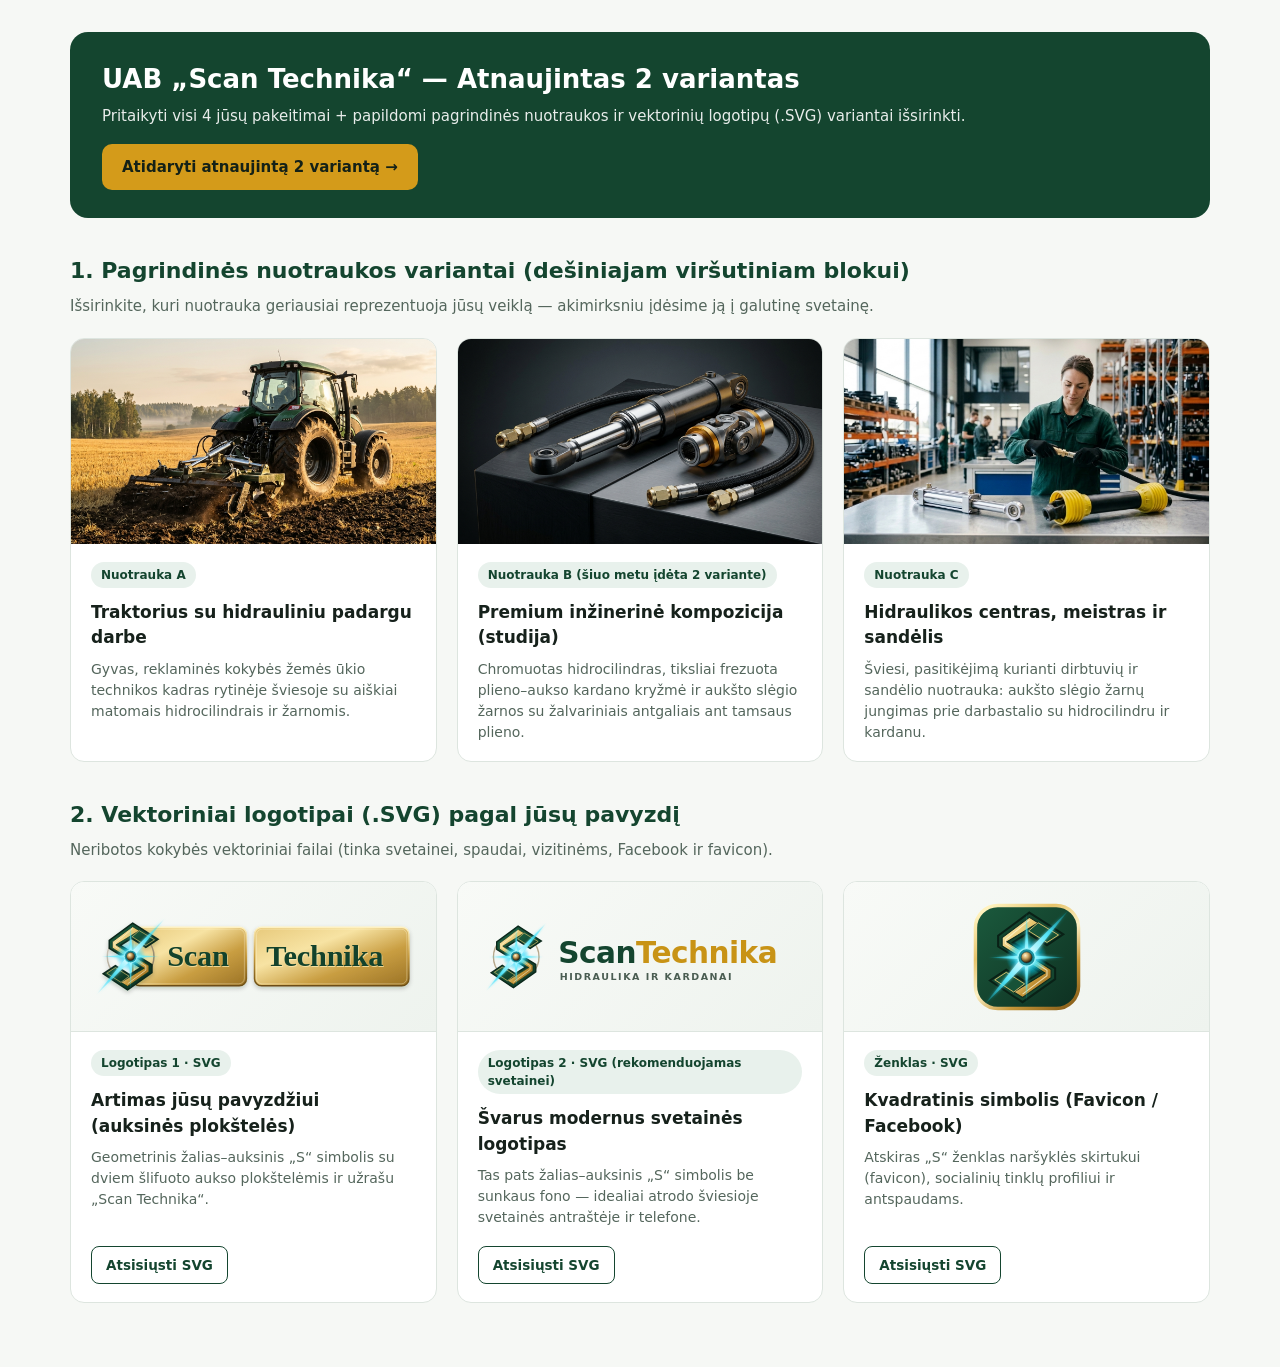
<file: pasirinkimai.html>
<!DOCTYPE html>
<html lang="lt">
<head>
  <meta charset="UTF-8">
  <meta name="viewport" content="width=device-width, initial-scale=1.0">
  <title>Scan Technika — Atnaujintas 2 variantas, nuotraukų ir vektorinių logotipų pasirinkimai</title>
  <style>
    :root {
      --bg: #f6f8f5;
      --surface: #ffffff;
      --green: #14452f;
      --green-soft: #e8f1ec;
      --gold: #d49b1a;
      --ink: #16211b;
      --muted: #54665c;
      --border: #dde5df;
    }
    * { box-sizing: border-box; }
    body {
      margin: 0;
      font-family: 'Segoe UI', system-ui, -apple-system, sans-serif;
      background: var(--bg);
      color: var(--ink);
      line-height: 1.5;
    }
    .wrap { max-width: 1180px; margin: 0 auto; padding: 32px 20px 64px; }
    header {
      background: var(--green);
      color: #fff;
      border-radius: 18px;
      padding: 28px 32px;
      display: flex;
      flex-wrap: wrap;
      align-items: center;
      justify-content: space-between;
      gap: 16px;
      margin-bottom: 32px;
    }
    header h1 { margin: 0 0 6px; font-size: 26px; }
    header p { margin: 0; opacity: 0.9; font-size: 15px; }
    .btn {
      display: inline-block;
      background: var(--gold);
      color: #142117;
      font-weight: 700;
      text-decoration: none;
      padding: 12px 20px;
      border-radius: 10px;
      font-size: 15px;
    }
    .btn:hover { filter: brightness(1.06); }
    .btn-outline {
      display: inline-block;
      border: 1.5px solid var(--green);
      color: var(--green);
      font-weight: 600;
      text-decoration: none;
      padding: 8px 14px;
      border-radius: 8px;
      font-size: 13.5px;
    }
    h2 { font-size: 22px; margin: 36px 0 8px; color: var(--green); }
    .sub { margin: 0 0 20px; color: var(--muted); font-size: 15px; }
    .grid-3 {
      display: grid;
      grid-template-columns: repeat(auto-fit, minmax(300px, 1fr));
      gap: 20px;
    }
    .card {
      background: var(--surface);
      border: 1px solid var(--border);
      border-radius: 14px;
      overflow: hidden;
      display: flex;
      flex-direction: column;
    }
    .card img.photo {
      width: 100%;
      aspect-ratio: 16 / 9;
      object-fit: cover;
      display: block;
      background: #e9eeea;
    }
    .logo-stage {
      height: 150px;
      display: flex;
      align-items: center;
      justify-content: center;
      padding: 20px;
      background: linear-gradient(135deg, #f8faf7 0%, #eef3ee 100%);
      border-bottom: 1px solid var(--border);
    }
    .logo-stage img { max-width: 100%; max-height: 110px; object-fit: contain; }
    .card-body { padding: 18px 20px; flex: 1; display: flex; flex-direction: column; gap: 8px; }
    .badge {
      display: inline-block;
      width: fit-content;
      background: var(--green-soft);
      color: var(--green);
      font-weight: 700;
      font-size: 12px;
      padding: 4px 10px;
      border-radius: 99px;
    }
    .card h3 { margin: 4px 0 0; font-size: 17px; }
    .card p { margin: 0; color: var(--muted); font-size: 14px; flex: 1; }
    .card-actions { margin-top: 10px; display: flex; gap: 10px; flex-wrap: wrap; }
  </style>
</head>
<body>
  <div class="wrap">
    <header>
      <div>
        <h1>UAB „Scan Technika“ — Atnaujintas 2 variantas</h1>
        <p>Pritaikyti visi 4 jūsų pakeitimai + papildomi pagrindinės nuotraukos ir vektorinių logotipų (.SVG) variantai išsirinkti.</p>
      </div>
      <a class="btn" href="variant-2-nordic/">Atidaryti atnaujintą 2 variantą →</a>
    </header>

    <h2>1. Pagrindinės nuotraukos variantai (dešiniajam viršutiniam blokui)</h2>
    <p class="sub">Išsirinkite, kuri nuotrauka geriausiai reprezentuoja jūsų veiklą — akimirksniu įdėsime ją į galutinę svetainę.</p>
    <div class="grid-3">
      <article class="card">
        <img class="photo" src="hero-options/hero-opt-1-tractor-pto.jpg" alt="Traktorius su hidrauliniu padargu auksiniame lauke">
        <div class="card-body">
          <span class="badge">Nuotrauka A</span>
          <h3>Traktorius su hidrauliniu padargu darbe</h3>
          <p>Gyvas, reklaminės kokybės žemės ūkio technikos kadras rytinėje šviesoje su aiškiai matomais hidrocilindrais ir žarnomis.</p>
        </div>
      </article>
      <article class="card">
        <img class="photo" src="hero-options/hero-opt-2-studio-components.jpg" alt="Premium studijinė hidrocilindro, kardano kryžmės ir žarnų kompozicija">
        <div class="card-body">
          <span class="badge">Nuotrauka B (šiuo metu įdėta 2 variante)</span>
          <h3>Premium inžinerinė kompozicija (studija)</h3>
          <p>Chromuotas hidrocilindras, tiksliai frezuota plieno–aukso kardano kryžmė ir aukšto slėgio žarnos su žalvariniais antgaliais ant tamsaus plieno.</p>
        </div>
      </article>
      <article class="card">
        <img class="photo" src="hero-options/hero-opt-3-machinery-hydraulics.jpg" alt="Šiuolaikinis hidraulikos surinkimo ir sandėlio centras">
        <div class="card-body">
          <span class="badge">Nuotrauka C</span>
          <h3>Hidraulikos centras, meistras ir sandėlis</h3>
          <p>Šviesi, pasitikėjimą kurianti dirbtuvių ir sandėlio nuotrauka: aukšto slėgio žarnų jungimas prie darbastalio su hidrocilindru ir kardanu.</p>
        </div>
      </article>
    </div>

    <h2>2. Vektoriniai logotipai (.SVG) pagal jūsų pavyzdį</h2>
    <p class="sub">Neribotos kokybės vektoriniai failai (tinka svetainei, spaudai, vizitinėms, Facebook ir favicon).</p>
    <div class="grid-3">
      <article class="card">
        <div class="logo-stage">
          <img src="logo-vectors/scantechnika-logo-gold-plates.svg" alt="Scan Technika auksinės plokštelės SVG">
        </div>
        <div class="card-body">
          <span class="badge">Logotipas 1 · SVG</span>
          <h3>Artimas jūsų pavyzdžiui (auksinės plokštelės)</h3>
          <p>Geometrinis žalias–auksinis „S“ simbolis su dviem šlifuoto aukso plokštelėmis ir užrašu „Scan Technika“.</p>
          <div class="card-actions">
            <a class="btn-outline" href="logo-vectors/scantechnika-logo-gold-plates.svg" download>Atsisiųsti SVG</a>
          </div>
        </div>
      </article>
      <article class="card">
        <div class="logo-stage">
          <img src="logo-vectors/scantechnika-logo-clean-light.svg" alt="Scan Technika švarus svetainės logotipas SVG">
        </div>
        <div class="card-body">
          <span class="badge">Logotipas 2 · SVG (rekomenduojamas svetainei)</span>
          <h3>Švarus modernus svetainės logotipas</h3>
          <p>Tas pats žalias–auksinis „S“ simbolis be sunkaus fono — idealiai atrodo šviesioje svetainės antraštėje ir telefone.</p>
          <div class="card-actions">
            <a class="btn-outline" href="logo-vectors/scantechnika-logo-clean-light.svg" download>Atsisiųsti SVG</a>
          </div>
        </div>
      </article>
      <article class="card">
        <div class="logo-stage">
          <img src="logo-vectors/scantechnika-logo-icon.svg" alt="Scan Technika ženklas ir favicon SVG">
        </div>
        <div class="card-body">
          <span class="badge">Ženklas · SVG</span>
          <h3>Kvadratinis simbolis (Favicon / Facebook)</h3>
          <p>Atskiras „S“ ženklas naršyklės skirtukui (favicon), socialinių tinklų profiliui ir antspaudams.</p>
          <div class="card-actions">
            <a class="btn-outline" href="logo-vectors/scantechnika-logo-icon.svg" download>Atsisiųsti SVG</a>
          </div>
        </div>
      </article>
    </div>
  </div>
</body>
</html>
</file>
<file: variant-1-lasersupply/styles.css>
/* ==========================================================================
   UAB „Scan Technika“ — Variant 1 (LaserSupply-inspired Precision B2B)
   Palette: #f1f4f6 ground | #1b283a navy-slate | #9f241d crimson | #ffffff cards
   ========================================================================== */

:root {
  --bg-page: #f1f4f6;
  --bg-surface: #ffffff;
  --bg-well: #f7f9fb;
  --bg-well-alt: #eef1f4;
  --navy: #1b283a;
  --navy-deep: #141e2a;
  --navy-muted: #3c4a5a;
  --text-muted: #5c6770;
  --text-subtle: #6b7684;
  --crimson: #9f241d;
  --crimson-hover: #8c1f19;
  --border: #e4e8ec;
  --border-strong: #d5dbe2;
  --radius-sm: 4px;
  --radius-md: 6px;
  --radius-lg: 8px;
  --container-max: 1440px;
  --shadow-card: 0 1px 2px rgba(27, 40, 58, 0.05);
  --shadow-card-hover: 0 8px 24px rgba(27, 40, 58, 0.08);
  --font-sans: 'Inter', -apple-system, BlinkMacSystemFont, 'Segoe UI', Roboto, Arial, sans-serif;
}

*, *::before, *::after {
  box-sizing: border-box;
}

html {
  scroll-behavior: smooth;
  -webkit-font-smoothing: antialiased;
  -moz-osx-font-smoothing: grayscale;
}

body {
  margin: 0;
  font-family: var(--font-sans);
  background-color: var(--bg-page);
  color: var(--navy);
  line-height: 1.5;
  overflow-x: hidden;
}

img {
  max-width: 100%;
  display: block;
}

a {
  color: inherit;
  text-decoration: none;
}

button, input, textarea, select {
  font-family: inherit;
}

.sr-only {
  position: absolute;
  width: 1px;
  height: 1px;
  padding: 0;
  margin: -1px;
  overflow: hidden;
  clip: rect(0, 0, 0, 0);
  white-space: nowrap;
  border: 0;
}

.container {
  width: 100%;
  max-width: var(--container-max);
  margin: 0 auto;
  padding: 0 16px;
}

@media (min-width: 640px) {
  .container { padding: 0 24px; }
}

@media (min-width: 1024px) {
  .container { padding: 0 36px; }
}

/* ==========================================================================
   HEADER (3-Tier LaserSupply Architecture)
   ========================================================================== */
.site-header {
  position: relative;
  z-index: 50;
  background: var(--bg-surface);
}

/* Tier 1: Utility bar */
.utility-bar {
  border-bottom: 1px solid #e6eaee;
  background: var(--bg-surface);
  font-size: 13px;
  color: var(--navy);
}

.utility-bar__inner {
  min-height: 42px;
  display: flex;
  align-items: center;
  justify-content: space-between;
  gap: 12px;
  padding-top: 6px;
  padding-bottom: 6px;
  flex-wrap: wrap;
}

.utility-bar__left,
.utility-bar__right {
  display: flex;
  align-items: center;
  gap: 16px;
  flex-wrap: wrap;
}

.utility-bar__link {
  display: inline-flex;
  align-items: center;
  gap: 6px;
  font-weight: 500;
  transition: color 0.15s ease;
}

.utility-bar__link:hover {
  color: var(--crimson);
}

.utility-bar__meta {
  color: var(--text-muted);
}

.utility-bar__sep {
  color: var(--border-strong);
}

.hide-mobile {
  display: none;
}

@media (min-width: 768px) {
  .hide-mobile { display: inline-flex; }
}

/* Tier 2: Brand & Primary Nav */
.brand-bar {
  background: var(--bg-surface);
}

.brand-bar__inner {
  min-height: 80px;
  display: flex;
  align-items: center;
  justify-content: space-between;
  gap: 20px;
}

.brand-logo {
  display: flex;
  align-items: center;
  gap: 14px;
  min-width: 0;
}

.brand-logo__img {
  height: 40px;
  width: auto;
  object-fit: contain;
}

@media (min-width: 640px) {
  .brand-logo__img { height: 46px; }
}

.brand-logo__tagline {
  display: none;
  border-left: 1px solid var(--border);
  padding-left: 14px;
  font-size: 11px;
  font-weight: 600;
  text-transform: uppercase;
  letter-spacing: 0.08em;
  color: var(--text-muted);
  line-height: 1.35;
  max-width: 210px;
}

@media (min-width: 1180px) {
  .brand-logo__tagline { display: block; }
}

.main-nav {
  display: none;
  align-items: center;
  gap: 28px;
}

@media (min-width: 1024px) {
  .main-nav { display: flex; }
}

.main-nav__link {
  font-size: 13.5px;
  font-weight: 600;
  text-transform: uppercase;
  letter-spacing: 0.04em;
  color: var(--navy);
  padding: 6px 0;
  position: relative;
  transition: color 0.15s ease;
}

.main-nav__link:hover,
.main-nav__link.is-active {
  color: var(--crimson);
}

.main-nav__link.is-active::after {
  content: '';
  position: absolute;
  left: 0;
  right: 0;
  bottom: -2px;
  height: 2px;
  background: var(--crimson);
}

.nav-eshop-btn {
  display: inline-flex;
  align-items: center;
  gap: 8px;
  height: 40px;
  padding: 0 18px;
  background: var(--crimson);
  color: #ffffff;
  font-size: 13px;
  font-weight: 700;
  text-transform: uppercase;
  letter-spacing: 0.04em;
  border-radius: var(--radius-sm);
  transition: background-color 0.15s ease;
  white-space: nowrap;
}

.nav-eshop-btn:hover {
  background: var(--crimson-hover);
}

/* Mobile Menu Toggle */
.mobile-toggle {
  display: inline-flex;
  align-items: center;
  justify-content: center;
  gap: 8px;
  height: 42px;
  padding: 0 14px;
  background: var(--bg-well);
  border: 1px solid var(--border-strong);
  border-radius: var(--radius-sm);
  color: var(--navy);
  font-size: 13px;
  font-weight: 700;
  text-transform: uppercase;
  letter-spacing: 0.04em;
  cursor: pointer;
}

@media (min-width: 1024px) {
  .mobile-toggle { display: none; }
}

/* Mobile Drawer */
.mobile-drawer {
  display: none;
  background: var(--bg-surface);
  border-top: 1px solid var(--border);
  border-bottom: 2px solid var(--crimson);
  padding: 16px 0 20px;
}

.mobile-drawer.is-open {
  display: block;
}

@media (min-width: 1024px) {
  .mobile-drawer.is-open { display: none; }
}

.mobile-drawer__nav {
  display: flex;
  flex-direction: column;
  gap: 4px;
}

.mobile-drawer__link {
  display: flex;
  align-items: center;
  justify-content: space-between;
  padding: 12px 14px;
  font-size: 15px;
  font-weight: 600;
  color: var(--navy);
  border-radius: var(--radius-sm);
  transition: background-color 0.15s ease, color 0.15s ease;
}

.mobile-drawer__link:hover {
  background: var(--bg-well);
  color: var(--crimson);
}

.mobile-drawer__cta {
  margin-top: 12px;
  width: 100%;
  justify-content: center;
  height: 46px;
}

.mobile-drawer__contacts {
  margin-top: 14px;
  padding-top: 14px;
  border-top: 1px solid var(--border);
  display: flex;
  flex-direction: column;
  gap: 6px;
  font-size: 13px;
  color: var(--text-muted);
}

/* Tier 3: Dark Navy Command Bar */
.command-bar {
  background: var(--navy);
}

.command-bar__inner {
  padding-top: 14px;
  padding-bottom: 14px;
  display: flex;
  align-items: center;
  gap: 10px;
}

@media (min-width: 640px) {
  .command-bar__inner { gap: 14px; }
}

.catalog-menu-wrap {
  position: relative;
  flex-shrink: 0;
}

.catalog-btn {
  height: 48px;
  padding: 0 14px;
  background: var(--crimson);
  color: #ffffff;
  border: none;
  border-radius: var(--radius-sm);
  font-size: 13px;
  font-weight: 700;
  text-transform: uppercase;
  letter-spacing: 0.04em;
  display: inline-flex;
  align-items: center;
  gap: 10px;
  cursor: pointer;
  transition: background-color 0.15s ease;
}

@media (min-width: 640px) {
  .catalog-btn { padding: 0 20px; }
}

.catalog-btn:hover {
  background: var(--crimson-hover);
}

.catalog-btn__label {
  display: none;
}

@media (min-width: 768px) {
  .catalog-btn__label { display: inline; }
}

.catalog-dropdown {
  display: none;
  position: absolute;
  top: calc(100% + 6px);
  left: 0;
  width: min(320px, calc(100vw - 32px));
  background: var(--bg-surface);
  border: 1px solid var(--border-strong);
  border-radius: var(--radius-md);
  box-shadow: 0 16px 40px rgba(20, 30, 42, 0.22);
  padding: 8px;
  z-index: 60;
}

.catalog-dropdown.is-open {
  display: block;
}

.catalog-dropdown__item {
  display: flex;
  align-items: center;
  justify-content: space-between;
  width: 100%;
  padding: 10px 12px;
  border: none;
  background: transparent;
  text-align: left;
  font-size: 14px;
  font-weight: 500;
  color: var(--navy);
  border-radius: var(--radius-sm);
  cursor: pointer;
  transition: background-color 0.12s ease, color 0.12s ease;
}

.catalog-dropdown__item:hover {
  background: var(--bg-well);
  color: var(--crimson);
}

.search-form {
  flex: 1;
  min-width: 0;
  position: relative;
}

.search-input {
  width: 100%;
  height: 48px;
  background: #ffffff;
  border: 2px solid transparent;
  border-radius: var(--radius-sm);
  padding: 0 76px 0 16px;
  font-size: 14.5px;
  color: var(--navy);
  outline: none;
  transition: border-color 0.15s ease;
}

.search-input::placeholder {
  color: #8b95a1;
}

.search-input:focus {
  border-color: var(--crimson);
}

.search-clear {
  display: none;
  position: absolute;
  right: 42px;
  top: 50%;
  transform: translateY(-50%);
  width: 26px;
  height: 26px;
  border: none;
  background: var(--bg-well-alt);
  color: var(--navy);
  border-radius: 50%;
  font-size: 15px;
  line-height: 1;
  cursor: pointer;
  align-items: center;
  justify-content: center;
}

.search-clear.is-visible {
  display: inline-flex;
}

.search-icon {
  position: absolute;
  right: 14px;
  top: 50%;
  transform: translateY(-50%);
  color: #8b95a1;
  pointer-events: none;
}

.command-eshop-btn {
  height: 48px;
  padding: 0 14px;
  background: var(--crimson);
  color: #ffffff;
  border-radius: var(--radius-sm);
  font-size: 13px;
  font-weight: 700;
  text-transform: uppercase;
  letter-spacing: 0.04em;
  display: inline-flex;
  align-items: center;
  gap: 8px;
  flex-shrink: 0;
  transition: background-color 0.15s ease;
}

@media (min-width: 640px) {
  .command-eshop-btn { padding: 0 20px; }
}

.command-eshop-btn:hover {
  background: var(--crimson-hover);
}

.command-eshop-btn__label {
  display: none;
}

@media (min-width: 640px) {
  .command-eshop-btn__label { display: inline; }
}

/* ==========================================================================
   HERO SECTION (LaserSupply Crimson Card over Industrial Photography)
   ========================================================================== */
.hero {
  position: relative;
  background: var(--navy);
  overflow: hidden;
  min-height: 440px;
}

@media (min-width: 1024px) {
  .hero { min-height: 520px; }
}

.hero__bg {
  position: absolute;
  inset: 0;
  width: 100%;
  height: 100%;
  object-fit: cover;
  object-position: 65% center;
  opacity: 0.48;
}

.hero__scrim {
  position: absolute;
  inset: 0;
  background: linear-gradient(95deg, rgba(20, 30, 42, 0.88) 0%, rgba(27, 40, 58, 0.56) 55%, rgba(20, 30, 42, 0.35) 100%);
}

.hero__inner {
  position: relative;
  z-index: 2;
  min-height: 440px;
  padding-top: 40px;
  padding-bottom: 40px;
  display: grid;
  grid-template-columns: 1fr;
  align-items: center;
  gap: 28px;
}

@media (min-width: 1024px) {
  .hero__inner {
    min-height: 520px;
    grid-template-columns: minmax(0, 560px) 1fr;
    padding-top: 52px;
    padding-bottom: 52px;
  }
}

.hero-card {
  background: var(--crimson);
  color: #ffffff;
  border-radius: var(--radius-md);
  padding: 28px 24px;
  box-shadow: 0 20px 50px rgba(15, 23, 34, 0.38);
}

@media (min-width: 640px) {
  .hero-card { padding: 40px 40px; }
}

.hero-card__eyebrow {
  margin: 0;
  font-size: 11.5px;
  font-weight: 700;
  text-transform: uppercase;
  letter-spacing: 0.14em;
  color: rgba(255, 255, 255, 0.88);
}

.hero-card__title {
  margin: 12px 0 0;
  font-size: clamp(28px, 4.2vw, 42px);
  font-weight: 800;
  text-transform: uppercase;
  line-height: 1.08;
  letter-spacing: -0.02em;
}

.hero-card__lead {
  margin: 16px 0 0;
  font-size: 15px;
  line-height: 1.6;
  color: rgba(255, 255, 255, 0.92);
}

.hero-card__actions {
  margin-top: 24px;
  display: flex;
  flex-wrap: wrap;
  gap: 12px;
}

.btn {
  display: inline-flex;
  align-items: center;
  justify-content: center;
  gap: 8px;
  height: 44px;
  padding: 0 20px;
  font-size: 13px;
  font-weight: 700;
  text-transform: uppercase;
  letter-spacing: 0.04em;
  border-radius: var(--radius-sm);
  border: 1px solid transparent;
  cursor: pointer;
  transition: background-color 0.15s ease, color 0.15s ease, border-color 0.15s ease;
}

.btn--white {
  background: #ffffff;
  color: var(--navy);
}

.btn--white:hover {
  background: #f4f6f8;
}

.btn--outline-white {
  background: transparent;
  color: #ffffff;
  border-color: rgba(255, 255, 255, 0.5);
}

.btn--outline-white:hover {
  background: rgba(255, 255, 255, 0.12);
  border-color: #ffffff;
}

.btn--crimson {
  background: var(--crimson);
  color: #ffffff;
}

.btn--crimson:hover {
  background: var(--crimson-hover);
}

.btn--navy {
  background: var(--navy);
  color: #ffffff;
}

.btn--navy:hover {
  background: var(--navy-deep);
}

/* Right-side Hero Precision Spec Panel */
.hero-specs {
  display: none;
  justify-self: end;
  width: 100%;
  max-width: 390px;
  background: rgba(20, 30, 42, 0.86);
  backdrop-filter: blur(8px);
  border: 1px solid rgba(255, 255, 255, 0.14);
  border-radius: var(--radius-md);
  padding: 22px 24px;
  color: #ffffff;
}

@media (min-width: 1024px) {
  .hero-specs { display: block; }
}

.hero-specs__label {
  font-size: 11px;
  font-weight: 700;
  text-transform: uppercase;
  letter-spacing: 0.14em;
  color: #d5dbe2;
  margin-bottom: 14px;
}

.hero-specs__grid {
  display: grid;
  grid-template-columns: 1fr 1fr;
  gap: 12px;
}

.hero-spec-item {
  background: rgba(255, 255, 255, 0.06);
  border: 1px solid rgba(255, 255, 255, 0.08);
  border-radius: var(--radius-sm);
  padding: 12px;
}

.hero-spec-item__img {
  height: 70px;
  width: 100%;
  object-fit: contain;
  background: #ffffff;
  border-radius: 3px;
  padding: 6px;
  margin-bottom: 8px;
}

.hero-spec-item__title {
  font-size: 12.5px;
  font-weight: 700;
  line-height: 1.3;
}

.hero-spec-item__sub {
  font-size: 11px;
  color: rgba(255, 255, 255, 0.72);
  margin-top: 2px;
}

/* ==========================================================================
   TRUST STRIP
   ========================================================================== */
.trust-strip {
  background: var(--bg-surface);
  border-bottom: 1px solid var(--border);
}

.trust-strip__grid {
  display: grid;
  grid-template-columns: 1fr;
  gap: 0;
}

@media (min-width: 640px) {
  .trust-strip__grid { grid-template-columns: repeat(2, 1fr); }
}

@media (min-width: 1024px) {
  .trust-strip__grid { grid-template-columns: repeat(4, 1fr); }
}

.trust-item {
  display: flex;
  align-items: flex-start;
  gap: 14px;
  padding: 18px 16px;
  border-bottom: 1px solid var(--border);
}

@media (min-width: 1024px) {
  .trust-item {
    border-bottom: none;
    border-right: 1px solid var(--border);
    padding: 20px 20px;
  }
  .trust-item:last-child { border-right: none; }
}

.trust-item__icon {
  width: 38px;
  height: 38px;
  flex-shrink: 0;
  border-radius: var(--radius-sm);
  background: #fdf2f2;
  color: var(--crimson);
  display: flex;
  align-items: center;
  justify-content: center;
}

.trust-item__title {
  font-size: 14px;
  font-weight: 700;
  color: var(--navy);
}

.trust-item__desc {
  font-size: 12.5px;
  color: var(--text-subtle);
  margin-top: 2px;
}

/* ==========================================================================
   MAIN CONTENT & SECTION HEADERS
   ========================================================================== */
.main-content {
  padding-top: 44px;
  padding-bottom: 56px;
  display: flex;
  flex-direction: column;
  gap: 56px;
}

.section-head {
  display: flex;
  flex-direction: column;
  gap: 12px;
  margin-bottom: 24px;
}

@media (min-width: 768px) {
  .section-head {
    flex-direction: row;
    align-items: flex-end;
    justify-content: space-between;
  }
}

.section-head__eyebrow {
  font-size: 12px;
  font-weight: 700;
  text-transform: uppercase;
  letter-spacing: 0.12em;
  color: var(--crimson);
  margin: 0 0 6px;
}

.section-head__title {
  margin: 0;
  font-size: clamp(26px, 3.2vw, 36px);
  font-weight: 800;
  letter-spacing: -0.02em;
  color: var(--navy);
  line-height: 1.15;
}

.section-head__sub {
  margin: 8px 0 0;
  font-size: 15px;
  color: var(--navy-muted);
  max-width: 640px;
}

/* Filter Chips + Live Search Status */
.catalog-controls {
  display: flex;
  flex-wrap: wrap;
  align-items: center;
  justify-content: space-between;
  gap: 14px;
  margin-bottom: 22px;
}

.filter-chips {
  display: flex;
  flex-wrap: wrap;
  gap: 8px;
}

.filter-chip {
  height: 36px;
  padding: 0 14px;
  background: var(--bg-surface);
  border: 1px solid var(--border-strong);
  border-radius: var(--radius-sm);
  font-size: 13px;
  font-weight: 600;
  color: var(--navy);
  cursor: pointer;
  transition: all 0.15s ease;
}

.filter-chip:hover {
  border-color: var(--crimson);
  color: var(--crimson);
}

.filter-chip.is-active {
  background: var(--navy);
  border-color: var(--navy);
  color: #ffffff;
}

.search-status {
  font-size: 13.5px;
  font-weight: 600;
  color: var(--text-muted);
}

.search-status strong {
  color: var(--crimson);
}

/* ==========================================================================
   LASERSUPPLY CATEGORY CARDS (8 Featured Categories)
   ========================================================================== */
.category-grid {
  display: grid;
  grid-template-columns: 1fr;
  gap: 18px;
}

@media (min-width: 768px) {
  .category-grid {
    grid-template-columns: repeat(2, 1fr);
    gap: 22px;
  }
}

@media (min-width: 1280px) {
  .category-grid {
    grid-template-columns: repeat(2, 1fr);
    gap: 24px;
  }
}

.category-card {
  background: var(--bg-surface);
  border-radius: var(--radius-lg);
  padding: 24px 24px 22px;
  display: flex;
  flex-direction: column;
  box-shadow: var(--shadow-card);
  border: 1px solid transparent;
  transition: box-shadow 0.2s ease, border-color 0.2s ease, transform 0.2s ease;
}

@media (min-width: 640px) {
  .category-card { padding: 30px 32px 26px; }
}

.category-card:hover {
  box-shadow: var(--shadow-card-hover);
  border-color: var(--border-strong);
}

.category-card.is-hidden {
  display: none;
}

.category-card__top {
  display: flex;
  align-items: flex-start;
  justify-content: space-between;
  gap: 12px;
}

.category-card__title {
  margin: 0;
  font-size: clamp(19px, 2vw, 23px);
  font-weight: 700;
  letter-spacing: -0.015em;
  color: var(--navy);
  line-height: 1.25;
}

.category-card__badge {
  flex-shrink: 0;
  font-size: 11px;
  font-weight: 700;
  text-transform: uppercase;
  letter-spacing: 0.06em;
  padding: 4px 8px;
  border-radius: 3px;
  background: var(--bg-well-alt);
  color: var(--navy-muted);
}

.category-card__badge--accent {
  background: #fdf2f2;
  color: var(--crimson);
}

.category-card__divider {
  height: 1px;
  background: var(--border);
  margin: 14px 0 18px;
}

.category-card__body {
  display: flex;
  flex-direction: column-reverse;
  gap: 16px;
  flex: 1;
}

@media (min-width: 520px) {
  .category-card__body {
    flex-direction: row;
    align-items: flex-start;
    gap: 20px;
  }
}

.category-card__list {
  list-style: none;
  margin: 0;
  padding: 0;
  flex: 1;
  min-width: 0;
  display: flex;
  flex-direction: column;
  gap: 9px;
}

.category-card__item-btn {
  background: none;
  border: none;
  padding: 0;
  text-align: left;
  font-size: 14.5px;
  line-height: 1.4;
  color: var(--navy-muted);
  cursor: pointer;
  display: inline-flex;
  align-items: baseline;
  gap: 8px;
  transition: color 0.15s ease;
}

.category-card__item-btn::before {
  content: '›';
  color: var(--crimson);
  font-weight: 700;
}

.category-card__item-btn:hover {
  color: var(--crimson);
}

.category-card__media {
  width: 100%;
  height: 150px;
  flex-shrink: 0;
  background: var(--bg-well);
  border: 1px solid var(--bg-well-alt);
  border-radius: var(--radius-sm);
  overflow: hidden;
  display: flex;
  align-items: center;
  justify-content: center;
  padding: 12px;
}

@media (min-width: 520px) {
  .category-card__media {
    width: 168px;
    height: 142px;
  }
}

.category-card__media img {
  max-width: 100%;
  max-height: 100%;
  object-fit: contain;
  transition: transform 0.35s ease;
}

.category-card:hover .category-card__media img {
  transform: scale(1.06);
}

.category-card__footer {
  margin-top: 20px;
  padding-top: 14px;
  border-top: 1px solid var(--bg-well-alt);
  display: flex;
  align-items: center;
  justify-content: space-between;
  gap: 12px;
  flex-wrap: wrap;
}

.category-card__action {
  font-size: 14px;
  font-weight: 600;
  color: var(--navy);
  text-decoration: underline;
  text-underline-offset: 4px;
  text-decoration-color: var(--navy);
  background: none;
  border: none;
  padding: 0;
  cursor: pointer;
  transition: color 0.15s ease, text-decoration-color 0.15s ease;
}

.category-card__action:hover {
  color: var(--crimson);
  text-decoration-color: var(--crimson);
}

.category-card__sku-hint {
  font-size: 12px;
  font-weight: 600;
  color: var(--text-subtle);
}

/* Search Empty State */
.empty-state {
  display: none;
  background: var(--bg-surface);
  border: 1px dashed var(--border-strong);
  border-radius: var(--radius-lg);
  padding: 40px 24px;
  text-align: center;
}

.empty-state.is-visible {
  display: block;
}

.empty-state__title {
  margin: 0 0 8px;
  font-size: 20px;
  font-weight: 700;
}

.empty-state__desc {
  margin: 0 0 20px;
  font-size: 14.5px;
  color: var(--text-muted);
}

/* ==========================================================================
   ELTURGUS.LT E-SHOP SECTION („Verslui, ūkininkams“)
   ========================================================================== */
.eshop-section {
  background: var(--navy);
  color: #ffffff;
  border-radius: var(--radius-lg);
  overflow: hidden;
  box-shadow: var(--shadow-card);
}

.eshop-section__top {
  padding: 32px 24px 28px;
  display: flex;
  flex-direction: column;
  gap: 20px;
  border-bottom: 1px solid rgba(255, 255, 255, 0.1);
}

@media (min-width: 768px) {
  .eshop-section__top {
    padding: 40px 40px 32px;
    flex-direction: row;
    align-items: flex-end;
    justify-content: space-between;
  }
}

.eshop-section__eyebrow {
  display: inline-block;
  background: var(--crimson);
  color: #ffffff;
  font-size: 11px;
  font-weight: 700;
  text-transform: uppercase;
  letter-spacing: 0.12em;
  padding: 5px 10px;
  border-radius: 3px;
  margin-bottom: 12px;
}

.eshop-section__title {
  margin: 0;
  font-size: clamp(24px, 3vw, 34px);
  font-weight: 800;
  letter-spacing: -0.02em;
  line-height: 1.15;
}

.eshop-section__lead {
  margin: 10px 0 0;
  font-size: 15px;
  color: rgba(255, 255, 255, 0.8);
  max-width: 600px;
}

.eshop-grid {
  padding: 24px;
  display: grid;
  grid-template-columns: 1fr;
  gap: 12px;
}

@media (min-width: 560px) {
  .eshop-grid { grid-template-columns: repeat(2, 1fr); }
}

@media (min-width: 1024px) {
  .eshop-grid {
    padding: 32px 40px 40px;
    grid-template-columns: repeat(4, 1fr);
    gap: 14px;
  }
}

.eshop-card {
  background: rgba(255, 255, 255, 0.06);
  border: 1px solid rgba(255, 255, 255, 0.11);
  border-radius: var(--radius-md);
  padding: 18px 18px;
  display: flex;
  flex-direction: column;
  justify-content: space-between;
  gap: 12px;
  transition: background-color 0.18s ease, border-color 0.18s ease, transform 0.18s ease;
}

.eshop-card:hover {
  background: rgba(255, 255, 255, 0.11);
  border-color: var(--crimson);
  transform: translateY(-2px);
}

.eshop-card__num {
  font-size: 11px;
  font-weight: 700;
  letter-spacing: 0.1em;
  color: #f87171;
}

.eshop-card__name {
  font-size: 16px;
  font-weight: 700;
  color: #ffffff;
  margin: 4px 0 0;
}

.eshop-card__desc {
  font-size: 13px;
  color: rgba(255, 255, 255, 0.72);
  margin: 6px 0 0;
  line-height: 1.45;
}

.eshop-card__link {
  font-size: 12.5px;
  font-weight: 700;
  text-transform: uppercase;
  letter-spacing: 0.04em;
  color: #ffffff;
  display: inline-flex;
  align-items: center;
  gap: 6px;
}

.eshop-card--cta {
  background: var(--crimson);
  border-color: var(--crimson);
}

.eshop-card--cta:hover {
  background: var(--crimson-hover);
  border-color: #ffffff;
}

/* ==========================================================================
   ABOUT SPLIT BANNER (LaserSupply Signature Metric + Content Block)
   ========================================================================== */
.about-split {
  display: grid;
  grid-template-columns: 1fr;
  background: var(--bg-surface);
  border-radius: var(--radius-lg);
  overflow: hidden;
  box-shadow: var(--shadow-card);
}

@media (min-width: 960px) {
  .about-split {
    grid-template-columns: 300px 1fr;
  }
}

.about-split__metric {
  background: var(--crimson);
  color: #ffffff;
  padding: 32px 28px;
  display: flex;
  flex-direction: column;
  justify-content: flex-end;
  min-height: 220px;
}

.about-split__year {
  font-size: 64px;
  font-weight: 900;
  line-height: 0.95;
  letter-spacing: -0.04em;
}

.about-split__metric-label {
  margin: 12px 0 0;
  font-size: 15px;
  font-weight: 600;
  line-height: 1.4;
}

.about-split__content {
  padding: 28px 24px;
}

@media (min-width: 640px) {
  .about-split__content { padding: 38px 40px; }
}

.about-split__title {
  margin: 0;
  font-size: clamp(24px, 2.8vw, 32px);
  font-weight: 800;
  letter-spacing: -0.02em;
  color: var(--navy);
}

.about-split__subtitle {
  margin: 10px 0 0;
  font-size: 15.5px;
  font-weight: 600;
  color: var(--crimson);
}

.about-split__text {
  margin: 14px 0 0;
  font-size: 15px;
  line-height: 1.68;
  color: var(--navy-muted);
  max-width: 720px;
}

.about-pillars {
  margin-top: 24px;
  display: grid;
  grid-template-columns: 1fr;
  gap: 14px;
}

@media (min-width: 640px) {
  .about-pillars { grid-template-columns: repeat(3, 1fr); }
}

.about-pillar {
  background: var(--bg-well);
  border: 1px solid var(--border);
  border-radius: var(--radius-sm);
  padding: 14px 16px;
}

.about-pillar__title {
  font-size: 13.5px;
  font-weight: 700;
  color: var(--navy);
}

.about-pillar__desc {
  font-size: 12.5px;
  color: var(--text-subtle);
  margin-top: 4px;
}

/* ==========================================================================
   PARTNERS STRIP
   ========================================================================== */
.partners-grid {
  display: grid;
  grid-template-columns: repeat(2, 1fr);
  gap: 12px;
}

@media (min-width: 768px) {
  .partners-grid { grid-template-columns: repeat(3, 1fr); }
}

@media (min-width: 1120px) {
  .partners-grid { grid-template-columns: repeat(6, 1fr); }
}

.partner-card {
  background: var(--bg-surface);
  border: 1px solid var(--border);
  border-radius: var(--radius-md);
  padding: 18px 16px;
  display: flex;
  flex-direction: column;
  justify-content: center;
  min-height: 92px;
  transition: border-color 0.15s ease;
}

.partner-card:hover {
  border-color: var(--crimson);
}

.partner-card__name {
  font-size: 15px;
  font-weight: 800;
  letter-spacing: -0.01em;
  color: var(--navy);
}

.partner-card__origin {
  font-size: 12px;
  color: var(--text-subtle);
  margin-top: 4px;
}

/* ==========================================================================
   PRICING & CONTACTS PREVIEW (Zero Horizontal Overflow on 375px)
   ========================================================================== */
.pricing-card {
  background: var(--bg-surface);
  border-radius: var(--radius-lg);
  padding: 24px 20px;
  box-shadow: var(--shadow-card);
}

@media (min-width: 640px) {
  .pricing-card { padding: 32px 36px; }
}

.price-table {
  width: 100%;
  border-collapse: collapse;
}

.price-table thead {
  display: none;
}

@media (min-width: 768px) {
  .price-table thead { display: table-header-group; }
}

.price-table th {
  text-align: left;
  font-size: 12px;
  font-weight: 700;
  text-transform: uppercase;
  letter-spacing: 0.08em;
  color: var(--text-subtle);
  padding: 12px 14px;
  border-bottom: 2px solid var(--border);
}

.price-table tbody tr {
  display: flex;
  flex-direction: column;
  gap: 6px;
  padding: 16px 0;
  border-bottom: 1px solid var(--border);
}

@media (min-width: 768px) {
  .price-table tbody tr {
    display: table-row;
    padding: 0;
  }
}

.price-table td {
  padding: 2px 0;
  font-size: 14.5px;
  color: var(--navy);
  vertical-align: middle;
}

@media (min-width: 768px) {
  .price-table td { padding: 14px 14px; }
}

.price-table td::before {
  content: attr(data-label);
  display: inline-block;
  font-size: 11px;
  font-weight: 700;
  text-transform: uppercase;
  letter-spacing: 0.06em;
  color: var(--text-subtle);
  margin-right: 8px;
}

@media (min-width: 768px) {
  .price-table td::before { display: none; }
}

.price-table__name {
  font-weight: 700;
  color: var(--navy);
}

.price-table__spec {
  color: var(--navy-muted);
  font-size: 13.5px;
}

.price-table__price {
  font-weight: 800;
  color: var(--crimson);
  font-variant-numeric: tabular-nums;
  white-space: nowrap;
}

.price-table__btn {
  background: var(--bg-well);
  border: 1px solid var(--border-strong);
  color: var(--navy);
  font-size: 12px;
  font-weight: 700;
  text-transform: uppercase;
  letter-spacing: 0.04em;
  padding: 8px 12px;
  border-radius: var(--radius-sm);
  cursor: pointer;
  transition: all 0.15s ease;
}

.price-table__btn:hover {
  background: var(--crimson);
  border-color: var(--crimson);
  color: #ffffff;
}

.pricing-note {
  margin: 18px 0 0;
  font-size: 13px;
  color: var(--text-muted);
}

/* Contacts + Inquiry Form Grid */
.contact-grid {
  display: grid;
  grid-template-columns: 1fr;
  gap: 24px;
}

@media (min-width: 960px) {
  .contact-grid {
    grid-template-columns: 1fr 1.25fr;
    gap: 28px;
  }
}

.contact-info-card,
.inquiry-card {
  background: var(--bg-surface);
  border-radius: var(--radius-lg);
  padding: 26px 22px;
  box-shadow: var(--shadow-card);
}

@media (min-width: 640px) {
  .contact-info-card,
  .inquiry-card { padding: 34px 36px; }
}

.contact-list {
  list-style: none;
  margin: 20px 0 0;
  padding: 0;
  display: flex;
  flex-direction: column;
  gap: 16px;
}

.contact-list__item {
  display: flex;
  align-items: flex-start;
  gap: 12px;
  padding-bottom: 14px;
  border-bottom: 1px solid var(--bg-well-alt);
}

.contact-list__item:last-child {
  border-bottom: none;
  padding-bottom: 0;
}

.contact-list__label {
  display: block;
  font-size: 11.5px;
  font-weight: 700;
  text-transform: uppercase;
  letter-spacing: 0.08em;
  color: var(--text-subtle);
  margin-bottom: 2px;
}

.contact-list__value {
  font-size: 15px;
  font-weight: 600;
  color: var(--navy);
  word-break: break-word;
}

.contact-list__value a {
  color: var(--navy);
  transition: color 0.15s ease;
}

.contact-list__value a:hover {
  color: var(--crimson);
  text-decoration: underline;
}

.fb-link {
  margin-top: 20px;
  display: inline-flex;
  align-items: center;
  gap: 10px;
  padding: 10px 16px;
  background: var(--bg-well);
  border: 1px solid var(--border-strong);
  border-radius: var(--radius-sm);
  font-size: 13.5px;
  font-weight: 600;
  color: var(--navy);
  transition: border-color 0.15s ease, color 0.15s ease;
}

.fb-link:hover {
  border-color: var(--crimson);
  color: var(--crimson);
}

/* Inquiry Form */
.form-grid {
  margin-top: 20px;
  display: grid;
  grid-template-columns: 1fr;
  gap: 14px;
}

@media (min-width: 640px) {
  .form-grid--2col { grid-template-columns: 1fr 1fr; }
}

.form-field {
  display: flex;
  flex-direction: column;
  gap: 6px;
}

.form-label {
  font-size: 13px;
  font-weight: 600;
  color: var(--navy);
}

.form-input,
.form-textarea,
.form-select {
  width: 100%;
  background: var(--bg-well);
  border: 1px solid var(--border-strong);
  border-radius: var(--radius-sm);
  padding: 11px 14px;
  font-size: 14.5px;
  color: var(--navy);
  outline: none;
  transition: border-color 0.15s ease, background-color 0.15s ease;
}

.form-input:focus,
.form-textarea:focus,
.form-select:focus {
  background: #ffffff;
  border-color: var(--crimson);
}

.form-textarea {
  min-height: 112px;
  resize: vertical;
}

.form-feedback {
  display: none;
  margin-top: 14px;
  padding: 14px 16px;
  border-radius: var(--radius-sm);
  background: #ecfdf5;
  border: 1px solid #a7f3d0;
  color: #065f46;
  font-size: 14px;
  font-weight: 600;
}

.form-feedback.is-visible {
  display: block;
}

/* ==========================================================================
   PRE-FOOTER CTA BAND & FOOTER (LaserSupply Deep Navy Architecture)
   ========================================================================== */
.prefooter-band {
  background: var(--navy-deep);
  color: #ffffff;
  padding: 44px 0;
}

.prefooter-band__inner {
  display: flex;
  flex-direction: column;
  gap: 20px;
}

@media (min-width: 768px) {
  .prefooter-band__inner {
    flex-direction: row;
    align-items: center;
    justify-content: space-between;
  }
}

.prefooter-band__title {
  margin: 0;
  font-size: clamp(22px, 2.8vw, 30px);
  font-weight: 800;
  letter-spacing: -0.02em;
}

.prefooter-band__sub {
  margin: 8px 0 0;
  font-size: 14.5px;
  color: rgba(255, 255, 255, 0.76);
  max-width: 580px;
}

.site-footer {
  background: var(--navy);
  color: #ffffff;
}

.footer-grid {
  padding: 44px 0 36px;
  display: grid;
  grid-template-columns: 1fr;
  gap: 32px;
}

@media (min-width: 768px) {
  .footer-grid { grid-template-columns: 1.2fr 1fr 1fr; }
}

.footer-heading {
  margin: 0 0 14px;
  font-size: 14px;
  font-weight: 700;
  text-transform: uppercase;
  letter-spacing: 0.08em;
  color: #ffffff;
}

.footer-text {
  margin: 0 0 8px;
  font-size: 14px;
  color: rgba(255, 255, 255, 0.78);
  line-height: 1.6;
}

.footer-links {
  list-style: none;
  margin: 0;
  padding: 0;
  display: flex;
  flex-direction: column;
  gap: 8px;
  font-size: 14px;
  color: rgba(255, 255, 255, 0.8);
}

.footer-links a:hover {
  color: #ffffff;
  text-decoration: underline;
}

.footer-bottom {
  border-top: 1px solid rgba(255, 255, 255, 0.1);
  padding: 18px 0;
  font-size: 13px;
  color: rgba(255, 255, 255, 0.65);
}

.footer-bottom__inner {
  display: flex;
  flex-direction: column;
  gap: 8px;
}

@media (min-width: 640px) {
  .footer-bottom__inner {
    flex-direction: row;
    align-items: center;
    justify-content: space-between;
  }
}
</file>
